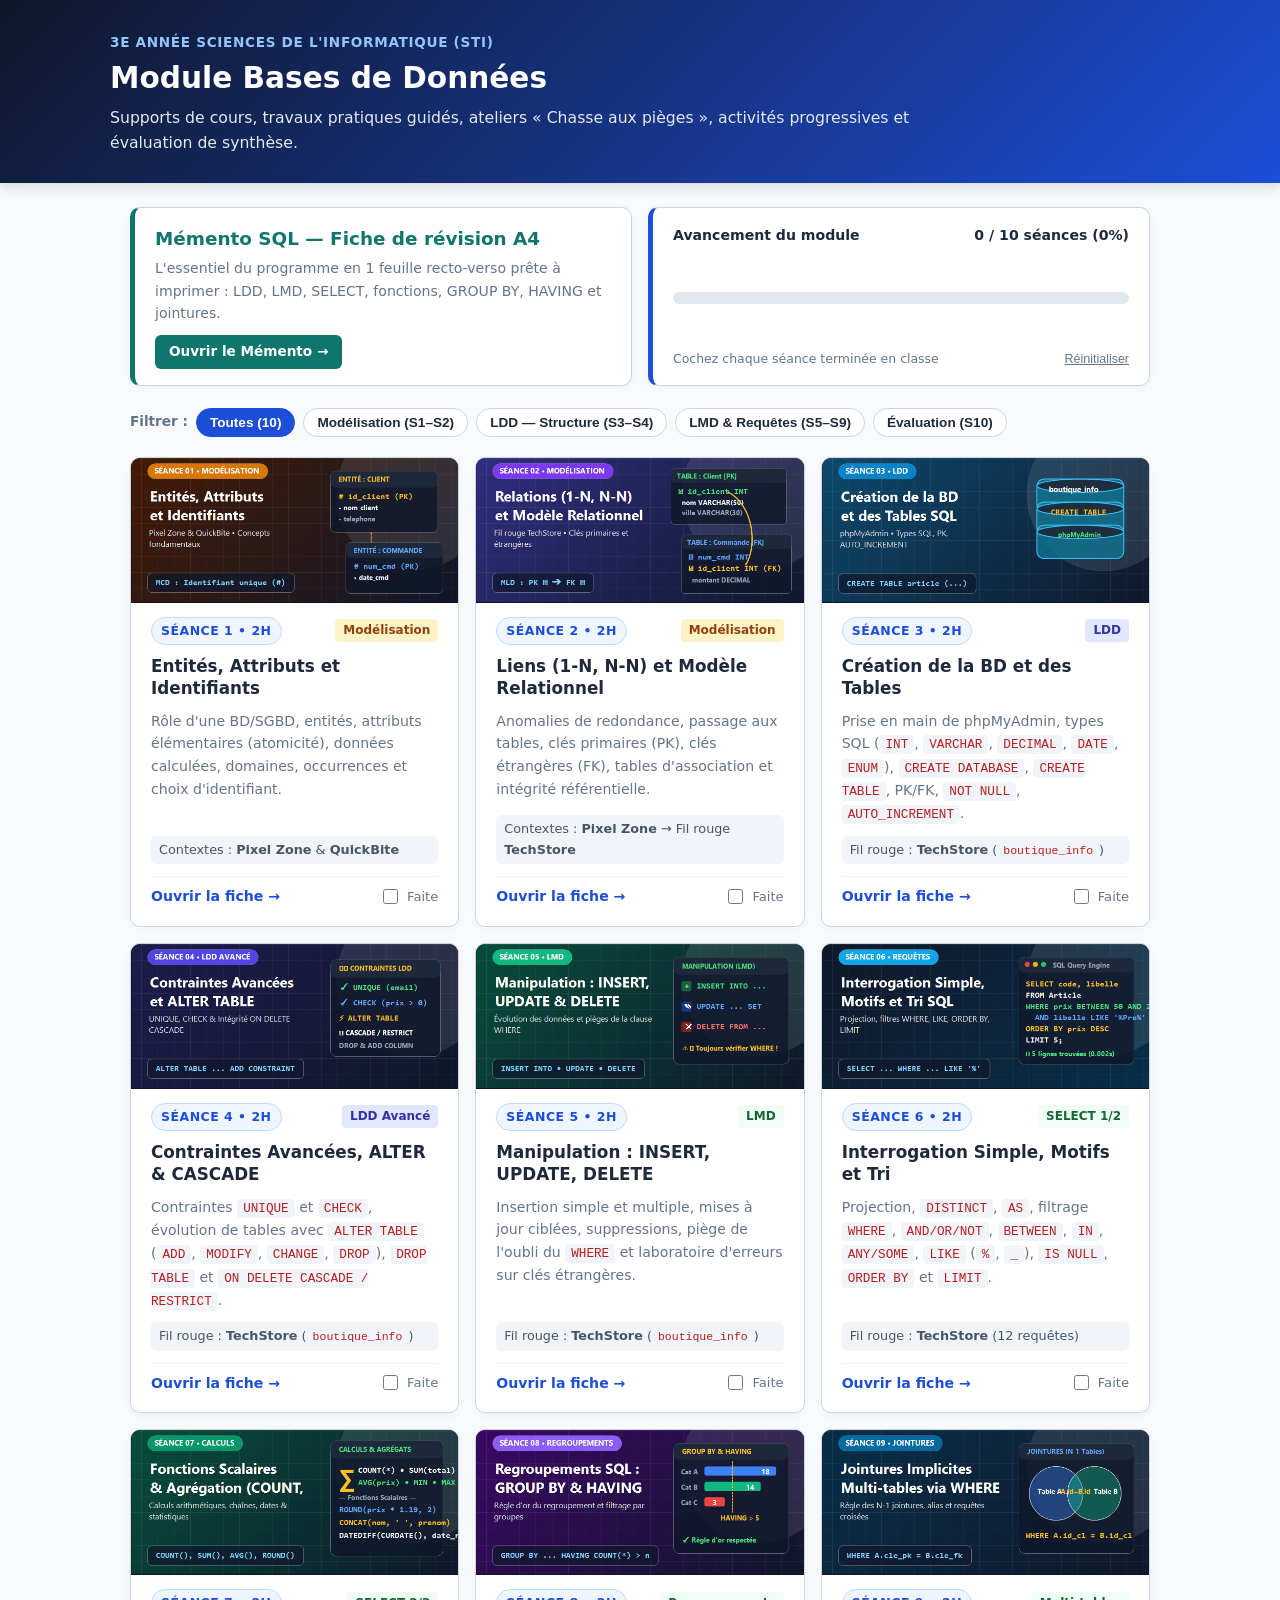
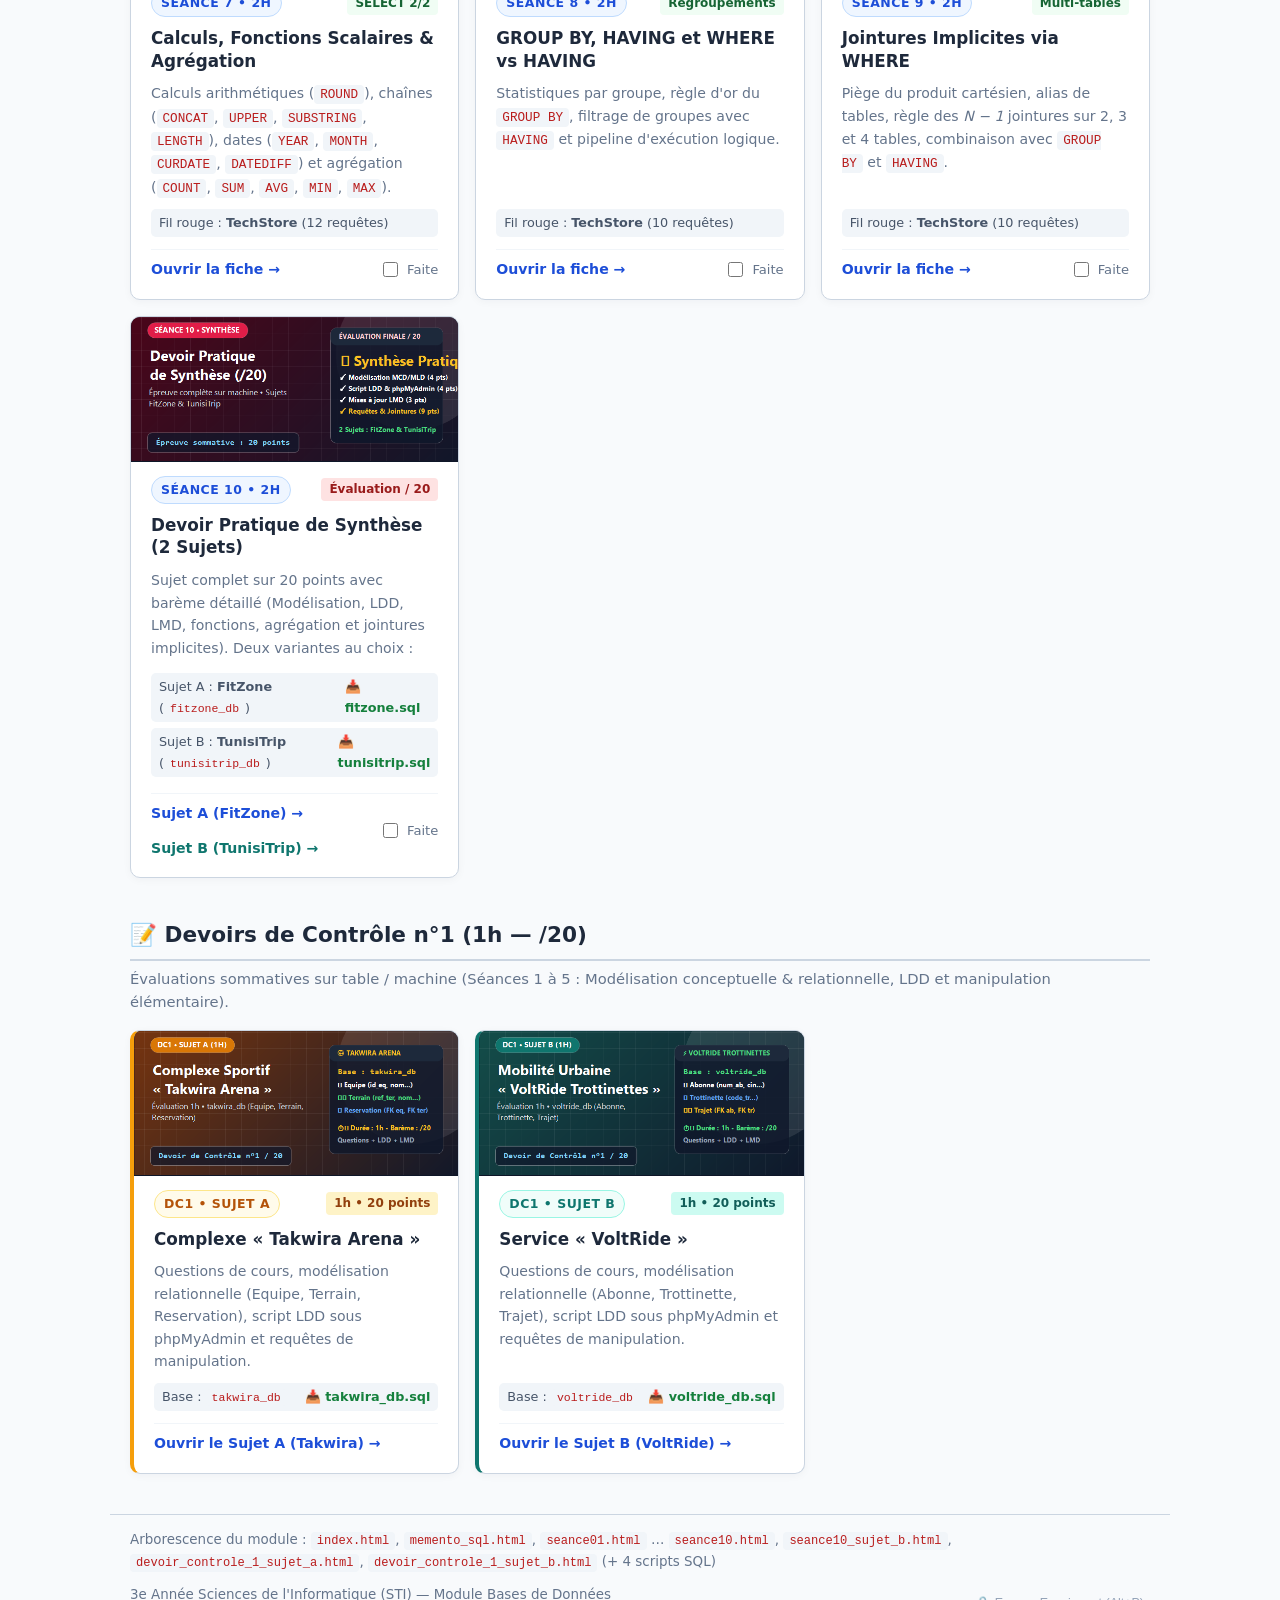
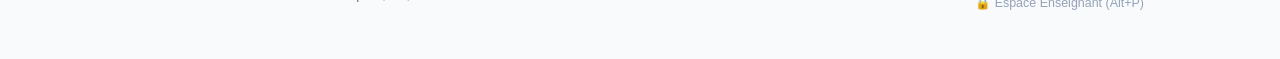
<file: index.html>
<!DOCTYPE html>
<html lang="fr">

<head>
  <meta charset="UTF-8">
  <meta name="viewport" content="width=device-width, initial-scale=1.0">
  <title>Module Bases de Données — Sommaire des 10 Séances (3e Info STI)</title>
  <link rel="stylesheet" href="assets/style.css">
</head>

<body>

  <header class="hero">
    <div class="hero-inner">
      <div class="hero-meta">3e Année Sciences de l'Informatique (STI)</div>
      <h1>Module Bases de Données</h1>
      <p>Supports de cours, travaux pratiques guidés, ateliers « Chasse aux pièges », activités progressives et
        évaluation de synthèse.</p>
      <div id="teacherBannerIndex" class="teacher-banner-index">
        <span>🎓 <strong>Mode Enseignant actif</strong> — Les corrigés et découpages horaires sont déverrouillés sur l'ensemble du module.</span>
        <button id="btnIndexLogout" class="btn-teacher-logout" type="button">🔒 Verrouiller (Mode Élève)</button>
      </div>
    </div>
  </header>

  <main class="index-container">

    <!-- Panneaux supérieurs : Mémento + Suivi -->
    <section class="top-panels">
      <div class="panel panel-memento">
        <div>
          <h2>Mémento SQL — Fiche de révision A4</h2>
          <p>L'essentiel du programme en 1 feuille recto-verso prête à imprimer : LDD, LMD, SELECT, fonctions, GROUP BY,
            HAVING et jointures.</p>
        </div>
        <a class="btn-link" href="memento_sql.html">Ouvrir le Mémento →</a>
      </div>

      <div class="panel panel-progress">
        <div class="progress-header">
          <span>Avancement du module</span>
          <span id="progressText">0 / 10 séances (0%)</span>
        </div>
        <div class="progress-bar-bg">
          <div id="progressFill" class="progress-bar-fill"></div>
        </div>
        <div class="progress-footer">
          <span>Cochez chaque séance terminée en classe</span>
          <button id="btnReset" class="btn-reset" type="button">Réinitialiser</button>
        </div>
      </div>
    </section>

    <!-- Filtres par partie -->
    <nav class="filter-bar" aria-label="Filtrer les séances par thème">
      <span class="filter-label">Filtrer :</span>
      <button class="filter-btn active" data-filter="all" type="button">Toutes (10)</button>
      <button class="filter-btn" data-filter="model" type="button">Modélisation (S1–S2)</button>
      <button class="filter-btn" data-filter="ldd" type="button">LDD — Structure (S3–S4)</button>
      <button class="filter-btn" data-filter="lmd" type="button">LMD &amp; Requêtes (S5–S9)</button>
      <button class="filter-btn" data-filter="eval" type="button">Évaluation (S10)</button>
    </nav>

    <!-- Grille des 10 séances -->
    <section class="sessions-grid" id="sessionsGrid">

      <!-- Séance 1 -->
      <article class="card" data-cat="model" data-id="s01">
        <div class="card-thumb">
          <img src="assets/images/seance01.png" alt="Illustration Séance 1 — Entités, Attributs et Identifiants" loading="lazy">
        </div>
        <div class="card-top">
          <span class="session-num">Séance 1 • 2h</span>
          <span class="tag-cat tag-model">Modélisation</span>
        </div>
        <h3>Entités, Attributs et Identifiants</h3>
        <p>Rôle d'une BD/SGBD, entités, attributs élémentaires (atomicité), données calculées, domaines, occurrences et
          choix d'identifiant.</p>
        <div class="card-context">Contextes : <strong>Pixel Zone</strong> &amp; <strong>QuickBite</strong></div>
        <div class="card-actions">
          <a class="open-link" href="seance01.html">Ouvrir la fiche →</a>
          <label class="check-label"><input type="checkbox" class="session-check"> Faite</label>
        </div>
      </article>

      <!-- Séance 2 -->
      <article class="card" data-cat="model" data-id="s02">
        <div class="card-thumb">
          <img src="assets/images/seance02.png" alt="Illustration Séance 2 — Relations et Modèle Relationnel" loading="lazy">
        </div>
        <div class="card-top">
          <span class="session-num">Séance 2 • 2h</span>
          <span class="tag-cat tag-model">Modélisation</span>
        </div>
        <h3>Liens (1-N, N-N) et Modèle Relationnel</h3>
        <p>Anomalies de redondance, passage aux tables, clés primaires (PK), clés étrangères (FK), tables d'association
          et intégrité référentielle.</p>
        <div class="card-context">Contextes : <strong>Pixel Zone</strong> → Fil rouge <strong>TechStore</strong></div>
        <div class="card-actions">
          <a class="open-link" href="seance02.html">Ouvrir la fiche →</a>
          <label class="check-label"><input type="checkbox" class="session-check"> Faite</label>
        </div>
      </article>

      <!-- Séance 3 -->
      <article class="card" data-cat="ldd" data-id="s03">
        <div class="card-thumb">
          <img src="assets/images/seance03.png" alt="Illustration Séance 3 — Création de la BD et des Tables SQL" loading="lazy">
        </div>
        <div class="card-top">
          <span class="session-num">Séance 3 • 2h</span>
          <span class="tag-cat tag-ldd">LDD</span>
        </div>
        <h3>Création de la BD et des Tables</h3>
        <p>Prise en main de phpMyAdmin, types SQL (<code>INT</code>, <code>VARCHAR</code>, <code>DECIMAL</code>,
          <code>DATE</code>, <code>ENUM</code>), <code>CREATE DATABASE</code>, <code>CREATE TABLE</code>, PK/FK,
          <code>NOT NULL</code>, <code>AUTO_INCREMENT</code>.</p>
        <div class="card-context">Fil rouge : <strong>TechStore</strong> (<code>boutique_info</code>)</div>
        <div class="card-actions">
          <a class="open-link" href="seance03.html">Ouvrir la fiche →</a>
          <label class="check-label"><input type="checkbox" class="session-check"> Faite</label>
        </div>
      </article>

      <!-- Séance 4 -->
      <article class="card" data-cat="ldd" data-id="s04">
        <div class="card-thumb">
          <img src="assets/images/seance04.png" alt="Illustration Séance 4 — Contraintes Avancées, ALTER et CASCADE" loading="lazy">
        </div>
        <div class="card-top">
          <span class="session-num">Séance 4 • 2h</span>
          <span class="tag-cat tag-ldd">LDD Avancé</span>
        </div>
        <h3>Contraintes Avancées, ALTER &amp; CASCADE</h3>
        <p>Contraintes <code>UNIQUE</code> et <code>CHECK</code>, évolution de tables avec <code>ALTER TABLE</code>
          (<code>ADD</code>, <code>MODIFY</code>, <code>CHANGE</code>, <code>DROP</code>), <code>DROP TABLE</code> et
          <code>ON DELETE CASCADE / RESTRICT</code>.</p>
        <div class="card-context">Fil rouge : <strong>TechStore</strong> (<code>boutique_info</code>)</div>
        <div class="card-actions">
          <a class="open-link" href="seance04.html">Ouvrir la fiche →</a>
          <label class="check-label"><input type="checkbox" class="session-check"> Faite</label>
        </div>
      </article>

      <!-- Séance 5 -->
      <article class="card" data-cat="lmd" data-id="s05">
        <div class="card-thumb">
          <img src="assets/images/seance05.png" alt="Illustration Séance 5 — Manipulation INSERT, UPDATE, DELETE" loading="lazy">
        </div>
        <div class="card-top">
          <span class="session-num">Séance 5 • 2h</span>
          <span class="tag-cat tag-lmd">LMD</span>
        </div>
        <h3>Manipulation : INSERT, UPDATE, DELETE</h3>
        <p>Insertion simple et multiple, mises à jour ciblées, suppressions, piège de l'oubli du <code>WHERE</code> et
          laboratoire d'erreurs sur clés étrangères.</p>
        <div class="card-context">Fil rouge : <strong>TechStore</strong> (<code>boutique_info</code>)</div>
        <div class="card-actions">
          <a class="open-link" href="seance05.html">Ouvrir la fiche →</a>
          <label class="check-label"><input type="checkbox" class="session-check"> Faite</label>
        </div>
      </article>

      <!-- Séance 6 -->
      <article class="card" data-cat="lmd" data-id="s06">
        <div class="card-thumb">
          <img src="assets/images/seance06.png" alt="Illustration Séance 6 — Interrogation Simple, Motifs et Tri" loading="lazy">
        </div>
        <div class="card-top">
          <span class="session-num">Séance 6 • 2h</span>
          <span class="tag-cat tag-lmd">SELECT 1/2</span>
        </div>
        <h3>Interrogation Simple, Motifs et Tri</h3>
        <p>Projection, <code>DISTINCT</code>, <code>AS</code>, filtrage <code>WHERE</code>, <code>AND/OR/NOT</code>,
          <code>BETWEEN</code>, <code>IN</code>, <code>ANY/SOME</code>, <code>LIKE</code> (<code>%</code>,
          <code>_</code>), <code>IS NULL</code>, <code>ORDER BY</code> et <code>LIMIT</code>.</p>
        <div class="card-context">Fil rouge : <strong>TechStore</strong> (12 requêtes)</div>
        <div class="card-actions">
          <a class="open-link" href="seance06.html">Ouvrir la fiche →</a>
          <label class="check-label"><input type="checkbox" class="session-check"> Faite</label>
        </div>
      </article>

      <!-- Séance 7 -->
      <article class="card" data-cat="lmd" data-id="s07">
        <div class="card-thumb">
          <img src="assets/images/seance07.png" alt="Illustration Séance 7 — Fonctions Scalaires et Agrégation" loading="lazy">
        </div>
        <div class="card-top">
          <span class="session-num">Séance 7 • 2h</span>
          <span class="tag-cat tag-lmd">SELECT 2/2</span>
        </div>
        <h3>Calculs, Fonctions Scalaires &amp; Agrégation</h3>
        <p>Calculs arithmétiques (<code>ROUND</code>), chaînes (<code>CONCAT</code>, <code>UPPER</code>,
          <code>SUBSTRING</code>, <code>LENGTH</code>), dates (<code>YEAR</code>, <code>MONTH</code>,
          <code>CURDATE</code>, <code>DATEDIFF</code>) et agrégation (<code>COUNT</code>, <code>SUM</code>,
          <code>AVG</code>, <code>MIN</code>, <code>MAX</code>).</p>
        <div class="card-context">Fil rouge : <strong>TechStore</strong> (12 requêtes)</div>
        <div class="card-actions">
          <a class="open-link" href="seance07.html">Ouvrir la fiche →</a>
          <label class="check-label"><input type="checkbox" class="session-check"> Faite</label>
        </div>
      </article>

      <!-- Séance 8 -->
      <article class="card" data-cat="lmd" data-id="s08">
        <div class="card-thumb">
          <img src="assets/images/seance08.png" alt="Illustration Séance 8 — GROUP BY et HAVING" loading="lazy">
        </div>
        <div class="card-top">
          <span class="session-num">Séance 8 • 2h</span>
          <span class="tag-cat tag-lmd">Regroupements</span>
        </div>
        <h3>GROUP BY, HAVING et WHERE vs HAVING</h3>
        <p>Statistiques par groupe, règle d'or du <code>GROUP BY</code>, filtrage de groupes avec <code>HAVING</code> et
          pipeline d'exécution logique.</p>
        <div class="card-context">Fil rouge : <strong>TechStore</strong> (10 requêtes)</div>
        <div class="card-actions">
          <a class="open-link" href="seance08.html">Ouvrir la fiche →</a>
          <label class="check-label"><input type="checkbox" class="session-check"> Faite</label>
        </div>
      </article>

      <!-- Séance 9 -->
      <article class="card" data-cat="lmd" data-id="s09">
        <div class="card-thumb">
          <img src="assets/images/seance09.png" alt="Illustration Séance 9 — Jointures Implicites via WHERE" loading="lazy">
        </div>
        <div class="card-top">
          <span class="session-num">Séance 9 • 2h</span>
          <span class="tag-cat tag-lmd">Multi-tables</span>
        </div>
        <h3>Jointures Implicites via WHERE</h3>
        <p>Piège du produit cartésien, alias de tables, règle des <em>N − 1</em> jointures sur 2, 3 et 4 tables,
          combinaison avec <code>GROUP BY</code> et <code>HAVING</code>.</p>
        <div class="card-context">Fil rouge : <strong>TechStore</strong> (10 requêtes)</div>
        <div class="card-actions">
          <a class="open-link" href="seance09.html">Ouvrir la fiche →</a>
          <label class="check-label"><input type="checkbox" class="session-check"> Faite</label>
        </div>
      </article>

      <!-- Séance 10 -->
      <article class="card" data-cat="eval" data-id="s10">
        <div class="card-thumb">
          <img src="assets/images/seance10.png" alt="Illustration Séance 10 — Devoir Pratique de Synthèse" loading="lazy">
        </div>
        <div class="card-top">
          <span class="session-num">Séance 10 • 2h</span>
          <span class="tag-cat tag-eval">Évaluation / 20</span>
        </div>
        <h3>Devoir Pratique de Synthèse (2 Sujets)</h3>
        <p>Sujet complet sur 20 points avec barème détaillé (Modélisation, LDD, LMD, fonctions, agrégation et
          jointures implicites). Deux variantes au choix :</p>
        <div style="display:flex; flex-direction:column; gap:6px; margin: 4px 0;">
          <div class="card-context" style="display:flex; justify-content:space-between; align-items:center;">
            <span>Sujet A : <strong>FitZone</strong> (<code>fitzone_db</code>)</span>
            <a class="open-link" href="seance10_sujet_a_fitzone.sql" download
              style="font-size:0.8rem; color:var(--corr); text-decoration:none;">📥 fitzone.sql</a>
          </div>
          <div class="card-context" style="display:flex; justify-content:space-between; align-items:center;">
            <span>Sujet B : <strong>TunisiTrip</strong> (<code>tunisitrip_db</code>)</span>
            <a class="open-link" href="seance10_sujet_b_tunisitrip.sql" download
              style="font-size:0.8rem; color:var(--corr); text-decoration:none;">📥 tunisitrip.sql</a>
          </div>
        </div>
        <div class="card-actions">
          <div style="display:flex; gap:12px; align-items:center; flex-wrap:wrap;">
            <a class="open-link" href="seance10.html">Sujet A (FitZone) →</a>
            <a class="open-link" href="seance10_sujet_b.html" style="color:var(--accent);">Sujet B (TunisiTrip) →</a>
          </div>
          <label class="check-label"><input type="checkbox" class="session-check"> Faite</label>
        </div>
      </article>

    </section>

    <!-- Section Devoirs de Contrôle (1h) -->
    <section class="dc-section" style="margin-top: 40px;">
      <div style="margin-bottom: 16px;">
        <h2 style="font-size: 1.35rem; margin: 0 0 6px; color: var(--text);">📝 Devoirs de Contrôle n°1 (1h — /20)</h2>
        <p style="margin: 0; font-size: 0.92rem; color: var(--muted);">Évaluations sommatives sur table / machine
          (Séances 1 à 5 : Modélisation conceptuelle &amp; relationnelle, LDD et manipulation élémentaire).</p>
      </div>
      <div class="sessions-grid">
        <!-- DC1 Sujet A -->
        <article class="card dc-card" style="border-left: 4px solid #f59e0b;">
          <div class="card-thumb">
            <img src="assets/images/dc1_sujet_a.png" alt="Illustration DC1 Sujet A — Takwira Arena" loading="lazy">
          </div>
          <div class="card-top">
            <span class="session-num" style="background:#fffbeb; color:#b45309; border-color:#fde68a;">DC1 • Sujet
              A</span>
            <span class="tag-cat" style="background:#fef3c7; color:#92400e;">1h • 20 points</span>
          </div>
          <h3>Complexe « Takwira Arena »</h3>
          <p>Questions de cours, modélisation relationnelle (Equipe, Terrain, Reservation), script LDD sous phpMyAdmin
            et requêtes de manipulation.</p>
          <div class="card-context" style="display:flex; justify-content:space-between; align-items:center;">
            <span>Base : <code>takwira_db</code></span>
            <a class="open-link" href="devoir_controle_1_sujet_a_takwira.sql" download
              style="font-size:0.8rem; color:var(--corr); text-decoration:none;">📥 takwira_db.sql</a>
          </div>
          <div class="card-actions">
            <a class="open-link" href="devoir_controle_1_sujet_a.html">Ouvrir le Sujet A (Takwira) →</a>
          </div>
        </article>

        <!-- DC1 Sujet B -->
        <article class="card dc-card" style="border-left: 4px solid #0f766e;">
          <div class="card-thumb">
            <img src="assets/images/dc1_sujet_b.png" alt="Illustration DC1 Sujet B — VoltRide" loading="lazy">
          </div>
          <div class="card-top">
            <span class="session-num" style="background:#f0fdfa; color:#0f766e; border-color:#99f6e4;">DC1 • Sujet
              B</span>
            <span class="tag-cat" style="background:#ccfbf1; color:#115e59;">1h • 20 points</span>
          </div>
          <h3>Service « VoltRide »</h3>
          <p>Questions de cours, modélisation relationnelle (Abonne, Trottinette, Trajet), script LDD sous phpMyAdmin et
            requêtes de manipulation.</p>
          <div class="card-context" style="display:flex; justify-content:space-between; align-items:center;">
            <span>Base : <code>voltride_db</code></span>
            <a class="open-link" href="devoir_controle_1_sujet_b_voltride.sql" download
              style="font-size:0.8rem; color:var(--corr); text-decoration:none;">📥 voltride_db.sql</a>
          </div>
          <div class="card-actions">
            <a class="open-link" href="devoir_controle_1_sujet_b.html">Ouvrir le Sujet B (VoltRide) →</a>
          </div>
        </article>
      </div>
    </section>

  </main>

  <footer class="site-footer">
    <div>Arborescence du module : <code>index.html</code>, <code>memento_sql.html</code>, <code>seance01.html</code> …
      <code>seance10.html</code>, <code>seance10_sujet_b.html</code>, <code>devoir_controle_1_sujet_a.html</code>,
      <code>devoir_controle_1_sujet_b.html</code> (+ 4 scripts SQL)</div>
    <div>3e Année Sciences de l'Informatique (STI) — Module Bases de Données</div>
    <div style="margin-top: 8px;">
      <button id="btnFooterTeacher" type="button" style="border:none; background:transparent; color:#94a3b8; font-size:0.78rem; cursor:pointer;" title="Accès Enseignant (Raccourci Alt+P)">🔒 Espace Enseignant (Alt+P)</button>
    </div>
  </footer>

  <script src="assets/script.js"></script>
  <script>
    const STORAGE_KEY = "bd_3info_progress_v1";
    const cards = Array.from(document.querySelectorAll("#sessionsGrid .card"));
    const filterBtns = document.querySelectorAll(".filter-btn");
    const progressText = document.getElementById("progressText");
    const progressFill = document.getElementById("progressFill");
    const btnReset = document.getElementById("btnReset");

    // Charger l'état sauvegardé
    function loadProgress() {
      let saved = {};
      try {
        saved = JSON.parse(localStorage.getItem(STORAGE_KEY) || "{}");
      } catch (e) {
        saved = {};
      }
      cards.forEach((card) => {
        const id = card.dataset.id;
        const cb = card.querySelector(".session-check");
        const isDone = Boolean(saved[id]);
        cb.checked = isDone;
        card.classList.toggle("done", isDone);
      });
      updateBar();
    }

    // Sauvegarder et actualiser la barre
    function saveProgress() {
      const data = {};
      cards.forEach((card) => {
        const cb = card.querySelector(".session-check");
        data[card.dataset.id] = cb.checked;
        card.classList.toggle("done", cb.checked);
      });
      localStorage.setItem(STORAGE_KEY, JSON.stringify(data));
      updateBar();
    }

    function updateBar() {
      const total = cards.length;
      const done = cards.filter((c) => c.querySelector(".session-check").checked).length;
      const pct = Math.round((done / total) * 100);
      progressText.textContent = `${done} / ${total} séances (${pct}%)`;
      progressFill.style.width = `${pct}%`;
    }

    cards.forEach((card) => {
      card.querySelector(".session-check").addEventListener("change", saveProgress);
    });

    btnReset.addEventListener("click", () => {
      localStorage.removeItem(STORAGE_KEY);
      loadProgress();
    });

    // Filtrage par catégorie
    filterBtns.forEach((btn) => {
      btn.addEventListener("click", () => {
        filterBtns.forEach((b) => b.classList.remove("active"));
        btn.classList.add("active");
        const filter = btn.dataset.filter;
        cards.forEach((card) => {
          const match = filter === "all" || card.dataset.cat === filter;
          card.classList.toggle("hidden", !match);
        });
      });
    });

    loadProgress();
  </script>
</body>

</html>
</file>
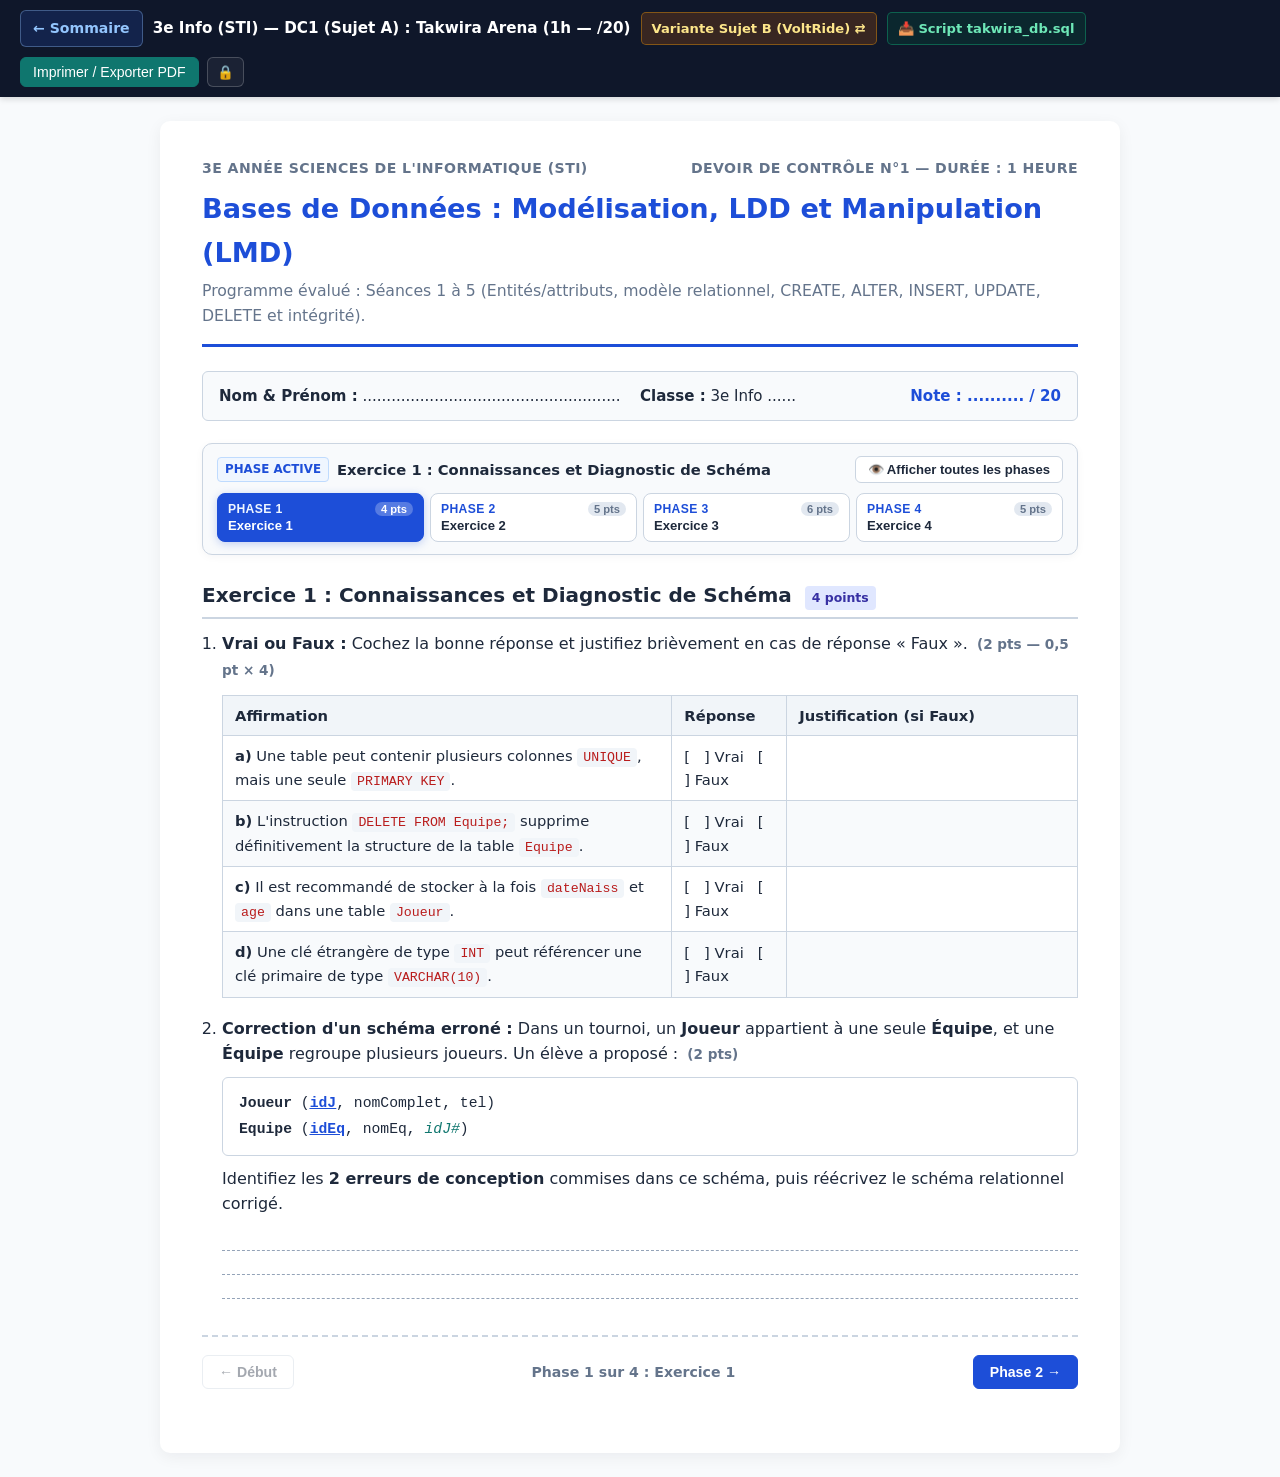
<file: devoir_controle_1_sujet_a.html>
<!DOCTYPE html>
<html lang="fr">
<head>
  <meta charset="UTF-8">
  <meta name="viewport" content="width=device-width, initial-scale=1.0">
  <title>Devoir de Contrôle n°1 — Bases de Données : Séances 1 à 5 (3e Info)</title>
  <link rel="stylesheet" href="assets/style.css">
</head>
<body>

  <!-- Barre d'outils enseignant -->
  <div class="toolbar">
    <div class="toolbar-left">
      <a class="btn-back" href="index.html">← Sommaire</a>
      <span class="toolbar-title">3e Info (STI) — DC1 (Sujet A) : Takwira Arena (1h — /20)</span>
      <a class="btn-variant" href="devoir_controle_1_sujet_b.html">Variante Sujet B (VoltRide) ⇄</a>
      <a class="btn-sql" href="devoir_controle_1_sujet_a_takwira.sql" download>📥 Script takwira_db.sql</a>
    </div>
    <div class="toolbar-actions">
      <button id="btnPlan" class="btn" type="button">Afficher le barème &amp; minutage</button>
      <button id="btnSolutions" class="btn" type="button">Afficher le corrigé</button>
      <button id="btnPrint" class="btn btn-print" type="button">Imprimer / Exporter PDF</button>
    </div>
  </div>

  <main class="container">

    <!-- En-tête -->
    <header class="sheet-header">
      <div class="meta-row">
        <span>3e Année Sciences de l'Informatique (STI)</span>
        <span>Devoir de Contrôle n°1 — Durée : 1 heure</span>
      </div>
      <h1>Bases de Données : Modélisation, LDD et Manipulation (LMD)</h1>
      <p class="subtitle">Programme évalué : Séances 1 à 5 (Entités/attributs, modèle relationnel, CREATE, ALTER, INSERT, UPDATE, DELETE et intégrité).</p>
    </header>

    <!-- Cartouche élève -->
    <div class="student-box">
      <div><strong>Nom &amp; Prénom :</strong> ......................................................</div>
      <div><strong>Classe :</strong> 3e Info ......</div>
      <div class="note-box">Note : .......... / 20</div>
    </div>

    <!-- Barème détaillé (prof) -->
    <section class="teacher-plan">
      <h3 style="margin-top:0;">Barème détaillé (20 points) et minutage conseillé (60 min)</h3>
      <table>
        <thead>
          <tr>
            <th>Exercice</th>
            <th>Durée</th>
            <th>Détail du barème</th>
            <th>Total</th>
          </tr>
        </thead>
        <tbody>
          <tr>
            <td><strong>Exercice 1 — Connaissances &amp; Diagnostic</strong></td>
            <td>10 min</td>
            <td>Q1 : Vrai/Faux justifié (2 pts) + Q2 : Correction schéma (2 pts)</td>
            <td><strong>4 pts</strong></td>
          </tr>
          <tr>
            <td><strong>Exercice 2 — Modélisation (Takwira Arena)</strong></td>
            <td>15 min</td>
            <td>Q1 (1 pt) + Q2 (2,5 pts) + Q3 (1 pt) + Q4 (0,5 pt)</td>
            <td><strong>5 pts</strong></td>
          </tr>
          <tr>
            <td><strong>Exercice 3 — LDD SQL (CREATE / ALTER)</strong></td>
            <td>20 min</td>
            <td>Q1 (1,5 pt) + Q2 (2,5 pts) + Q3 (2 pts)</td>
            <td><strong>6 pts</strong></td>
          </tr>
          <tr>
            <td><strong>Exercice 4 — LMD SQL &amp; Intégrité</strong></td>
            <td>15 min</td>
            <td>Q1 (1,5 pt) + Q2 (1 pt) + Q3 (1 pt) + Q4 (0,5 pt) + Q5 (1 pt)</td>
            <td><strong>5 pts</strong></td>
          </tr>
          <tr>
            <td colspan="3" style="text-align:right;"><strong>TOTAL GÉNÉRAL</strong></td>
            <td><strong>20 pts</strong></td>
          </tr>
        </tbody>
      </table>
    </section>

    <!-- EXERCICE 1 -->
    <section class="phase">
      <h2>
        <span>Exercice 1 : Connaissances et Diagnostic de Schéma</span>
        <span class="badge-pts">4 points</span>
      </h2>

      <ol class="questions">
        <li>
          <strong>Vrai ou Faux :</strong> Cochez la bonne réponse et justifiez brièvement en cas de réponse « Faux ». <span class="q-pts">(2 pts — 0,5 pt × 4)</span>
          <table>
            <thead>
              <tr>
                <th>Affirmation</th>
                <th style="width: 115px;">Réponse</th>
                <th style="width: 34%;">Justification (si Faux)</th>
              </tr>
            </thead>
            <tbody>
              <tr>
                <td><strong>a)</strong> Une table peut contenir plusieurs colonnes <code>UNIQUE</code>, mais une seule <code>PRIMARY KEY</code>.</td>
                <td>[ &nbsp; ] Vrai &nbsp; [ &nbsp; ] Faux</td>
                <td></td>
              </tr>
              <tr>
                <td><strong>b)</strong> L'instruction <code>DELETE FROM Equipe;</code> supprime définitivement la structure de la table <code>Equipe</code>.</td>
                <td>[ &nbsp; ] Vrai &nbsp; [ &nbsp; ] Faux</td>
                <td></td>
              </tr>
              <tr>
                <td><strong>c)</strong> Il est recommandé de stocker à la fois <code>dateNaiss</code> et <code>age</code> dans une table <code>Joueur</code>.</td>
                <td>[ &nbsp; ] Vrai &nbsp; [ &nbsp; ] Faux</td>
                <td></td>
              </tr>
              <tr>
                <td><strong>d)</strong> Une clé étrangère de type <code>INT</code> peut référencer une clé primaire de type <code>VARCHAR(10)</code>.</td>
                <td>[ &nbsp; ] Vrai &nbsp; [ &nbsp; ] Faux</td>
                <td></td>
              </tr>
            </tbody>
          </table>
        </li>

        <li>
          <strong>Correction d'un schéma erroné :</strong> Dans un tournoi, un <strong>Joueur</strong> appartient à une seule <strong>Équipe</strong>, et une <strong>Équipe</strong> regroupe plusieurs joueurs. Un élève a proposé : <span class="q-pts">(2 pts)</span>
          <div class="schema-list">
            <strong>Joueur</strong> (<span class="pk"><u>idJ</u></span>, nomComplet, tel)<br>
            <strong>Equipe</strong> (<span class="pk"><u>idEq</u></span>, nomEq, <span class="fk">idJ#</span>)
          </div>
          Identifiez les <strong>2 erreurs de conception</strong> commises dans ce schéma, puis réécrivez le schéma relationnel corrigé.
          <div class="answer-lines"><div class="answer-line"></div><div class="answer-line"></div><div class="answer-line"></div></div>
        </li>
      </ol>

      <div class="solution">
        <span class="solution-label">Corrigé — Exercice 1 (4 pts)</span>
        <p><strong>1. Vrai / Faux (2 pts) :</strong><br>
          • <strong>a) Vrai</strong> (0,5 pt).<br>
          • <strong>b) Faux</strong> — <code>DELETE</code> vide uniquement les enregistrements (lignes) ; c'est <code>DROP TABLE Equipe;</code> qui détruit la structure (0,5 pt).<br>
          • <strong>c) Faux</strong> — <code>age</code> est un attribut calculé (dérivé de <code>dateNaiss</code>) qui deviendrait obsolète (0,5 pt).<br>
          • <strong>d) Faux</strong> — La clé étrangère et la clé primaire référencée doivent avoir exactement le même type de données (0,5 pt).
        </p>
        <p style="margin-bottom:0;"><strong>2. Diagnostic et correction (2 pts) :</strong><br>
          • <strong>Erreur 1 (Atomicité — 0,5 pt) :</strong> <code>nomComplet</code> est un attribut composé → à éclater en <code>nom</code> et <code>prenom</code>.<br>
          • <strong>Erreur 2 (Sens de la FK — 0,5 pt) :</strong> Dans un lien <code>1-N</code> (<code>Equipe</code> → <code>Joueur</code>), la clé étrangère doit migrer côté <code>N</code> (dans <code>Joueur</code>, pas dans <code>Equipe</code>).<br>
          • <strong>Schéma corrigé (1 pt) :</strong> <code>Equipe(<u>idEq</u>, nomEq)</code> et <code>Joueur(<u>idJ</u>, nom, prenom, tel, idEq#)</code>.
        </p>
      </div>
    </section>

    <!-- EXERCICE 2 -->
    <section class="phase">
      <h2>
        <span>Exercice 2 : Modélisation — Complexe « Takwira Arena »</span>
        <span class="badge-pts">5 points</span>
      </h2>

      <div class="context-box">
        <div class="diagram-wrap">
  <svg viewBox="0 0 820 185" width="100%" height="185" xmlns="http://www.w3.org/2000/svg" role="img" aria-label="Schéma Relationnel complet de takwira_db">
    <defs>
      <marker id="arr-dc1a-b" viewBox="0 0 10 10" refX="9" refY="5" markerWidth="6" markerHeight="6" orient="auto">
        <path d="M 0 1.5 L 9 5 L 0 8.5 z" fill="#1d4ed8"/>
      </marker>
      <marker id="arr-dc1a-p" viewBox="0 0 10 10" refX="9" refY="5" markerWidth="6" markerHeight="6" orient="auto">
        <path d="M 0 1.5 L 9 5 L 0 8.5 z" fill="#7c3aed"/>
      </marker>
    </defs>

    <!-- Table Terrain -->
    <g transform="translate(25, 15)">
      <rect x="0" y="0" width="195" height="130" rx="7" fill="#ffffff" stroke="#1d4ed8" stroke-width="1.8"/>
      <rect x="0" y="0" width="195" height="28" rx="7" fill="#eff6ff"/>
      <text x="97" y="19" text-anchor="middle" font-size="12" font-weight="700" fill="#1d4ed8">Terrain</text>
      <text x="12" y="49" font-size="9.5" font-weight="700" fill="#1d4ed8" text-decoration="underline">codeTer (VARCHAR 5)</text>
      <text x="12" y="70" font-size="9" fill="#334155">nomTer (VARCHAR 30)</text>
      <text x="12" y="90" font-size="9" fill="#334155">typeGazon (CHECK Synt./Hyb.)</text>
      <text x="12" y="110" font-size="9" fill="#334155">tarifH (DECIMAL 5,2 > 0)</text>
    </g>

    <!-- Table Reservation -->
    <g transform="translate(305, 15)">
      <rect x="0" y="0" width="210" height="130" rx="7" fill="#ffffff" stroke="#0f766e" stroke-width="1.8"/>
      <rect x="0" y="0" width="210" height="28" rx="7" fill="#f0fdfa"/>
      <text x="105" y="19" text-anchor="middle" font-size="12" font-weight="700" fill="#0f766e">Reservation</text>
      <text x="12" y="49" font-size="9.5" font-weight="700" fill="#0f766e" text-decoration="underline">numRes (INT AUTO)</text>
      <text x="12" y="69" font-size="9" fill="#334155">dateRes (DATE), heureDeb</text>
      <text x="12" y="87" font-size="9" fill="#334155">dureeH (CHECK BETWEEN 1 AND 3)</text>
      <text x="12" y="106" font-size="9.5" font-weight="700" fill="#1d4ed8">codeTer# (FK)</text>
      <text x="12" y="123" font-size="9.5" font-weight="700" fill="#7c3aed">idEq# (FK)</text>
    </g>

    <!-- Table Equipe -->
    <g transform="translate(600, 15)">
      <rect x="0" y="0" width="195" height="130" rx="7" fill="#ffffff" stroke="#7c3aed" stroke-width="1.8"/>
      <rect x="0" y="0" width="195" height="28" rx="7" fill="#f5f3ff"/>
      <text x="97" y="19" text-anchor="middle" font-size="12" font-weight="700" fill="#7c3aed">Equipe</text>
      <text x="12" y="49" font-size="9.5" font-weight="700" fill="#7c3aed" text-decoration="underline">idEq (INT AUTO)</text>
      <text x="12" y="70" font-size="9" fill="#334155">nomEq (VARCHAR 30 UNIQUE)</text>
      <text x="12" y="90" font-size="9" fill="#334155">telCap (VARCHAR 15)</text>
      <text x="12" y="110" font-size="9" fill="#334155">ville (VARCHAR 30)</text>
    </g>

    <!-- Connecteurs d'intégrité référentielle (Point FK • ➔ Clé Primaire PK) -->
    <!-- 1. Reservation.codeTer# -> Terrain.codeTer -->
    <circle cx="305" cy="121" r="3.5" fill="#1d4ed8"/>
    <path d="M 305 121 C 260 121, 265 64, 220 64" fill="none" stroke="#1d4ed8" stroke-width="1.8" marker-end="url(#arr-dc1a-b)"/>

    <!-- 2. Reservation.idEq# -> Equipe.idEq -->
    <circle cx="515" cy="138" r="3.5" fill="#7c3aed"/>
    <path d="M 515 138 C 560 138, 555 64, 600 64" fill="none" stroke="#7c3aed" stroke-width="1.8" marker-end="url(#arr-dc1a-p)"/>

    <text x="410" y="170" text-anchor="middle" font-size="9.5" font-weight="600" fill="#475569">Légende : Le point • part de la Clé Étrangère (FK #) et la flèche ➔ pointe vers la Clé Primaire (PK soulignée) correspondante.</text>
  </svg>
  <div class="diagram-caption">Figure DC1A.1 — Schéma Relationnel de la base Takwira Arena (Terrain, Reservation, Equipe).</div>
</div>
Le complexe de terrains de mini-foot <strong>Takwira Arena</strong> souhaite créer une base de données nommée <code>takwira_db</code> pour gérer ses réservations :
        <ul style="margin:6px 0 0; padding-left:20px;">
          <li>Chaque <strong>Terrain</strong> est identifié par un code (<code>codeTer</code>, ex. <code>T01</code>), possède un nom (<code>nomTer</code>), un type de gazon (<code>typeGazon</code> : <em>Synthétique</em> ou <em>Hybride</em>) et un tarif horaire en dinars (<code>tarifH</code>).</li>
          <li>Chaque <strong>Équipe</strong> possède un numéro auto-incrémenté (<code>idEq</code>), un nom (<code>nomEq</code>), le téléphone de son capitaine (<code>telCap</code>) et sa ville (<code>ville</code>).</li>
          <li>Chaque <strong>Réservation</strong> est identifiée par un numéro auto-incrémenté (<code>numRes</code>), possède une date (<code>dateRes</code>), une heure de début entière (<code>heureDeb</code>, ex. <code>18</code>) et une durée en heures (<code>dureeH</code>). Un terrain accueille <em>plusieurs</em> réservations, mais chaque réservation concerne <em>un seul</em> terrain. Une équipe effectue <em>plusieurs</em> réservations, mais chaque réservation appartient à <em>une seule</em> équipe.</li>
        </ul>
      </div>

      <ol class="questions">
        <li>Précisez le type de lien (<code>1-N</code> ou <code>N-N</code>) entre <strong>Terrain</strong> et <strong>Réservation</strong>, puis entre <strong>Équipe</strong> et <strong>Réservation</strong>. <span class="q-pts">(1 pt)</span>
          <div class="answer-lines"><div class="answer-line"></div></div>
        </li>
        <li>Écrivez la <strong>représentation textuelle complète</strong> des <strong>3 tables</strong> (<code>Terrain</code>, <code>Equipe</code>, <code>Reservation</code>) en soulignant les clés primaires (<code><u>pk</u></code>) et en faisant suivre les clés étrangères du symbole <code>#</code> (<code>fk#</code>). <span class="q-pts">(2,5 pts)</span>
          <div class="answer-lines"><div class="answer-line"></div><div class="answer-line"></div><div class="answer-line"></div></div>
        </li>
        <li>Indiquez dans quel ordre il faut <strong>créer</strong> ces 3 tables en SQL, puis dans quel ordre il faudrait les <strong>supprimer</strong> avec <code>DROP TABLE</code>. <span class="q-pts">(1 pt)</span>
          <div class="answer-lines"><div class="answer-line"></div></div>
        </li>
        <li>Pourquoi choisit-on le type <code>VARCHAR</code> plutôt que <code>INT</code> pour la colonne <code>telCap</code> ? <span class="q-pts">(0,5 pt)</span>
          <div class="answer-lines"><div class="answer-line"></div></div>
        </li>
      </ol>

      <div class="solution">
        <span class="solution-label">Corrigé — Exercice 2 (5 pts)</span>
        <p><strong>1. Types de liens (1 pt) :</strong> <code>Terrain</code> — <code>Reservation</code> : <strong>1-N</strong> (0,5 pt) | <code>Equipe</code> — <code>Reservation</code> : <strong>1-N</strong> (0,5 pt).</p>
        <p><strong>2. Modèle relationnel (2,5 pts) :</strong></p>
        <div class="schema-list">
          <strong>Terrain</strong> (<span class="pk"><u>codeTer</u></span>, nomTer, typeGazon, tarifH)<br>
          <strong>Equipe</strong> (<span class="pk"><u>idEq</u></span>, nomEq, telCap, ville)<br>
          <strong>Reservation</strong> (<span class="pk"><u>numRes</u></span>, dateRes, heureDeb, dureeH, <span class="fk">codeTer#</span>, <span class="fk">idEq#</span>)
        </div>
        <p><strong>3. Ordre (1 pt) :</strong> Création : <code>Terrain</code> et <code>Equipe</code> d'abord, puis <code>Reservation</code> (0,5 pt). Suppression : <code>Reservation</code> d'abord, puis <code>Terrain</code> et <code>Equipe</code> (0,5 pt).</p>
        <p style="margin-bottom:0;"><strong>4. Type de <code>telCap</code> (0,5 pt) :</strong> On ne fait pas de calculs arithmétiques sur un numéro de téléphone, et <code>INT</code> supprimerait les zéros initiaux ou interdirait le préfixe <code>+216</code>.</p>
      </div>
    </section>

    <!-- EXERCICE 3 -->
    <section class="phase page-break">
      <h2>
        <span>Exercice 3 : Langage de Définition de Données (LDD)</span>
        <span class="badge-pts">6 points</span>
      </h2>

      <p>On suppose que la base <code>takwira_db</code> et la table <code>Equipe(idEq INT AUTO_INCREMENT PRIMARY KEY, nomEq VARCHAR(40) NOT NULL, telCap VARCHAR(15) NOT NULL, ville VARCHAR(30) NOT NULL)</code> sont déjà créées.</p>

      <ol class="questions">
        <li>
          Écrivez la requête SQL de création de la table <code>Terrain</code> respectant les règles suivantes : <span class="q-pts">(1,5 pt)</span>
          <ul>
            <li><code>codeTer</code> : chaîne de 5 caractères max, clé primaire ;</li>
            <li><code>nomTer</code> : chaîne de 40 caractères max, obligatoire ;</li>
            <li><code>typeGazon</code> : liste fermée parmi <code>'Synthétique'</code> et <code>'Hybride'</code>, obligatoire ;</li>
            <li><code>tarifH</code> : nombre décimal (7 chiffres dont 3 après la virgule), obligatoire et <strong>strictement positif</strong>.</li>
          </ul>
          <div class="answer-lines"><div class="answer-line"></div><div class="answer-line"></div><div class="answer-line"></div><div class="answer-line"></div></div>
        </li>

        <li>
          Écrivez la requête SQL de création de la table <code>Reservation</code> : <span class="q-pts">(2,5 pts)</span>
          <ul>
            <li><code>numRes</code> : entier auto-incrémenté, clé primaire ;</li>
            <li><code>dateRes</code> : date obligatoire ; <code>heureDeb</code> : entier obligatoire ;</li>
            <li><code>dureeH</code> : entier obligatoire, valeur par défaut <code>1</code>, compris entre <code>1</code> et <code>3</code> inclus ;</li>
            <li><code>codeTer</code> : clé étrangère vers <code>Terrain(codeTer)</code> avec <code>ON DELETE RESTRICT</code> ;</li>
            <li><code>idEq</code> : clé étrangère vers <code>Equipe(idEq)</code> avec <code>ON DELETE CASCADE</code>.</li>
          </ul>
          <div class="answer-lines"><div class="answer-line"></div><div class="answer-line"></div><div class="answer-line"></div><div class="answer-line"></div><div class="answer-line"></div></div>
        </li>

        <li>
          Écrivez les <strong>3 requêtes <code>ALTER TABLE</code></strong> permettant d'effectuer les évolutions suivantes : <span class="q-pts">(2 pts)</span>
          <ul>
            <li><strong>a)</strong> Ajouter à la table <code>Equipe</code> une colonne <code>emailCap</code> de type <code>VARCHAR(80)</code>, facultative et <strong>unique</strong>. <span class="q-pts">(1 pt)</span></li>
            <li><strong>b)</strong> Agrandir la colonne <code>nomTer</code> de la table <code>Terrain</code> à <code>VARCHAR(60)</code> (toujours obligatoire). <span class="q-pts">(0,5 pt)</span></li>
            <li><strong>c)</strong> Renommer la colonne <code>telCap</code> de la table <code>Equipe</code> en <code>telephone</code> (<code>VARCHAR(20) NOT NULL</code>). <span class="q-pts">(0,5 pt)</span></li>
          </ul>
          <div class="answer-lines"><div class="answer-line"></div><div class="answer-line"></div><div class="answer-line"></div></div>
        </li>
      </ol>

      <div class="solution">
        <span class="solution-label">Corrigé — Exercice 3 : LDD (6 pts)</span>
        <pre class="sql-block"><span class="cm">-- 1. Création de Terrain (1,5 pt)</span>
<span class="kw">CREATE TABLE</span> Terrain (
    codeTer   <span class="ty">VARCHAR(5)</span>,
    nomTer    <span class="ty">VARCHAR(40)</span> <span class="kw">NOT NULL</span>,
    typeGazon <span class="ty">ENUM('Synthétique', 'Hybride')</span> <span class="kw">NOT NULL</span>,
    tarifH    <span class="ty">DECIMAL(7,3)</span> <span class="kw">NOT NULL</span>,
    <span class="kw">CONSTRAINT</span> pk_terrain <span class="kw">PRIMARY KEY</span> (codeTer),
    <span class="kw">CONSTRAINT</span> chk_tarif  <span class="kw">CHECK</span> (tarifH &gt; 0)
);

<span class="cm">-- 2. Création de Reservation (2,5 pts)</span>
<span class="kw">CREATE TABLE</span> Reservation (
    numRes   <span class="ty">INT</span> <span class="kw">AUTO_INCREMENT</span>,
    dateRes  <span class="ty">DATE</span> <span class="kw">NOT NULL</span>,
    heureDeb <span class="ty">INT</span>  <span class="kw">NOT NULL</span>,
    dureeH   <span class="ty">INT</span>  <span class="kw">NOT NULL DEFAULT</span> 1,
    codeTer  <span class="ty">VARCHAR(5)</span> <span class="kw">NOT NULL</span>,
    idEq     <span class="ty">INT</span>        <span class="kw">NOT NULL</span>,
    <span class="kw">CONSTRAINT</span> pk_reservation <span class="kw">PRIMARY KEY</span> (numRes),
    <span class="kw">CONSTRAINT</span> chk_duree      <span class="kw">CHECK</span> (dureeH <span class="kw">BETWEEN</span> 1 <span class="kw">AND</span> 3),
    <span class="kw">CONSTRAINT</span> fk_res_terrain <span class="kw">FOREIGN KEY</span> (codeTer)
        <span class="kw">REFERENCES</span> Terrain(codeTer) <span class="kw">ON DELETE RESTRICT</span>,
    <span class="kw">CONSTRAINT</span> fk_res_equipe  <span class="kw">FOREIGN KEY</span> (idEq)
        <span class="kw">REFERENCES</span> Equipe(idEq) <span class="kw">ON DELETE CASCADE</span>
);

<span class="cm">-- 3. Évolutions ALTER TABLE (2 pts)</span>
<span class="kw">ALTER TABLE</span> Equipe  <span class="kw">ADD</span> emailCap <span class="ty">VARCHAR(80)</span> <span class="kw">NULL UNIQUE</span>;
<span class="kw">ALTER TABLE</span> Terrain <span class="kw">MODIFY</span> nomTer <span class="ty">VARCHAR(60)</span> <span class="kw">NOT NULL</span>;
<span class="kw">ALTER TABLE</span> Equipe  <span class="kw">CHANGE</span> telCap telephone <span class="ty">VARCHAR(20)</span> <span class="kw">NOT NULL</span>;</pre>
      </div>
    </section>

    <!-- EXERCICE 4 -->
    <section class="phase">
      <h2>
        <span>Exercice 4 : Manipulation des Données (LMD) et Intégrité</span>
        <span class="badge-pts">5 points</span>
      </h2>

      <ol class="questions">
        <li>
          <strong>Insertion multiple :</strong> Insérez en <strong>une seule requête</strong> les deux terrains suivants dans la table <code>Terrain</code> : <span class="q-pts">(1,5 pt)</span>
          <ul>
            <li><code>T01</code>, <code>Terrain Carthage</code>, <code>Synthétique</code>, <code>60.000 DT</code></li>
            <li><code>T02</code>, <code>Terrain Hannibal</code>, <code>Hybride</code>, <code>80.000 DT</code></li>
          </ul>
          <div class="answer-lines"><div class="answer-line"></div><div class="answer-line"></div></div>
        </li>

        <li>
          <strong>Insertion simple :</strong> Insérez dans la table <code>Equipe</code> l'équipe <code>'Aigles Sousse'</code>, téléphone <code>'22334455'</code>, ville <code>'Sousse'</code>, sans adresse e-mail (<code>emailCap</code> non renseigné). <span class="q-pts">(1 pt)</span>
          <div class="answer-lines"><div class="answer-line"></div></div>
        </li>

        <li>
          <strong>Mise à jour :</strong> Augmentez de <code>10.000 DT</code> le tarif horaire (<code>tarifH</code>) de tous les terrains dont le type de gazon est <code>'Hybride'</code>. <span class="q-pts">(1 pt)</span>
          <div class="answer-lines"><div class="answer-line"></div></div>
        </li>

        <li>
          <strong>Suppression ciblée :</strong> Supprimez de la table <code>Reservation</code> la réservation portant le numéro <code>15</code>. <span class="q-pts">(0,5 pt)</span>
          <div class="answer-lines"><div class="answer-line"></div></div>
        </li>

        <li>
          <strong>Analyse d'intégrité :</strong> Expliquez précisément la réaction du SGBDR pour chacune des deux commandes ci-dessous : <span class="q-pts">(1 pt — 0,5 pt × 2)</span>
          <ul>
            <li><strong>a)</strong> <code>DELETE FROM Equipe WHERE idEq = 1;</code> (sachant que l'équipe n°1 possède 3 réservations enregistrées).</li>
            <li><strong>b)</strong> <code>INSERT INTO Reservation (dateRes, heureDeb, dureeH, codeTer, idEq) VALUES ('2026-12-01', 19, 2, 'T99', 1);</code> (sachant que le terrain <code>'T99'</code> n'existe pas dans <code>Terrain</code>).</li>
          </ul>
          <div class="answer-lines"><div class="answer-line"></div><div class="answer-line"></div></div>
        </li>
      </ol>

      <div class="solution">
        <span class="solution-label">Corrigé — Exercice 4 : LMD et Intégrité (5 pts)</span>
        <pre class="sql-block"><span class="cm">-- 1. Insertion multiple dans Terrain (1,5 pt)</span>
<span class="kw">INSERT INTO</span> Terrain (codeTer, nomTer, typeGazon, tarifH) <span class="kw">VALUES</span>
(<span class="str">'T01'</span>, <span class="str">'Terrain Carthage'</span>, <span class="str">'Synthétique'</span>, 60.000),
(<span class="str">'T02'</span>, <span class="str">'Terrain Hannibal'</span>, <span class="str">'Hybride'</span>,     80.000);

<span class="cm">-- 2. Insertion simple dans Equipe (1 pt)</span>
<span class="kw">INSERT INTO</span> Equipe (nomEq, telephone, ville, emailCap)
<span class="kw">VALUES</span> (<span class="str">'Aigles Sousse'</span>, <span class="str">'22334455'</span>, <span class="str">'Sousse'</span>, <span class="kw">NULL</span>);

<span class="cm">-- 3. Mise à jour conditionnelle (1 pt)</span>
<span class="kw">UPDATE</span> Terrain
<span class="kw">SET</span> tarifH = tarifH + 10
<span class="kw">WHERE</span> typeGazon = <span class="str">'Hybride'</span>;

<span class="cm">-- 4. Suppression ciblée (0,5 pt)</span>
<span class="kw">DELETE FROM</span> Reservation
<span class="kw">WHERE</span> numRes = 15;</pre>
        <p style="margin-bottom:0;"><strong>5. Analyse d'intégrité (1 pt) :</strong><br>
          • <strong>a)</strong> L'équipe n°1 est supprimée <strong>ainsi que automatiquement ses 3 réservations</strong> dans <code>Reservation</code>, grâce à la clause <code>ON DELETE CASCADE</code> définie sur <code>fk_res_equipe</code> (0,5 pt).<br>
          • <strong>b)</strong> L'insertion est <strong>refusée</strong> pour violation d'<strong>intégrité référentielle</strong> : la clé étrangère <code>codeTer = 'T99'</code> ne correspond à aucune clé primaire existante dans la table mère <code>Terrain</code> (0,5 pt).
        </p>
      </div>
    </section>

  </main>

  <script src="assets/script.js"></script>
</body>
</html>
</file>
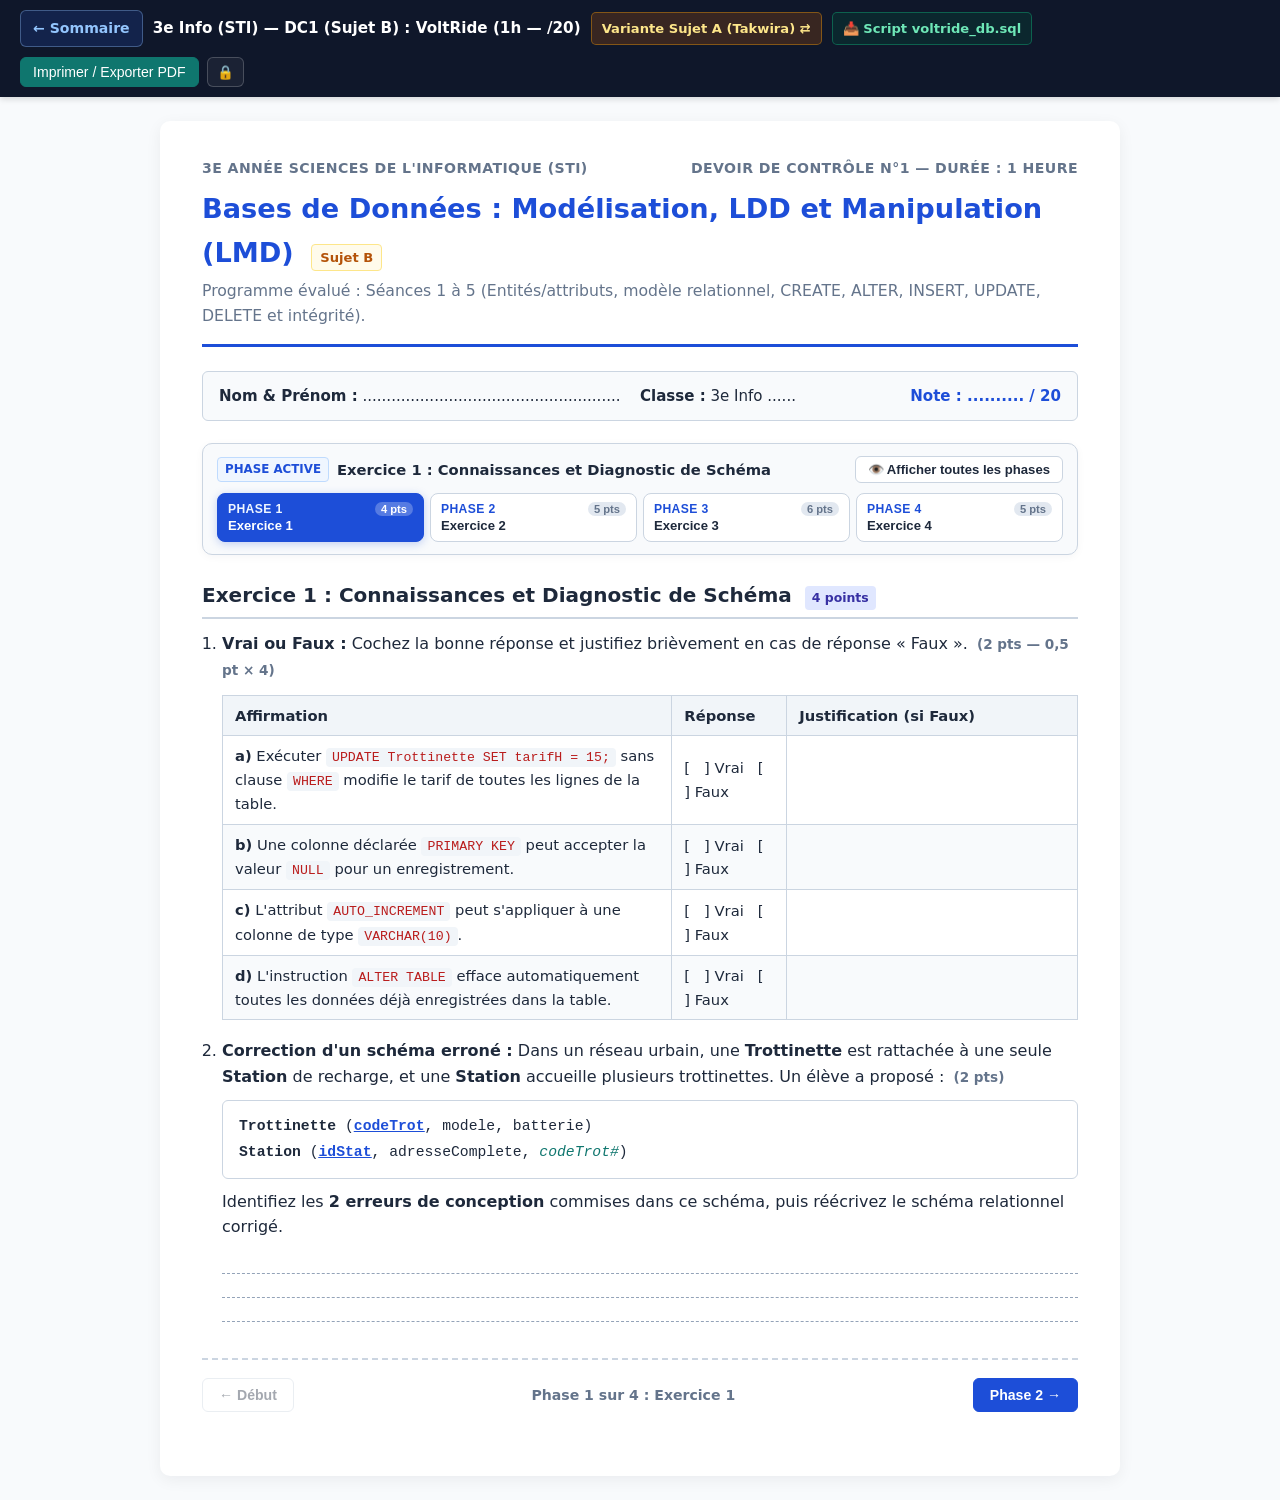
<file: devoir_controle_1_sujet_b.html>
<!DOCTYPE html>
<html lang="fr">
<head>
  <meta charset="UTF-8">
  <meta name="viewport" content="width=device-width, initial-scale=1.0">
  <title>Devoir de Contrôle n°1 (Sujet B) — Bases de Données : Séances 1 à 5 (3e Info)</title>
  <link rel="stylesheet" href="assets/style.css">
</head>
<body>

  <!-- Barre d'outils enseignant -->
  <div class="toolbar">
    <div class="toolbar-left">
      <a class="btn-back" href="index.html">← Sommaire</a>
      <span class="toolbar-title">3e Info (STI) — DC1 (Sujet B) : VoltRide (1h — /20)</span>
      <a class="btn-variant" href="devoir_controle_1_sujet_a.html">Variante Sujet A (Takwira) ⇄</a>
      <a class="btn-sql" href="devoir_controle_1_sujet_b_voltride.sql" download>📥 Script voltride_db.sql</a>
    </div>
    <div class="toolbar-actions">
      <button id="btnPlan" class="btn" type="button">Afficher le barème &amp; minutage</button>
      <button id="btnSolutions" class="btn" type="button">Afficher le corrigé</button>
      <button id="btnPrint" class="btn btn-print" type="button">Imprimer / Exporter PDF</button>
    </div>
  </div>

  <main class="container">

    <!-- En-tête -->
    <header class="sheet-header">
      <div class="meta-row">
        <span>3e Année Sciences de l'Informatique (STI)</span>
        <span>Devoir de Contrôle n°1 — Durée : 1 heure</span>
      </div>
      <h1>
        <span>Bases de Données : Modélisation, LDD et Manipulation (LMD)</span>
        <span class="badge-variant">Sujet B</span>
      </h1>
      <p class="subtitle">Programme évalué : Séances 1 à 5 (Entités/attributs, modèle relationnel, CREATE, ALTER, INSERT, UPDATE, DELETE et intégrité).</p>
    </header>

    <!-- Cartouche élève -->
    <div class="student-box">
      <div><strong>Nom &amp; Prénom :</strong> ......................................................</div>
      <div><strong>Classe :</strong> 3e Info ......</div>
      <div class="note-box">Note : .......... / 20</div>
    </div>

    <!-- Barème détaillé (prof) -->
    <section class="teacher-plan">
      <h3 style="margin-top:0;">Barème détaillé (20 points) et minutage conseillé (60 min) — Parallèle au Sujet A</h3>
      <table>
        <thead>
          <tr>
            <th>Exercice</th>
            <th>Durée</th>
            <th>Détail du barème</th>
            <th>Total</th>
          </tr>
        </thead>
        <tbody>
          <tr>
            <td><strong>Exercice 1 — Connaissances &amp; Diagnostic</strong></td>
            <td>10 min</td>
            <td>Q1 : Vrai/Faux justifié (2 pts) + Q2 : Correction schéma (2 pts)</td>
            <td><strong>4 pts</strong></td>
          </tr>
          <tr>
            <td><strong>Exercice 2 — Modélisation (VoltRide)</strong></td>
            <td>15 min</td>
            <td>Q1 (1 pt) + Q2 (2,5 pts) + Q3 (1 pt) + Q4 (0,5 pt)</td>
            <td><strong>5 pts</strong></td>
          </tr>
          <tr>
            <td><strong>Exercice 3 — LDD SQL (CREATE / ALTER)</strong></td>
            <td>20 min</td>
            <td>Q1 (1,5 pt) + Q2 (2,5 pts) + Q3 (2 pts)</td>
            <td><strong>6 pts</strong></td>
          </tr>
          <tr>
            <td><strong>Exercice 4 — LMD SQL &amp; Intégrité</strong></td>
            <td>15 min</td>
            <td>Q1 (1,5 pt) + Q2 (1 pt) + Q3 (1 pt) + Q4 (0,5 pt) + Q5 (1 pt)</td>
            <td><strong>5 pts</strong></td>
          </tr>
          <tr>
            <td colspan="3" style="text-align:right;"><strong>TOTAL GÉNÉRAL</strong></td>
            <td><strong>20 pts</strong></td>
          </tr>
        </tbody>
      </table>
    </section>

    <!-- EXERCICE 1 -->
    <section class="phase">
      <h2>
        <span>Exercice 1 : Connaissances et Diagnostic de Schéma</span>
        <span class="badge-pts">4 points</span>
      </h2>

      <ol class="questions">
        <li>
          <strong>Vrai ou Faux :</strong> Cochez la bonne réponse et justifiez brièvement en cas de réponse « Faux ». <span class="q-pts">(2 pts — 0,5 pt × 4)</span>
          <table>
            <thead>
              <tr>
                <th>Affirmation</th>
                <th style="width: 115px;">Réponse</th>
                <th style="width: 34%;">Justification (si Faux)</th>
              </tr>
            </thead>
            <tbody>
              <tr>
                <td><strong>a)</strong> Exécuter <code>UPDATE Trottinette SET tarifH = 15;</code> sans clause <code>WHERE</code> modifie le tarif de toutes les lignes de la table.</td>
                <td>[ &nbsp; ] Vrai &nbsp; [ &nbsp; ] Faux</td>
                <td></td>
              </tr>
              <tr>
                <td><strong>b)</strong> Une colonne déclarée <code>PRIMARY KEY</code> peut accepter la valeur <code>NULL</code> pour un enregistrement.</td>
                <td>[ &nbsp; ] Vrai &nbsp; [ &nbsp; ] Faux</td>
                <td></td>
              </tr>
              <tr>
                <td><strong>c)</strong> L'attribut <code>AUTO_INCREMENT</code> peut s'appliquer à une colonne de type <code>VARCHAR(10)</code>.</td>
                <td>[ &nbsp; ] Vrai &nbsp; [ &nbsp; ] Faux</td>
                <td></td>
              </tr>
              <tr>
                <td><strong>d)</strong> L'instruction <code>ALTER TABLE</code> efface automatiquement toutes les données déjà enregistrées dans la table.</td>
                <td>[ &nbsp; ] Vrai &nbsp; [ &nbsp; ] Faux</td>
                <td></td>
              </tr>
            </tbody>
          </table>
        </li>

        <li>
          <strong>Correction d'un schéma erroné :</strong> Dans un réseau urbain, une <strong>Trottinette</strong> est rattachée à une seule <strong>Station</strong> de recharge, et une <strong>Station</strong> accueille plusieurs trottinettes. Un élève a proposé : <span class="q-pts">(2 pts)</span>
          <div class="schema-list">
            <strong>Trottinette</strong> (<span class="pk"><u>codeTrot</u></span>, modele, batterie)<br>
            <strong>Station</strong> (<span class="pk"><u>idStat</u></span>, adresseComplete, <span class="fk">codeTrot#</span>)
          </div>
          Identifiez les <strong>2 erreurs de conception</strong> commises dans ce schéma, puis réécrivez le schéma relationnel corrigé.
          <div class="answer-lines"><div class="answer-line"></div><div class="answer-line"></div><div class="answer-line"></div></div>
        </li>
      </ol>

      <div class="solution">
        <span class="solution-label">Corrigé — Exercice 1 (4 pts)</span>
        <p><strong>1. Vrai / Faux (2 pts) :</strong><br>
          • <strong>a) Vrai</strong> (0,5 pt).<br>
          • <strong>b) Faux</strong> — Une clé primaire est obligatoirement unique et <code>NOT NULL</code> (intégrité d'entité) (0,5 pt).<br>
          • <strong>c) Faux</strong> — <code>AUTO_INCREMENT</code> est réservé à un type numérique entier (<code>INT</code>) (0,5 pt).<br>
          • <strong>d) Faux</strong> — <code>ALTER TABLE</code> modifie la structure tout en conservant les données existantes (sauf si l'on supprime une colonne avec <code>DROP COLUMN</code>) (0,5 pt).
        </p>
        <p style="margin-bottom:0;"><strong>2. Diagnostic et correction (2 pts) :</strong><br>
          • <strong>Erreur 1 (Atomicité — 0,5 pt) :</strong> <code>adresseComplete</code> est un attribut composé → à éclater (ex. <code>rue</code>, <code>codePostal</code>, <code>ville</code>).<br>
          • <strong>Erreur 2 (Sens de la FK — 0,5 pt) :</strong> Dans un lien <code>1-N</code> (<code>Station</code> → <code>Trottinette</code>), la clé étrangère doit migrer côté <code>N</code> (dans <code>Trottinette</code>, pas dans <code>Station</code>).<br>
          • <strong>Schéma corrigé (1 pt) :</strong> <code>Station(<u>idStat</u>, rue, codePostal, ville)</code> et <code>Trottinette(<u>codeTrot</u>, modele, batterie, idStat#)</code>.
        </p>
      </div>
    </section>

    <!-- EXERCICE 2 -->
    <section class="phase">
      <h2>
        <span>Exercice 2 : Modélisation — Service « VoltRide »</span>
        <span class="badge-pts">5 points</span>
      </h2>

      <div class="context-box">
        <div class="diagram-wrap">
  <svg viewBox="0 0 820 185" width="100%" height="185" xmlns="http://www.w3.org/2000/svg" role="img" aria-label="Schéma Relationnel complet de voltride_db">
    <defs>
      <marker id="arr-dc1b-b" viewBox="0 0 10 10" refX="9" refY="5" markerWidth="6" markerHeight="6" orient="auto">
        <path d="M 0 1.5 L 9 5 L 0 8.5 z" fill="#1d4ed8"/>
      </marker>
      <marker id="arr-dc1b-p" viewBox="0 0 10 10" refX="9" refY="5" markerWidth="6" markerHeight="6" orient="auto">
        <path d="M 0 1.5 L 9 5 L 0 8.5 z" fill="#7c3aed"/>
      </marker>
    </defs>

    <!-- Table Trottinette -->
    <g transform="translate(25, 15)">
      <rect x="0" y="0" width="195" height="130" rx="7" fill="#ffffff" stroke="#1d4ed8" stroke-width="1.8"/>
      <rect x="0" y="0" width="195" height="28" rx="7" fill="#eff6ff"/>
      <text x="97" y="19" text-anchor="middle" font-size="12" font-weight="700" fill="#1d4ed8">Trottinette</text>
      <text x="12" y="49" font-size="9.5" font-weight="700" fill="#1d4ed8" text-decoration="underline">codeTrot (VARCHAR 5)</text>
      <text x="12" y="70" font-size="9" fill="#334155">modele (VARCHAR 30)</text>
      <text x="12" y="90" font-size="9" fill="#334155">categorie (CHECK Urb./Tout-t.)</text>
      <text x="12" y="110" font-size="9" fill="#334155">tarifH (DECIMAL 5,2 > 0)</text>
    </g>

    <!-- Table Location -->
    <g transform="translate(305, 15)">
      <rect x="0" y="0" width="210" height="130" rx="7" fill="#ffffff" stroke="#0f766e" stroke-width="1.8"/>
      <rect x="0" y="0" width="210" height="28" rx="7" fill="#f0fdfa"/>
      <text x="105" y="19" text-anchor="middle" font-size="12" font-weight="700" fill="#0f766e">Location</text>
      <text x="12" y="49" font-size="9.5" font-weight="700" fill="#0f766e" text-decoration="underline">numLoc (INT AUTO)</text>
      <text x="12" y="69" font-size="9" fill="#334155">dateLoc (DATE), heureDeb</text>
      <text x="12" y="87" font-size="9" fill="#334155">dureeH (CHECK BETWEEN 1 AND 5)</text>
      <text x="12" y="106" font-size="9.5" font-weight="700" fill="#1d4ed8">codeTrot# (FK)</text>
      <text x="12" y="123" font-size="9.5" font-weight="700" fill="#7c3aed">idAb# (FK)</text>
    </g>

    <!-- Table Abonne -->
    <g transform="translate(600, 15)">
      <rect x="0" y="0" width="195" height="130" rx="7" fill="#ffffff" stroke="#7c3aed" stroke-width="1.8"/>
      <rect x="0" y="0" width="195" height="28" rx="7" fill="#f5f3ff"/>
      <text x="97" y="19" text-anchor="middle" font-size="12" font-weight="700" fill="#7c3aed">Abonne</text>
      <text x="12" y="49" font-size="9.5" font-weight="700" fill="#7c3aed" text-decoration="underline">idAb (INT AUTO)</text>
      <text x="12" y="70" font-size="9" fill="#334155">nomAb (VARCHAR 30)</text>
      <text x="12" y="90" font-size="9" fill="#334155">telAb (VARCHAR 15 UNIQUE)</text>
      <text x="12" y="110" font-size="9" fill="#334155">ville (VARCHAR 30)</text>
    </g>

    <!-- Connecteurs d'intégrité référentielle (Point FK • ➔ Clé Primaire PK) -->
    <!-- 1. Location.codeTrot# -> Trottinette.codeTrot -->
    <circle cx="305" cy="121" r="3.5" fill="#1d4ed8"/>
    <path d="M 305 121 C 260 121, 265 64, 220 64" fill="none" stroke="#1d4ed8" stroke-width="1.8" marker-end="url(#arr-dc1b-b)"/>

    <!-- 2. Location.idAb# -> Abonne.idAb -->
    <circle cx="515" cy="138" r="3.5" fill="#7c3aed"/>
    <path d="M 515 138 C 560 138, 555 64, 600 64" fill="none" stroke="#7c3aed" stroke-width="1.8" marker-end="url(#arr-dc1b-p)"/>

    <text x="410" y="170" text-anchor="middle" font-size="9.5" font-weight="600" fill="#475569">Légende : Le point • part de la Clé Étrangère (FK #) et la flèche ➔ pointe vers la Clé Primaire (PK soulignée) correspondante.</text>
  </svg>
  <div class="diagram-caption">Figure DC1B.1 — Schéma Relationnel de la base VoltRide (Trottinette, Location, Abonne).</div>
</div>
La start-up de location de trottinettes électriques <strong>VoltRide</strong> souhaite créer une base de données nommée <code>voltride_db</code> pour gérer son activité :
        <ul style="margin:6px 0 0; padding-left:20px;">
          <li>Chaque <strong>Trottinette</strong> est identifiée par un code (<code>codeTrot</code>, ex. <code>TR01</code>), possède un modèle (<code>modele</code>), une catégorie (<code>categorie</code> : <em>Urbaine</em> ou <em>Tout-terrain</em>) et un tarif horaire en dinars (<code>tarifH</code>).</li>
          <li>Chaque <strong>Abonné</strong> possède un numéro auto-incrémenté (<code>idAb</code>), un nom (<code>nomAb</code>), un téléphone (<code>telAb</code>) et sa ville (<code>ville</code>).</li>
          <li>Chaque <strong>Location</strong> est identifiée par un numéro auto-incrémenté (<code>numLoc</code>), possède une date (<code>dateLoc</code>), une heure de début entière (<code>heureDeb</code>, ex. <code>14</code>) et une durée en heures (<code>dureeH</code>). Une trottinette fait l'objet de <em>plusieurs</em> locations, mais chaque location concerne <em>une seule</em> trottinette. Un abonné effectue <em>plusieurs</em> locations, mais chaque location appartient à <em>un seul</em> abonné.</li>
        </ul>
      </div>

      <ol class="questions">
        <li>Précisez le type de lien (<code>1-N</code> ou <code>N-N</code>) entre <strong>Trottinette</strong> et <strong>Location</strong>, puis entre <strong>Abonné</strong> et <strong>Location</strong>. <span class="q-pts">(1 pt)</span>
          <div class="answer-lines"><div class="answer-line"></div></div>
        </li>
        <li>Écrivez la <strong>représentation textuelle complète</strong> des <strong>3 tables</strong> (<code>Trottinette</code>, <code>Abonne</code>, <code>Location</code>) en soulignant les clés primaires (<code><u>pk</u></code>) et en faisant suivre les clés étrangères du symbole <code>#</code> (<code>fk#</code>). <span class="q-pts">(2,5 pts)</span>
          <div class="answer-lines"><div class="answer-line"></div><div class="answer-line"></div><div class="answer-line"></div></div>
        </li>
        <li>Indiquez dans quel ordre il faut <strong>insérer</strong> les données dans ces 3 tables, puis dans quel ordre il faudrait les <strong>supprimer</strong> avec <code>DROP TABLE</code>. <span class="q-pts">(1 pt)</span>
          <div class="answer-lines"><div class="answer-line"></div></div>
        </li>
        <li>Pourquoi ne peut-on pas choisir <code>nomAb</code> comme clé primaire de la table <code>Abonne</code> ? <span class="q-pts">(0,5 pt)</span>
          <div class="answer-lines"><div class="answer-line"></div></div>
        </li>
      </ol>

      <div class="solution">
        <span class="solution-label">Corrigé — Exercice 2 (5 pts)</span>
        <p><strong>1. Types de liens (1 pt) :</strong> <code>Trottinette</code> — <code>Location</code> : <strong>1-N</strong> (0,5 pt) | <code>Abonne</code> — <code>Location</code> : <strong>1-N</strong> (0,5 pt).</p>
        <p><strong>2. Modèle relationnel (2,5 pts) :</strong></p>
        <div class="schema-list">
          <strong>Trottinette</strong> (<span class="pk"><u>codeTrot</u></span>, modele, categorie, tarifH)<br>
          <strong>Abonne</strong> (<span class="pk"><u>idAb</u></span>, nomAb, telAb, ville)<br>
          <strong>Location</strong> (<span class="pk"><u>numLoc</u></span>, dateLoc, heureDeb, dureeH, <span class="fk">codeTrot#</span>, <span class="fk">idAb#</span>)
        </div>
        <p><strong>3. Ordre (1 pt) :</strong> Insertion : <code>Trottinette</code> et <code>Abonne</code> d'abord, puis <code>Location</code> (0,5 pt). Suppression : <code>Location</code> d'abord, puis <code>Trottinette</code> et <code>Abonne</code> (0,5 pt).</p>
        <p style="margin-bottom:0;"><strong>4. Choix de clé primaire (0,5 pt) :</strong> Deux abonnés peuvent porter le même nom (risque d'homonymes), ce qui violerait la règle d'unicité de la clé primaire.</p>
      </div>
    </section>

    <!-- EXERCICE 3 -->
    <section class="phase page-break">
      <h2>
        <span>Exercice 3 : Langage de Définition de Données (LDD)</span>
        <span class="badge-pts">6 points</span>
      </h2>

      <p>On suppose que la base <code>voltride_db</code> et la table <code>Abonne(idAb INT AUTO_INCREMENT PRIMARY KEY, nomAb VARCHAR(40) NOT NULL, telAb VARCHAR(15) NOT NULL, ville VARCHAR(30) NOT NULL)</code> sont déjà créées.</p>

      <ol class="questions">
        <li>
          Écrivez la requête SQL de création de la table <code>Trottinette</code> respectant les règles suivantes : <span class="q-pts">(1,5 pt)</span>
          <ul>
            <li><code>codeTrot</code> : chaîne de 6 caractères max, clé primaire ;</li>
            <li><code>modele</code> : chaîne de 40 caractères max, obligatoire ;</li>
            <li><code>categorie</code> : liste fermée parmi <code>'Urbaine'</code> et <code>'Tout-terrain'</code>, obligatoire ;</li>
            <li><code>tarifH</code> : nombre décimal (7 chiffres dont 3 après la virgule), obligatoire et <strong>strictement positif</strong>.</li>
          </ul>
          <div class="answer-lines"><div class="answer-line"></div><div class="answer-line"></div><div class="answer-line"></div><div class="answer-line"></div></div>
        </li>

        <li>
          Écrivez la requête SQL de création de la table <code>Location</code> : <span class="q-pts">(2,5 pts)</span>
          <ul>
            <li><code>numLoc</code> : entier auto-incrémenté, clé primaire ;</li>
            <li><code>dateLoc</code> : date obligatoire ; <code>heureDeb</code> : entier obligatoire ;</li>
            <li><code>dureeH</code> : entier obligatoire, valeur par défaut <code>1</code>, compris entre <code>1</code> et <code>4</code> inclus ;</li>
            <li><code>codeTrot</code> : clé étrangère vers <code>Trottinette(codeTrot)</code> avec <code>ON DELETE RESTRICT</code> ;</li>
            <li><code>idAb</code> : clé étrangère vers <code>Abonne(idAb)</code> avec <code>ON DELETE CASCADE</code>.</li>
          </ul>
          <div class="answer-lines"><div class="answer-line"></div><div class="answer-line"></div><div class="answer-line"></div><div class="answer-line"></div><div class="answer-line"></div></div>
        </li>

        <li>
          Écrivez les <strong>3 requêtes <code>ALTER TABLE</code></strong> permettant d'effectuer les évolutions suivantes : <span class="q-pts">(2 pts)</span>
          <ul>
            <li><strong>a)</strong> Ajouter à la table <code>Abonne</code> une colonne <code>cinAb</code> de type <code>VARCHAR(8)</code>, facultative et <strong>unique</strong>. <span class="q-pts">(1 pt)</span></li>
            <li><strong>b)</strong> Agrandir la colonne <code>modele</code> de la table <code>Trottinette</code> à <code>VARCHAR(60)</code> (toujours obligatoire). <span class="q-pts">(0,5 pt)</span></li>
            <li><strong>c)</strong> Renommer la colonne <code>telAb</code> de la table <code>Abonne</code> en <code>numTel</code> (<code>VARCHAR(20) NOT NULL</code>). <span class="q-pts">(0,5 pt)</span></li>
          </ul>
          <div class="answer-lines"><div class="answer-line"></div><div class="answer-line"></div><div class="answer-line"></div></div>
        </li>
      </ol>

      <div class="solution">
        <span class="solution-label">Corrigé — Exercice 3 : LDD (6 pts)</span>
        <pre class="sql-block"><span class="cm">-- 1. Création de Trottinette (1,5 pt)</span>
<span class="kw">CREATE TABLE</span> Trottinette (
    codeTrot  <span class="ty">VARCHAR(6)</span>,
    modele    <span class="ty">VARCHAR(40)</span> <span class="kw">NOT NULL</span>,
    categorie <span class="ty">ENUM('Urbaine', 'Tout-terrain')</span> <span class="kw">NOT NULL</span>,
    tarifH    <span class="ty">DECIMAL(7,3)</span> <span class="kw">NOT NULL</span>,
    <span class="kw">CONSTRAINT</span> pk_trottinette <span class="kw">PRIMARY KEY</span> (codeTrot),
    <span class="kw">CONSTRAINT</span> chk_tarif_trot <span class="kw">CHECK</span> (tarifH &gt; 0)
);

<span class="cm">-- 2. Création de Location (2,5 pts)</span>
<span class="kw">CREATE TABLE</span> Location (
    numLoc   <span class="ty">INT</span> <span class="kw">AUTO_INCREMENT</span>,
    dateLoc  <span class="ty">DATE</span> <span class="kw">NOT NULL</span>,
    heureDeb <span class="ty">INT</span>  <span class="kw">NOT NULL</span>,
    dureeH   <span class="ty">INT</span>  <span class="kw">NOT NULL DEFAULT</span> 1,
    codeTrot <span class="ty">VARCHAR(6)</span> <span class="kw">NOT NULL</span>,
    idAb     <span class="ty">INT</span>        <span class="kw">NOT NULL</span>,
    <span class="kw">CONSTRAINT</span> pk_location   <span class="kw">PRIMARY KEY</span> (numLoc),
    <span class="kw">CONSTRAINT</span> chk_duree_loc <span class="kw">CHECK</span> (dureeH <span class="kw">BETWEEN</span> 1 <span class="kw">AND</span> 4),
    <span class="kw">CONSTRAINT</span> fk_loc_trot   <span class="kw">FOREIGN KEY</span> (codeTrot)
        <span class="kw">REFERENCES</span> Trottinette(codeTrot) <span class="kw">ON DELETE RESTRICT</span>,
    <span class="kw">CONSTRAINT</span> fk_loc_ab     <span class="kw">FOREIGN KEY</span> (idAb)
        <span class="kw">REFERENCES</span> Abonne(idAb) <span class="kw">ON DELETE CASCADE</span>
);

<span class="cm">-- 3. Évolutions ALTER TABLE (2 pts)</span>
<span class="kw">ALTER TABLE</span> Abonne      <span class="kw">ADD</span> cinAb <span class="ty">VARCHAR(8)</span> <span class="kw">NULL UNIQUE</span>;
<span class="kw">ALTER TABLE</span> Trottinette <span class="kw">MODIFY</span> modele <span class="ty">VARCHAR(60)</span> <span class="kw">NOT NULL</span>;
<span class="kw">ALTER TABLE</span> Abonne      <span class="kw">CHANGE</span> telAb numTel <span class="ty">VARCHAR(20)</span> <span class="kw">NOT NULL</span>;</pre>
      </div>
    </section>

    <!-- EXERCICE 4 -->
    <section class="phase">
      <h2>
        <span>Exercice 4 : Manipulation des Données (LMD) et Intégrité</span>
        <span class="badge-pts">5 points</span>
      </h2>

      <ol class="questions">
        <li>
          <strong>Insertion multiple :</strong> Insérez en <strong>une seule requête</strong> les deux trottinettes suivantes dans la table <code>Trottinette</code> : <span class="q-pts">(1,5 pt)</span>
          <ul>
            <li><code>TR01</code>, <code>Xiaomi Pro 2</code>, <code>Urbaine</code>, <code>12.000 DT</code></li>
            <li><code>TR02</code>, <code>Dualtron Mini</code>, <code>Tout-terrain</code>, <code>18.500 DT</code></li>
          </ul>
          <div class="answer-lines"><div class="answer-line"></div><div class="answer-line"></div></div>
        </li>

        <li>
          <strong>Insertion simple :</strong> Insérez dans la table <code>Abonne</code> l'abonné <code>'Sami Khelil'</code>, téléphone <code>'55443322'</code>, ville <code>'Sousse'</code>, sans numéro de CIN (<code>cinAb</code> non renseigné). <span class="q-pts">(1 pt)</span>
          <div class="answer-lines"><div class="answer-line"></div></div>
        </li>

        <li>
          <strong>Mise à jour :</strong> Réduisez de <code>2.000 DT</code> le tarif horaire (<code>tarifH</code>) de toutes les trottinettes de catégorie <code>'Tout-terrain'</code>. <span class="q-pts">(1 pt)</span>
          <div class="answer-lines"><div class="answer-line"></div></div>
        </li>

        <li>
          <strong>Suppression ciblée :</strong> Supprimez de la table <code>Location</code> la location portant le numéro <code>24</code>. <span class="q-pts">(0,5 pt)</span>
          <div class="answer-lines"><div class="answer-line"></div></div>
        </li>

        <li>
          <strong>Analyse d'intégrité :</strong> Expliquez précisément la réaction du SGBDR pour chacune des deux commandes ci-dessous : <span class="q-pts">(1 pt — 0,5 pt × 2)</span>
          <ul>
            <li><strong>a)</strong> <code>DELETE FROM Trottinette WHERE codeTrot = 'TR01';</code> (sachant que la trottinette <code>'TR01'</code> possède 4 locations enregistrées).</li>
            <li><strong>b)</strong> <code>INSERT INTO Location (dateLoc, heureDeb, dureeH, codeTrot, idAb) VALUES ('2026-12-05', 14, 6, 'TR01', 1);</code></li>
          </ul>
          <div class="answer-lines"><div class="answer-line"></div><div class="answer-line"></div></div>
        </li>
      </ol>

      <div class="solution">
        <span class="solution-label">Corrigé — Exercice 4 : LMD et Intégrité (5 pts)</span>
        <pre class="sql-block"><span class="cm">-- 1. Insertion multiple dans Trottinette (1,5 pt)</span>
<span class="kw">INSERT INTO</span> Trottinette (codeTrot, modele, categorie, tarifH) <span class="kw">VALUES</span>
(<span class="str">'TR01'</span>, <span class="str">'Xiaomi Pro 2'</span>,  <span class="str">'Urbaine'</span>,      12.000),
(<span class="str">'TR02'</span>, <span class="str">'Dualtron Mini'</span>, <span class="str">'Tout-terrain'</span>, 18.500);

<span class="cm">-- 2. Insertion simple dans Abonne (1 pt)</span>
<span class="kw">INSERT INTO</span> Abonne (nomAb, numTel, ville, cinAb)
<span class="kw">VALUES</span> (<span class="str">'Sami Khelil'</span>, <span class="str">'55443322'</span>, <span class="str">'Sousse'</span>, <span class="kw">NULL</span>);

<span class="cm">-- 3. Mise à jour conditionnelle (1 pt)</span>
<span class="kw">UPDATE</span> Trottinette
<span class="kw">SET</span> tarifH = tarifH - 2
<span class="kw">WHERE</span> categorie = <span class="str">'Tout-terrain'</span>;

<span class="cm">-- 4. Suppression ciblée (0,5 pt)</span>
<span class="kw">DELETE FROM</span> Location
<span class="kw">WHERE</span> numLoc = 24;</pre>
        <p style="margin-bottom:0;"><strong>5. Analyse d'intégrité (1 pt) :</strong><br>
          • <strong>a)</strong> La suppression est <strong>bloquée (refusée)</strong> grâce à la clause <code>ON DELETE RESTRICT</code> définie sur <code>fk_loc_trot</code>, car la trottinette <code>'TR01'</code> est encore référencée par 4 lignes dans la table fille <code>Location</code> (0,5 pt).<br>
          • <strong>b)</strong> L'insertion est <strong>refusée</strong> pour violation de la contrainte de domaine <code>CHECK (dureeH BETWEEN 1 AND 4)</code> : la durée saisie (<code>6</code> heures) dépasse la borne maximale autorisée (0,5 pt).
        </p>
      </div>
    </section>

  </main>

  <script src="assets/script.js"></script>
</body>
</html>
</file>
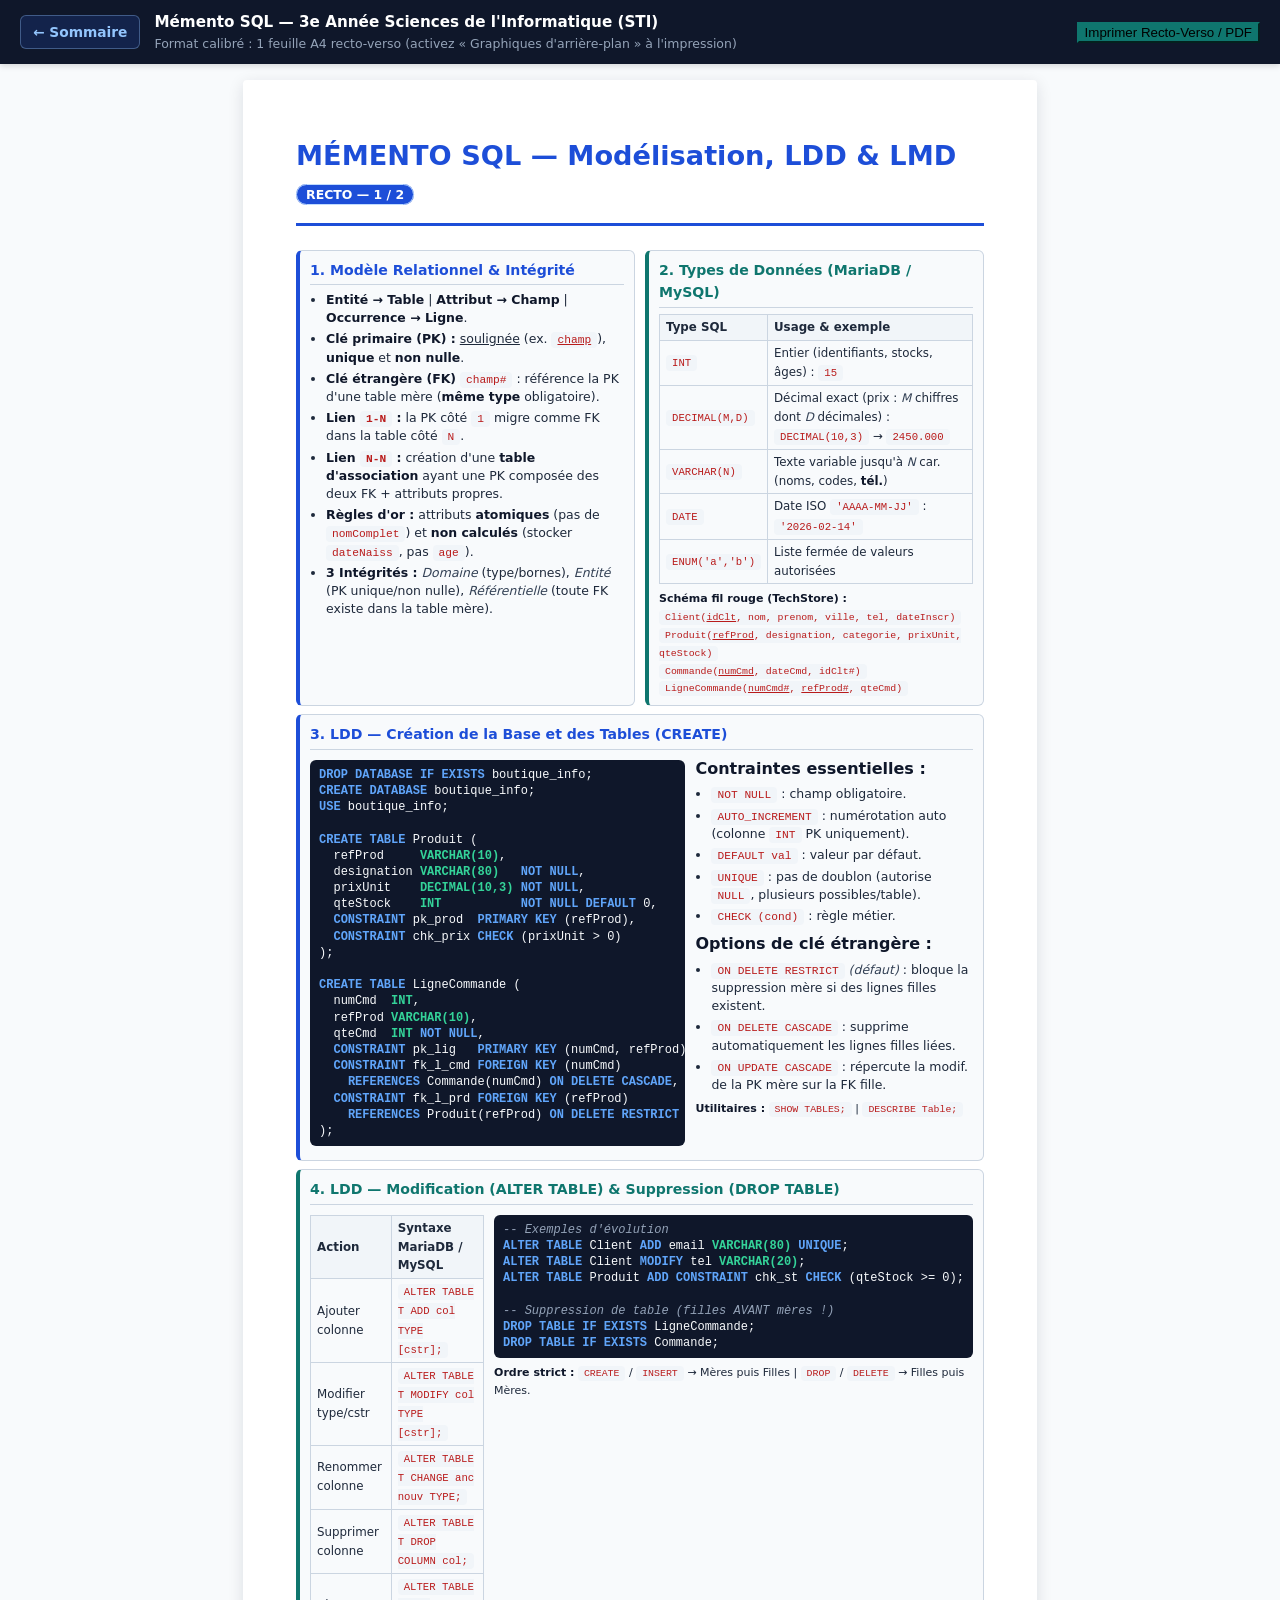
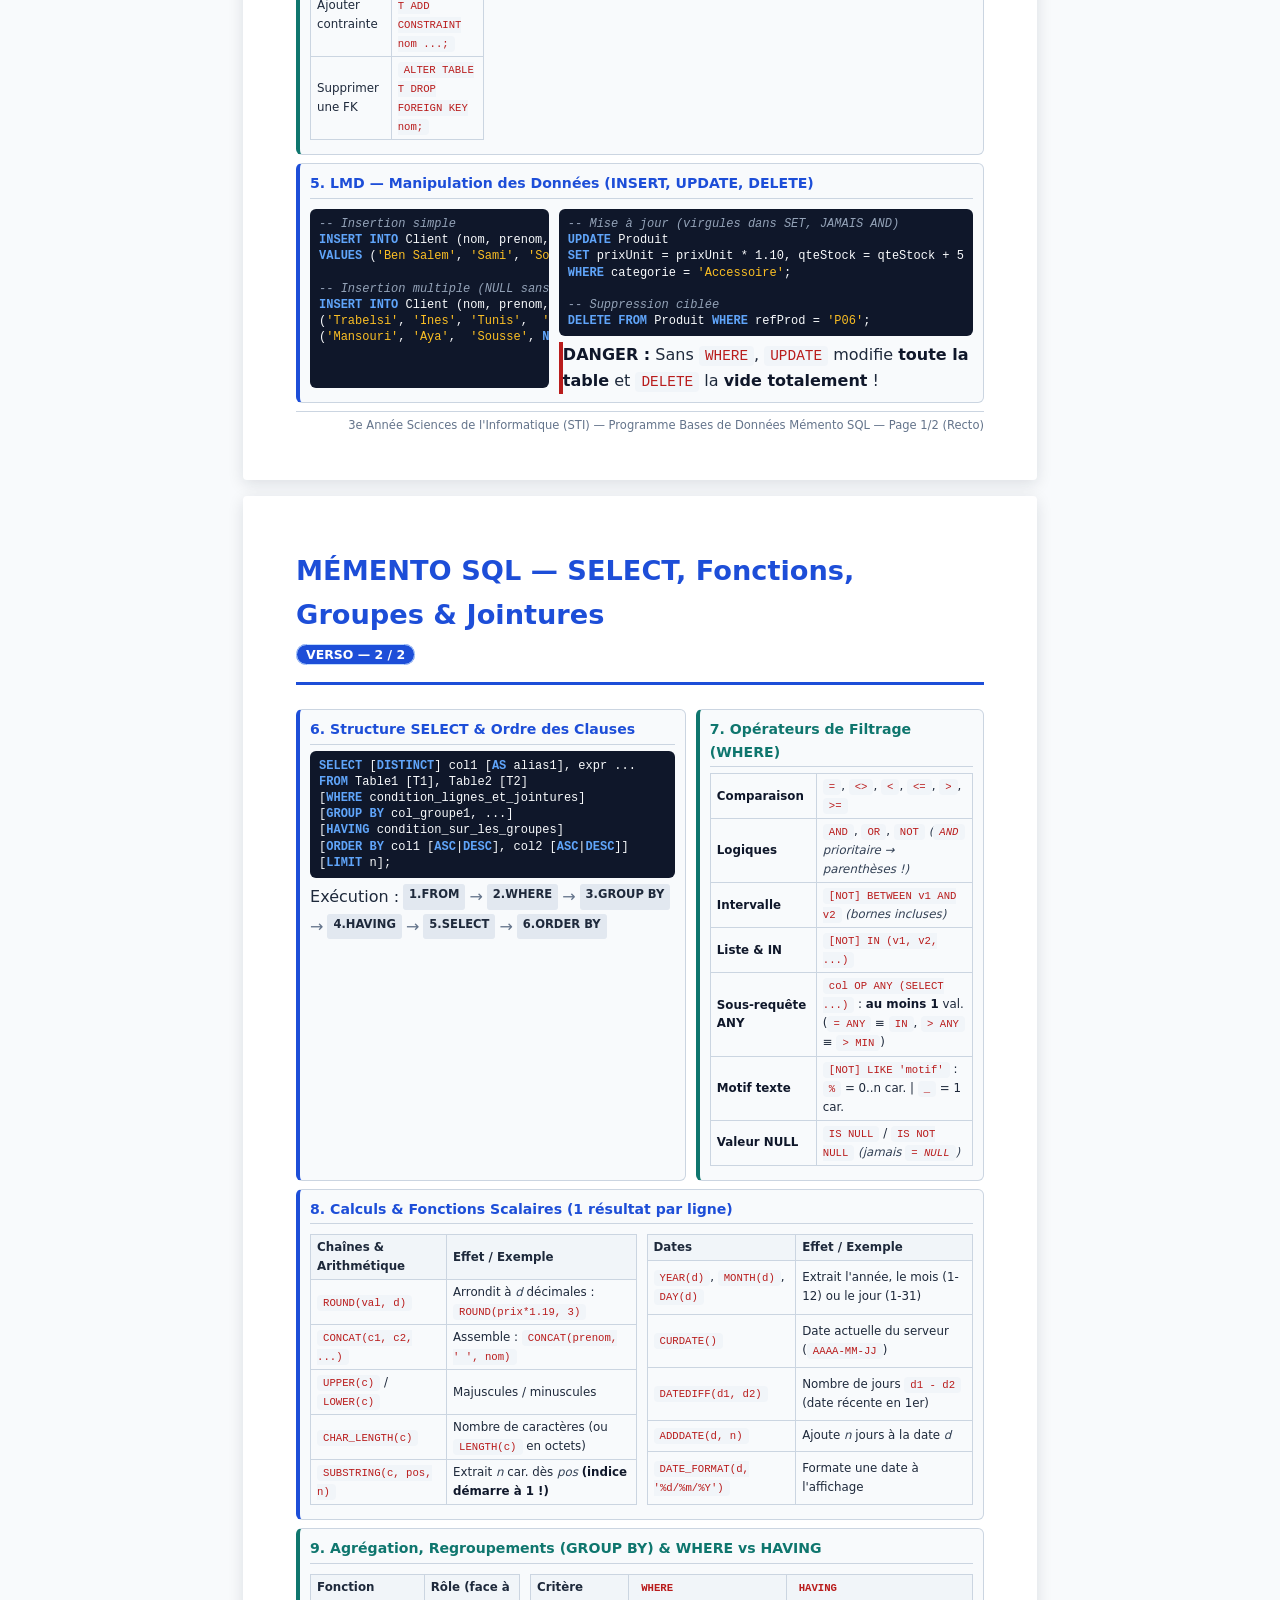
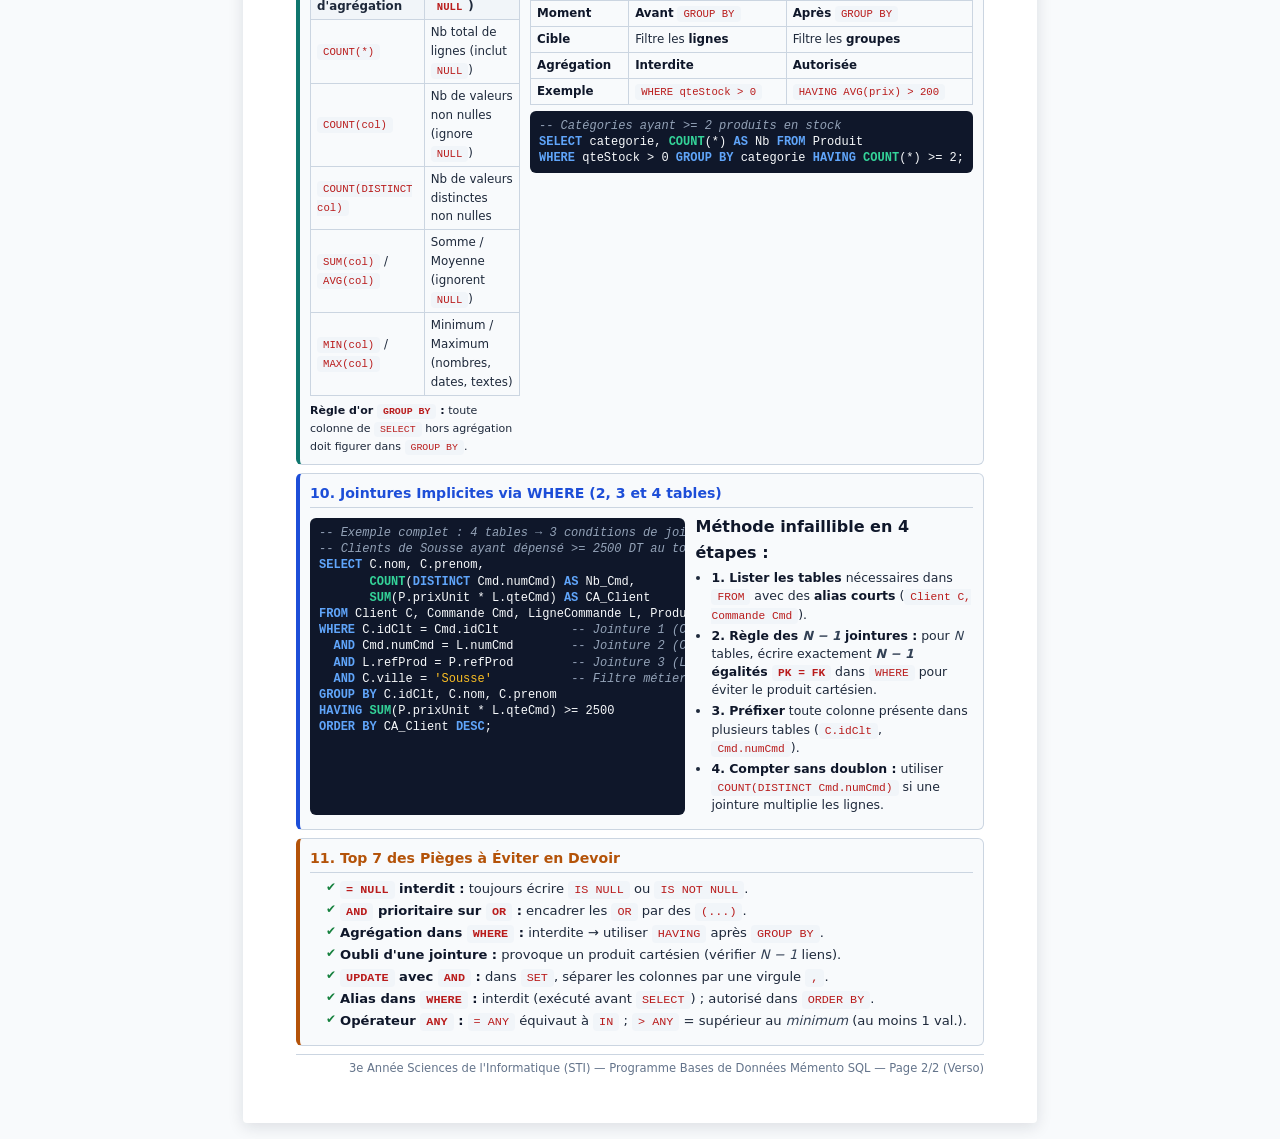
<file: memento_sql.html>
<!DOCTYPE html>
<html lang="fr">
<head>
  <meta charset="UTF-8">
  <meta name="viewport" content="width=device-width, initial-scale=1.0">
  <title>Mémento SQL — Fiche de révision 3e Info (Recto-Verso A4)</title>
  <link rel="stylesheet" href="assets/style.css">
</head>
<body>

  <!-- Barre d'outils écran -->
  <div class="toolbar">
    <div style="display: flex; align-items: center; gap: 14px; flex-wrap: wrap;">
      <a href="index.html" style="color: #93c5fd; text-decoration: none; font-size: 0.86rem; font-weight: 600; padding: 5px 12px; border-radius: 6px; border: 1px solid rgba(147, 197, 253, 0.35); background: rgba(30, 58, 138, 0.35); display: inline-flex; align-items: center; gap: 5px;">← Sommaire</a>
      <div>
        <div class="toolbar-title">Mémento SQL — 3e Année Sciences de l'Informatique (STI)</div>
        <div class="toolbar-hint">Format calibré : 1 feuille A4 recto-verso (activez « Graphiques d'arrière-plan » à l'impression)</div>
      </div>
    </div>
    <button class="btn-print" type="button" onclick="window.print()">Imprimer Recto-Verso / PDF</button>
  </div>

  <!-- ==================== PAGE 1 : RECTO ==================== -->
  <section class="sheet sheet-recto">
    <header class="sheet-header">
      <h1>MÉMENTO SQL — Modélisation, LDD &amp; LMD</h1>
      <span class="face-tag">Recto — 1 / 2</span>
    </header>

    <!-- Bloc 1 & 2 : Modélisation + Types -->
    <div class="grid-2">
      <div class="box box-primary">
        <h2>1. Modèle Relationnel &amp; Intégrité</h2>
        <ul>
          <li><strong>Entité → Table</strong> | <strong>Attribut → Champ</strong> | <strong>Occurrence → Ligne</strong>.</li>
          <li><strong>Clé primaire (PK) :</strong> <u>soulignée</u> (ex. <code><u>champ</u></code>), <strong>unique</strong> et <strong>non nulle</strong>.</li>
          <li><strong>Clé étrangère (FK)</strong> <code>champ#</code> : référence la PK d'une table mère (<strong>même type</strong> obligatoire).</li>
          <li><strong>Lien <code>1-N</code> :</strong> la PK côté <code>1</code> migre comme FK dans la table côté <code>N</code>.</li>
          <li><strong>Lien <code>N-N</code> :</strong> création d'une <strong>table d'association</strong> ayant une PK composée des deux FK + attributs propres.</li>
          <li><strong>Règles d'or :</strong> attributs <strong>atomiques</strong> (pas de <code>nomComplet</code>) et <strong>non calculés</strong> (stocker <code>dateNaiss</code>, pas <code>age</code>).</li>
          <li><strong>3 Intégrités :</strong> <em>Domaine</em> (type/bornes), <em>Entité</em> (PK unique/non nulle), <em>Référentielle</em> (toute FK existe dans la table mère).</li>
        </ul>
      </div>

      <div class="box box-accent">
        <h2>2. Types de Données (MariaDB / MySQL)</h2>
        <table>
          <thead>
            <tr><th>Type SQL</th><th>Usage &amp; exemple</th></tr>
          </thead>
          <tbody>
            <tr><td><code>INT</code></td><td>Entier (identifiants, stocks, âges) : <code>15</code></td></tr>
            <tr><td><code>DECIMAL(M,D)</code></td><td>Décimal exact (prix : <em>M</em> chiffres dont <em>D</em> décimales) : <code>DECIMAL(10,3)</code> → <code>2450.000</code></td></tr>
            <tr><td><code>VARCHAR(N)</code></td><td>Texte variable jusqu'à <em>N</em> car. (noms, codes, <strong>tél.</strong>)</td></tr>
            <tr><td><code>DATE</code></td><td>Date ISO <code>'AAAA-MM-JJ'</code> : <code>'2026-02-14'</code></td></tr>
            <tr><td><code>ENUM('a','b')</code></td><td>Liste fermée de valeurs autorisées</td></tr>
          </tbody>
        </table>
        <div style="font-size:11px; color:#475569; margin-top:4px;">
          <strong>Schéma fil rouge (TechStore) :</strong><br>
          <code>Client(<u>idClt</u>, nom, prenom, ville, tel, dateInscr)</code><br>
          <code>Produit(<u>refProd</u>, designation, categorie, prixUnit, qteStock)</code><br>
          <code>Commande(<u>numCmd</u>, dateCmd, idClt#)</code><br>
          <code>LigneCommande(<u>numCmd#</u>, <u>refProd#</u>, qteCmd)</code>
        </div>
      </div>
    </div>

    <!-- Bloc 3 : LDD Création -->
    <div class="box box-primary">
      <h2>3. LDD — Création de la Base et des Tables (CREATE)</h2>
      <div class="grid-2-wide">
        <pre><span class="kw">DROP DATABASE IF EXISTS</span> boutique_info;
<span class="kw">CREATE DATABASE</span> boutique_info;
<span class="kw">USE</span> boutique_info;

<span class="kw">CREATE TABLE</span> Produit (
  refProd     <span class="ty">VARCHAR(10)</span>,
  designation <span class="ty">VARCHAR(80)</span>   <span class="kw">NOT NULL</span>,
  prixUnit    <span class="ty">DECIMAL(10,3)</span> <span class="kw">NOT NULL</span>,
  qteStock    <span class="ty">INT</span>           <span class="kw">NOT NULL DEFAULT</span> 0,
  <span class="kw">CONSTRAINT</span> pk_prod  <span class="kw">PRIMARY KEY</span> (refProd),
  <span class="kw">CONSTRAINT</span> chk_prix <span class="kw">CHECK</span> (prixUnit &gt; 0)
);

<span class="kw">CREATE TABLE</span> LigneCommande (
  numCmd  <span class="ty">INT</span>,
  refProd <span class="ty">VARCHAR(10)</span>,
  qteCmd  <span class="ty">INT</span> <span class="kw">NOT NULL</span>,
  <span class="kw">CONSTRAINT</span> pk_lig   <span class="kw">PRIMARY KEY</span> (numCmd, refProd),
  <span class="kw">CONSTRAINT</span> fk_l_cmd <span class="kw">FOREIGN KEY</span> (numCmd)
    <span class="kw">REFERENCES</span> Commande(numCmd) <span class="kw">ON DELETE CASCADE</span>,
  <span class="kw">CONSTRAINT</span> fk_l_prd <span class="kw">FOREIGN KEY</span> (refProd)
    <span class="kw">REFERENCES</span> Produit(refProd) <span class="kw">ON DELETE RESTRICT</span>
);</pre>
        <div>
          <strong>Contraintes essentielles :</strong>
          <ul>
            <li><code>NOT NULL</code> : champ obligatoire.</li>
            <li><code>AUTO_INCREMENT</code> : numérotation auto (colonne <code>INT</code> PK uniquement).</li>
            <li><code>DEFAULT val</code> : valeur par défaut.</li>
            <li><code>UNIQUE</code> : pas de doublon (autorise <code>NULL</code>, plusieurs possibles/table).</li>
            <li><code>CHECK (cond)</code> : règle métier.</li>
          </ul>
          <strong>Options de clé étrangère :</strong>
          <ul>
            <li><code>ON DELETE RESTRICT</code> <em>(défaut)</em> : bloque la suppression mère si des lignes filles existent.</li>
            <li><code>ON DELETE CASCADE</code> : supprime automatiquement les lignes filles liées.</li>
            <li><code>ON UPDATE CASCADE</code> : répercute la modif. de la PK mère sur la FK fille.</li>
          </ul>
          <div style="font-size:11px; margin-top:4px;"><strong>Utilitaires :</strong> <code>SHOW TABLES;</code> | <code>DESCRIBE Table;</code></div>
        </div>
      </div>
    </div>

    <!-- Bloc 4 : LDD Modification & Suppression -->
    <div class="box box-accent">
      <h2>4. LDD — Modification (ALTER TABLE) &amp; Suppression (DROP TABLE)</h2>
      <div class="grid-2">
        <table>
          <thead>
            <tr><th>Action</th><th>Syntaxe MariaDB / MySQL</th></tr>
          </thead>
          <tbody>
            <tr><td>Ajouter colonne</td><td><code>ALTER TABLE T ADD col TYPE [cstr];</code></td></tr>
            <tr><td>Modifier type/cstr</td><td><code>ALTER TABLE T MODIFY col TYPE [cstr];</code></td></tr>
            <tr><td>Renommer colonne</td><td><code>ALTER TABLE T CHANGE anc nouv TYPE;</code></td></tr>
            <tr><td>Supprimer colonne</td><td><code>ALTER TABLE T DROP COLUMN col;</code></td></tr>
            <tr><td>Ajouter contrainte</td><td><code>ALTER TABLE T ADD CONSTRAINT nom ...;</code></td></tr>
            <tr><td>Supprimer une FK</td><td><code>ALTER TABLE T DROP FOREIGN KEY nom;</code></td></tr>
          </tbody>
        </table>
        <div>
          <pre><span class="cm">-- Exemples d'évolution</span>
<span class="kw">ALTER TABLE</span> Client <span class="kw">ADD</span> email <span class="ty">VARCHAR(80)</span> <span class="kw">UNIQUE</span>;
<span class="kw">ALTER TABLE</span> Client <span class="kw">MODIFY</span> tel <span class="ty">VARCHAR(20)</span>;
<span class="kw">ALTER TABLE</span> Produit <span class="kw">ADD CONSTRAINT</span> chk_st <span class="kw">CHECK</span> (qteStock &gt;= 0);

<span class="cm">-- Suppression de table (filles AVANT mères !)</span>
<span class="kw">DROP TABLE IF EXISTS</span> LigneCommande;
<span class="kw">DROP TABLE IF EXISTS</span> Commande;</pre>
          <div style="font-size:11px;"><strong>Ordre strict :</strong> <code>CREATE</code> / <code>INSERT</code> → Mères puis Filles | <code>DROP</code> / <code>DELETE</code> → Filles puis Mères.</div>
        </div>
      </div>
    </div>

    <!-- Bloc 5 : LMD Manipulation -->
    <div class="box box-primary">
      <h2>5. LMD — Manipulation des Données (INSERT, UPDATE, DELETE)</h2>
      <div class="grid-2">
        <pre><span class="cm">-- Insertion simple</span>
<span class="kw">INSERT INTO</span> Client (nom, prenom, ville, tel, dateInscr)
<span class="kw">VALUES</span> (<span class="str">'Ben Salem'</span>, <span class="str">'Sami'</span>, <span class="str">'Sousse'</span>, <span class="str">'22451200'</span>, <span class="str">'2025-09-12'</span>);

<span class="cm">-- Insertion multiple (NULL sans apostrophes)</span>
<span class="kw">INSERT INTO</span> Client (nom, prenom, ville, tel, dateInscr) <span class="kw">VALUES</span>
(<span class="str">'Trabelsi'</span>, <span class="str">'Ines'</span>, <span class="str">'Tunis'</span>,  <span class="str">'55890123'</span>, <span class="str">'2025-10-03'</span>),
(<span class="str">'Mansouri'</span>, <span class="str">'Aya'</span>,  <span class="str">'Sousse'</span>, <span class="kw">NULL</span>,       <span class="str">'2026-01-15'</span>);</pre>
        <div>
          <pre><span class="cm">-- Mise à jour (virgules dans SET, JAMAIS AND)</span>
<span class="kw">UPDATE</span> Produit
<span class="kw">SET</span> prixUnit = prixUnit * 1.10, qteStock = qteStock + 5
<span class="kw">WHERE</span> categorie = <span class="str">'Accessoire'</span>;

<span class="cm">-- Suppression ciblée</span>
<span class="kw">DELETE FROM</span> Produit <span class="kw">WHERE</span> refProd = <span class="str">'P06'</span>;</pre>
          <div class="box-danger">
            <strong>DANGER :</strong> Sans <code>WHERE</code>, <code>UPDATE</code> modifie <strong>toute la table</strong> et <code>DELETE</code> la <strong>vide totalement</strong> !
          </div>
        </div>
      </div>
    </div>

    <div class="footer-note">
      <span>3e Année Sciences de l'Informatique (STI) — Programme Bases de Données</span>
      <span>Mémento SQL — Page 1/2 (Recto)</span>
    </div>
  </section>

  <!-- ==================== PAGE 2 : VERSO ==================== -->
  <section class="sheet sheet-verso">
    <header class="sheet-header">
      <h1>MÉMENTO SQL — SELECT, Fonctions, Groupes &amp; Jointures</h1>
      <span class="face-tag">Verso — 2 / 2</span>
    </header>

    <!-- Bloc 6 : Structure SELECT & Opérateurs WHERE -->
    <div class="grid-2-wide">
      <div class="box box-primary">
        <h2>6. Structure SELECT &amp; Ordre des Clauses</h2>
        <pre><span class="kw">SELECT</span> [<span class="kw">DISTINCT</span>] col1 [<span class="kw">AS</span> alias1], expr ...
<span class="kw">FROM</span> Table1 [T1], Table2 [T2]
[<span class="kw">WHERE</span> condition_lignes_et_jointures]
[<span class="kw">GROUP BY</span> col_groupe1, ...]
[<span class="kw">HAVING</span> condition_sur_les_groupes]
[<span class="kw">ORDER BY</span> col1 [<span class="kw">ASC</span>|<span class="kw">DESC</span>], col2 [<span class="kw">ASC</span>|<span class="kw">DESC</span>]]
[<span class="kw">LIMIT</span> n];</pre>
        <div class="pill-row">
          <span>Exécution :</span>
          <span class="pill">1.FROM</span><span class="arrow">→</span>
          <span class="pill">2.WHERE</span><span class="arrow">→</span>
          <span class="pill">3.GROUP BY</span><span class="arrow">→</span>
          <span class="pill">4.HAVING</span><span class="arrow">→</span>
          <span class="pill">5.SELECT</span><span class="arrow">→</span>
          <span class="pill">6.ORDER BY</span>
        </div>
      </div>

      <div class="box box-accent">
        <h2>7. Opérateurs de Filtrage (WHERE)</h2>
        <table>
          <tbody>
            <tr><td><strong>Comparaison</strong></td><td><code>=</code>, <code>&lt;&gt;</code>, <code>&lt;</code>, <code>&lt;=</code>, <code>&gt;</code>, <code>&gt;=</code></td></tr>
            <tr><td><strong>Logiques</strong></td><td><code>AND</code>, <code>OR</code>, <code>NOT</code> <em>(<code>AND</code> prioritaire → parenthèses !)</em></td></tr>
            <tr><td><strong>Intervalle</strong></td><td><code>[NOT] BETWEEN v1 AND v2</code> <em>(bornes incluses)</em></td></tr>
            <tr><td><strong>Liste &amp; IN</strong></td><td><code>[NOT] IN (v1, v2, ...)</code></td></tr>
            <tr><td><strong>Sous-requête ANY</strong></td><td><code>col OP ANY (SELECT ...)</code> : <strong>au moins 1</strong> val. (<code>= ANY</code> ≡ <code>IN</code>, <code>&gt; ANY</code> ≡ <code>&gt; MIN</code>)</td></tr>
            <tr><td><strong>Motif texte</strong></td><td><code>[NOT] LIKE 'motif'</code> : <code>%</code> = 0..n car. | <code>_</code> = 1 car.</td></tr>
            <tr><td><strong>Valeur NULL</strong></td><td><code>IS NULL</code> / <code>IS NOT NULL</code> <em>(jamais <code>= NULL</code>)</em></td></tr>
          </tbody>
        </table>
      </div>
    </div>

    <!-- Bloc 8 : Fonctions scalaires -->
    <div class="box box-primary">
      <h2>8. Calculs &amp; Fonctions Scalaires (1 résultat par ligne)</h2>
      <div class="grid-2">
        <table>
          <thead><tr><th>Chaînes &amp; Arithmétique</th><th>Effet / Exemple</th></tr></thead>
          <tbody>
            <tr><td><code>ROUND(val, d)</code></td><td>Arrondit à <em>d</em> décimales : <code>ROUND(prix*1.19, 3)</code></td></tr>
            <tr><td><code>CONCAT(c1, c2, ...)</code></td><td>Assemble : <code>CONCAT(prenom, ' ', nom)</code></td></tr>
            <tr><td><code>UPPER(c)</code> / <code>LOWER(c)</code></td><td>Majuscules / minuscules</td></tr>
            <tr><td><code>CHAR_LENGTH(c)</code></td><td>Nombre de caractères (ou <code>LENGTH(c)</code> en octets)</td></tr>
            <tr><td><code>SUBSTRING(c, pos, n)</code></td><td>Extrait <em>n</em> car. dès <em>pos</em> <strong>(indice démarre à 1 !)</strong></td></tr>
          </tbody>
        </table>
        <table>
          <thead><tr><th>Dates</th><th>Effet / Exemple</th></tr></thead>
          <tbody>
            <tr><td><code>YEAR(d)</code>, <code>MONTH(d)</code>, <code>DAY(d)</code></td><td>Extrait l'année, le mois (1-12) ou le jour (1-31)</td></tr>
            <tr><td><code>CURDATE()</code></td><td>Date actuelle du serveur (<code>AAAA-MM-JJ</code>)</td></tr>
            <tr><td><code>DATEDIFF(d1, d2)</code></td><td>Nombre de jours <code>d1 - d2</code> (date récente en 1er)</td></tr>
            <tr><td><code>ADDDATE(d, n)</code></td><td>Ajoute <em>n</em> jours à la date <em>d</em></td></tr>
            <tr><td><code>DATE_FORMAT(d, '%d/%m/%Y')</code></td><td>Formate une date à l'affichage</td></tr>
          </tbody>
        </table>
      </div>
    </div>

    <!-- Bloc 9 : Agrégation + GROUP BY / HAVING -->
    <div class="box box-accent">
      <h2>9. Agrégation, Regroupements (GROUP BY) &amp; WHERE vs HAVING</h2>
      <div class="grid-2">
        <div>
          <table>
            <thead><tr><th>Fonction d'agrégation</th><th>Rôle (face à <code>NULL</code>)</th></tr></thead>
            <tbody>
              <tr><td><code>COUNT(*)</code></td><td>Nb total de lignes (inclut <code>NULL</code>)</td></tr>
              <tr><td><code>COUNT(col)</code></td><td>Nb de valeurs non nulles (ignore <code>NULL</code>)</td></tr>
              <tr><td><code>COUNT(DISTINCT col)</code></td><td>Nb de valeurs distinctes non nulles</td></tr>
              <tr><td><code>SUM(col)</code> / <code>AVG(col)</code></td><td>Somme / Moyenne (ignorent <code>NULL</code>)</td></tr>
              <tr><td><code>MIN(col)</code> / <code>MAX(col)</code></td><td>Minimum / Maximum (nombres, dates, textes)</td></tr>
            </tbody>
          </table>
          <div style="font-size:11px; margin-top:3px;"><strong>Règle d'or <code>GROUP BY</code> :</strong> toute colonne de <code>SELECT</code> hors agrégation doit figurer dans <code>GROUP BY</code>.</div>
        </div>
        <div>
          <table>
            <thead><tr><th>Critère</th><th><code>WHERE</code></th><th><code>HAVING</code></th></tr></thead>
            <tbody>
              <tr><td><strong>Moment</strong></td><td><strong>Avant</strong> <code>GROUP BY</code></td><td><strong>Après</strong> <code>GROUP BY</code></td></tr>
              <tr><td><strong>Cible</strong></td><td>Filtre les <strong>lignes</strong></td><td>Filtre les <strong>groupes</strong></td></tr>
              <tr><td><strong>Agrégation</strong></td><td><strong>Interdite</strong></td><td><strong>Autorisée</strong></td></tr>
              <tr><td><strong>Exemple</strong></td><td><code>WHERE qteStock &gt; 0</code></td><td><code>HAVING AVG(prix) &gt; 200</code></td></tr>
            </tbody>
          </table>
          <pre><span class="cm">-- Catégories ayant >= 2 produits en stock</span>
<span class="kw">SELECT</span> categorie, <span class="fn">COUNT</span>(*) <span class="kw">AS</span> Nb <span class="kw">FROM</span> Produit
<span class="kw">WHERE</span> qteStock &gt; 0 <span class="kw">GROUP BY</span> categorie <span class="kw">HAVING</span> <span class="fn">COUNT</span>(*) &gt;= 2;</pre>
        </div>
      </div>
    </div>

    <!-- Bloc 10 : Jointures implicites via WHERE -->
    <div class="box box-primary">
      <h2>10. Jointures Implicites via WHERE (2, 3 et 4 tables)</h2>
      <div class="grid-2-wide">
        <pre><span class="cm">-- Exemple complet : 4 tables → 3 conditions de jointure + WHERE + GROUP BY + HAVING</span>
<span class="cm">-- Clients de Sousse ayant dépensé >= 2500 DT au total</span>
<span class="kw">SELECT</span> C.nom, C.prenom,
       <span class="fn">COUNT</span>(<span class="kw">DISTINCT</span> Cmd.numCmd) <span class="kw">AS</span> Nb_Cmd,
       <span class="fn">SUM</span>(P.prixUnit * L.qteCmd) <span class="kw">AS</span> CA_Client
<span class="kw">FROM</span> Client C, Commande Cmd, LigneCommande L, Produit P
<span class="kw">WHERE</span> C.idClt = Cmd.idClt          <span class="cm">-- Jointure 1 (Client ↔ Commande)</span>
  <span class="kw">AND</span> Cmd.numCmd = L.numCmd        <span class="cm">-- Jointure 2 (Commande ↔ LigneCommande)</span>
  <span class="kw">AND</span> L.refProd = P.refProd        <span class="cm">-- Jointure 3 (LigneCommande ↔ Produit)</span>
  <span class="kw">AND</span> C.ville = <span class="str">'Sousse'</span>           <span class="cm">-- Filtre métier</span>
<span class="kw">GROUP BY</span> C.idClt, C.nom, C.prenom
<span class="kw">HAVING</span> <span class="fn">SUM</span>(P.prixUnit * L.qteCmd) &gt;= 2500
<span class="kw">ORDER BY</span> CA_Client <span class="kw">DESC</span>;</pre>
        <div>
          <strong>Méthode infaillible en 4 étapes :</strong>
          <ul>
            <li><strong>1. Lister les tables</strong> nécessaires dans <code>FROM</code> avec des <strong>alias courts</strong> (<code>Client C, Commande Cmd</code>).</li>
            <li><strong>2. Règle des <em>N − 1</em> jointures :</strong> pour <em>N</em> tables, écrire exactement <strong><em>N − 1</em> égalités <code>PK = FK</code></strong> dans <code>WHERE</code> pour éviter le produit cartésien.</li>
            <li><strong>3. Préfixer</strong> toute colonne présente dans plusieurs tables (<code>C.idClt</code>, <code>Cmd.numCmd</code>).</li>
            <li><strong>4. Compter sans doublon :</strong> utiliser <code>COUNT(DISTINCT Cmd.numCmd)</code> si une jointure multiplie les lignes.</li>
          </ul>
        </div>
      </div>
    </div>

    <!-- Bloc 11 : Pièges d'examen -->
    <div class="box box-warn">
      <h2>11. Top 7 des Pièges à Éviter en Devoir</h2>
      <ul class="checklist">
        <li><strong><code>= NULL</code> interdit :</strong> toujours écrire <code>IS NULL</code> ou <code>IS NOT NULL</code>.</li>
        <li><strong><code>AND</code> prioritaire sur <code>OR</code> :</strong> encadrer les <code>OR</code> par des <code>(...)</code>.</li>
        <li><strong>Agrégation dans <code>WHERE</code> :</strong> interdite → utiliser <code>HAVING</code> après <code>GROUP BY</code>.</li>
        <li><strong>Oubli d'une jointure :</strong> provoque un produit cartésien (vérifier <em>N − 1</em> liens).</li>
        <li><strong><code>UPDATE</code> avec <code>AND</code> :</strong> dans <code>SET</code>, séparer les colonnes par une virgule <code>,</code>.</li>
        <li><strong>Alias dans <code>WHERE</code> :</strong> interdit (exécuté avant <code>SELECT</code>) ; autorisé dans <code>ORDER BY</code>.</li>
        <li><strong>Opérateur <code>ANY</code> :</strong> <code>= ANY</code> équivaut à <code>IN</code> ; <code>&gt; ANY</code> = supérieur au <em>minimum</em> (au moins 1 val.).</li>
      </ul>
    </div>

    <div class="footer-note">
      <span>3e Année Sciences de l'Informatique (STI) — Programme Bases de Données</span>
      <span>Mémento SQL — Page 2/2 (Verso)</span>
    </div>
  </section>

</body>
</html>
</file>
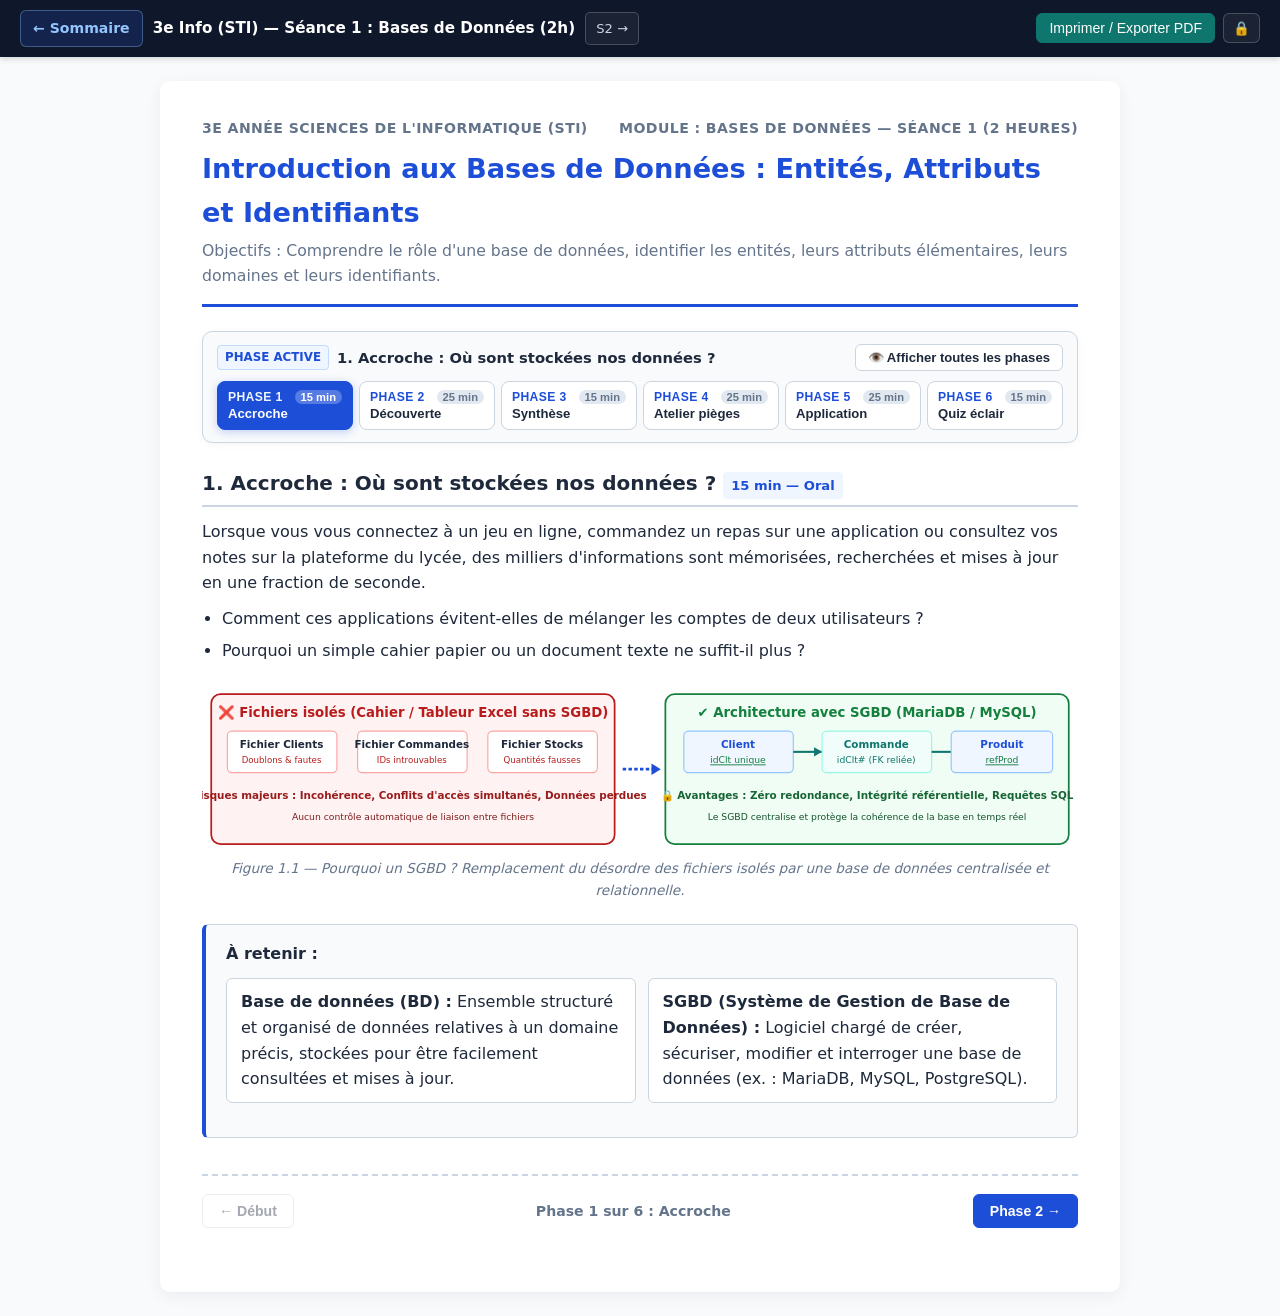
<file: seance01.html>
<!DOCTYPE html>
<html lang="fr">
<head>
  <meta charset="UTF-8">
  <meta name="viewport" content="width=device-width, initial-scale=1.0">
  <title>Séance 1 — Bases de Données : Entités, Attributs et Identifiants (3e Info)</title>
  <link rel="stylesheet" href="assets/style.css">
</head>
<body>

  <!-- Barre d'outils enseignant -->
  <div class="toolbar">
    <div class="toolbar-left">
        <a class="btn-back" href="index.html">← Sommaire</a>
        <div class="toolbar-title">3e Info (STI) — Séance 1 : Bases de Données (2h)</div>
        <a class="btn-nav" href="seance02.html">S2 →</a>
      </div>
    <div class="toolbar-actions">
      <button id="btnPlan" class="btn" type="button">Afficher le découpage horaire</button>
      <button id="btnSolutions" class="btn" type="button">Afficher les corrigés</button>
      <button id="btnPrint" class="btn btn-print" type="button">Imprimer / Exporter PDF</button>
    </div>
  </div>

  <main class="container">

    <!-- En-tête -->
    <header class="sheet-header">
      <div class="meta-row">
        <span>3e Année Sciences de l'Informatique (STI)</span>
        <span>Module : Bases de Données — Séance 1 (2 heures)</span>
      </div>
      <h1>Introduction aux Bases de Données : Entités, Attributs et Identifiants</h1>
      <p class="subtitle">Objectifs : Comprendre le rôle d'une base de données, identifier les entités, leurs attributs élémentaires, leurs domaines et leurs identifiants.</p>
    </header>

    <!-- Découpage horaire (visible si activé) -->
    <section class="teacher-plan">
      <h3 style="margin-top:0;">Scénario pédagogique calibré (120 minutes)</h3>
      <table>
        <thead>
          <tr>
            <th>Horaire</th>
            <th>Durée</th>
            <th>Phase</th>
            <th>Objectif</th>
          </tr>
        </thead>
        <tbody>
          <tr>
            <td>0h00 – 0h15</td>
            <td>15 min</td>
            <td><strong>1. Accroche (Oral)</strong></td>
            <td>Partir du quotidien des élèves pour définir <em>donnée</em>, <em>BD</em> et <em>SGBD</em>.</td>
          </tr>
          <tr>
            <td>0h15 – 0h40</td>
            <td>25 min</td>
            <td><strong>2. Découverte (<em>Pixel Zone</em>)</strong></td>
            <td>Dégager entités, attributs, domaines, identifiants et occurrences.</td>
          </tr>
          <tr>
            <td>0h40 – 0h55</td>
            <td>15 min</td>
            <td><strong>3. Trace écrite</strong></td>
            <td>Formalisation des 5 définitions fondamentales.</td>
          </tr>
          <tr>
            <td>0h55 – 1h20</td>
            <td>25 min</td>
            <td><strong>4. Chasse aux pièges</strong></td>
            <td>Atomicité, attributs calculés et choix d'un bon identifiant.</td>
          </tr>
          <tr>
            <td>1h20 – 1h45</td>
            <td>25 min</td>
            <td><strong>5. Application autonome</strong></td>
            <td>Étude de cas <em>QuickBite</em> en binôme + correction collective.</td>
          </tr>
          <tr>
            <td>1h45 – 2h00</td>
            <td>15 min</td>
            <td><strong>6. Quiz éclair</strong></td>
            <td>Vérification rapide des acquis avant la fin de séance.</td>
          </tr>
        </tbody>
      </table>
    </section>

    <!-- PHASE 1 -->
    <section class="phase">
      <h2>
        <span>1. Accroche : Où sont stockées nos données ?</span>
        <span class="badge-time">15 min — Oral</span>
      </h2>
      <p>
        Lorsque vous vous connectez à un jeu en ligne, commandez un repas sur une application ou consultez vos notes sur la plateforme du lycée, des milliers d'informations sont mémorisées, recherchées et mises à jour en une fraction de seconde.
      </p>
      <ul>
        <li>Comment ces applications évitent-elles de mélanger les comptes de deux utilisateurs ?</li>
        <li>Pourquoi un simple cahier papier ou un document texte ne suffit-il plus ?</li>
      </ul>
<div class="diagram-wrap">
  <svg viewBox="0 0 760 145" width="100%" height="145" xmlns="http://www.w3.org/2000/svg" role="img" aria-label="Comparaison Fichiers isolés vs SGBD centralisé">
    <!-- Côté Gauche : Fichiers isolés -->
    <rect x="8" y="8" width="350" height="130" rx="8" fill="#fef2f2" stroke="#b91c1c" stroke-width="1.5"/>
    <text x="183" y="28" text-anchor="middle" font-size="11.5" font-weight="700" fill="#b91c1c">❌ Fichiers isolés (Cahier / Tableur Excel sans SGBD)</text>
    
    <rect x="22" y="40" width="95" height="36" rx="4" fill="#ffffff" stroke="#fca5a5"/>
    <text x="69" y="55" text-anchor="middle" font-size="9" font-weight="700" fill="#1e293b">Fichier Clients</text>
    <text x="69" y="68" text-anchor="middle" font-size="7.5" fill="#b91c1c">Doublons &amp; fautes</text>

    <rect x="135" y="40" width="95" height="36" rx="4" fill="#ffffff" stroke="#fca5a5"/>
    <text x="182" y="55" text-anchor="middle" font-size="9" font-weight="700" fill="#1e293b">Fichier Commandes</text>
    <text x="182" y="68" text-anchor="middle" font-size="7.5" fill="#b91c1c">IDs introuvables</text>

    <rect x="248" y="40" width="95" height="36" rx="4" fill="#ffffff" stroke="#fca5a5"/>
    <text x="295" y="55" text-anchor="middle" font-size="9" font-weight="700" fill="#1e293b">Fichier Stocks</text>
    <text x="295" y="68" text-anchor="middle" font-size="7.5" fill="#b91c1c">Quantités fausses</text>

    <text x="183" y="99" text-anchor="middle" font-size="9" font-weight="600" fill="#991b1b">⚠️ Risques majeurs : Incohérence, Conflits d'accès simultanés, Données perdues</text>
    <text x="183" y="117" text-anchor="middle" font-size="8" fill="#7f1d1d">Aucun contrôle automatique de liaison entre fichiers</text>

    <!-- Flèche centrale -->
    <line x1="365" y1="73" x2="393" y2="73" stroke="#1d4ed8" stroke-width="2.5" stroke-dasharray="3,2"/>
    <polygon points="398,73 390,68 390,78" fill="#1d4ed8"/>

    <!-- Côté Droit : SGBD Centralisé -->
    <rect x="402" y="8" width="350" height="130" rx="8" fill="#f0fdf4" stroke="#15803d" stroke-width="1.5"/>
    <text x="577" y="28" text-anchor="middle" font-size="11.5" font-weight="700" fill="#15803d">✔ Architecture avec SGBD (MariaDB / MySQL)</text>

    <rect x="418" y="40" width="95" height="36" rx="4" fill="#eff6ff" stroke="#93c5fd"/>
    <text x="465" y="55" text-anchor="middle" font-size="9" font-weight="700" fill="#1d4ed8">Client</text>
    <text x="465" y="68" text-anchor="middle" font-size="8" fill="#15803d" text-decoration="underline">idClt unique</text>

    <line x1="513" y1="58" x2="538" y2="58" stroke="#0f766e" stroke-width="1.8"/>
    <polygon points="538,58 531,54 531,62" fill="#0f766e"/>

    <rect x="538" y="40" width="95" height="36" rx="4" fill="#f0fdfa" stroke="#99f6e4"/>
    <text x="585" y="55" text-anchor="middle" font-size="9" font-weight="700" fill="#0f766e">Commande</text>
    <text x="585" y="68" text-anchor="middle" font-size="8" fill="#0f766e">idClt# (FK reliée)</text>

    <line x1="633" y1="58" x2="650" y2="58" stroke="#0f766e" stroke-width="1.8"/>

    <rect x="650" y="40" width="88" height="36" rx="4" fill="#eff6ff" stroke="#93c5fd"/>
    <text x="694" y="55" text-anchor="middle" font-size="9" font-weight="700" fill="#1d4ed8">Produit</text>
    <text x="694" y="68" text-anchor="middle" font-size="8" fill="#15803d" text-decoration="underline">refProd</text>

    <text x="577" y="99" text-anchor="middle" font-size="9" font-weight="600" fill="#166534">🔒 Avantages : Zéro redondance, Intégrité référentielle, Requêtes SQL</text>
    <text x="577" y="117" text-anchor="middle" font-size="8" fill="#14532d">Le SGBD centralise et protège la cohérence de la base en temps réel</text>
  </svg>
  <div class="diagram-caption">Figure 1.1 — Pourquoi un SGBD ? Remplacement du désordre des fichiers isolés par une base de données centralisée et relationnelle.</div>
</div>


      <div class="course-box">
        <strong>À retenir :</strong>
        <ul class="vocab-list">
          <li><strong>Base de données (BD) :</strong> Ensemble structuré et organisé de données relatives à un domaine précis, stockées pour être facilement consultées et mises à jour.</li>
          <li><strong>SGBD (Système de Gestion de Base de Données) :</strong> Logiciel chargé de créer, sécuriser, modifier et interroger une base de données (ex. : MariaDB, MySQL, PostgreSQL).</li>
        </ul>
      </div>
    <div class="solution">
        <span class="solution-label">Guide Enseignant — Réponses attendues &amp; Synthèse orale</span>
        <ul style="margin:0; padding-left:18px;">
          <li><strong>Unicité des comptes :</strong> Grâce à un <strong>identifiant unique</strong> (numéro de compte, adresse e-mail ou pseudo unique) qui distingue infailliblement deux personnes, même si elles portent le même nom et prénom.</li>
          <li><strong>Limites du papier et du texte brut :</strong>
            <ul>
              <li><em>Accès concurrent :</em> Plusieurs milliers d'utilisateurs doivent lire et écrire en même temps (impossible sur un fichier texte ou un cahier).</li>
              <li><em>Volume &amp; Rapidité :</em> Rechercher un utilisateur parmi des millions prendrait des heures sans indexation.</li>
              <li><em>Sécurité &amp; Intégrité :</em> Risque de perte, falsification, doublons ou erreurs de frappe sans contrôle automatique.</li>
            </ul>
          </li>
          <li><strong>Notion clé à faire émerger :</strong> La nécessité d'un système structuré, sécurisé et multi-utilisateurs : la <strong>Base de Données</strong> pilotée par un <strong>SGBD</strong>.</li>
        </ul>
      </div>
    </section>

    <!-- PHASE 2 -->
    <section class="phase">
      <h2>
        <span>2. Activité de découverte : La salle de jeux « Pixel Zone »</span>
        <span class="badge-time">25 min</span>
      </h2>

      <div class="context-box">
        « Je veux enregistrer mes <strong>joueurs</strong> habituels en gardant pour chacun un numéro d'inscription, son pseudo, sa date de naissance et son numéro de téléphone. Je veux aussi suivre mes <strong>postes de jeu</strong> : chacun porte un code (ex. <code>P01</code>), un type (<em>PC Gamer</em>, <em>PS5</em>, <em>Casque VR</em>), un tarif horaire en dinars et son état (<em>Disponible</em> ou <em>En panne</em>). Enfin, je veux tenir la liste des <strong>jeux vidéo</strong> disponibles dans la salle, avec pour chacun un code jeu, son titre, son genre (<em>Sport</em>, <em>FPS</em>, <em>Course</em>...) et l'âge minimum recommandé (PEGI). »
      </div>

      <!-- Illustration pédagogique d'aide au repérage des entités et attributs (Générée avec Gemini) -->
      <div class="diagram-wrap" style="margin: 18px 0 24px;">
        <img src="assets/images/pixel_zone_activite.jpg" alt="Illustration de l'activité Pixel Zone : les 3 entités (Joueur, Poste, Jeu), leurs attributs et leurs identifiants" style="max-width: 100%; height: auto; border-radius: 10px; box-shadow: 0 6px 20px rgba(15, 23, 42, 0.15); display: block; margin: 0 auto; border: 1px solid var(--border);">
        <div class="diagram-caption">Figure 1.2 — Vue de la salle de jeux « Pixel Zone » : repérez les 3 entités (Joueur, Poste, Jeu) et les attributs visibles sur leurs cartes et étiquettes techniques.</div>
      </div>

      <ol class="questions">
        <li>
          <strong>Identifier les entités :</strong> Quels sont les <strong>3 sujets (objets du monde réel)</strong> distincts sur lesquels le gérant veut stocker des informations ?
          <div class="answer-lines"><div class="answer-line"></div></div>
        </li>
        <li>
          <strong>Lister les attributs :</strong> Pour chaque entité trouvée, relevez toutes les informations (propriétés) qui la décrivent dans le texte.
          <div class="answer-lines"><div class="answer-line"></div><div class="answer-line"></div><div class="answer-line"></div></div>
        </li>
        <li>
          <strong>Préciser les domaines :</strong> Pour chaque attribut, indiquez le type de valeurs qu'il peut prendre (chaîne de caractères, entier, décimal, date, liste de valeurs).
          <div class="answer-lines"><div class="answer-line"></div><div class="answer-line"></div></div>
        </li>
        <li>
          <strong>Choisir l'identifiant :</strong> Pour l'entité <strong>Joueur</strong>, peut-on utiliser la <em>date de naissance</em> pour reconnaître un joueur de façon unique ? Et le <em>pseudo</em> ? Quel attribut garantit l'unicité ? Indiquez l'identifiant retenu pour chacune des 3 entités.
          <div class="answer-lines"><div class="answer-line"></div><div class="answer-line"></div></div>
        </li>
        <li>
          <strong>Donner des occurrences :</strong> Proposez <strong>2 exemples concrets</strong> (occurrences) pour l'entité <strong>Poste</strong> et <strong>2 exemples</strong> pour l'entité <strong>Jeu</strong>.
          <div class="answer-lines"><div class="answer-line"></div><div class="answer-line"></div></div>
        </li>
      </ol>

      <div class="solution">
        <span class="solution-label">Corrigé — Étude de cas Pixel Zone</span>
        <table>
          <thead>
            <tr>
              <th>Entité</th>
              <th>Attributs</th>
              <th>Domaine de valeurs</th>
              <th>Identifiant</th>
            </tr>
          </thead>
          <tbody>
            <tr>
              <td><strong>Joueur</strong></td>
              <td><code>numInscr</code>, <code>pseudo</code>, <code>dateNaiss</code>, <code>tel</code></td>
              <td>Entier, Chaîne, Date, Chaîne (8 chiffres)</td>
              <td><code>numInscr</code></td>
            </tr>
            <tr>
              <td><strong>Poste</strong></td>
              <td><code>codePoste</code>, <code>typePoste</code>, <code>tarifH</code>, <code>etat</code></td>
              <td>Chaîne, Chaîne, Décimal positif, <code>{Disponible, En panne}</code></td>
              <td><code>codePoste</code></td>
            </tr>
            <tr>
              <td><strong>Jeu</strong></td>
              <td><code>codeJeu</code>, <code>titre</code>, <code>genre</code>, <code>ageMin</code></td>
              <td>Chaîne, Chaîne, Chaîne, Entier positif</td>
              <td><code>codeJeu</code></td>
            </tr>
          </tbody>
        </table>
        <p><strong>Justification (Q4) :</strong> Deux joueurs peuvent avoir la même date de naissance, et un joueur peut vouloir changer de pseudo. Un numéro d'inscription dédié (<code>numInscr</code>) garantit l'unicité et la stabilité.</p>
        <p style="margin-bottom:0;"><strong>Exemples d'occurrences (Q5) :</strong><br>
          • <strong>Poste :</strong> <code>(P01, "PC Gamer RTX", 8.000, "Disponible")</code> ; <code>(P02, "PlayStation 5", 10.000, "En panne")</code><br>
          • <strong>Jeu :</strong> <code>(J01, "FC 26", "Sport", 3)</code> ; <code>(J02, "Valorant", "FPS", 16)</code>
        </p>
      </div>
    </section>

    <!-- PHASE 3 -->
    <section class="phase">
      <h2>
        <span>3. Synthèse : Vocabulaire fondamental</span>
        <span class="badge-time">15 min — Trace écrite</span>
      </h2>
      <div class="course-box">
        <ul class="vocab-list">
          <li><strong>Entité :</strong> Objet concret ou abstrait du monde réel (personne, matériel, événement) présentant un intérêt pour l'application et possédant une existence propre (ex. : <em>Joueur</em>, <em>Poste</em>, <em>Jeu</em>).</li>
          <li><strong>Attribut (ou propriété) :</strong> Caractéristique élémentaire décrivant une entité (ex. : <code>pseudo</code>, <code>tarifH</code>). Un attribut ne doit contenir qu'une seule information indivisible.</li>
          <li><strong>Domaine :</strong> Ensemble des valeurs autorisées pour un attribut donné (ex. : <code>tarifH</code> est un nombre décimal strictement positif).</li>
          <li><strong>Occurrence :</strong> Réalisation particulière (exemplaire concret) d'une entité, définie par une valeur pour chacun de ses attributs.</li>
          <li><strong>Identifiant :</strong> Attribut (ou groupe d'attributs) dont la valeur est <strong>unique</strong> et <strong>obligatoire</strong> pour chaque occurrence d'une entité, permettant de la distinguer sans ambiguïté.</li>
        </ul>
      </div>
<div class="diagram-wrap">
  <svg viewBox="0 0 760 155" width="100%" height="155" xmlns="http://www.w3.org/2000/svg" role="img" aria-label="Concept d'Entité et ses Occurrences concrètes">
    <!-- Boîte Entité Abstraite -->
    <rect x="15" y="12" width="225" height="130" rx="8" fill="#eff6ff" stroke="#1d4ed8" stroke-width="1.8"/>
    <rect x="15" y="12" width="225" height="30" rx="8" fill="#1d4ed8"/>
    <text x="127" y="32" text-anchor="middle" font-size="12" font-weight="700" fill="#ffffff">ENTITÉ : Joueur</text>
    <text x="30" y="60" font-size="10.5" font-weight="700" fill="#1d4ed8" text-decoration="underline">idJoueur (Identifiant unique)</text>
    <text x="30" y="78" font-size="10" fill="#334155">• pseudo</text>
    <text x="30" y="95" font-size="10" fill="#334155">• email</text>
    <text x="30" y="112" font-size="10" fill="#334155">• ville</text>
    <text x="30" y="129" font-size="10" fill="#334155">• soldeHeures</text>

    <!-- Flèche transition -->
    <path d="M 245 77 L 285 77" stroke="#0f766e" stroke-width="2"/>
    <polygon points="288,77 280,72 280,82" fill="#0f766e"/>
    <text x="265" y="70" text-anchor="middle" font-size="8" font-weight="700" fill="#0f766e">devient</text>

    <!-- Tableau Occurrences -->
    <g transform="translate(295, 12)">
      <rect x="0" y="0" width="450" height="130" rx="6" fill="#ffffff" stroke="#cbd5e1" stroke-width="1.5"/>
      <rect x="0" y="0" width="450" height="26" rx="6" fill="#f8fafc" stroke="#cbd5e1"/>
      <text x="225" y="17" text-anchor="middle" font-size="10.5" font-weight="700" fill="#0f766e">OCCURRENCES RÉELLES (Lignes dans la table MariaDB)</text>
      
      <!-- En-têtes -->
      <line x1="0" y1="48" x2="450" y2="48" stroke="#e2e8f0"/>
      <text x="40" y="40" text-anchor="middle" font-size="9" font-weight="700" fill="#1d4ed8" text-decoration="underline">idJoueur</text>
      <text x="120" y="40" text-anchor="middle" font-size="9" font-weight="700" fill="#334155">pseudo</text>
      <text x="225" y="40" text-anchor="middle" font-size="9" font-weight="700" fill="#334155">email</text>
      <text x="325" y="40" text-anchor="middle" font-size="9" font-weight="700" fill="#334155">ville</text>
      <text x="405" y="40" text-anchor="middle" font-size="9" font-weight="700" fill="#334155">soldeHeures</text>

      <!-- Ligne 1 -->
      <line x1="0" y1="73" x2="450" y2="73" stroke="#f1f5f9"/>
      <text x="40" y="65" text-anchor="middle" font-size="9" font-weight="700" fill="#1d4ed8">1</text>
      <text x="120" y="65" text-anchor="middle" font-size="9" fill="#334155">PixelMaster</text>
      <text x="225" y="65" text-anchor="middle" font-size="8.5" fill="#334155">sami@mail.tn</text>
      <text x="325" y="65" text-anchor="middle" font-size="9" fill="#334155">Tunis</text>
      <text x="405" y="65" text-anchor="middle" font-size="9" fill="#334155">12.5</text>

      <!-- Ligne 2 -->
      <line x1="0" y1="98" x2="450" y2="98" stroke="#f1f5f9"/>
      <text x="40" y="90" text-anchor="middle" font-size="9" font-weight="700" fill="#1d4ed8">2</text>
      <text x="120" y="90" text-anchor="middle" font-size="9" fill="#334155">ShadowGamer</text>
      <text x="225" y="90" text-anchor="middle" font-size="8.5" fill="#334155">leila@mail.tn</text>
      <text x="325" y="90" text-anchor="middle" font-size="9" fill="#334155">Sousse</text>
      <text x="405" y="90" text-anchor="middle" font-size="9" fill="#334155">5.0</text>

      <!-- Ligne 3 -->
      <text x="40" y="116" text-anchor="middle" font-size="9" font-weight="700" fill="#1d4ed8">3</text>
      <text x="120" y="116" text-anchor="middle" font-size="9" fill="#334155">CyberFox</text>
      <text x="225" y="116" text-anchor="middle" font-size="8.5" fill="#334155">yassine@mail.tn</text>
      <text x="325" y="116" text-anchor="middle" font-size="9" fill="#334155">Sfax</text>
      <text x="405" y="116" text-anchor="middle" font-size="9" fill="#334155">20.0</text>
    </g>
  </svg>
  <div class="diagram-caption">Figure 1.3 — Modélisation conceptuelle : l'Entité abstraite (attributs) et ses occurrences matérielles sous forme de lignes dans la table.</div>
</div>

    </section>

    <!-- PHASE 4 -->
    <section class="phase page-break">
      <h2>
        <span>4. Atelier « Chasse aux pièges » : Les 3 règles d'or</span>
        <span class="badge-time">25 min</span>
      </h2>

      <div class="trap-card">
        <h3>Piège 1 — Les attributs composés (Règle d'atomicité)</h3>
        <p>Dans la base, on a stocké pour un joueur : <code>nomComplet = "Ben Ali Youssef"</code> et <code>adresse = "14 Rue de la Liberté, 4000 Sousse"</code>.</p>
        <p><strong>Question :</strong> Si le gérant veut trier les joueurs par nom de famille ou afficher uniquement ceux qui habitent à Sousse, quel problème rencontre-t-il ?</p>
        <div class="answer-lines"><div class="answer-line"></div></div>
        <div class="solution">
          <span class="solution-label">Règle à retenir</span>
          Un attribut doit être <strong>atomique</strong> (indivisible). On éclate <code>nomComplet</code> en <code>nom</code> et <code>prenom</code>, et <code>adresse</code> en <code>rue</code>, <code>codePostal</code> et <code>ville</code>.
        </div>
      </div>

      <div class="trap-card">
        <h3>Piège 2 — Les attributs calculés (dérivés)</h3>
        <p>Pour l'entité <strong>Joueur</strong>, un élève propose d'enregistrer à la fois <code>dateNaiss</code> et <code>age</code>. Dans une facture, il propose <code>prixUnit</code>, <code>qte</code> et <code>montantTotal</code>.</p>
        <p><strong>Question :</strong> Que se passe-t-il l'année prochaine pour la valeur stockée dans <code>age</code> ?</p>
        <div class="answer-lines"><div class="answer-line"></div></div>
        <div class="solution">
          <span class="solution-label">Règle à retenir</span>
          On ne stocke pas une donnée <strong>calculable</strong> à partir d'autres attributs : l'âge deviendrait vite faux et nécessiterait des mises à jour constantes. On stocke <code>dateNaiss</code> et on calcule l'âge au moment de l'affichage.
        </div>
      </div>

      <div class="trap-card">
        <h3>Piège 3 — Bon ou mauvais identifiant ?</h3>
        <p>Pour l'entité <strong>Élève</strong> d'un lycée, cochez si l'attribut candidat est un bon identifiant et justifiez :</p>
        <table>
          <thead>
            <tr>
              <th>Attribut candidat</th>
              <th style="width: 110px;">Valide ?</th>
              <th>Justification</th>
            </tr>
          </thead>
          <tbody>
            <tr>
              <td><code>nom</code></td>
              <td>[ &nbsp; ] Oui &nbsp; [ &nbsp; ] Non</td>
              <td></td>
            </tr>
            <tr>
              <td><code>numTel</code></td>
              <td>[ &nbsp; ] Oui &nbsp; [ &nbsp; ] Non</td>
              <td></td>
            </tr>
            <tr>
              <td><code>numCIN</code></td>
              <td>[ &nbsp; ] Oui &nbsp; [ &nbsp; ] Non</td>
              <td></td>
            </tr>
            <tr>
              <td><code>numInscription</code></td>
              <td>[ &nbsp; ] Oui &nbsp; [ &nbsp; ] Non</td>
              <td></td>
            </tr>
          </tbody>
        </table>
        <div class="solution">
          <span class="solution-label">Corrigé — Choix de l'identifiant</span>
          <ul style="margin:0; padding-left:18px;">
            <li><code>nom</code> : <strong>Non</strong> — Risque élevé d'homonymes.</li>
            <li><code>numTel</code> : <strong>Non</strong> — Peut être absent, partagé avec un parent ou changé.</li>
            <li><code>numCIN</code> : <strong>Non</strong> — Les élèves de 3e n'ont pas encore tous de CIN (valeur manquante).</li>
            <li><code>numInscription</code> : <strong>Oui</strong> — Unique, obligatoire et attribué à chaque élève dès son entrée.</li>
          </ul>
        </div>
      </div>
    </section>

    <!-- PHASE 5 -->
    <section class="phase">
      <h2>
        <span>5. Application en autonomie : Livraison « QuickBite »</span>
        <span class="badge-time">25 min (15 min binôme + 10 min correction)</span>
      </h2>

      <div class="context-box">
        Une application locale de livraison de repas souhaite gérer ses <strong>restaurants partenaires</strong> (nom du restaurant, adresse complète, spécialité, numéro de téléphone), ses <strong>plats</strong> (nom du plat, prix unitaire en DT, catégorie, temps de préparation en minutes) et ses <strong>livreurs</strong> (numéro CIN, nom et prénom, âge, type de véhicule : <em>Moto</em>, <em>Voiture</em> ou <em>Vélo</em>, téléphone).
      </div>

      <ol class="questions">
        <li>Relevez les <strong>3 entités</strong> du système.</li>
        <li>Pour chaque entité, proposez la liste des <strong>attributs élémentaires</strong> en corrigeant les erreurs volontairement glissées dans l'énoncé (données composées ou calculées).</li>
        <li>Proposez un <strong>identifiant</strong> pertinent pour chaque entité (ajoutez un code artificiel si aucun identifiant naturel n'existe dans le texte).</li>
        <li>Précisez le <strong>domaine de valeurs</strong> de <code>prixUnit</code>, <code>typeVehicule</code> et <code>dateNaiss</code>.</li>
      </ol>

      <div class="answer-lines">
        <div class="answer-line"></div>
        <div class="answer-line"></div>
        <div class="answer-line"></div>
        <div class="answer-line"></div>
        <div class="answer-line"></div>
      </div>

      <div class="solution">
        <span class="solution-label">Corrigé — Étude de cas QuickBite</span>
        <p><strong>Pièges corrigés :</strong> <code>adresse complète</code> éclatée (<code>rue</code>, <code>codePostal</code>, <code>ville</code>) ; <code>nom et prénom</code> éclaté (<code>nom</code>, <code>prenom</code>) ; <code>âge</code> remplacé par <code>dateNaiss</code> ; ajout des identifiants <code>idResto</code> et <code>codePlat</code>.</p>
        <table>
          <thead>
            <tr>
              <th>Entité</th>
              <th>Identifiant</th>
              <th>Autres attributs élémentaires</th>
            </tr>
          </thead>
          <tbody>
            <tr>
              <td><strong>Restaurant</strong></td>
              <td><code>idResto</code></td>
              <td><code>nomResto</code>, <code>rue</code>, <code>codePostal</code>, <code>ville</code>, <code>specialite</code>, <code>telResto</code></td>
            </tr>
            <tr>
              <td><strong>Plat</strong></td>
              <td><code>codePlat</code></td>
              <td><code>nomPlat</code>, <code>prixUnit</code>, <code>categorie</code>, <code>tempsPrep</code></td>
            </tr>
            <tr>
              <td><strong>Livreur</strong></td>
              <td><code>numCIN</code> (ou <code>idLivreur</code>)</td>
              <td><code>nom</code>, <code>prenom</code>, <code>dateNaiss</code>, <code>typeVehicule</code>, <code>telLivreur</code></td>
            </tr>
          </tbody>
        </table>
        <p style="margin-bottom:0;"><strong>Domaines demandés (Q4) :</strong>
          <code>prixUnit</code> : Décimal strictement positif |
          <code>typeVehicule</code> : <code>{Moto, Voiture, Vélo}</code> |
          <code>dateNaiss</code> : Date valide.
        </p>
      </div>
    </section>

    <!-- PHASE 6 -->
    <section class="phase">
      <h2>
        <span>6. Quiz éclair de clôture</span>
        <span class="badge-time">15 min</span>
      </h2>

      <div class="quiz-item">
        <strong>1. Vrai ou Faux :</strong> « Une occurrence est une colonne d'une entité. »
        <div class="quiz-answer">Réponse : Faux — C'est un exemplaire concret (une ligne). Une colonne correspond à un attribut.</div>
      </div>

      <div class="quiz-item">
        <strong>2. Vrai ou Faux :</strong> « Deux occurrences d'une même entité peuvent avoir la même valeur d'identifiant si leurs autres attributs sont différents. »
        <div class="quiz-answer">Réponse : Faux — L'identifiant est strictement unique pour chaque occurrence.</div>
      </div>

      <div class="quiz-item">
        <strong>3. Trouvez l'intrus</strong> parmi ces candidats pour l'entité <strong>Voiture</strong> : <code>matricule</code>, <code>marque</code>, <code>puissance</code>, <code>Client</code>, <code>couleur</code>.
        <div class="quiz-answer">Réponse : Client — C'est une autre entité, pas un attribut de la voiture.</div>
      </div>

      <div class="quiz-item">
        <strong>4. Réflexion :</strong> Dans un lycée, faut-il stocker la <code>moyenneGenerale</code> comme attribut de base ou la calculer à partir des notes ?
        <div class="quiz-answer">Réponse : La calculer — C'est une donnée dérivée qui changerait à chaque nouvelle note.</div>
      </div>

      <div class="quiz-item">
        <strong>5. Exemple :</strong> Donnez un exemple d'attribut dont le domaine est une liste fermée de valeurs.
        <div class="quiz-answer">Réponse : Exemples valides : etatPoste {Disponible, En panne}, typeVehicule {Moto, Voiture, Vélo}, sexe {M, F}, mention.</div>
      </div>
    </section>

  </main>

  <script src="assets/script.js"></script>
</body>
</html>
</file>
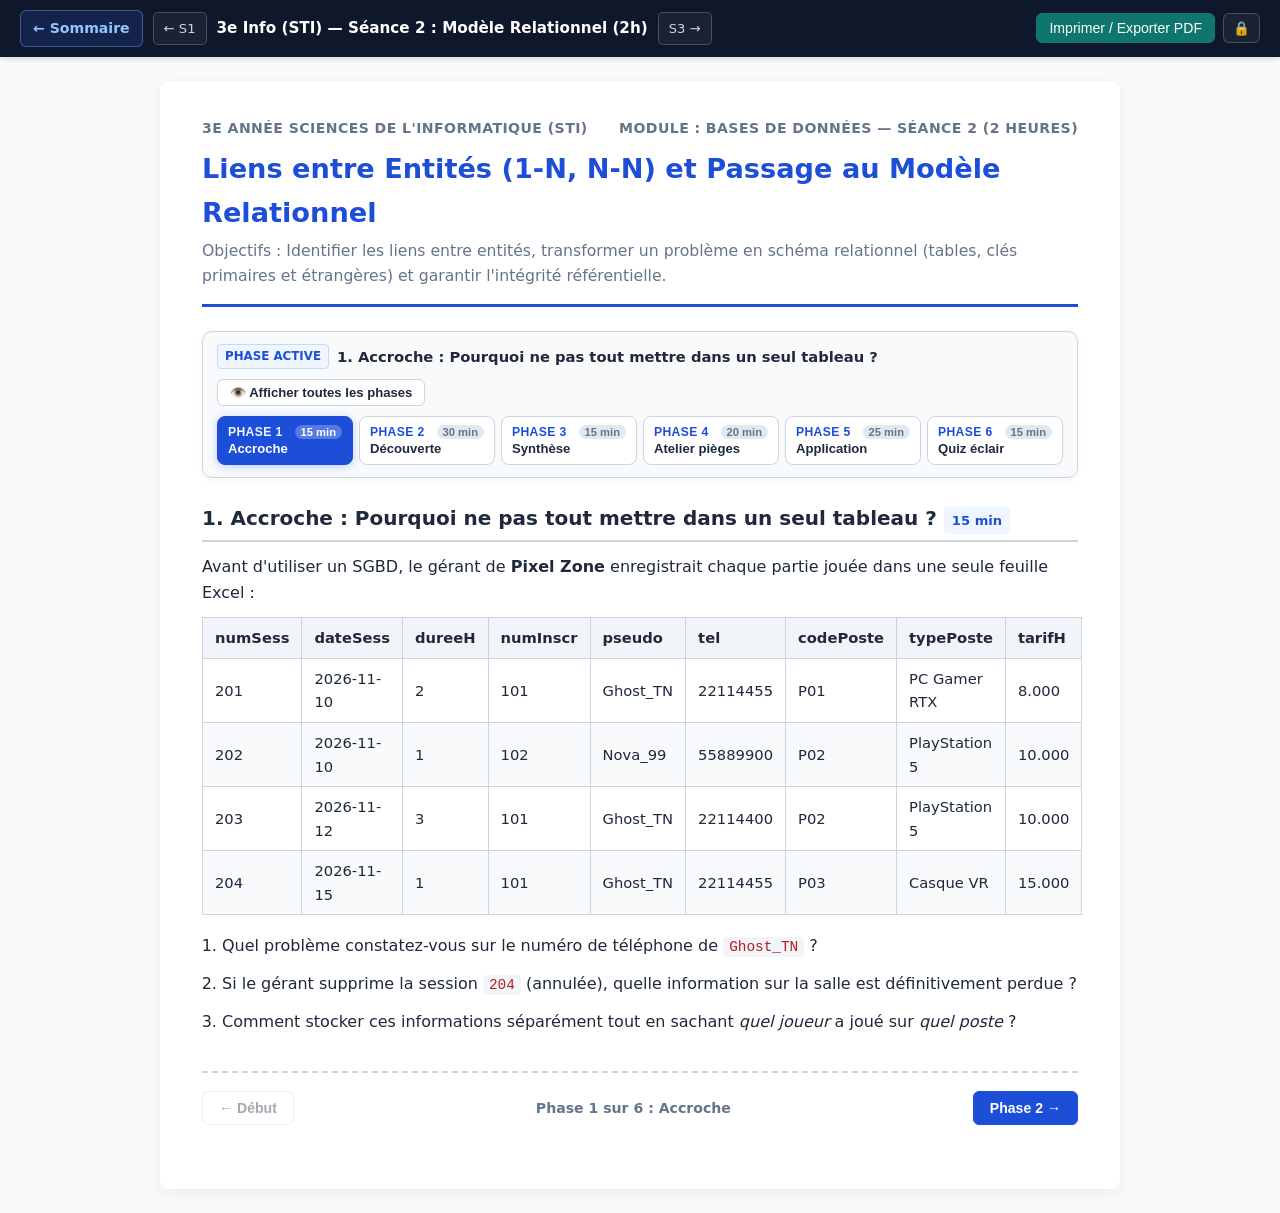
<file: seance02.html>
<!DOCTYPE html>
<html lang="fr">
<head>
  <meta charset="UTF-8">
  <meta name="viewport" content="width=device-width, initial-scale=1.0">
  <title>Séance 2 — Modèle Relationnel : Liens 1-N, N-N, Clés PK et FK (3e Info)</title>
  <link rel="stylesheet" href="assets/style.css">
</head>
<body>

  <!-- Barre d'outils enseignant -->
  <div class="toolbar">
    <div class="toolbar-left">
        <a class="btn-back" href="index.html">← Sommaire</a>
        <a class="btn-nav" href="seance01.html">← S1</a>
        <div class="toolbar-title">3e Info (STI) — Séance 2 : Modèle Relationnel (2h)</div>
        <a class="btn-nav" href="seance03.html">S3 →</a>
      </div>
    <div class="toolbar-actions">
      <button id="btnPlan" class="btn" type="button">Afficher le découpage horaire</button>
      <button id="btnSolutions" class="btn" type="button">Afficher les corrigés</button>
      <button id="btnPrint" class="btn btn-print" type="button">Imprimer / Exporter PDF</button>
    </div>
  </div>

  <main class="container">

    <!-- En-tête -->
    <header class="sheet-header">
      <div class="meta-row">
        <span>3e Année Sciences de l'Informatique (STI)</span>
        <span>Module : Bases de Données — Séance 2 (2 heures)</span>
      </div>
      <h1>Liens entre Entités (1-N, N-N) et Passage au Modèle Relationnel</h1>
      <p class="subtitle">Objectifs : Identifier les liens entre entités, transformer un problème en schéma relationnel (tables, clés primaires et étrangères) et garantir l'intégrité référentielle.</p>
    </header>

    <!-- Découpage horaire (visible si activé) -->
    <section class="teacher-plan">
      <h3 style="margin-top:0;">Scénario pédagogique calibré (120 minutes)</h3>
      <table>
        <thead>
          <tr>
            <th>Horaire</th>
            <th>Durée</th>
            <th>Phase</th>
            <th>Objectif</th>
          </tr>
        </thead>
        <tbody>
          <tr>
            <td>0h00 – 0h15</td>
            <td>15 min</td>
            <td><strong>1. Accroche (Anomalies)</strong></td>
            <td>Montrer les limites d'un tableau unique redondant sur <em>Pixel Zone</em> pour justifier l'éclatement en tables reliées.</td>
          </tr>
          <tr>
            <td>0h15 – 0h45</td>
            <td>30 min</td>
            <td><strong>2. Découverte (<em>Pixel Zone</em>)</strong></td>
            <td>Identifier les liens <code>1-N</code> et <code>N-N</code> entre <code>Joueur</code>, <code>Poste</code>, <code>Session</code> et <code>Jeu</code>, puis écrire les tables.</td>
          </tr>
          <tr>
            <td>0h45 – 1h00</td>
            <td>15 min</td>
            <td><strong>3. Trace écrite</strong></td>
            <td>Vocabulaire du modèle relationnel (PK, FK, table d'association) et règles de passage.</td>
          </tr>
          <tr>
            <td>1h00 – 1h20</td>
            <td>20 min</td>
            <td><strong>4. Chasse aux erreurs</strong></td>
            <td>Corriger des clés étrangères mal placées, une relation N-N non décomposée et une violation d'intégrité référentielle.</td>
          </tr>
          <tr>
            <td>1h20 – 1h45</td>
            <td>25 min</td>
            <td><strong>5. Application (Fil Rouge)</strong></td>
            <td>Concevoir en autonomie le schéma complet de <em>TechStore</em> (<code>boutique_info</code>) utilisé dès la séance 3.</td>
          </tr>
          <tr>
            <td>1h45 – 2h00</td>
            <td>15 min</td>
            <td><strong>6. Quiz éclair</strong></td>
            <td>Vérifier la maîtrise des clés et des liens avant la fin de séance.</td>
          </tr>
        </tbody>
      </table>
    </section>

    <!-- PHASE 1 -->
    <section class="phase">
      <h2>
        <span>1. Accroche : Pourquoi ne pas tout mettre dans un seul tableau ?</span>
        <span class="badge-time">15 min</span>
      </h2>
      <p>
        Avant d'utiliser un SGBD, le gérant de <strong>Pixel Zone</strong> enregistrait chaque partie jouée dans une seule feuille Excel :
      </p>

      <table>
        <thead>
          <tr>
            <th>numSess</th>
            <th>dateSess</th>
            <th>dureeH</th>
            <th>numInscr</th>
            <th>pseudo</th>
            <th>tel</th>
            <th>codePoste</th>
            <th>typePoste</th>
            <th>tarifH</th>
          </tr>
        </thead>
        <tbody>
          <tr>
            <td>201</td>
            <td>2026-11-10</td>
            <td>2</td>
            <td>101</td>
            <td>Ghost_TN</td>
            <td>22114455</td>
            <td>P01</td>
            <td>PC Gamer RTX</td>
            <td>8.000</td>
          </tr>
          <tr>
            <td>202</td>
            <td>2026-11-10</td>
            <td>1</td>
            <td>102</td>
            <td>Nova_99</td>
            <td>55889900</td>
            <td>P02</td>
            <td>PlayStation 5</td>
            <td>10.000</td>
          </tr>
          <tr>
            <td>203</td>
            <td>2026-11-12</td>
            <td>3</td>
            <td>101</td>
            <td>Ghost_TN</td>
            <td>22114400</td>
            <td>P02</td>
            <td>PlayStation 5</td>
            <td>10.000</td>
          </tr>
          <tr>
            <td>204</td>
            <td>2026-11-15</td>
            <td>1</td>
            <td>101</td>
            <td>Ghost_TN</td>
            <td>22114455</td>
            <td>P03</td>
            <td>Casque VR</td>
            <td>15.000</td>
          </tr>
        </tbody>
      </table>

      <ol class="questions">
        <li>Quel problème constatez-vous sur le numéro de téléphone de <code>Ghost_TN</code> ?</li>
        <li>Si le gérant supprime la session <code>204</code> (annulée), quelle information sur la salle est définitivement perdue ?</li>
        <li>Comment stocker ces informations séparément tout en sachant <em>quel joueur</em> a joué sur <em>quel poste</em> ?</li>
      </ol>

      <div class="solution">
        <span class="solution-label">Corrigé — Limites du tableau unique</span>
        <ul style="margin:0; padding-left:18px;">
          <li><strong>Redondance &amp; incohérence :</strong> Les infos de <code>Ghost_TN</code> sont répétées 3 fois avec deux téléphones différents (<code>22114455</code> et <code>22114400</code>).</li>
          <li><strong>Anomalie de suppression :</strong> Effacer la session <code>204</code> fait disparaître l'unique trace du poste <code>P03</code> (Casque VR) et de son tarif.</li>
          <li><strong>Solution relationnelle :</strong> Séparer les données en plusieurs <strong>tables</strong> distinctes et les <strong>relier grâce à leurs identifiants</strong> (clés primaires et clés étrangères).</li>
        </ul>
      </div>
    </section>

    <!-- PHASE 2 -->
    <section class="phase">
      <h2>
        <span>2. Activité de découverte : Relier les entités de « Pixel Zone »</span>
        <span class="badge-time">30 min</span>
      </h2>

      <p>En séance 1, nous avons identifié trois entités : <strong>Joueur</strong> (<code>numInscr</code>), <strong>Poste</strong> (<code>codePoste</code>) et <strong>Jeu</strong> (<code>codeJeu</code>). Le gérant ajoute maintenant les règles de gestion suivantes :</p>

      <div class="context-box">
        <ul style="margin:0; padding-left:20px;">
          <li><strong>Règle 1 (Sessions) :</strong> Une <strong>Session</strong> de jeu est identifiée par un numéro (<code>numSess</code>), possède une date (<code>dateSess</code>) et une durée en heures (<code>dureeH</code>). Un <strong>Joueur</strong> peut effectuer <em>plusieurs</em> sessions, mais chaque session est réservée par <em>un seul</em> joueur.</li>
          <li><strong>Règle 2 (Affectation) :</strong> Un <strong>Poste</strong> accueille <em>plusieurs</em> sessions au fil du temps, mais chaque session se déroule sur <em>un seul</em> poste.</li>
          <li><strong>Règle 3 (Jeux installés) :</strong> Un <strong>Poste</strong> peut contenir <em>plusieurs</em> jeux installés, et un même <strong>Jeu</strong> peut être installé sur <em>plusieurs</em> postes. Pour chaque installation, le gérant veut mémoriser la date d'installation (<code>dateInstall</code>).</li>
        </ul>
      </div>

      <ol class="questions">
        <li>
          <strong>Analyser les liens :</strong> Indiquez le type de lien (<code>1-N</code> ou <code>N-N</code>) pour chacune des trois relations :
          <ul>
            <li>Entre <strong>Joueur</strong> et <strong>Session</strong> : __________________</li>
            <li>Entre <strong>Poste</strong> et <strong>Session</strong> : __________________</li>
            <li>Entre <strong>Poste</strong> et <strong>Jeu</strong> : __________________</li>
          </ul>
        </li>
        <li>
          <strong>Placer les clés étrangères (liens 1-N) :</strong> Pour savoir quel joueur a fait la session <code>201</code>, faut-il ajouter <code>numSess</code> dans la table <strong>Joueur</strong>, ou <code>numInscr</code> dans la table <strong>Session</strong> ? Justifiez. Faites de même pour le lien entre <strong>Poste</strong> et <strong>Session</strong>.
          <div class="answer-lines"><div class="answer-line"></div><div class="answer-line"></div></div>
        </li>
        <li>
          <strong>Gérer le lien N-N :</strong> Peut-on simplement ajouter une colonne <code>codeJeu</code> dans la table <strong>Poste</strong> si un PC contient 15 jeux ? Quelle solution permet de stocker toutes les installations et leur <code>dateInstall</code> ?
          <div class="answer-lines"><div class="answer-line"></div><div class="answer-line"></div></div>
        </li>
        <li>
          <strong>Écrire le schéma relationnel :</strong> Donnez la représentation textuelle complète des <strong>5 tables</strong> de la base <em>Pixel Zone</em> en soulignant les clés primaires (<code><u>clé</u></code>) et en faisant suivre les clés étrangères du symbole <code>#</code> (<code>clé#</code>).
          <div class="answer-lines"><div class="answer-line"></div><div class="answer-line"></div><div class="answer-line"></div></div>
        </li>
      </ol>

      <div class="solution">
        <span class="solution-label">Corrigé — Modèle relationnel Pixel Zone</span>
        <p><strong>1. Types de liens :</strong> Joueur–Session (<code>1-N</code>) ; Poste–Session (<code>1-N</code>) ; Poste–Jeu (<code>N-N</code>).</p>
        <p><strong>2. Placement des clés étrangères (1-N) :</strong> On place toujours la clé du côté <code>1</code> dans la table du côté <code>N</code>. Un joueur pouvant avoir des dizaines de sessions, on ne peut pas mettre <code>numSess</code> dans <code>Joueur</code> (sinon on violerait l'atomicité). On ajoute donc <code>numInscr#</code> et <code>codePoste#</code> dans <code>Session</code>.</p>
        <p><strong>3. Décomposition du lien N-N :</strong> Impossible de mettre 15 codes de jeux dans une seule cellule de <code>Poste</code>. On crée une <strong>table d'association</strong> <code>Installation</code> contenant les deux clés étrangères (formant ensemble la clé primaire composée) ainsi que l'attribut porté <code>dateInstall</code>.</p>
        <p><strong>4. Représentation textuelle des 5 tables :</strong></p>
        <div class="schema-list">
          <strong>Joueur</strong> (<span class="pk"><u>numInscr</u></span>, pseudo, dateNaiss, tel)<br>
          <strong>Poste</strong> (<span class="pk"><u>codePoste</u></span>, typePoste, tarifH, etat)<br>
          <strong>Jeu</strong> (<span class="pk"><u>codeJeu</u></span>, titre, genre, ageMin)<br>
          <strong>Session</strong> (<span class="pk"><u>numSess</u></span>, dateSess, dureeH, <span class="fk">numInscr#</span>, <span class="fk">codePoste#</span>)<br>
          <strong>Installation</strong> (<span class="pk"><u>codePoste#</u></span>, <span class="pk"><u>codeJeu#</u></span>, dateInstall)
        </div>
      </div>
    </section>

    <!-- PHASE 3 -->
    <section class="phase page-break">
      <h2>
        <span>3. Synthèse : Le Modèle Relationnel et ses Règles</span>
        <span class="badge-time">15 min — Trace écrite</span>
      </h2>

      <div class="course-box">
        <h3 style="margin-top:0;">A. Correspondance du vocabulaire</h3>
        <table>
          <thead>
            <tr>
              <th>Niveau conceptuel (Séance 1)</th>
              <th>Niveau relationnel (Tables SQL)</th>
              <th>Exemple (Pixel Zone)</th>
            </tr>
          </thead>
          <tbody>
            <tr>
              <td>Entité</td>
              <td><strong>Table</strong> (ou Relation)</td>
              <td><code>Joueur</code>, <code>Poste</code></td>
            </tr>
            <tr>
              <td>Attribut</td>
              <td><strong>Champ</strong> (ou Colonne)</td>
              <td><code>pseudo</code>, <code>tarifH</code></td>
            </tr>
            <tr>
              <td>Occurrence</td>
              <td><strong>Enregistrement</strong> (Ligne / Tuple)</td>
              <td><code>(101, 'Ghost_TN', '2009-04-12', '22114455')</code></td>
            </tr>
            <tr>
              <td>Identifiant</td>
              <td><strong>Clé primaire (PK)</strong> — <u>soulignée</u></td>
              <td><code><u>numInscr</u></code>, <code><u>codePoste</u></code></td>
            </tr>
            <tr>
              <td>Lien vers une autre table</td>
              <td><strong>Clé étrangère (FK)</strong> — notée <code>champ#</code></td>
              <td><code>numInscr#</code> dans <code>Session</code></td>
            </tr>
          </tbody>
        </table>

        <h3>B. Les deux règles d'or de passage au modèle relationnel</h3>
<div class="diagram-wrap">
  <svg viewBox="0 0 760 165" width="100%" height="165" xmlns="http://www.w3.org/2000/svg" role="img" aria-label="Règles de passage Entité-Association vers Modèle Relationnel">
    <!-- Panneau Règle 1 : Cardinalité 1-N -->
    <rect x="10" y="8" width="360" height="150" rx="8" fill="#eff6ff" stroke="#1d4ed8" stroke-width="1.5"/>
    <text x="190" y="27" text-anchor="middle" font-size="11" font-weight="700" fill="#1d4ed8">RÈGLE 1 : Cardinalité (1,1) — (1,N) ➔ Migration de Clé</text>
    <text x="190" y="42" text-anchor="middle" font-size="8.5" fill="#475569">La clé primaire de la table mère migre comme clé étrangère (#) côté (1,1)</text>
    
    <!-- Schéma E/A 1-N -->
    <rect x="22" y="54" width="75" height="34" rx="4" fill="#ffffff" stroke="#1d4ed8"/>
    <text x="59" y="71" text-anchor="middle" font-size="9" font-weight="700" fill="#1d4ed8">Client</text>
    <text x="59" y="82" text-anchor="middle" font-size="7.5" fill="#1d4ed8" text-decoration="underline">idClt</text>

    <line x1="97" y1="71" x2="135" y2="71" stroke="#64748b" stroke-width="1.5"/>
    <text x="116" y="66" text-anchor="middle" font-size="8" font-weight="700" fill="#b45309">1,N</text>

    <ellipse cx="160" cy="71" rx="25" ry="16" fill="#fffbeb" stroke="#b45309"/>
    <text x="160" y="74" text-anchor="middle" font-size="8" font-weight="600" fill="#b45309">Passer</text>

    <line x1="185" y1="71" x2="223" y2="71" stroke="#64748b" stroke-width="1.5"/>
    <text x="204" y="66" text-anchor="middle" font-size="8" font-weight="700" fill="#b45309">1,1</text>

    <rect x="223" y="54" width="85" height="34" rx="4" fill="#ffffff" stroke="#1d4ed8"/>
    <text x="265" y="71" text-anchor="middle" font-size="9" font-weight="700" fill="#1d4ed8">Commande</text>
    <text x="265" y="82" text-anchor="middle" font-size="7.5" fill="#1d4ed8" text-decoration="underline">numCmd</text>

    <!-- Résultat Relationnel 1-N -->
    <rect x="22" y="98" width="336" height="46" rx="5" fill="#ffffff" stroke="#cbd5e1"/>
    <text x="32" y="117" font-size="9.5" font-weight="700" fill="#1e293b">Commande ( <tspan text-decoration="underline" fill="#1d4ed8">numCmd</tspan>, dateCmd, <tspan fill="#0f766e" font-weight="700">idClt#</tspan> )</text>
    <text x="32" y="133" font-size="8" fill="#0f766e">↳ idClt# est la Clé Étrangère pointant vers Client(idClt)</text>

    <!-- Panneau Règle 2 : Cardinalité N-N -->
    <rect x="390" y="8" width="360" height="150" rx="8" fill="#f0fdfa" stroke="#0f766e" stroke-width="1.5"/>
    <text x="570" y="27" text-anchor="middle" font-size="11" font-weight="700" fill="#0f766e">RÈGLE 2 : Cardinalité (1,N) — (1,N) ➔ Table d'Association</text>
    <text x="570" y="42" text-anchor="middle" font-size="8.5" fill="#475569">L'association devient une NOUVELLE TABLE avec clé composite soulignée (clé1#, clé2#)</text>

    <!-- Schéma E/A N-N -->
    <rect x="402" y="54" width="80" height="34" rx="4" fill="#ffffff" stroke="#0f766e"/>
    <text x="442" y="71" text-anchor="middle" font-size="8.5" font-weight="700" fill="#0f766e">Commande</text>
    <text x="442" y="82" text-anchor="middle" font-size="7.5" fill="#0f766e" text-decoration="underline">numCmd</text>

    <line x1="482" y1="71" x2="515" y2="71" stroke="#64748b" stroke-width="1.5"/>
    <text x="498" y="66" text-anchor="middle" font-size="8" font-weight="700" fill="#b45309">1,N</text>

    <ellipse cx="540" cy="71" rx="25" ry="16" fill="#fffbeb" stroke="#b45309"/>
    <text x="540" y="74" text-anchor="middle" font-size="8" font-weight="600" fill="#b45309">Contenir</text>

    <line x1="565" y1="71" x2="598" y2="71" stroke="#64748b" stroke-width="1.5"/>
    <text x="581" y="66" text-anchor="middle" font-size="8" font-weight="700" fill="#b45309">1,N</text>

    <rect x="598" y="54" width="75" height="34" rx="4" fill="#ffffff" stroke="#0f766e"/>
    <text x="635" y="71" text-anchor="middle" font-size="8.5" font-weight="700" fill="#0f766e">Produit</text>
    <text x="635" y="82" text-anchor="middle" font-size="7.5" fill="#0f766e" text-decoration="underline">refProd</text>

    <!-- Résultat Relationnel N-N -->
    <rect x="402" y="98" width="336" height="46" rx="5" fill="#ffffff" stroke="#cbd5e1"/>
    <text x="412" y="117" font-size="9.5" font-weight="700" fill="#1e293b">LigneCommande ( <tspan text-decoration="underline" fill="#b91c1c">numCmd#, refProd#</tspan>, qteCmd )</text>
    <text x="412" y="133" font-size="8" fill="#b45309">↳ Clé Primaire Composite composée des 2 Clés Étrangères</text>
  </svg>
  <div class="diagram-caption">Figure 2.1 — Les 2 règles d'or de transformation du modèle Entité-Association en Schéma Relationnel.</div>
</div>

        <ul class="vocab-list">
          <li><strong>Lien <code>1-N</code> (Un-à-Plusieurs) :</strong> La clé primaire de la table côté <strong>1</strong> (table <em>mère</em>) migre comme <strong>clé étrangère</strong> dans la table côté <strong>N</strong> (table <em>fille</em>).</li>
          <li><strong>Lien <code>N-N</code> (Plusieurs-à-Plusieurs) :</strong> On crée une nouvelle <strong>table d'association</strong> dont la clé primaire est <strong>composée</strong> des clés primaires des deux tables reliées (qui sont aussi clés étrangères), accompagnée des éventuels attributs propres au lien.</li>
        </ul>

        <div class="diagram-wrap">
          <svg viewBox="0 0 760 170" width="100%" height="170" xmlns="http://www.w3.org/2000/svg" role="img" aria-label="Schéma des règles de passage 1-N et N-N">
            <!-- Bloc 1-N -->
            <text x="175" y="20" text-anchor="middle" font-size="13" font-weight="700" fill="#1d4ed8">Règle 1-N : Migration de la clé (1 → N)</text>
            <rect x="20" y="38" width="130" height="58" rx="6" fill="#eff6ff" stroke="#1d4ed8" stroke-width="1.5"/>
            <text x="85" y="57" text-anchor="middle" font-size="12" font-weight="700" fill="#1e293b">Joueur (Mère)</text>
            <line x1="20" y1="65" x2="150" y2="65" stroke="#bfdbfe"/>
            <text x="85" y="83" text-anchor="middle" font-size="11" font-family="Consolas, monospace" fill="#1d4ed8" text-decoration="underline">numInscr</text>

            <line x1="150" y1="67" x2="215" y2="67" stroke="#0f766e" stroke-width="2"/>
            <polygon points="215,67 207,62 207,72" fill="#0f766e"/>
            <text x="160" y="58" font-size="11" font-weight="700" fill="#0f766e">1</text>
            <text x="195" y="58" font-size="11" font-weight="700" fill="#0f766e">N</text>

            <rect x="218" y="38" width="142" height="72" rx="6" fill="#f0fdfa" stroke="#0f766e" stroke-width="1.5"/>
            <text x="289" y="57" text-anchor="middle" font-size="12" font-weight="700" fill="#1e293b">Session (Fille)</text>
            <line x1="218" y1="65" x2="360" y2="65" stroke="#99f6e4"/>
            <text x="289" y="82" text-anchor="middle" font-size="11" font-family="Consolas, monospace" fill="#1d4ed8" text-decoration="underline">numSess</text>
            <text x="289" y="99" text-anchor="middle" font-size="11" font-family="Consolas, monospace" font-weight="700" fill="#0f766e">numInscr#</text>

            <!-- Séparateur -->
            <line x1="385" y1="15" x2="385" y2="155" stroke="#cbd5e1" stroke-dasharray="4,4"/>

            <!-- Bloc N-N -->
            <text x="575" y="20" text-anchor="middle" font-size="13" font-weight="700" fill="#1d4ed8">Règle N-N : Table d'association</text>
            <rect x="405" y="38" width="95" height="54" rx="6" fill="#eff6ff" stroke="#1d4ed8" stroke-width="1.5"/>
            <text x="452" y="57" text-anchor="middle" font-size="12" font-weight="700" fill="#1e293b">Poste</text>
            <line x1="405" y1="64" x2="500" y2="64" stroke="#bfdbfe"/>
            <text x="452" y="81" text-anchor="middle" font-size="11" font-family="Consolas, monospace" fill="#1d4ed8" text-decoration="underline">codePoste</text>

            <rect x="650" y="38" width="95" height="54" rx="6" fill="#eff6ff" stroke="#1d4ed8" stroke-width="1.5"/>
            <text x="697" y="57" text-anchor="middle" font-size="12" font-weight="700" fill="#1e293b">Jeu</text>
            <line x1="650" y1="64" x2="745" y2="64" stroke="#bfdbfe"/>
            <text x="697" y="81" text-anchor="middle" font-size="11" font-family="Consolas, monospace" fill="#1d4ed8" text-decoration="underline">codeJeu</text>

            <line x1="500" y1="65" x2="528" y2="112" stroke="#0f766e" stroke-width="1.8"/>
            <line x1="650" y1="65" x2="622" y2="112" stroke="#0f766e" stroke-width="1.8"/>

            <rect x="502" y="92" width="146" height="68" rx="6" fill="#f0fdfa" stroke="#0f766e" stroke-width="1.5"/>
            <text x="575" y="110" text-anchor="middle" font-size="11.5" font-weight="700" fill="#1e293b">Installation</text>
            <line x1="502" y1="116" x2="648" y2="116" stroke="#99f6e4"/>
            <text x="575" y="132" text-anchor="middle" font-size="10.5" font-family="Consolas, monospace" font-weight="700" fill="#1d4ed8" text-decoration="underline">codePoste#, codeJeu#</text>
            <text x="575" y="149" text-anchor="middle" font-size="10.5" font-family="Consolas, monospace" fill="#334155">dateInstall</text>
          </svg>
        </div>

        <h3>C. Les 3 contraintes d'intégrité</h3>
        <ul class="vocab-list">
          <li><strong>Intégrité de domaine :</strong> Chaque valeur saisie doit respecter le type et les bornes autorisées (ex. : <code>dureeH &gt; 0</code>).</li>
          <li><strong>Intégrité d'entité :</strong> Toute table possède une clé primaire <strong>unique</strong> et <strong>non nulle</strong>.</li>
          <li><strong>Intégrité référentielle :</strong> Toute valeur d'une clé étrangère doit obligatoirement exister dans la clé primaire de la table mère (impossible d'enregistrer une session pour un joueur <code>999</code> qui n'existe pas dans <code>Joueur</code>).</li>
        </ul>
      </div>
    </section>

    <!-- PHASE 4 -->
    <section class="phase">
      <h2>
        <span>4. Atelier « Chasse aux erreurs » : Diagnostiquer un schéma</span>
        <span class="badge-time">20 min</span>
      </h2>

      <div class="trap-card">
        <h3>Erreur 1 — Sens de la clé étrangère inversé</h3>
        <p>Dans un lycée, un <strong>Élève</strong> appartient à une seule <strong>Classe</strong>, et une <strong>Classe</strong> contient plusieurs élèves. Un étudiant propose :</p>
        <div class="schema-list">
          <strong>Classe</strong> (<span class="pk"><u>codeCl</u></span>, niveau, <span class="fk">numEleve#</span>)<br>
          <strong>Eleve</strong> (<span class="pk"><u>numEleve</u></span>, nom, prenom)
        </div>
        <p><strong>Question :</strong> Pourquoi cette conception bloque-t-elle dès le deuxième élève d'une classe ? Proposez la correction.</p>
        <div class="answer-lines"><div class="answer-line"></div></div>
        <div class="solution">
          <span class="solution-label">Corrigé — Erreur 1</span>
          La clé étrangère a été placée du mauvais côté (côté <code>1</code> au lieu du côté <code>N</code>). Une ligne de <code>Classe</code> ne peut stocker qu'un seul <code>numEleve</code>. Correction :<br>
          <code>Classe(<u>codeCl</u>, niveau)</code> et <code>Eleve(<u>numEleve</u>, nom, prenom, codeCl#)</code>.
        </div>
      </div>

      <div class="trap-card">
        <h3>Erreur 2 — Violation d'intégrité référentielle</h3>
        <p>On dispose de la table mère <code>Joueur</code> contenant uniquement les numéros <code>101</code>, <code>102</code> et <code>103</code>, et de la table fille <code>Session</code> ci-dessous. Repérez les <strong>2 anomalies</strong> d'intégrité :</p>
        <table>
          <thead>
            <tr>
              <th><u>numSess</u></th>
              <th>dateSess</th>
              <th>dureeH</th>
              <th>numInscr#</th>
              <th>codePoste#</th>
            </tr>
          </thead>
          <tbody>
            <tr>
              <td>301</td>
              <td>2026-11-18</td>
              <td>2</td>
              <td>101</td>
              <td>P01</td>
            </tr>
            <tr>
              <td>302</td>
              <td>2026-11-18</td>
              <td>1</td>
              <td>109</td>
              <td>P02</td>
            </tr>
            <tr>
              <td>301</td>
              <td>2026-11-19</td>
              <td>3</td>
              <td>102</td>
              <td>P01</td>
            </tr>
          </tbody>
        </table>
        <div class="answer-lines"><div class="answer-line"></div></div>
        <div class="solution">
          <span class="solution-label">Corrigé — Erreur 2</span>
          <ul style="margin:0; padding-left:18px;">
            <li><strong>Ligne 2 (<code>numInscr = 109</code>) :</strong> Violation d'<strong>intégrité référentielle</strong> (le joueur <code>109</code> n'existe pas dans la table mère <code>Joueur</code>).</li>
            <li><strong>Ligne 3 (<code>numSess = 301</code>) :</strong> Violation d'<strong>intégrité d'entité</strong> (doublon sur la clé primaire <code>301</code> déjà utilisée en ligne 1).</li>
          </ul>
        </div>
      </div>

      <div class="trap-card">
        <h3>Erreur 3 — Oubli de table d'association</h3>
        <p>Dans une clinique, un <strong>Médecin</strong> soigne plusieurs <strong>Patients</strong> et un <strong>Patient</strong> peut consulter plusieurs <strong>Médecins</strong> à différentes dates. Peut-on relier directement ces deux tables sans créer de troisième table ?</p>
        <div class="answer-lines"><div class="answer-line"></div></div>
        <div class="solution">
          <span class="solution-label">Corrigé — Erreur 3</span>
          <strong>Non.</strong> C'est une relation <code>N-N</code>. Il faut créer une table d'association, par exemple : <code>Consultation(<u>idMed#</u>, <u>idPat#</u>, <u>dateCons</u>, diagnostic)</code> (ou avec un clé primaire propre <code><u>numCons</u></code> si un patient peut voir le même médecin plusieurs fois).
        </div>
      </div>
    </section>

    <!-- PHASE 5 -->
    <section class="phase page-break">
      <h2>
        <span>5. Application en autonomie : Conception du Fil Rouge « TechStore »</span>
        <span class="badge-time">25 min (15 min binôme + 10 min correction)</span>
      </h2>

      <p><em>Note : Cette base de données servira de fil rouge pour tous nos travaux pratiques SQL des séances 3 à 9.</em></p>

      <div class="context-box">
        La boutique de matériel informatique <strong>TechStore</strong> souhaite informatiser la gestion de ses ventes selon les règles suivantes :
        <ul style="margin:6px 0 0; padding-left:20px;">
          <li>Chaque <strong>Client</strong> est identifié par un numéro (<code>idClt</code>) et possède un nom, un prénom, une ville, un téléphone (facultatif) et une date d'inscription (<code>dateInscr</code>).</li>
          <li>Chaque <strong>Produit</strong> possède une référence unique (<code>refProd</code>), une désignation, une catégorie, un prix unitaire (<code>prixUnit</code>) et une quantité en stock (<code>qteStock</code>).</li>
          <li>Une <strong>Commande</strong> est identifiée par un numéro (<code>numCmd</code>) et comporte une date (<code>dateCmd</code>). Un client peut passer <em>plusieurs</em> commandes, mais chaque commande appartient à <em>un seul</em> client.</li>
          <li>Une <strong>Commande</strong> peut porter sur <em>plusieurs</em> produits, et un même <strong>Produit</strong> peut figurer dans <em>plusieurs</em> commandes. Pour chaque produit commandé dans une commande, on doit enregistrer la quantité commandée (<code>qteCmd</code>).</li>
        </ul>
      </div>

      <ol class="questions">
        <li>Identifiez les <strong>3 entités</strong> de base et leurs identifiants.</li>
        <li>Précisez le type de lien (<code>1-N</code> ou <code>N-N</code>) entre <strong>Client</strong> et <strong>Commande</strong>, puis entre <strong>Commande</strong> et <strong>Produit</strong>.</li>
        <li>Écrivez la <strong>représentation textuelle complète</strong> des <strong>4 tables</strong> du modèle relationnel (en nommant la table d'association <code>LigneCommande</code>).</li>
        <li>Dans quel ordre faudra-t-il créer ces tables en SQL à la séance 3 pour respecter l'intégrité référentielle ?</li>
      </ol>

      <div class="answer-lines">
        <div class="answer-line"></div>
        <div class="answer-line"></div>
        <div class="answer-line"></div>
        <div class="answer-line"></div>
        <div class="answer-line"></div>
      </div>

      <div class="solution">
        <span class="solution-label">Corrigé — Schéma du Fil Rouge TechStore (boutique_info)</span>
        <p><strong>1. Entités de base :</strong> <code>Client</code> (<code>idClt</code>), <code>Produit</code> (<code>refProd</code>), <code>Commande</code> (<code>numCmd</code>).</p>
        <p><strong>2. Liens :</strong> <code>Client</code> — <code>Commande</code> : <strong>1-N</strong> | <code>Commande</code> — <code>Produit</code> : <strong>N-N</strong> (avec attribut porté <code>qteCmd</code>).</p>
        <p><strong>3. Modèle relationnel (4 tables) :</strong></p>
        <div class="schema-list">
          <strong>Client</strong> (<span class="pk"><u>idClt</u></span>, nom, prenom, ville, tel, dateInscr)<br>
          <strong>Produit</strong> (<span class="pk"><u>refProd</u></span>, designation, categorie, prixUnit, qteStock)<br>
          <strong>Commande</strong> (<span class="pk"><u>numCmd</u></span>, dateCmd, <span class="fk">idClt#</span>)<br>
          <strong>LigneCommande</strong> (<span class="pk"><u>numCmd#</u></span>, <span class="pk"><u>refProd#</u></span>, qteCmd)
        </div>
        <p style="margin-bottom:0;"><strong>4. Ordre de création / peuplement :</strong> D'abord les tables mères indépendantes (<code>Client</code> et <code>Produit</code>), puis <code>Commande</code> (qui référence <code>Client</code>), et enfin <code>LigneCommande</code> (qui référence <code>Commande</code> et <code>Produit</code>).</p>
      </div>
    </section>

    <!-- PHASE 6 -->
    <section class="phase">
      <h2>
        <span>6. Quiz éclair de clôture</span>
        <span class="badge-time">15 min</span>
      </h2>

      <div class="quiz-item">
        <strong>1. Vrai ou Faux :</strong> « Dans une relation 1-N, la clé étrangère est toujours placée dans la table du côté 1. »
        <div class="quiz-answer">Réponse : Faux — Elle migre toujours du côté 1 vers la table du côté N (table fille).</div>
      </div>

      <div class="quiz-item">
        <strong>2. Vrai ou Faux :</strong> « Une clé étrangère peut apparaître plusieurs fois avec la même valeur dans une table fille. »
        <div class="quiz-answer">Réponse : Vrai — Par exemple, un même client (idClt = 1) peut apparaître dans plusieurs lignes de la table Commande.</div>
      </div>

      <div class="quiz-item">
        <strong>3. Structure :</strong> Dans la table <code>LigneCommande(<u>numCmd#</u>, <u>refProd#</u>, qteCmd)</code>, pourquoi la clé primaire est-elle composée de deux champs ?
        <div class="quiz-answer">Réponse : Parce qu'une même commande contient plusieurs produits différents, et un même produit apparaît dans plusieurs commandes. Seul le couple (numCmd, refProd) identifie une ligne de manière unique.</div>
      </div>

      <div class="quiz-item">
        <strong>4. Intégrité :</strong> Peut-on supprimer un <code>Client</code> de la base s'il possède encore des commandes enregistrées dans la table <code>Commande</code> ?
        <div class="quiz-answer">Réponse : Non (par défaut en mode RESTRICT), car cela laisserait des commandes « orphelines » pointant vers un client inexistant (violation de l'intégrité référentielle).</div>
      </div>

      <div class="quiz-item">
        <strong>5. Vocabulaire :</strong> Quel terme du modèle relationnel correspond à une « ligne » d'une table ?
        <div class="quiz-answer">Réponse : Un enregistrement (ou tuple).</div>
      </div>
    </section>

  </main>

  <script src="assets/script.js"></script>
</body>
</html>
</file>
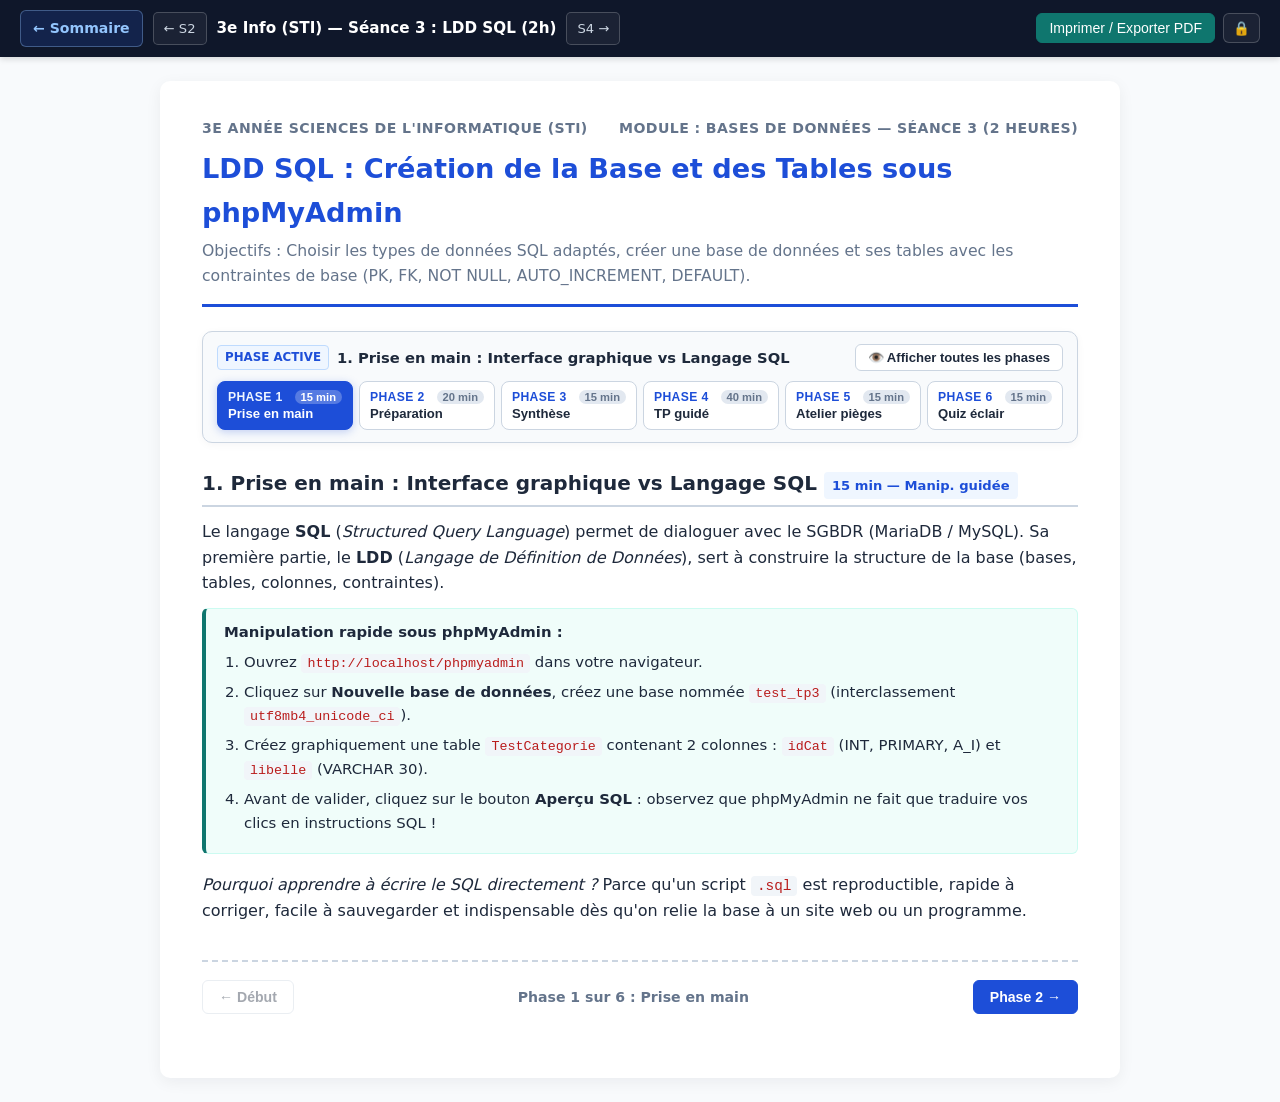
<file: seance03.html>
<!DOCTYPE html>
<html lang="fr">
<head>
  <meta charset="UTF-8">
  <meta name="viewport" content="width=device-width, initial-scale=1.0">
  <title>Séance 3 — LDD SQL : CREATE DATABASE, CREATE TABLE et Contraintes (3e Info)</title>
  <link rel="stylesheet" href="assets/style.css">
</head>
<body>

  <!-- Barre d'outils enseignant -->
  <div class="toolbar">
    <div class="toolbar-left">
        <a class="btn-back" href="index.html">← Sommaire</a>
        <a class="btn-nav" href="seance02.html">← S2</a>
        <div class="toolbar-title">3e Info (STI) — Séance 3 : LDD SQL (2h)</div>
        <a class="btn-nav" href="seance04.html">S4 →</a>
      </div>
    <div class="toolbar-actions">
      <button id="btnPlan" class="btn" type="button">Afficher le découpage horaire</button>
      <button id="btnSolutions" class="btn" type="button">Afficher les corrigés</button>
      <button id="btnPrint" class="btn btn-print" type="button">Imprimer / Exporter PDF</button>
    </div>
  </div>

  <main class="container">

    <!-- En-tête -->
    <header class="sheet-header">
      <div class="meta-row">
        <span>3e Année Sciences de l'Informatique (STI)</span>
        <span>Module : Bases de Données — Séance 3 (2 heures)</span>
      </div>
      <h1>LDD SQL : Création de la Base et des Tables sous phpMyAdmin</h1>
      <p class="subtitle">Objectifs : Choisir les types de données SQL adaptés, créer une base de données et ses tables avec les contraintes de base (PK, FK, NOT NULL, AUTO_INCREMENT, DEFAULT).</p>
    </header>

    <!-- Découpage horaire (visible si activé) -->
    <section class="teacher-plan">
      <h3 style="margin-top:0;">Scénario pédagogique calibré (120 minutes)</h3>
      <table>
        <thead>
          <tr>
            <th>Horaire</th>
            <th>Durée</th>
            <th>Phase</th>
            <th>Objectif</th>
          </tr>
        </thead>
        <tbody>
          <tr>
            <td>0h00 – 0h15</td>
            <td>15 min</td>
            <td><strong>1. Prise en main phpMyAdmin</strong></td>
            <td>Découvrir l'interface, créer une BD test graphiquement puis observer le code SQL généré par l'outil.</td>
          </tr>
          <tr>
            <td>0h15 – 0h35</td>
            <td>20 min</td>
            <td><strong>2. Dictionnaire des données</strong></td>
            <td>Traduire les champs du fil rouge <em>TechStore</em> en types SQL (<code>INT</code>, <code>VARCHAR</code>, <code>DECIMAL</code>, <code>DATE</code>, <code>ENUM</code>) et contraintes.</td>
          </tr>
          <tr>
            <td>0h35 – 0h50</td>
            <td>15 min</td>
            <td><strong>3. Synthèse LDD</strong></td>
            <td>Formaliser la syntaxe de <code>CREATE DATABASE</code>, <code>USE</code> et <code>CREATE TABLE</code> (PK, FK, <code>NOT NULL</code>, <code>AUTO_INCREMENT</code>, <code>DEFAULT</code>).</td>
          </tr>
          <tr>
            <td>0h50 – 1h30</td>
            <td>40 min</td>
            <td><strong>4. TP guidé : Script TechStore</strong></td>
            <td>Écrire et exécuter le script SQL complet de <code>boutique_info</code> (4 tables), puis vérifier le résultat dans le <em>Concepteur</em> phpMyAdmin.</td>
          </tr>
          <tr>
            <td>1h30 – 1h45</td>
            <td>15 min</td>
            <td><strong>5. Chasse aux bugs LDD</strong></td>
            <td>Diagnostiquer 3 erreurs classiques d'exécution SQL (ordre des tables, types incompatibles sur FK, syntaxe).</td>
          </tr>
          <tr>
            <td>1h45 – 2h00</td>
            <td>15 min</td>
            <td><strong>6. Quiz éclair</strong></td>
            <td>Valider les types SQL et les contraintes avant la fin de séance.</td>
          </tr>
        </tbody>
      </table>
    </section>

    <!-- PHASE 1 -->
    <section class="phase">
      <h2>
        <span>1. Prise en main : Interface graphique vs Langage SQL</span>
        <span class="badge-time">15 min — Manip. guidée</span>
      </h2>
      <p>
        Le langage <strong>SQL</strong> (<em>Structured Query Language</em>) permet de dialoguer avec le SGBDR (MariaDB / MySQL). Sa première partie, le <strong>LDD</strong> (<em>Langage de Définition de Données</em>), sert à construire la structure de la base (bases, tables, colonnes, contraintes).
      </p>
      <div class="context-box">
        <strong>Manipulation rapide sous phpMyAdmin :</strong>
        <ol style="margin:6px 0 0; padding-left:20px;">
          <li>Ouvrez <code>http://localhost/phpmyadmin</code> dans votre navigateur.</li>
          <li>Cliquez sur <strong>Nouvelle base de données</strong>, créez une base nommée <code>test_tp3</code> (interclassement <code>utf8mb4_unicode_ci</code>).</li>
          <li>Créez graphiquement une table <code>TestCategorie</code> contenant 2 colonnes : <code>idCat</code> (INT, PRIMARY, A_I) et <code>libelle</code> (VARCHAR 30).</li>
          <li>Avant de valider, cliquez sur le bouton <strong>Aperçu SQL</strong> : observez que phpMyAdmin ne fait que traduire vos clics en instructions SQL !</li>
        </ol>
      </div>
      <p><em>Pourquoi apprendre à écrire le SQL directement ?</em> Parce qu'un script <code>.sql</code> est reproductible, rapide à corriger, facile à sauvegarder et indispensable dès qu'on relie la base à un site web ou un programme.</p>
    <div class="solution">
        <span class="solution-label">Guide Enseignant — Analyse comparative &amp; Synthèse orale</span>
        <ul style="margin:0; padding-left:18px;">
          <li><strong>Limites du mode graphique (clic-bouton) :</strong>
            <ul>
              <li><em>Lenteur et répétition :</em> Recréer 10 tables avec 50 colonnes à la main prend un temps considérable et favorise les oublis de contraintes.</li>
              <li><em>Non reproductible :</em> Impossible de rejouer les clics automatiquement sur un autre serveur ou chez un hébergeur.</li>
              <li><em>Pas d'automatisation :</em> Les applications web (PHP, Python, Java) ne peuvent pas « cliquer » sur phpMyAdmin ; elles doivent impérativement envoyer des requêtes SQL textuelles.</li>
            </ul>
          </li>
          <li><strong>Avantages d'un script <code>.sql</code> :</strong>
            <ul>
              <li><em>Vitesse &amp; Versioning :</em> Un script de 500 lignes s'exécute en quelques millisecondes et se sauvegarde dans un fichier texte léger.</li>
              <li><em>Portabilité :</em> Le même script s'importe indifféremment sous MariaDB, MySQL, en ligne de commande ou via phpMyAdmin.</li>
            </ul>
          </li>
          <li><strong>Bilan à dicter :</strong> phpMyAdmin n'est qu'un <em>traducteur visuel</em>. Le véritable langage compris par le moteur de base de données est le <strong>SQL</strong>.</li>
        </ul>
      </div>
    </section>

    <!-- PHASE 2 -->
    <section class="phase">
      <h2>
        <span>2. Préparation : Dictionnaire des données de « TechStore »</span>
        <span class="badge-time">20 min</span>
      </h2>

      <p>Rappel du schéma relationnel conçu à la séance 2 pour notre boutique informatique <strong>TechStore</strong> (base <code>boutique_info</code>) :</p>
<div class="diagram-wrap">
  <svg viewBox="0 0 910 200" width="100%" height="200" xmlns="http://www.w3.org/2000/svg" role="img" aria-label="Schéma Relationnel complet de boutique_info">
    <defs>
      <marker id="arr-s3-b" viewBox="0 0 10 10" refX="9" refY="5" markerWidth="6" markerHeight="6" orient="auto">
        <path d="M 0 1.5 L 9 5 L 0 8.5 z" fill="#1d4ed8"/>
      </marker>
      <marker id="arr-s3-t" viewBox="0 0 10 10" refX="9" refY="5" markerWidth="6" markerHeight="6" orient="auto">
        <path d="M 0 1.5 L 9 5 L 0 8.5 z" fill="#0f766e"/>
      </marker>
      <marker id="arr-s3-p" viewBox="0 0 10 10" refX="9" refY="5" markerWidth="6" markerHeight="6" orient="auto">
        <path d="M 0 1.5 L 9 5 L 0 8.5 z" fill="#7c3aed"/>
      </marker>
    </defs>

    <!-- Table Client -->
    <g transform="translate(20, 15)">
      <rect x="0" y="0" width="175" height="145" rx="7" fill="#ffffff" stroke="#1d4ed8" stroke-width="1.8"/>
      <rect x="0" y="0" width="175" height="28" rx="7" fill="#eff6ff"/>
      <text x="87" y="19" text-anchor="middle" font-size="12" font-weight="700" fill="#1d4ed8">Client</text>
      <text x="12" y="49" font-size="9.5" font-weight="700" fill="#1d4ed8" text-decoration="underline">idClt (INT AUTO)</text>
      <text x="12" y="70" font-size="9" fill="#334155">nomClt (VARCHAR 30)</text>
      <text x="12" y="90" font-size="9" fill="#334155">prenomClt (VARCHAR 30)</text>
      <text x="12" y="110" font-size="9" fill="#334155">villeClt (VARCHAR 30)</text>
      <text x="12" y="130" font-size="9" fill="#334155">telClt (VARCHAR 15)</text>
    </g>

    <!-- Table Commande -->
    <g transform="translate(250, 15)">
      <rect x="0" y="0" width="175" height="145" rx="7" fill="#ffffff" stroke="#0f766e" stroke-width="1.8"/>
      <rect x="0" y="0" width="175" height="28" rx="7" fill="#f0fdfa"/>
      <text x="87" y="19" text-anchor="middle" font-size="12" font-weight="700" fill="#0f766e">Commande</text>
      <text x="12" y="49" font-size="9.5" font-weight="700" fill="#0f766e" text-decoration="underline">numCmd (INT)</text>
      <text x="12" y="73" font-size="9" fill="#334155">dateCmd (DATE)</text>
      <text x="12" y="97" font-size="9.5" font-weight="700" fill="#1d4ed8">idClt# (FK)</text>
    </g>

    <!-- Table LigneCommande -->
    <g transform="translate(480, 15)">
      <rect x="0" y="0" width="180" height="145" rx="7" fill="#ffffff" stroke="#b45309" stroke-width="1.8"/>
      <rect x="0" y="0" width="180" height="28" rx="7" fill="#fffbeb"/>
      <text x="90" y="19" text-anchor="middle" font-size="12" font-weight="700" fill="#b45309">LigneCommande</text>
      <text x="12" y="49" font-size="9.5" font-weight="700" fill="#0f766e" text-decoration="underline">numCmd# (FK)</text>
      <text x="12" y="73" font-size="9.5" font-weight="700" fill="#7c3aed" text-decoration="underline">refProd# (FK)</text>
      <text x="12" y="97" font-size="9" fill="#334155">qteCmd (INT)</text>
    </g>

    <!-- Table Produit -->
    <g transform="translate(715, 15)">
      <rect x="0" y="0" width="175" height="145" rx="7" fill="#ffffff" stroke="#7c3aed" stroke-width="1.8"/>
      <rect x="0" y="0" width="175" height="28" rx="7" fill="#f5f3ff"/>
      <text x="87" y="19" text-anchor="middle" font-size="12" font-weight="700" fill="#7c3aed">Produit</text>
      <text x="12" y="49" font-size="9.5" font-weight="700" fill="#7c3aed" text-decoration="underline">refProd (VARCHAR 10)</text>
      <text x="12" y="70" font-size="9" fill="#334155">designation (VARCHAR 50)</text>
      <text x="12" y="90" font-size="9" fill="#334155">prixUnitaire (DECIMAL 7,2)</text>
      <text x="12" y="110" font-size="9" fill="#334155">qteStock (INT)</text>
      <text x="12" y="130" font-size="9" fill="#334155">categorie (VARCHAR 30)</text>
    </g>

    <!-- Connecteurs d'intégrité référentielle (Point FK • ➔ Clé Primaire PK) -->
    <!-- 1. Commande.idClt# -> Client.idClt -->
    <circle cx="250" cy="112" r="3.5" fill="#1d4ed8"/>
    <path d="M 250 112 C 220 112, 225 64, 195 64" fill="none" stroke="#1d4ed8" stroke-width="1.8" marker-end="url(#arr-s3-b)"/>

    <!-- 2. LigneCommande.numCmd# -> Commande.numCmd -->
    <circle cx="480" cy="64" r="3.5" fill="#0f766e"/>
    <path d="M 480 64 L 425 64" fill="none" stroke="#0f766e" stroke-width="1.8" marker-end="url(#arr-s3-t)"/>

    <!-- 3. LigneCommande.refProd# -> Produit.refProd -->
    <circle cx="660" cy="88" r="3.5" fill="#7c3aed"/>
    <path d="M 660 88 C 685 88, 690 64, 715 64" fill="none" stroke="#7c3aed" stroke-width="1.8" marker-end="url(#arr-s3-p)"/>

    <text x="455" y="182" text-anchor="middle" font-size="9.5" font-weight="600" fill="#475569">Légende : Le point • part de la Clé Étrangère (FK #) et la flèche ➔ pointe vers la Clé Primaire (PK soulignée) correspondante.</text>
  </svg>
  <div class="diagram-caption">Figure 3.1 — Schéma Relationnel complet de la base boutique_info avec ses 4 tables et contraintes référentielles.</div>
</div>

      <div class="schema-list">
        <strong>Client</strong> (<span class="pk"><u>idClt</u></span>, nom, prenom, ville, tel, dateInscr)<br>
        <strong>Produit</strong> (<span class="pk"><u>refProd</u></span>, designation, categorie, prixUnit, qteStock)<br>
        <strong>Commande</strong> (<span class="pk"><u>numCmd</u></span>, dateCmd, <span class="fk">idClt#</span>)<br>
        <strong>LigneCommande</strong> (<span class="pk"><u>numCmd#</u></span>, <span class="pk"><u>refProd#</u></span>, qteCmd)
      </div>

      <p><strong>Travail demandé :</strong> Complétez le tableau ci-dessous en choisissant pour chaque champ le type SQL le plus adapté et les contraintes nécessaires (<code>PK</code>, <code>FK</code>, <code>NOT NULL</code>, <code>NULL</code>, <code>AUTO_INCREMENT</code>, <code>DEFAULT</code>) :</p>

      <table>
        <thead>
          <tr>
            <th>Table</th>
            <th>Champ</th>
            <th>Exigence métier</th>
            <th style="width: 170px;">Type SQL choisi</th>
            <th style="width: 210px;">Contraintes</th>
          </tr>
        </thead>
        <tbody>
          <tr>
            <td rowspan="3"><strong>Client</strong></td>
            <td><code>idClt</code></td>
            <td>Numéro entier généré automatiquement (1, 2, 3...)</td>
            <td></td>
            <td></td>
          </tr>
          <tr>
            <td><code>nom</code></td>
            <td>Texte jusqu'à 40 caractères, obligatoire</td>
            <td></td>
            <td></td>
          </tr>
          <tr>
            <td><code>tel</code></td>
            <td>Chaîne de 15 car. max, facultatif (peut être vide)</td>
            <td></td>
            <td></td>
          </tr>
          <tr>
            <td rowspan="4"><strong>Produit</strong></td>
            <td><code>refProd</code></td>
            <td>Code alphanumérique ex. <code>P01</code> (max 10 car.)</td>
            <td></td>
            <td></td>
          </tr>
          <tr>
            <td><code>categorie</code></td>
            <td>Parmi : Ordinateur, Accessoire, Stockage, Périphérique</td>
            <td></td>
            <td></td>
          </tr>
          <tr>
            <td><code>prixUnit</code></td>
            <td>Montant en DT avec 3 chiffres après la virgule (ex. 2450.000)</td>
            <td></td>
            <td></td>
          </tr>
          <tr>
            <td><code>qteStock</code></td>
            <td>Entier, vaut <code>0</code> par défaut si non précisé</td>
            <td></td>
            <td></td>
          </tr>
          <tr>
            <td><strong>Commande</strong></td>
            <td><code>dateCmd</code></td>
            <td>Date au format <code>AAAA-MM-JJ</code>, obligatoire</td>
            <td></td>
            <td></td>
          </tr>
        </tbody>
      </table>

      <div class="solution">
        <span class="solution-label">Corrigé — Dictionnaire des données</span>
        <table>
          <thead>
            <tr>
              <th>Table</th>
              <th>Champ</th>
              <th>Type SQL</th>
              <th>Contraintes</th>
            </tr>
          </thead>
          <tbody>
            <tr>
              <td>Client</td>
              <td><code>idClt</code></td>
              <td><code>INT</code></td>
              <td><code>PRIMARY KEY</code>, <code>AUTO_INCREMENT</code></td>
            </tr>
            <tr>
              <td>Client</td>
              <td><code>nom</code></td>
              <td><code>VARCHAR(40)</code></td>
              <td><code>NOT NULL</code></td>
            </tr>
            <tr>
              <td>Client</td>
              <td><code>tel</code></td>
              <td><code>VARCHAR(15)</code></td>
              <td><code>NULL</code> (facultatif — jamais <code>INT</code> pour un téléphone afin de conserver un éventuel <code>0</code> ou <code>+216</code>)</td>
            </tr>
            <tr>
              <td>Produit</td>
              <td><code>refProd</code></td>
              <td><code>VARCHAR(10)</code></td>
              <td><code>PRIMARY KEY</code></td>
            </tr>
            <tr>
              <td>Produit</td>
              <td><code>categorie</code></td>
              <td><code>ENUM('Ordinateur','Accessoire','Stockage','Périphérique')</code> (ou <code>VARCHAR(30)</code>)</td>
              <td><code>NOT NULL</code></td>
            </tr>
            <tr>
              <td>Produit</td>
              <td><code>prixUnit</code></td>
              <td><code>DECIMAL(10,3)</code></td>
              <td><code>NOT NULL</code> (10 chiffres au total dont 3 décimales pour les millimes)</td>
            </tr>
            <tr>
              <td>Produit</td>
              <td><code>qteStock</code></td>
              <td><code>INT</code></td>
              <td><code>NOT NULL DEFAULT 0</code></td>
            </tr>
            <tr>
              <td>Commande</td>
              <td><code>dateCmd</code></td>
              <td><code>DATE</code></td>
              <td><code>NOT NULL</code></td>
            </tr>
          </tbody>
        </table>
      </div>
    </section>

    <!-- PHASE 3 -->
    <section class="phase page-break">
      <h2>
        <span>3. Synthèse : Types SQL et Syntaxe du LDD</span>
        <span class="badge-time">15 min — Trace écrite</span>
      </h2>

      <div class="course-box">
        <h3 style="margin-top:0;">A. Principaux types de données MariaDB / MySQL</h3>
        <table>
          <thead>
            <tr>
              <th>Type SQL</th>
              <th>Usage</th>
              <th>Exemple de valeur</th>
            </tr>
          </thead>
          <tbody>
            <tr>
              <td><code>INT</code></td>
              <td>Nombre entier (identifiants, quantités, âges)</td>
              <td><code>1</code>, <code>35</code>, <code>2026</code></td>
            </tr>
            <tr>
              <td><code>DECIMAL(M, D)</code></td>
              <td>Nombre décimal exact (prix, montants) : <em>M</em> chiffres max dont <em>D</em> après la virgule</td>
              <td><code>DECIMAL(10,3)</code> → <code>2450.000</code></td>
            </tr>
            <tr>
              <td><code>VARCHAR(N)</code></td>
              <td>Chaîne de caractères de longueur variable (jusqu'à <em>N</em> caractères)</td>
              <td><code>'Sousse'</code>, <code>'P01'</code></td>
            </tr>
            <tr>
              <td><code>DATE</code></td>
              <td>Date calendrier au format standard ISO <code>AAAA-MM-JJ</code></td>
              <td><code>'2026-11-21'</code></td>
            </tr>
            <tr>
              <td><code>ENUM('v1','v2',...)</code></td>
              <td>Liste fermée de valeurs prédéfinies</td>
              <td><code>ENUM('Disponible','En panne')</code></td>
            </tr>
          </tbody>
        </table>

        <h3>B. Syntaxe de création de base et de table</h3>
        <pre class="sql-block"><span class="cm">-- 1. Créer et sélectionner la base de données</span>
<span class="kw">CREATE DATABASE</span> nom_base;
<span class="kw">USE</span> nom_base;

<span class="cm">-- 2. Créer une table avec ses colonnes et contraintes</span>
<span class="kw">CREATE TABLE</span> NomTable (
    colonne1 <span class="ty">INT</span> <span class="kw">AUTO_INCREMENT</span>,
    colonne2 <span class="ty">VARCHAR(50)</span> <span class="kw">NOT NULL</span>,
    colonne3 <span class="ty">INT</span> <span class="kw">NOT NULL DEFAULT</span> 0,
    col_fk   <span class="ty">INT</span> <span class="kw">NOT NULL</span>,
    <span class="kw">CONSTRAINT</span> pk_nom <span class="kw">PRIMARY KEY</span> (colonne1),
    <span class="kw">CONSTRAINT</span> fk_nom <span class="kw">FOREIGN KEY</span> (col_fk) <span class="kw">REFERENCES</span> TableMere(cle_mere)
);</pre>

        <h3>C. Rôle des contraintes de base</h3>
        <ul class="vocab-list">
          <li><code>NOT NULL</code> : Interdit de laisser le champ vide lors de l'insertion.</li>
          <li><code>AUTO_INCREMENT</code> : Numérotation automatique (réservée à une colonne entière qui est clé primaire).</li>
          <li><code>DEFAULT valeur</code> : Attribue automatiquement une valeur par défaut si rien n'est saisi.</li>
          <li><code>PRIMARY KEY (col1, ...)</code> : Définit la clé primaire (simple ou composée).</li>
          <li><code>FOREIGN KEY (col) REFERENCES TableMere(pk)</code> : Relie la table fille à la table mère. <strong>Condition stricte :</strong> la colonne clé étrangère doit avoir exactement le <strong>même type</strong> que la clé primaire référencée.</li>
        </ul>
      </div>
    </section>

    <!-- PHASE 4 -->
    <section class="phase">
      <h2>
        <span>4. TP guidé : Création de la base « boutique_info »</span>
        <span class="badge-time">40 min — Sur machine</span>
      </h2>

      <p>Ouvrez l'onglet <strong>SQL</strong> de phpMyAdmin (ou créez un fichier <code>techstore_ldd.sql</code> dans votre éditeur de code puis importez-le) et réalisez les étapes suivantes dans l'ordre :</p>

      <ol class="questions">
        <li>
          <strong>Étape 1 — Base de données :</strong> Écrivez les instructions permettant de créer la base <code>boutique_info</code> (en supprimant d'abord une éventuelle ancienne version avec <code>DROP DATABASE IF EXISTS</code>) puis de la sélectionner.
        </li>
        <li>
          <strong>Étape 2 — Tables mères :</strong> Créez les tables <code>Client</code> et <code>Produit</code> :
          <ul>
            <li><code>Client</code> : <code>idClt</code> (entier auto-incrémenté, PK), <code>nom</code> (VARCHAR 40, obligatoire), <code>prenom</code> (VARCHAR 40, obligatoire), <code>ville</code> (VARCHAR 30, obligatoire), <code>tel</code> (VARCHAR 15, facultatif), <code>dateInscr</code> (DATE, obligatoire).</li>
            <li><code>Produit</code> : <code>refProd</code> (VARCHAR 10, PK), <code>designation</code> (VARCHAR 80, obligatoire), <code>categorie</code> (VARCHAR 30, obligatoire), <code>prixUnit</code> (DECIMAL(10,3), obligatoire), <code>qteStock</code> (INT, obligatoire, valeur par défaut <code>0</code>).</li>
          </ul>
        </li>
        <li>
          <strong>Étape 3 — Table fille <code>Commande</code> :</strong> Créez <code>Commande</code> avec <code>numCmd</code> (entier auto-incrémenté, PK), <code>dateCmd</code> (DATE, obligatoire) et <code>idClt</code> (clé étrangère référençant <code>Client(idClt)</code>).
        </li>
        <li>
          <strong>Étape 4 — Table d'association <code>LigneCommande</code> :</strong> Créez <code>LigneCommande</code> avec <code>numCmd</code>, <code>refProd</code> et <code>qteCmd</code> (INT, obligatoire). Déclarez la <strong>clé primaire composée</strong> <code>(numCmd, refProd)</code> ainsi que les <strong>deux clés étrangères</strong> vers <code>Commande</code> et <code>Produit</code>.
        </li>
        <li>
          <strong>Étape 5 — Vérification visuelle :</strong> Exécutez <code>SHOW TABLES;</code> puis <code>DESCRIBE Commande;</code>. Enfin, dans phpMyAdmin, cliquez sur la base <code>boutique_info</code> puis sur l'onglet <strong>Concepteur</strong> (<em>Designer</em>) : vérifiez que les 3 flèches de relations apparaissent bien entre les 4 tables.
        </li>
      </ol>

      <div class="solution">
        <span class="solution-label">Corrigé — Script LDD complet (boutique_info)</span>
        <pre class="sql-block"><span class="cm">-- Étape 1 : Création et sélection de la base</span>
<span class="kw">DROP DATABASE IF EXISTS</span> boutique_info;
<span class="kw">CREATE DATABASE</span> boutique_info
  <span class="kw">CHARACTER SET</span> utf8mb4
  <span class="kw">COLLATE</span> utf8mb4_unicode_ci;

<span class="kw">USE</span> boutique_info;

<span class="cm">-- Étape 2 : Tables mères (indépendantes)</span>
<span class="kw">CREATE TABLE</span> Client (
    idClt     <span class="ty">INT</span> <span class="kw">AUTO_INCREMENT</span>,
    nom       <span class="ty">VARCHAR(40)</span> <span class="kw">NOT NULL</span>,
    prenom    <span class="ty">VARCHAR(40)</span> <span class="kw">NOT NULL</span>,
    ville     <span class="ty">VARCHAR(30)</span> <span class="kw">NOT NULL</span>,
    tel       <span class="ty">VARCHAR(15)</span> <span class="kw">NULL</span>,
    dateInscr <span class="ty">DATE</span>        <span class="kw">NOT NULL</span>,
    <span class="kw">CONSTRAINT</span> pk_client <span class="kw">PRIMARY KEY</span> (idClt)
);

<span class="kw">CREATE TABLE</span> Produit (
    refProd     <span class="ty">VARCHAR(10)</span>,
    designation <span class="ty">VARCHAR(80)</span>   <span class="kw">NOT NULL</span>,
    categorie   <span class="ty">VARCHAR(30)</span>   <span class="kw">NOT NULL</span>,
    prixUnit    <span class="ty">DECIMAL(10,3)</span> <span class="kw">NOT NULL</span>,
    qteStock    <span class="ty">INT</span>           <span class="kw">NOT NULL DEFAULT</span> 0,
    <span class="kw">CONSTRAINT</span> pk_produit <span class="kw">PRIMARY KEY</span> (refProd)
);

<span class="cm">-- Étape 3 : Table fille Commande (référence Client)</span>
<span class="kw">CREATE TABLE</span> Commande (
    numCmd  <span class="ty">INT</span> <span class="kw">AUTO_INCREMENT</span>,
    dateCmd <span class="ty">DATE</span> <span class="kw">NOT NULL</span>,
    idClt   <span class="ty">INT</span>  <span class="kw">NOT NULL</span>,
    <span class="kw">CONSTRAINT</span> pk_commande   <span class="kw">PRIMARY KEY</span> (numCmd),
    <span class="kw">CONSTRAINT</span> fk_cmd_client <span class="kw">FOREIGN KEY</span> (idClt) <span class="kw">REFERENCES</span> Client(idClt)
);

<span class="cm">-- Étape 4 : Table d'association LigneCommande (PK composée + 2 FK)</span>
<span class="kw">CREATE TABLE</span> LigneCommande (
    numCmd  <span class="ty">INT</span>,
    refProd <span class="ty">VARCHAR(10)</span>,
    qteCmd  <span class="ty">INT</span> <span class="kw">NOT NULL</span>,
    <span class="kw">CONSTRAINT</span> pk_ligne    <span class="kw">PRIMARY KEY</span> (numCmd, refProd),
    <span class="kw">CONSTRAINT</span> fk_lig_cmd  <span class="kw">FOREIGN KEY</span> (numCmd)  <span class="kw">REFERENCES</span> Commande(numCmd),
    <span class="kw">CONSTRAINT</span> fk_lig_prod <span class="kw">FOREIGN KEY</span> (refProd) <span class="kw">REFERENCES</span> Produit(refProd)
);</pre>
      </div>
    </section>

    <!-- PHASE 5 -->
    <section class="phase page-break">
      <h2>
        <span>5. Atelier « Chasse aux bugs SQL »</span>
        <span class="badge-time">15 min</span>
      </h2>

      <p>Chaque extrait SQL ci-dessous provoque une erreur lors de son exécution dans MariaDB / phpMyAdmin. Identifiez l'erreur et expliquez comment la corriger.</p>

      <div class="trap-card">
        <h3>Bug 1 — Création d'une table fille trop tôt</h3>
        <pre class="sql-block"><span class="kw">CREATE TABLE</span> Commande (
    numCmd <span class="ty">INT</span> <span class="kw">PRIMARY KEY</span>,
    idClt  <span class="ty">INT</span>,
    <span class="kw">FOREIGN KEY</span> (idClt) <span class="kw">REFERENCES</span> Client(idClt)
);
<span class="kw">CREATE TABLE</span> Client (
    idClt <span class="ty">INT</span> <span class="kw">PRIMARY KEY</span>,
    nom   <span class="ty">VARCHAR(40)</span>
);</pre>
        <div class="answer-lines"><div class="answer-line"></div></div>
        <div class="solution">
          <span class="solution-label">Corrigé — Bug 1</span>
          <strong>Erreur d'ordre :</strong> <code>Commande</code> référence <code>Client</code> avant que la table <code>Client</code> n'existe. Il faut toujours exécuter <code>CREATE TABLE Client</code> <strong>avant</strong> <code>CREATE TABLE Commande</code>.
        </div>
      </div>

      <div class="trap-card">
        <h3>Bug 2 — Clé étrangère incompatible</h3>
        <pre class="sql-block"><span class="cm">-- Sachant que Produit.refProd est déclaré en VARCHAR(10)</span>
<span class="kw">CREATE TABLE</span> LigneCommande (
    numCmd  <span class="ty">INT</span>,
    refProd <span class="ty">INT</span>,
    qteCmd  <span class="ty">INT</span> <span class="kw">NOT NULL</span>,
    <span class="kw">PRIMARY KEY</span> (numCmd, refProd),
    <span class="kw">FOREIGN KEY</span> (refProd) <span class="kw">REFERENCES</span> Produit(refProd)
);</pre>
        <div class="answer-lines"><div class="answer-line"></div></div>
        <div class="solution">
          <span class="solution-label">Corrigé — Bug 2</span>
          <strong>Incompatibilité de type :</strong> Dans <code>LigneCommande</code>, <code>refProd</code> est déclaré en <code>INT</code> alors que <code>Produit.refProd</code> est un <code>VARCHAR(10)</code>. Les deux colonnes doivent avoir exactement le même type (<code>VARCHAR(10)</code>).
        </div>
      </div>

      <div class="trap-card">
        <h3>Bug 3 — Double erreur de syntaxe</h3>
        <pre class="sql-block"><span class="kw">CREATE TABLE</span> Produit (
    refProd  <span class="ty">VARCHAR(10)</span> <span class="kw">AUTO_INCREMENT PRIMARY KEY</span>,
    prixUnit <span class="ty">DECIMAL(10,3)</span> <span class="kw">NOT NULL</span>,
);</pre>
        <div class="answer-lines"><div class="answer-line"></div></div>
        <div class="solution">
          <span class="solution-label">Corrigé — Bug 3</span>
          <strong>1)</strong> <code>AUTO_INCREMENT</code> ne s'applique qu'à un type entier (<code>INT</code>), jamais à un <code>VARCHAR</code>.<br>
          <strong>2)</strong> Il y a une <strong>virgule en trop</strong> après <code>NOT NULL</code> juste avant la parenthèse fermante <code>);</code>.
        </div>
      </div>
    </section>

    <!-- PHASE 6 -->
    <section class="phase">
      <h2>
        <span>6. Quiz éclair de clôture</span>
        <span class="badge-time">15 min</span>
      </h2>

      <div class="quiz-item">
        <strong>1. Choix de type :</strong> Pourquoi stocke-t-on un numéro de téléphone ou un code postal en <code>VARCHAR</code> plutôt qu'en <code>INT</code> ?
        <div class="quiz-answer">Réponse : Parce qu'on n'effectue pas de calculs arithmétiques dessus, et un type INT supprimerait les zéros initiaux (ex. 07... deviendrait 7...) ou empêcherait des caractères comme « +216 ».</div>
      </div>

      <div class="quiz-item">
        <strong>2. Précision :</strong> Quelle est la valeur maximale stockable dans un champ de type <code>DECIMAL(5,2)</code> ?
        <div class="quiz-answer">Réponse : 999.99 (5 chiffres au total : 3 avant la virgule et 2 après).</div>
      </div>

      <div class="quiz-item">
        <strong>3. Vrai ou Faux :</strong> « On peut mettre deux colonnes <code>AUTO_INCREMENT</code> dans une même table. »
        <div class="quiz-answer">Réponse : Faux — Une table ne peut contenir qu'une seule colonne AUTO_INCREMENT, qui doit être une clé (en pratique la clé primaire).</div>
      </div>

      <div class="quiz-item">
        <strong>4. Contrainte :</strong> Que fait SQL si l'on insère un nouveau produit sans préciser de valeur pour <code>qteStock</code> (déclaré <code>INT NOT NULL DEFAULT 0</code>) ?
        <div class="quiz-answer">Réponse : Il accepte l'insertion et attribue automatiquement la valeur 0 à qteStock.</div>
      </div>

      <div class="quiz-item">
        <strong>5. Commande utile :</strong> Quelle commande SQL permet d'afficher la structure (colonnes, types, clés) d'une table déjà créée ?
        <div class="quiz-answer">Réponse : DESCRIBE NomTable; (ou DESC NomTable;).</div>
      </div>
    </section>

  </main>

  <script src="assets/script.js"></script>
</body>
</html>
</file>
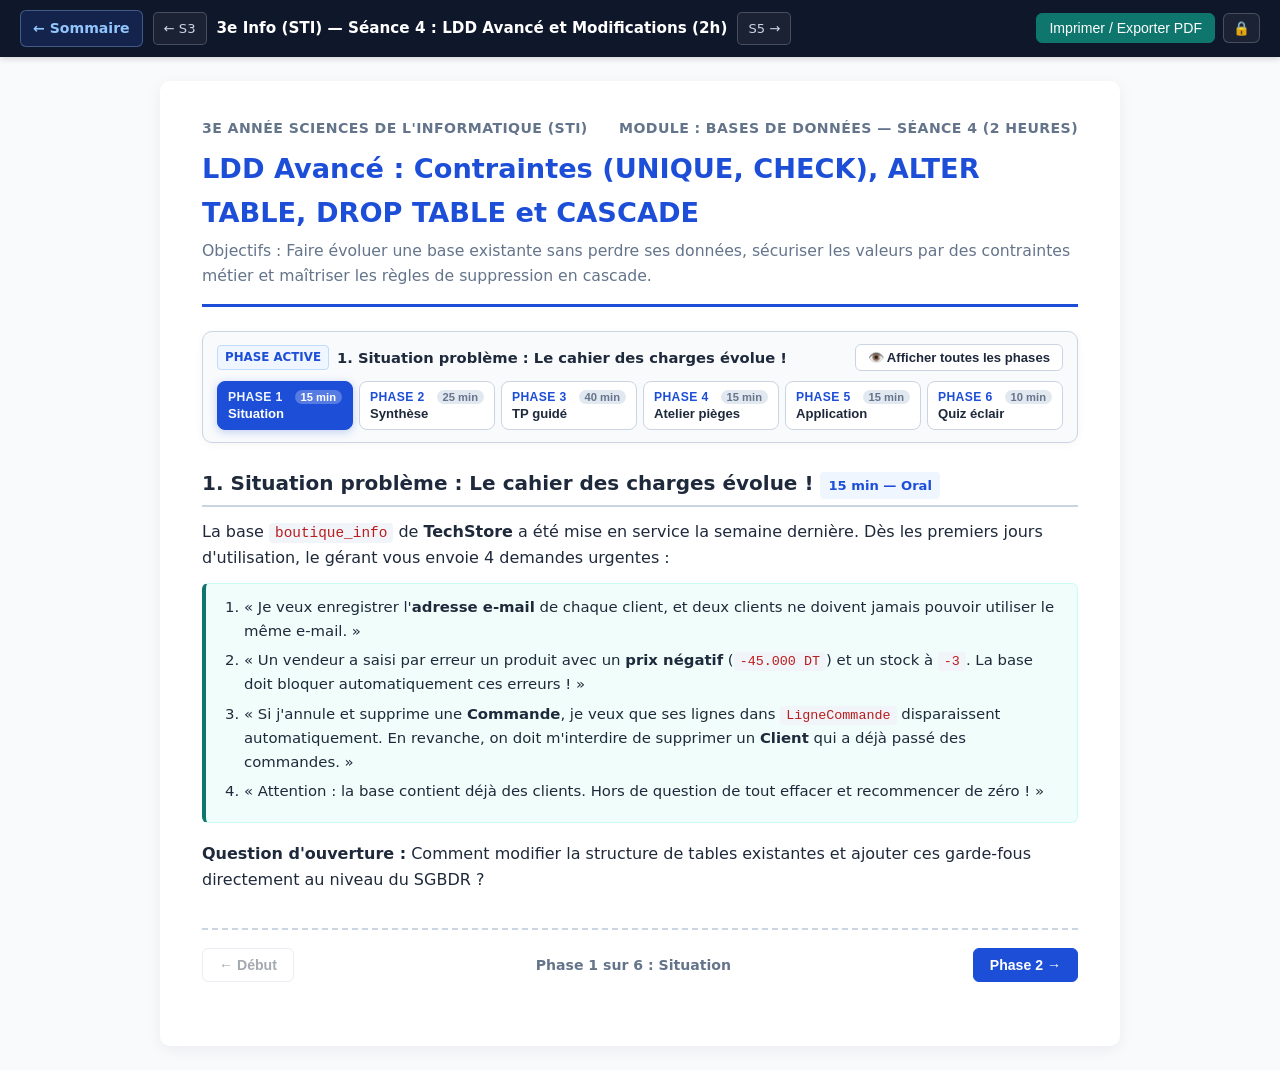
<file: seance04.html>
<!DOCTYPE html>
<html lang="fr">
<head>
  <meta charset="UTF-8">
  <meta name="viewport" content="width=device-width, initial-scale=1.0">
  <title>Séance 4 — LDD Avancé : UNIQUE, CHECK, ALTER TABLE, DROP TABLE et CASCADE (3e Info)</title>
  <link rel="stylesheet" href="assets/style.css">
</head>
<body>

  <!-- Barre d'outils enseignant -->
  <div class="toolbar">
    <div class="toolbar-left">
        <a class="btn-back" href="index.html">← Sommaire</a>
        <a class="btn-nav" href="seance03.html">← S3</a>
        <div class="toolbar-title">3e Info (STI) — Séance 4 : LDD Avancé et Modifications (2h)</div>
        <a class="btn-nav" href="seance05.html">S5 →</a>
      </div>
    <div class="toolbar-actions">
      <button id="btnPlan" class="btn" type="button">Afficher le découpage horaire</button>
      <button id="btnSolutions" class="btn" type="button">Afficher les corrigés</button>
      <button id="btnPrint" class="btn btn-print" type="button">Imprimer / Exporter PDF</button>
    </div>
  </div>

  <main class="container">

    <!-- En-tête -->
    <header class="sheet-header">
      <div class="meta-row">
        <span>3e Année Sciences de l'Informatique (STI)</span>
        <span>Module : Bases de Données — Séance 4 (2 heures)</span>
      </div>
      <h1>LDD Avancé : Contraintes (UNIQUE, CHECK), ALTER TABLE, DROP TABLE et CASCADE</h1>
      <p class="subtitle">Objectifs : Faire évoluer une base existante sans perdre ses données, sécuriser les valeurs par des contraintes métier et maîtriser les règles de suppression en cascade.</p>
    </header>

    <!-- Découpage horaire (visible si activé) -->
    <section class="teacher-plan">
      <h3 style="margin-top:0;">Scénario pédagogique calibré (120 minutes)</h3>
      <table>
        <thead>
          <tr>
            <th>Horaire</th>
            <th>Durée</th>
            <th>Phase</th>
            <th>Objectif</th>
          </tr>
        </thead>
        <tbody>
          <tr>
            <td>0h00 – 0h15</td>
            <td>15 min</td>
            <td><strong>1. Situation problème</strong></td>
            <td>Faire émerger le besoin de modifier une table sans la détruire et d'empêcher les valeurs absurdes (prix négatif, doublon d'e-mail).</td>
          </tr>
          <tr>
            <td>0h15 – 0h40</td>
            <td>25 min</td>
            <td><strong>2. Synthèse de cours</strong></td>
            <td>Formaliser <code>UNIQUE</code>, <code>CHECK</code>, <code>ALTER TABLE</code> (<code>ADD</code>, <code>MODIFY</code>, <code>CHANGE</code>, <code>DROP</code>), <code>DROP TABLE</code> et <code>ON DELETE CASCADE / RESTRICT</code>.</td>
          </tr>
          <tr>
            <td>0h40 – 1h20</td>
            <td>40 min</td>
            <td><strong>3. TP guidé sur TechStore</strong></td>
            <td>Appliquer le scénario d'évolution sur <code>boutique_info</code>, mettre à jour les règles <code>ON DELETE</code> et tester <code>DROP TABLE</code> sur une table brouillon.</td>
          </tr>
          <tr>
            <td>1h20 – 1h35</td>
            <td>15 min</td>
            <td><strong>4. Chasse aux bugs LDD</strong></td>
            <td>Diagnostiquer 3 erreurs classiques : <code>DROP TABLE</code> dans le mauvais ordre, confusion <code>MODIFY</code>/<code>CHANGE</code>, <code>UNIQUE</code> vs <code>PRIMARY KEY</code>.</td>
          </tr>
          <tr>
            <td>1h35 – 1h50</td>
            <td>15 min</td>
            <td><strong>5. Exercice autonome</strong></td>
            <td>Écrire 4 requêtes <code>ALTER TABLE</code> sur une nouvelle table <code>Fournisseur</code> (sans machine ou vérification rapide).</td>
          </tr>
          <tr>
            <td>1h50 – 2h00</td>
            <td>10 min</td>
            <td><strong>6. Quiz éclair</strong></td>
            <td>Valider les acquis clés avant le passage au LMD (séance 5).</td>
          </tr>
        </tbody>
      </table>
    </section>

    <!-- PHASE 1 -->
    <section class="phase">
      <h2>
        <span>1. Situation problème : Le cahier des charges évolue !</span>
        <span class="badge-time">15 min — Oral</span>
      </h2>
      <p>
        La base <code>boutique_info</code> de <strong>TechStore</strong> a été mise en service la semaine dernière. Dès les premiers jours d'utilisation, le gérant vous envoie 4 demandes urgentes :
      </p>
      <div class="context-box">
        <ol style="margin:0; padding-left:20px;">
          <li>« Je veux enregistrer l'<strong>adresse e-mail</strong> de chaque client, et deux clients ne doivent jamais pouvoir utiliser le même e-mail. »</li>
          <li>« Un vendeur a saisi par erreur un produit avec un <strong>prix négatif</strong> (<code>-45.000 DT</code>) et un stock à <code>-3</code>. La base doit bloquer automatiquement ces erreurs ! »</li>
          <li>« Si j'annule et supprime une <strong>Commande</strong>, je veux que ses lignes dans <code>LigneCommande</code> disparaissent automatiquement. En revanche, on doit m'interdire de supprimer un <strong>Client</strong> qui a déjà passé des commandes. »</li>
          <li>« Attention : la base contient déjà des clients. Hors de question de tout effacer et recommencer de zéro ! »</li>
        </ol>
      </div>
      <p><strong>Question d'ouverture :</strong> Comment modifier la structure de tables existantes et ajouter ces garde-fous directement au niveau du SGBDR ?</p>
    <div class="solution">
        <span class="solution-label">Guide Enseignant — Solutions techniques attendues</span>
        <ul style="margin:0; padding-left:18px;">
          <li><strong>Demande 1 (Email unique) :</strong> Ajouter la colonne puis lui associer une contrainte <code>UNIQUE</code> (ex. : <code>uq_client_email</code>) pour rejeter les doublons à l'insertion.</li>
          <li><strong>Demande 2 (Prix et stock positifs) :</strong> Définir des contraintes <code>CHECK (prixUnit &gt; 0)</code> et <code>CHECK (qteStock &gt;= 0)</code> afin que le SGBD bloque matériellement toute saisie invalide.</li>
          <li><strong>Demande 3 (Gestion des suppressions) :</strong>
            <ul>
              <li>Sur la clé étrangère <code>numCmd</code> de <code>LigneCommande</code> : appliquer <code>ON DELETE CASCADE</code> (supprimer la commande entraîne ses lignes).</li>
              <li>Sur la clé étrangère <code>idClt</code> de <code>Commande</code> : appliquer <code>ON DELETE RESTRICT</code> (bloque la suppression d'un client s'il possède des commandes actives).</li>
            </ul>
          </li>
          <li><strong>Demande 4 (Ne rien perdre) :</strong> Utiliser l'instruction <strong><code>ALTER TABLE</code></strong> (et non pas <code>DROP TABLE</code> + recréation) pour faire évoluer le schéma en place sans toucher aux données déjà saisies.</li>
        </ul>
      </div>
    </section>

    <!-- PHASE 2 -->
    <section class="phase">
      <h2>
        <span>2. Synthèse : Contraintes avancées, ALTER TABLE, DROP TABLE et CASCADE</span>
        <span class="badge-time">25 min — Trace écrite</span>
      </h2>

      <div class="course-box">
        <h3 style="margin-top:0;">A. Contraintes avancées (UNIQUE et CHECK)</h3>
        <ul class="vocab-list">
          <li><code>UNIQUE</code> : Garantit que toutes les valeurs d'une colonne sont distinctes (pas de doublon), mais contrairement à <code>PRIMARY KEY</code>, une colonne <code>UNIQUE</code> peut accepter des valeurs <code>NULL</code> et une table peut en posséder plusieurs.</li>
          <li><code>CHECK (condition)</code> : Vérifie qu'une valeur respecte une règle métier avant d'accepter l'insertion ou la modification (ex. : <code>CHECK (prixUnit &gt; 0)</code>, <code>CHECK (qteStock &gt;= 0)</code>).</li>
        </ul>

        <h3>B. Modifier la structure d'une table : ALTER TABLE</h3>
        <table>
          <thead>
            <tr>
              <th>Action souhaitée</th>
              <th>Syntaxe MariaDB / MySQL</th>
            </tr>
          </thead>
          <tbody>
            <tr>
              <td>Ajouter une colonne</td>
              <td><code>ALTER TABLE Table ADD nomCol TYPE [contraintes];</code></td>
            </tr>
            <tr>
              <td>Modifier le type ou les contraintes d'une colonne (même nom)</td>
              <td><code>ALTER TABLE Table MODIFY nomCol NOUVEAU_TYPE [contraintes];</code></td>
            </tr>
            <tr>
              <td>Renommer une colonne (et préciser son type)</td>
              <td><code>ALTER TABLE Table CHANGE ancienNom nouveauNom TYPE [contraintes];</code></td>
            </tr>
            <tr>
              <td>Supprimer une colonne</td>
              <td><code>ALTER TABLE Table DROP COLUMN nomCol;</code></td>
            </tr>
            <tr>
              <td>Ajouter une contrainte nommée (<code>UNIQUE</code>, <code>CHECK</code>, <code>FK</code>)</td>
              <td><code>ALTER TABLE Table ADD CONSTRAINT nom_cstr ... ;</code></td>
            </tr>
            <tr>
              <td>Supprimer une clé étrangère</td>
              <td><code>ALTER TABLE Table DROP FOREIGN KEY nom_fk;</code></td>
            </tr>
          </tbody>
        </table>

        <h3>C. Supprimer une table : DROP TABLE</h3>
        <pre class="sql-block"><span class="kw">DROP TABLE</span> NomTable;
<span class="kw">DROP TABLE IF EXISTS</span> NomTable; <span class="cm">-- Évite une erreur si la table n'existe pas</span></pre>
        <p style="margin:0 0 12px;"><strong>Règle d'ordre :</strong> À cause de l'intégrité référentielle, on supprime toujours les <strong>tables filles avant les tables mères</strong> (ex. : <code>LigneCommande</code> → <code>Commande</code> → <code>Client</code> et <code>Produit</code>).</p>

        <h3>D. Gestion des suppressions et modifications liées (Clé étrangère)</h3>
<div class="diagram-wrap">
  <svg viewBox="0 0 760 145" width="100%" height="145" xmlns="http://www.w3.org/2000/svg" role="img" aria-label="Comparaison ON DELETE RESTRICT vs ON DELETE CASCADE">
    <!-- Panneau Gauche : RESTRICT -->
    <rect x="15" y="10" width="350" height="125" rx="8" fill="#fffbeb" stroke="#b45309" stroke-width="1.5"/>
    <text x="190" y="28" text-anchor="middle" font-size="11" font-weight="700" fill="#b45309">🛡️ ON DELETE RESTRICT (Par défaut)</text>
    
    <g transform="translate(30, 40)">
      <rect x="0" y="0" width="125" height="40" rx="4" fill="#ffffff" stroke="#b45309"/>
      <text x="62" y="16" text-anchor="middle" font-size="9" font-weight="700" fill="#1e293b">Client #1</text>
      <text x="62" y="30" text-anchor="middle" font-size="7.5" fill="#b91c1c">DELETE Client #1...</text>
      
      <circle cx="150" cy="20" r="12" fill="#fee2e2" stroke="#dc2626" stroke-width="1.5"/>
      <text x="150" y="25" text-anchor="middle" font-size="13" font-weight="700" fill="#dc2626">⛔</text>

      <rect x="175" y="0" width="135" height="40" rx="4" fill="#ffffff" stroke="#64748b"/>
      <text x="242" y="16" text-anchor="middle" font-size="9" font-weight="700" fill="#1e293b">Commandes liées</text>
      <text x="242" y="30" text-anchor="middle" font-size="7.5" fill="#475569">Existent encore (idClt=1)</text>
    </g>

    <text x="190" y="100" text-anchor="middle" font-size="9" font-weight="700" fill="#b91c1c">Action bloquée : Erreur 1451 (Cannot delete or update)</text>
    <text x="190" y="116" text-anchor="middle" font-size="8" fill="#475569">Sécurité maximale : protège contre la perte accidentelle d'historique de commandes</text>

    <!-- Panneau Droit : CASCADE -->
    <rect x="395" y="10" width="350" height="125" rx="8" fill="#f0fdf4" stroke="#15803d" stroke-width="1.5"/>
    <text x="570" y="28" text-anchor="middle" font-size="11" font-weight="700" fill="#15803d">⚡ ON DELETE CASCADE</text>

    <g transform="translate(410, 40)">
      <rect x="0" y="0" width="125" height="40" rx="4" fill="#ffffff" stroke="#15803d"/>
      <text x="62" y="16" text-anchor="middle" font-size="9" font-weight="700" fill="#1e293b">Client #1</text>
      <text x="62" y="30" text-anchor="middle" font-size="7.5" fill="#b91c1c">Supprimé !</text>

      <path d="M 130 20 L 165 20" stroke="#15803d" stroke-width="2" stroke-dasharray="3,2"/>
      <polygon points="170,20 162,16 162,24" fill="#15803d"/>

      <rect x="175" y="0" width="135" height="40" rx="4" fill="#fef2f2" stroke="#f87171"/>
      <text x="242" y="16" text-anchor="middle" font-size="9" font-weight="700" fill="#b91c1c">Commandes liées</text>
      <text x="242" y="30" text-anchor="middle" font-size="7.5" fill="#b91c1c">Purge automatique !</text>
    </g>

    <text x="570" y="100" text-anchor="middle" font-size="9" font-weight="700" fill="#15803d">Propagation automatique exécutée silencieusement par le SGBD</text>
    <text x="570" y="116" text-anchor="middle" font-size="8" fill="#475569">Pratique mais irréversible : à réserver aux tables composantes (ex. lignes d'une commande)</text>
  </svg>
  <div class="diagram-caption">Figure 4.1 — Actions référentielles : sécurité RESTRICT (bouclier anti-suppression) vs propagation CASCADE (suppression liée).</div>
</div>

        <p style="margin-top:0;">Lorsqu'on supprime (<code>ON DELETE</code>) ou modifie (<code>ON UPDATE</code>) une ligne de la <strong>table mère</strong>, le SGBDR applique la règle définie sur la clé étrangère de la <strong>table fille</strong> :</p>
        <table>
          <thead>
            <tr>
              <th>Option</th>
              <th>Comportement sur la table fille</th>
              <th>Cas d'usage dans TechStore</th>
            </tr>
          </thead>
          <tbody>
            <tr>
              <td><code>ON DELETE RESTRICT</code> <em>(défaut)</em></td>
              <td><strong>Bloque</strong> la suppression dans la table mère tant qu'il existe au moins une ligne liée dans la table fille.</td>
              <td>Empêcher de supprimer un <code>Client</code> qui a des <code>Commande</code>s, ou un <code>Produit</code> déjà commandé.</td>
            </tr>
            <tr>
              <td><code>ON DELETE CASCADE</code></td>
              <td><strong>Supprime automatiquement</strong> toutes les lignes liées dans la table fille.</td>
              <td>Supprimer une <code>Commande</code> efface automatiquement ses lignes dans <code>LigneCommande</code>.</td>
            </tr>
            <tr>
              <td><code>ON UPDATE CASCADE</code></td>
              <td>Si la clé primaire mère est modifiée, la clé étrangère fille est <strong>mise à jour automatiquement</strong>.</td>
              <td>Si <code>refProd</code> passe de <code>P01</code> à <code>PC01</code>, <code>LigneCommande</code> suit automatiquement.</td>
            </tr>
          </tbody>
        </table>
      </div>
    </section>

    <!-- PHASE 3 -->
    <section class="phase page-break">
      <h2>
        <span>3. TP guidé : Scénario d'évolution sur « boutique_info »</span>
        <span class="badge-time">40 min — Sur machine</span>
      </h2>

      <p>Ouvrez phpMyAdmin, sélectionnez votre base <code>boutique_info</code> (créée en séance 3), puis réalisez chaque étape dans l'onglet <strong>SQL</strong> en vérifiant le résultat avec <code>DESCRIBE</code> ou <code>SHOW CREATE TABLE</code>.</p>

      <ol class="questions">
        <li>
          <strong>Ajouter une colonne et une contrainte <code>UNIQUE</code> :</strong>
          <ul>
            <li>Ajoutez à la table <code>Client</code> une colonne <code>email</code> de type <code>VARCHAR(80)</code> (facultative).</li>
            <li>Ajoutez ensuite une contrainte nommée <code>uq_client_email</code> imposant l'unicité de <code>email</code>.</li>
          </ul>
        </li>
        <li>
          <strong>Modifier et renommer des colonnes :</strong>
          <ul>
            <li>Agrandissez la colonne <code>tel</code> de <code>Client</code> pour passer de <code>VARCHAR(15)</code> à <code>VARCHAR(20)</code> (toujours facultative).</li>
            <li>Ajoutez une colonne temporaire <code>remarque VARCHAR(100)</code> dans <code>Client</code>, renommez-la en <code>notes</code> (<code>VARCHAR(150)</code>) avec <code>CHANGE</code>, puis supprimez-la avec <code>DROP COLUMN</code>.</li>
          </ul>
        </li>
        <li>
          <strong>Ajouter des contraintes <code>CHECK</code> :</strong>
          <ul>
            <li>Sur <code>Produit</code> : ajoutez <code>chk_prix</code> (<code>prixUnit &gt; 0</code>) et <code>chk_stock</code> (<code>qteStock &gt;= 0</code>).</li>
            <li>Sur <code>LigneCommande</code> : ajoutez <code>chk_qte_cmd</code> (<code>qteCmd &gt; 0</code>).</li>
          </ul>
        </li>
        <li>
          <strong>Activer <code>ON DELETE CASCADE</code> sur <code>LigneCommande</code> :</strong>
          <ul>
            <li>Supprimez la clé étrangère existante <code>fk_lig_cmd</code> de <code>LigneCommande</code>.</li>
            <li>Recréez-la avec <code>ON DELETE CASCADE</code> et <code>ON UPDATE CASCADE</code>.</li>
            <li>Faites de même sur <code>fk_cmd_client</code> (table <code>Commande</code>) et <code>fk_lig_prod</code> (table <code>LigneCommande</code>) avec <code>ON DELETE RESTRICT</code> et <code>ON UPDATE CASCADE</code>.</li>
          </ul>
        </li>
        <li>
          <strong>Tester <code>DROP TABLE</code> et l'ordre de suppression :</strong>
          <ul>
            <li>Créez une petite table brouillon <code>Promotion(idPromo INT PRIMARY KEY, refProd VARCHAR(10), taux INT, FOREIGN KEY (refProd) REFERENCES Produit(refProd))</code>.</li>
            <li>Essayez d'exécuter <code>DROP TABLE Produit;</code> — observez le message d'erreur du SGBDR.</li>
            <li>Supprimez proprement la table brouillon <code>Promotion</code> avec <code>DROP TABLE IF EXISTS Promotion;</code>.</li>
          </ul>
        </li>
      </ol>

      <div class="solution">
        <span class="solution-label">Corrigé — Script complet d'évolution LDD (boutique_info)</span>
        <pre class="sql-block"><span class="kw">USE</span> boutique_info;

<span class="cm">-- 1. Ajout de email + contrainte UNIQUE</span>
<span class="kw">ALTER TABLE</span> Client <span class="kw">ADD</span> email <span class="ty">VARCHAR(80)</span> <span class="kw">NULL</span>;
<span class="kw">ALTER TABLE</span> Client <span class="kw">ADD CONSTRAINT</span> uq_client_email <span class="kw">UNIQUE</span> (email);

<span class="cm">-- 2. MODIFY, CHANGE et DROP COLUMN</span>
<span class="kw">ALTER TABLE</span> Client <span class="kw">MODIFY</span> tel <span class="ty">VARCHAR(20)</span> <span class="kw">NULL</span>;
<span class="kw">ALTER TABLE</span> Client <span class="kw">ADD</span> remarque <span class="ty">VARCHAR(100)</span>;
<span class="kw">ALTER TABLE</span> Client <span class="kw">CHANGE</span> remarque notes <span class="ty">VARCHAR(150)</span>;
<span class="kw">ALTER TABLE</span> Client <span class="kw">DROP COLUMN</span> notes;

<span class="cm">-- 3. Ajout des contraintes CHECK</span>
<span class="kw">ALTER TABLE</span> Produit       <span class="kw">ADD CONSTRAINT</span> chk_prix    <span class="kw">CHECK</span> (prixUnit &gt; 0);
<span class="kw">ALTER TABLE</span> Produit       <span class="kw">ADD CONSTRAINT</span> chk_stock   <span class="kw">CHECK</span> (qteStock &gt;= 0);
<span class="kw">ALTER TABLE</span> LigneCommande <span class="kw">ADD CONSTRAINT</span> chk_qte_cmd <span class="kw">CHECK</span> (qteCmd &gt; 0);

<span class="cm">-- 4. Mise à jour des clés étrangères (CASCADE / RESTRICT)</span>
<span class="kw">ALTER TABLE</span> LigneCommande <span class="kw">DROP FOREIGN KEY</span> fk_lig_cmd;
<span class="kw">ALTER TABLE</span> LigneCommande
  <span class="kw">ADD CONSTRAINT</span> fk_lig_cmd <span class="kw">FOREIGN KEY</span> (numCmd)
  <span class="kw">REFERENCES</span> Commande(numCmd)
  <span class="kw">ON DELETE CASCADE ON UPDATE CASCADE</span>;

<span class="kw">ALTER TABLE</span> Commande <span class="kw">DROP FOREIGN KEY</span> fk_cmd_client;
<span class="kw">ALTER TABLE</span> Commande
  <span class="kw">ADD CONSTRAINT</span> fk_cmd_client <span class="kw">FOREIGN KEY</span> (idClt)
  <span class="kw">REFERENCES</span> Client(idClt)
  <span class="kw">ON DELETE RESTRICT ON UPDATE CASCADE</span>;

<span class="kw">ALTER TABLE</span> LigneCommande <span class="kw">DROP FOREIGN KEY</span> fk_lig_prod;
<span class="kw">ALTER TABLE</span> LigneCommande
  <span class="kw">ADD CONSTRAINT</span> fk_lig_prod <span class="kw">FOREIGN KEY</span> (refProd)
  <span class="kw">REFERENCES</span> Produit(refProd)
  <span class="kw">ON DELETE RESTRICT ON UPDATE CASCADE</span>;

<span class="cm">-- 5. Test DROP TABLE (table brouillon)</span>
<span class="kw">CREATE TABLE</span> Promotion (
    idPromo <span class="ty">INT</span> <span class="kw">PRIMARY KEY</span>,
    refProd <span class="ty">VARCHAR(10)</span>,
    taux    <span class="ty">INT</span>,
    <span class="kw">CONSTRAINT</span> fk_promo_prod <span class="kw">FOREIGN KEY</span> (refProd) <span class="kw">REFERENCES</span> Produit(refProd)
);

<span class="cm">-- DROP TABLE Produit;  -- Échoue : référencée par Promotion et LigneCommande !</span>
<span class="kw">DROP TABLE IF EXISTS</span> Promotion; <span class="cm">-- Réussit : table fille supprimée proprement</span></pre>
      </div>
    </section>

    <!-- PHASE 4 -->
    <section class="phase page-break">
      <h2>
        <span>4. Atelier « Chasse aux bugs LDD »</span>
        <span class="badge-time">15 min</span>
      </h2>

      <div class="trap-card">
        <h3>Bug 1 — Suppression impossible d'une table</h3>
        <pre class="sql-block"><span class="kw">DROP TABLE</span> Client;
<span class="kw">DROP TABLE</span> Commande;
<span class="kw">DROP TABLE</span> LigneCommande;</pre>
        <p><strong>Question :</strong> Pourquoi la première ligne renvoie-t-elle une erreur <code>Cannot delete or update a parent row</code> ? Dans quel ordre faut-il exécuter ces 3 commandes ?</p>
        <div class="answer-lines"><div class="answer-line"></div></div>
        <div class="solution">
          <span class="solution-label">Corrigé — Bug 1</span>
          <code>Client</code> est référencée par <code>Commande</code>, qui est elle-même référencée par <code>LigneCommande</code>. Il faut supprimer de la fille vers la mère :<br>
          <code>DROP TABLE LigneCommande;</code> → <code>DROP TABLE Commande;</code> → <code>DROP TABLE Client;</code>
        </div>
      </div>

      <div class="trap-card">
        <h3>Bug 2 — Confusion entre MODIFY et CHANGE</h3>
        <pre class="sql-block"><span class="cm">-- L'élève veut renommer la colonne "ville" en "gouvernorat"</span>
<span class="kw">ALTER TABLE</span> Client <span class="kw">MODIFY</span> ville gouvernorat <span class="ty">VARCHAR(30)</span>;</pre>
        <div class="answer-lines"><div class="answer-line"></div></div>
        <div class="solution">
          <span class="solution-label">Corrigé — Bug 2</span>
          <code>MODIFY</code> ne sert qu'à changer le type ou les contraintes en gardant le même nom. Pour <strong>renommer</strong> une colonne, il faut utiliser <code>CHANGE</code> :<br>
          <code>ALTER TABLE Client CHANGE ville gouvernorat VARCHAR(30) NOT NULL;</code>
        </div>
      </div>

      <div class="trap-card">
        <h3>Bug 3 — Risque caché de ON DELETE CASCADE</h3>
        <p>Un développeur débutant met <code>ON DELETE CASCADE</code> sur la clé étrangère <code>Commande(idClt) → Client(idClt)</code>. Que se passe-t-il si un employé supprime par erreur un client qui a passé 25 commandes sur l'année ?</p>
        <div class="answer-lines"><div class="answer-line"></div></div>
        <div class="solution">
          <span class="solution-label">Corrigé — Bug 3</span>
          Les <strong>25 commandes</strong> (et toutes leurs lignes dans <code>LigneCommande</code> !) seraient <strong>détruites automatiquement</strong>, faussant toute la comptabilité de la boutique. C'est pourquoi on privilégie <code>ON DELETE RESTRICT</code> sur les entités métier critiques.
        </div>
      </div>
    </section>

    <!-- PHASE 5 -->
    <section class="phase">
      <h2>
        <span>5. Application en autonomie : Évolution de la table « Fournisseur »</span>
        <span class="badge-time">15 min</span>
      </h2>

      <p>On suppose que TechStore ajoute la table suivante à sa base :</p>
      <pre class="sql-block"><span class="kw">CREATE TABLE</span> Fournisseur (
    idFourn <span class="ty">INT</span> <span class="kw">PRIMARY KEY</span>,
    nom     <span class="ty">VARCHAR(30)</span> <span class="kw">NOT NULL</span>,
    tel     <span class="ty">VARCHAR(15)</span>
);</pre>

      <p>Écrivez les <strong>4 requêtes SQL</strong> permettant d'effectuer les modifications suivantes :</p>
      <ol class="questions">
        <li>Ajouter une colonne <code>matriculeFisc</code> de type <code>VARCHAR(20)</code> obligatoire et <strong>unique</strong>.</li>
        <li>Agrandir la taille de la colonne <code>nom</code> à <code>60</code> caractères (en gardant <code>NOT NULL</code>).</li>
        <li>Ajouter une colonne <code>delaiLivraison</code> (entier, valeur par défaut <code>3</code>) avec une contrainte vérifiant qu'il est compris entre <code>1</code> et <code>30</code> jours.</li>
        <li>Renommer la colonne <code>tel</code> en <code>telephone</code> (<code>VARCHAR(20)</code>).</li>
      </ol>

      <div class="answer-lines">
        <div class="answer-line"></div>
        <div class="answer-line"></div>
        <div class="answer-line"></div>
        <div class="answer-line"></div>
      </div>

      <div class="solution">
        <span class="solution-label">Corrigé — Requêtes ALTER TABLE sur Fournisseur</span>
        <pre class="sql-block"><span class="cm">-- 1. Ajouter matriculeFisc obligatoire et unique</span>
<span class="kw">ALTER TABLE</span> Fournisseur <span class="kw">ADD</span> matriculeFisc <span class="ty">VARCHAR(20)</span> <span class="kw">NOT NULL UNIQUE</span>;

<span class="cm">-- 2. Agrandir nom à 60 caractères</span>
<span class="kw">ALTER TABLE</span> Fournisseur <span class="kw">MODIFY</span> nom <span class="ty">VARCHAR(60)</span> <span class="kw">NOT NULL</span>;

<span class="cm">-- 3. Ajouter delaiLivraison avec DEFAULT et CHECK</span>
<span class="kw">ALTER TABLE</span> Fournisseur <span class="kw">ADD</span> delaiLivraison <span class="ty">INT</span> <span class="kw">DEFAULT</span> 3;
<span class="kw">ALTER TABLE</span> Fournisseur <span class="kw">ADD CONSTRAINT</span> chk_delai <span class="kw">CHECK</span> (delaiLivraison &gt;= 1 <span class="kw">AND</span> delaiLivraison &lt;= 30);

<span class="cm">-- 4. Renommer tel en telephone</span>
<span class="kw">ALTER TABLE</span> Fournisseur <span class="kw">CHANGE</span> tel telephone <span class="ty">VARCHAR(20)</span>;</pre>
      </div>
    </section>

    <!-- PHASE 6 -->
    <section class="phase">
      <h2>
        <span>6. Quiz éclair de clôture</span>
        <span class="badge-time">10 min</span>
      </h2>

      <div class="quiz-item">
        <strong>1. Différence clé :</strong> Citez deux différences entre une contrainte <code>PRIMARY KEY</code> et une contrainte <code>UNIQUE</code>.
        <div class="quiz-answer">Réponse : 1) Une table ne peut avoir qu'une seule PRIMARY KEY, mais plusieurs colonnes UNIQUE. 2) PRIMARY KEY interdit NULL, alors que UNIQUE autorise NULL (sauf si on ajoute NOT NULL).</div>
      </div>

      <div class="quiz-item">
        <strong>2. Vrai ou Faux :</strong> « L'instruction <code>ALTER TABLE</code> efface les données déjà enregistrées dans la table. »
        <div class="quiz-answer">Réponse : Faux — ALTER TABLE modifie uniquement la structure tout en conservant les données existantes (sauf si on utilise DROP COLUMN sur une colonne remplie).</div>
      </div>

      <div class="quiz-item">
        <strong>3. Syntaxe :</strong> Quelle clause de <code>ALTER TABLE</code> utilise-t-on pour renommer une colonne : <code>MODIFY</code> ou <code>CHANGE</code> ?
        <div class="quiz-answer">Réponse : CHANGE (en précisant l'ancien nom, le nouveau nom et le type).</div>
      </div>

      <div class="quiz-item">
        <strong>4. Cascade :</strong> Que fait <code>ON DELETE CASCADE</code> sur la table <code>LigneCommande</code> lorsqu'on supprime la commande n°5 dans <code>Commande</code> ?
        <div class="quiz-answer">Réponse : Le SGBDR supprime automatiquement toutes les lignes de LigneCommande dont numCmd vaut 5.</div>
      </div>

      <div class="quiz-item">
        <strong>5. Sécurité :</strong> Quelle précaution simple évite qu'un script contenant <code>DROP TABLE Promotion;</code> ne plante si la table a déjà été supprimée ?
        <div class="quiz-answer">Réponse : Écrire DROP TABLE IF EXISTS Promotion;.</div>
      </div>
    </section>

  </main>

  <script src="assets/script.js"></script>
</body>
</html>
</file>
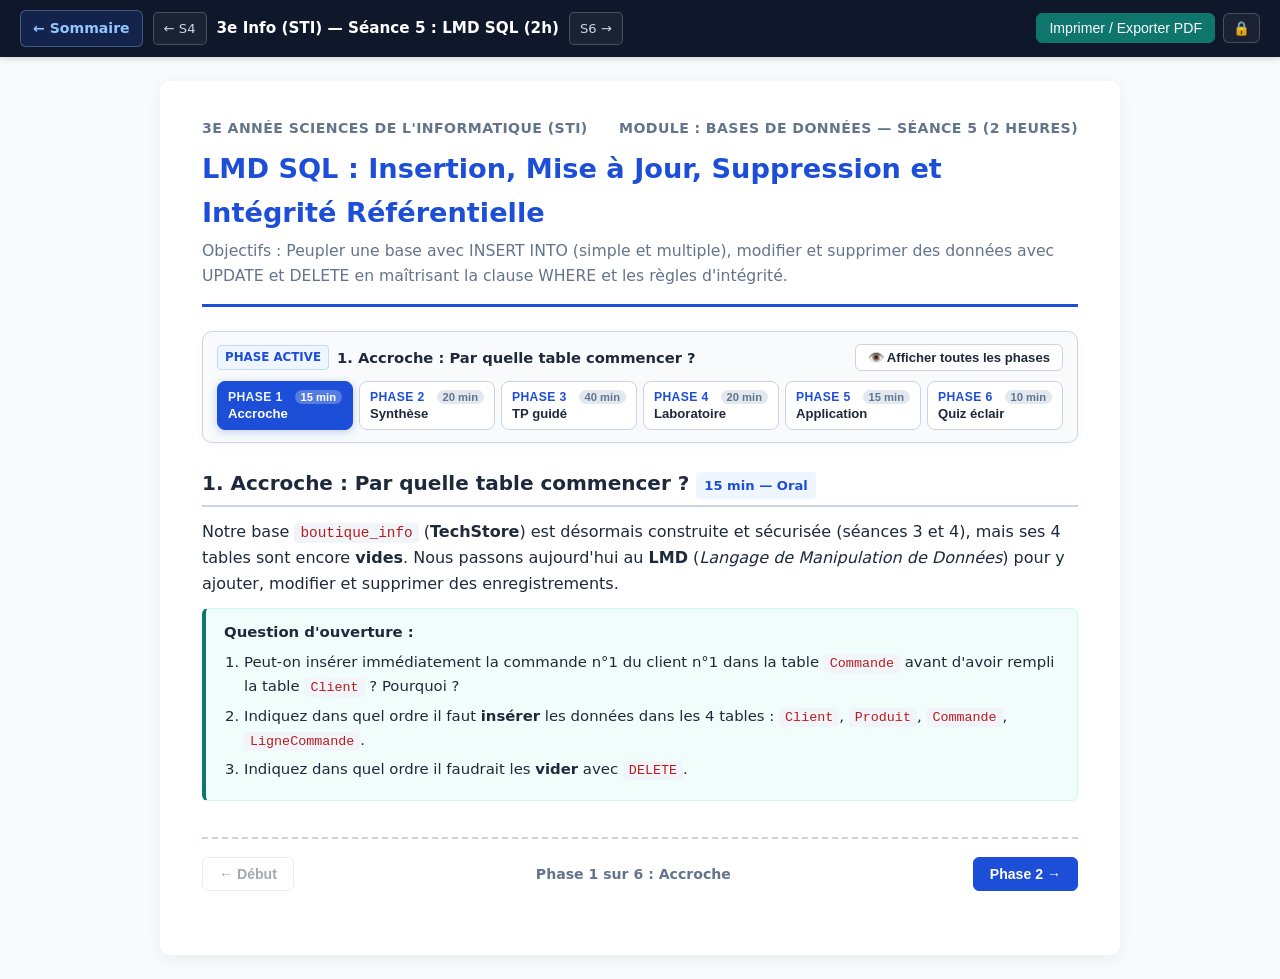
<file: seance05.html>
<!DOCTYPE html>
<html lang="fr">
<head>
  <meta charset="UTF-8">
  <meta name="viewport" content="width=device-width, initial-scale=1.0">
  <title>Séance 5 — LMD SQL : INSERT, UPDATE, DELETE et Intégrité (3e Info)</title>
  <link rel="stylesheet" href="assets/style.css">
</head>
<body>

  <!-- Barre d'outils enseignant -->
  <div class="toolbar">
    <div class="toolbar-left">
        <a class="btn-back" href="index.html">← Sommaire</a>
        <a class="btn-nav" href="seance04.html">← S4</a>
        <div class="toolbar-title">3e Info (STI) — Séance 5 : LMD SQL (2h)</div>
        <a class="btn-nav" href="seance06.html">S6 →</a>
      </div>
    <div class="toolbar-actions">
      <button id="btnPlan" class="btn" type="button">Afficher le découpage horaire</button>
      <button id="btnSolutions" class="btn" type="button">Afficher les corrigés</button>
      <button id="btnPrint" class="btn btn-print" type="button">Imprimer / Exporter PDF</button>
    </div>
  </div>

  <main class="container">

    <!-- En-tête -->
    <header class="sheet-header">
      <div class="meta-row">
        <span>3e Année Sciences de l'Informatique (STI)</span>
        <span>Module : Bases de Données — Séance 5 (2 heures)</span>
      </div>
      <h1>LMD SQL : Insertion, Mise à Jour, Suppression et Intégrité Référentielle</h1>
      <p class="subtitle">Objectifs : Peupler une base avec INSERT INTO (simple et multiple), modifier et supprimer des données avec UPDATE et DELETE en maîtrisant la clause WHERE et les règles d'intégrité.</p>
    </header>

    <!-- Découpage horaire (visible si activé) -->
    <section class="teacher-plan">
      <h3 style="margin-top:0;">Scénario pédagogique calibré (120 minutes)</h3>
      <table>
        <thead>
          <tr>
            <th>Horaire</th>
            <th>Durée</th>
            <th>Phase</th>
            <th>Objectif</th>
          </tr>
        </thead>
        <tbody>
          <tr>
            <td>0h00 – 0h15</td>
            <td>15 min</td>
            <td><strong>1. Accroche (Ordre logique)</strong></td>
            <td>Faire trouver l'ordre d'insertion et de suppression entre les 4 tables de <em>TechStore</em>.</td>
          </tr>
          <tr>
            <td>0h15 – 0h35</td>
            <td>20 min</td>
            <td><strong>2. Synthèse LMD</strong></td>
            <td>Formaliser <code>INSERT INTO</code> (simple/multiple), <code>UPDATE ... SET ... WHERE</code>, <code>DELETE FROM ... WHERE</code> et le danger d'omettre <code>WHERE</code>.</td>
          </tr>
          <tr>
            <td>0h35 – 1h15</td>
            <td>40 min</td>
            <td><strong>3. TP guidé sur TechStore</strong></td>
            <td>Peupler entièrement <code>boutique_info</code>, réaliser des mises à jour ciblées (tarifs, stocks, e-mails) et tester l'oubli du <code>WHERE</code> sur une table brouillon.</td>
          </tr>
          <tr>
            <td>1h15 – 1h35</td>
            <td>20 min</td>
            <td><strong>4. Labo d'erreurs volontaires</strong></td>
            <td>Provoquer et analyser 4 erreurs d'intégrité (FK inexistante, <code>CHECK</code>, <code>ON DELETE RESTRICT</code> et <code>ON DELETE CASCADE</code>).</td>
          </tr>
          <tr>
            <td>1h35 – 1h50</td>
            <td>15 min</td>
            <td><strong>5. Exercice autonome</strong></td>
            <td>Rédiger 5 requêtes LMD sur un scénario de gestion de stock.</td>
          </tr>
          <tr>
            <td>1h50 – 2h00</td>
            <td>10 min</td>
            <td><strong>6. Quiz éclair</strong></td>
            <td>Ancrer les réflexes de sécurité (<code>WHERE</code>, ordre d'insertion, chaînes et dates entre apostrophes).</td>
          </tr>
        </tbody>
      </table>
    </section>

    <!-- PHASE 1 -->
    <section class="phase">
      <h2>
        <span>1. Accroche : Par quelle table commencer ?</span>
        <span class="badge-time">15 min — Oral</span>
      </h2>
      <p>
        Notre base <code>boutique_info</code> (<strong>TechStore</strong>) est désormais construite et sécurisée (séances 3 et 4), mais ses 4 tables sont encore <strong>vides</strong>. Nous passons aujourd'hui au <strong>LMD</strong> (<em>Langage de Manipulation de Données</em>) pour y ajouter, modifier et supprimer des enregistrements.
      </p>
      <div class="context-box">
        <strong>Question d'ouverture :</strong>
        <ol style="margin:6px 0 0; padding-left:20px;">
          <li>Peut-on insérer immédiatement la commande n°1 du client n°1 dans la table <code>Commande</code> avant d'avoir rempli la table <code>Client</code> ? Pourquoi ?</li>
          <li>Indiquez dans quel ordre il faut <strong>insérer</strong> les données dans les 4 tables : <code>Client</code>, <code>Produit</code>, <code>Commande</code>, <code>LigneCommande</code>.</li>
          <li>Indiquez dans quel ordre il faudrait les <strong>vider</strong> avec <code>DELETE</code>.</li>
        </ol>
      </div>
      <div class="solution">
        <span class="solution-label">Corrigé — Règle d'ordre (Mères ↔ Filles)</span>
        <ul style="margin:0; padding-left:18px;">
          <li><strong>Insertion :</strong> Toujours les <strong>tables mères avant les tables filles</strong> → <code>Client</code> et <code>Produit</code> d'abord, puis <code>Commande</code>, et enfin <code>LigneCommande</code>.</li>
          <li><strong>Suppression :</strong> Exactement l'<strong>ordre inverse</strong> (filles avant mères) → <code>LigneCommande</code> → <code>Commande</code> → <code>Client</code> et <code>Produit</code>.</li>
        </ul>
      </div>
    </section>

    <!-- PHASE 2 -->
    <section class="phase">
      <h2>
        <span>2. Synthèse : Les 3 instructions de manipulation (LMD)</span>
        <span class="badge-time">20 min — Trace écrite</span>
      </h2>

      <div class="course-box">
        <div class="diagram-wrap">
  <svg viewBox="0 0 760 155" width="100%" height="155" xmlns="http://www.w3.org/2000/svg" role="img" aria-label="Ordre d'insertion et de suppression LMD">
    <!-- Panneau Gauche : INSERT -->
    <rect x="15" y="10" width="350" height="135" rx="8" fill="#eff6ff" stroke="#1d4ed8" stroke-width="1.5"/>
    <text x="190" y="28" text-anchor="middle" font-size="11" font-weight="700" fill="#1d4ed8">📥 Ordre d'INSERTION (Mères ➔ Filles)</text>
    
    <g transform="translate(30, 38)">
      <!-- Niveau 1 -->
      <rect x="10" y="0" width="115" height="24" rx="4" fill="#ffffff" stroke="#1d4ed8"/>
      <text x="67" y="16" text-anchor="middle" font-size="9" font-weight="700" fill="#1d4ed8">1. Client / Produit</text>
      <text x="140" y="16" font-size="8" fill="#475569">(Tables mères sans FK)</text>

      <line x1="67" y1="26" x2="67" y2="36" stroke="#1d4ed8" stroke-width="1.5"/>
      <polygon points="67,38 64,32 70,32" fill="#1d4ed8"/>

      <!-- Niveau 2 -->
      <rect x="10" y="38" width="115" height="24" rx="4" fill="#ffffff" stroke="#0f766e"/>
      <text x="67" y="54" text-anchor="middle" font-size="9" font-weight="700" fill="#0f766e">2. Commande</text>
      <text x="140" y="54" font-size="8" fill="#475569">(Nécessite idClt existant)</text>

      <line x1="67" y1="64" x2="67" y2="74" stroke="#0f766e" stroke-width="1.5"/>
      <polygon points="67,76 64,70 70,70" fill="#0f766e"/>

      <!-- Niveau 3 -->
      <rect x="10" y="76" width="115" height="24" rx="4" fill="#ffffff" stroke="#b45309"/>
      <text x="67" y="92" text-anchor="middle" font-size="9" font-weight="700" fill="#b45309">3. LigneCommande</text>
      <text x="140" y="92" font-size="8" fill="#475569">(Nécessite numCmd + refProd)</text>
    </g>

    <!-- Panneau Droit : DELETE -->
    <rect x="395" y="10" width="350" height="135" rx="8" fill="#fef2f2" stroke="#b91c1c" stroke-width="1.5"/>
    <text x="570" y="28" text-anchor="middle" font-size="11" font-weight="700" fill="#b91c1c">🗑️ Ordre de SUPPRESSION (Filles ➔ Mères)</text>

    <g transform="translate(410, 38)">
      <!-- Niveau 1 -->
      <rect x="10" y="0" width="115" height="24" rx="4" fill="#ffffff" stroke="#b45309"/>
      <text x="67" y="16" text-anchor="middle" font-size="9" font-weight="700" fill="#b45309">1. LigneCommande</text>
      <text x="140" y="16" font-size="8" fill="#475569">(Dégager les lignes filles d'abord)</text>

      <line x1="67" y1="26" x2="67" y2="36" stroke="#b91c1c" stroke-width="1.5"/>
      <polygon points="67,38 64,32 70,32" fill="#b91c1c"/>

      <!-- Niveau 2 -->
      <rect x="10" y="38" width="115" height="24" rx="4" fill="#ffffff" stroke="#0f766e"/>
      <text x="67" y="54" text-anchor="middle" font-size="9" font-weight="700" fill="#0f766e">2. Commande</text>
      <text x="140" y="54" font-size="8" fill="#475569">(Puis supprimer la commande)</text>

      <line x1="67" y1="64" x2="67" y2="74" stroke="#b91c1c" stroke-width="1.5"/>
      <polygon points="67,76 64,70 70,70" fill="#b91c1c"/>

      <!-- Niveau 3 -->
      <rect x="10" y="76" width="115" height="24" rx="4" fill="#ffffff" stroke="#1d4ed8"/>
      <text x="67" y="92" text-anchor="middle" font-size="9" font-weight="700" fill="#1d4ed8">3. Client / Produit</text>
      <text x="140" y="92" font-size="8" fill="#475569">(Mères libérées de toute référence)</text>
    </g>
  </svg>
  <div class="diagram-caption">Figure 5.1 — Ordre d'intégrité LMD : insertion descendante (mères d'abord) et suppression ascendante (filles d'abord).</div>
</div>
<h3 style="margin-top:0;">A. Insérer des enregistrements : INSERT INTO</h3>
        <pre class="sql-block"><span class="cm">-- 1. Insertion simple (recommandé : préciser la liste des colonnes)</span>
<span class="kw">INSERT INTO</span> Client (nom, prenom, ville, tel, dateInscr)
<span class="kw">VALUES</span> (<span class="str">'Ben Salem'</span>, <span class="str">'Sami'</span>, <span class="str">'Sousse'</span>, <span class="str">'22451200'</span>, <span class="str">'2025-09-12'</span>);

<span class="cm">-- 2. Insertion multiple (plusieurs lignes en une seule requête)</span>
<span class="kw">INSERT INTO</span> Produit (refProd, designation, categorie, prixUnit, qteStock)
<span class="kw">VALUES</span>
  (<span class="str">'P01'</span>, <span class="str">'PC Portable Lenovo ThinkPad E15'</span>, <span class="str">'Ordinateur'</span>, 2450.000, 8),
  (<span class="str">'P02'</span>, <span class="str">'PC Portable Dell Inspiron 15'</span>,    <span class="str">'Ordinateur'</span>, 1890.000, 5);</pre>
        <ul class="vocab-list">
          <li>Les chaînes de caractères et les dates (format <code>'AAAA-MM-JJ'</code>) s'écrivent entre <strong>apostrophes simples</strong> <code>'...'</code>. Les nombres s'écrivent <strong>sans apostrophes</strong> (avec un point décimal <code>.</code>).</li>
          <li>On peut omettre une colonne <code>AUTO_INCREMENT</code> (elle se remplit seule), une colonne avec <code>DEFAULT</code>, ou une colonne facultative (ou lui passer explicitement <code>NULL</code> sans apostrophes).</li>
        </ul>

        <h3>B. Modifier des enregistrements : UPDATE</h3>
        <pre class="sql-block"><span class="kw">UPDATE</span> NomTable
<span class="kw">SET</span> col1 = nouvelle_valeur1, col2 = nouvelle_valeur2
<span class="kw">WHERE</span> condition;</pre>

        <h3>C. Supprimer des enregistrements : DELETE</h3>
        <pre class="sql-block"><span class="kw">DELETE FROM</span> NomTable
<span class="kw">WHERE</span> condition;</pre>

        <div class="danger-box">
          <strong>PIÈGE CRITIQUE — L'oubli de la clause WHERE :</strong><br>
          • Un <code>UPDATE Produit SET prixUnit = 100;</code> sans <code>WHERE</code> écrase le prix de <strong>TOUS les produits</strong> de la table !<br>
          • Un <code>DELETE FROM Client;</code> sans <code>WHERE</code> <strong>vide intégralement la table</strong> !<br>
          <em>Réflexe professionnel :</em> Toujours vérifier la condition avec un <code>SELECT * FROM Table WHERE ...;</code> avant d'exécuter un <code>UPDATE</code> ou un <code>DELETE</code>.
        </div>
      </div>
    </section>

    <!-- PHASE 3 -->
    <section class="phase page-break">
      <h2>
        <span>3. TP guidé : Peuplement et mises à jour de « boutique_info »</span>
        <span class="badge-time">40 min — Sur machine</span>
      </h2>

      <p>Dans phpMyAdmin (base <code>boutique_info</code>), exécutez les étapes ci-dessous. <em>Ce jeu de données sera conservé pour les séances 6 à 9.</em></p>

      <ol class="questions">
        <li>
          <strong>Peupler la table <code>Client</code> (insertion simple puis multiple) :</strong>
          <ul>
            <li>Insérez d'abord le premier client par une insertion simple : <code>Ben Salem</code>, <code>Sami</code>, <code>Sousse</code>, <code>22451200</code>, <code>2025-09-12</code>.</li>
            <li>Insérez ensuite les 5 autres clients en une seule requête d'<strong>insertion multiple</strong> :
              <table>
                <thead>
                  <tr><th>nom</th><th>prenom</th><th>ville</th><th>tel</th><th>dateInscr</th></tr>
                </thead>
                <tbody>
                  <tr><td>Trabelsi</td><td>Ines</td><td>Tunis</td><td>55890123</td><td>2025-10-03</td></tr>
                  <tr><td>Khelifi</td><td>Mehdi</td><td>Sfax</td><td>98741258</td><td>2025-11-20</td></tr>
                  <tr><td>Mansouri</td><td>Aya</td><td>Sousse</td><td><em>NULL</em></td><td>2026-01-15</td></tr>
                  <tr><td>Jaziri</td><td>Yassine</td><td>Monastir</td><td>29654321</td><td>2026-02-08</td></tr>
                  <tr><td>Bouazizi</td><td>Nour</td><td>Tunis</td><td>50112233</td><td>2026-03-10</td></tr>
                </tbody>
              </table>
            </li>
          </ul>
        </li>
        <li>
          <strong>Peupler la table <code>Produit</code> (insertion multiple des 8 articles) :</strong>
          <table>
            <thead>
              <tr><th>refProd</th><th>designation</th><th>categorie</th><th>prixUnit</th><th>qteStock</th></tr>
            </thead>
            <tbody>
              <tr><td>P01</td><td>PC Portable Lenovo ThinkPad E15</td><td>Ordinateur</td><td>2450.000</td><td>8</td></tr>
              <tr><td>P02</td><td>PC Portable Dell Inspiron 15</td><td>Ordinateur</td><td>1890.000</td><td>5</td></tr>
              <tr><td>P03</td><td>Souris sans fil Logitech M185</td><td>Accessoire</td><td>45.500</td><td>35</td></tr>
              <tr><td>P04</td><td>Clavier mécanique RGB</td><td>Accessoire</td><td>165.000</td><td>14</td></tr>
              <tr><td>P05</td><td>Disque SSD NVMe 1 To</td><td>Stockage</td><td>230.000</td><td>20</td></tr>
              <tr><td>P06</td><td>Clé USB 3.2 128 Go</td><td>Stockage</td><td>38.000</td><td>0</td></tr>
              <tr><td>P07</td><td>Écran 24 pouces Full HD IPS</td><td>Périphérique</td><td>480.000</td><td>10</td></tr>
              <tr><td>P08</td><td>Imprimante Jet d encre Wi-Fi</td><td>Périphérique</td><td>520.000</td><td>4</td></tr>
            </tbody>
          </table>
        </li>
        <li>
          <strong>Peupler les tables filles <code>Commande</code> et <code>LigneCommande</code> :</strong>
          <ul>
            <li>6 commandes <code>(dateCmd, idClt)</code> : <code>('2026-01-20', 1)</code>, <code>('2026-02-05', 2)</code>, <code>('2026-02-14', 1)</code>, <code>('2026-03-02', 3)</code>, <code>('2026-03-18', 4)</code>, <code>('2026-04-04', 5)</code>.</li>
            <li>13 lignes <code>(numCmd, refProd, qteCmd)</code> : <code>(1,'P01',1)</code>, <code>(1,'P03',2)</code>, <code>(2,'P02',1)</code>, <code>(2,'P05',1)</code>, <code>(2,'P07',2)</code>, <code>(3,'P04',1)</code>, <code>(3,'P05',2)</code>, <code>(4,'P08',1)</code>, <code>(4,'P03',3)</code>, <code>(5,'P01',1)</code>, <code>(5,'P07',1)</code>, <code>(6,'P04',2)</code>, <code>(6,'P03',1)</code>.</li>
          </ul>
        </li>
        <li>
          <strong>Mises à jour ciblées (<code>UPDATE</code>) :</strong>
          <ul>
            <li>Renseignez l'e-mail de <code>Sami Ben Salem</code> (<code>idClt = 1</code>) : <code>sami.bensalem@mail.tn</code>.</li>
            <li>Réapprovisionnez le produit <code>P06</code> de <code>25</code> unités, puis remettez-le à <code>0</code> après vérification (pour garder un produit en rupture pour la séance 6).</li>
            <li>Simulez une augmentation de <code>10%</code> sur tous les produits de la catégorie <code>'Accessoire'</code>, observez les nouveaux prix, puis revenez aux prix initiaux (<code>45.500</code> pour <code>P03</code> et <code>165.000</code> pour <code>P04</code>).</li>
          </ul>
        </li>
        <li>
          <strong>Expérience sans risque sur l'oubli du <code>WHERE</code> :</strong>
          <ul>
            <li>Créez une copie de secours de la table <code>Produit</code> : <code>CREATE TABLE Produit_Test AS SELECT * FROM Produit;</code></li>
            <li>Exécutez <code>UPDATE Produit_Test SET prixUnit = 99.000;</code> (sans <code>WHERE</code>) puis affichez son contenu : que constatez-vous ?</li>
            <li>Exécutez <code>DELETE FROM Produit_Test;</code> (sans <code>WHERE</code>) puis vérifiez le nombre de lignes. Supprimez enfin la table brouillon : <code>DROP TABLE Produit_Test;</code>.</li>
          </ul>
        </li>
      </ol>

      <div class="solution">
        <span class="solution-label">Corrigé — Script LMD complet (boutique_info)</span>
        <pre class="sql-block"><span class="kw">USE</span> boutique_info;

<span class="cm">-- 1. Peuplement de Client (simple puis multiple)</span>
<span class="kw">INSERT INTO</span> Client (nom, prenom, ville, tel, dateInscr)
<span class="kw">VALUES</span> (<span class="str">'Ben Salem'</span>, <span class="str">'Sami'</span>, <span class="str">'Sousse'</span>, <span class="str">'22451200'</span>, <span class="str">'2025-09-12'</span>);

<span class="kw">INSERT INTO</span> Client (nom, prenom, ville, tel, dateInscr) <span class="kw">VALUES</span>
(<span class="str">'Trabelsi'</span>, <span class="str">'Ines'</span>,    <span class="str">'Tunis'</span>,    <span class="str">'55890123'</span>, <span class="str">'2025-10-03'</span>),
(<span class="str">'Khelifi'</span>,  <span class="str">'Mehdi'</span>,   <span class="str">'Sfax'</span>,     <span class="str">'98741258'</span>, <span class="str">'2025-11-20'</span>),
(<span class="str">'Mansouri'</span>, <span class="str">'Aya'</span>,     <span class="str">'Sousse'</span>,   <span class="kw">NULL</span>,       <span class="str">'2026-01-15'</span>),
(<span class="str">'Jaziri'</span>,   <span class="str">'Yassine'</span>, <span class="str">'Monastir'</span>, <span class="str">'29654321'</span>, <span class="str">'2026-02-08'</span>),
(<span class="str">'Bouazizi'</span>, <span class="str">'Nour'</span>,    <span class="str">'Tunis'</span>,    <span class="str">'50112233'</span>, <span class="str">'2026-03-10'</span>);

<span class="cm">-- 2. Peuplement de Produit</span>
<span class="kw">INSERT INTO</span> Produit (refProd, designation, categorie, prixUnit, qteStock) <span class="kw">VALUES</span>
(<span class="str">'P01'</span>, <span class="str">'PC Portable Lenovo ThinkPad E15'</span>, <span class="str">'Ordinateur'</span>,   2450.000,  8),
(<span class="str">'P02'</span>, <span class="str">'PC Portable Dell Inspiron 15'</span>,    <span class="str">'Ordinateur'</span>,   1890.000,  5),
(<span class="str">'P03'</span>, <span class="str">'Souris sans fil Logitech M185'</span>,   <span class="str">'Accessoire'</span>,     45.500, 35),
(<span class="str">'P04'</span>, <span class="str">'Clavier mécanique RGB'</span>,           <span class="str">'Accessoire'</span>,    165.000, 14),
(<span class="str">'P05'</span>, <span class="str">'Disque SSD NVMe 1 To'</span>,            <span class="str">'Stockage'</span>,      230.000, 20),
(<span class="str">'P06'</span>, <span class="str">'Clé USB 3.2 128 Go'</span>,              <span class="str">'Stockage'</span>,       38.000,  0),
(<span class="str">'P07'</span>, <span class="str">'Écran 24 pouces Full HD IPS'</span>,     <span class="str">'Périphérique'</span>,  480.000, 10),
(<span class="str">'P08'</span>, <span class="str">'Imprimante Jet d encre Wi-Fi'</span>,    <span class="str">'Périphérique'</span>,  520.000,  4);

<span class="cm">-- 3. Peuplement de Commande puis LigneCommande</span>
<span class="kw">INSERT INTO</span> Commande (dateCmd, idClt) <span class="kw">VALUES</span>
(<span class="str">'2026-01-20'</span>, 1), (<span class="str">'2026-02-05'</span>, 2), (<span class="str">'2026-02-14'</span>, 1),
(<span class="str">'2026-03-02'</span>, 3), (<span class="str">'2026-03-18'</span>, 4), (<span class="str">'2026-04-04'</span>, 5);

<span class="kw">INSERT INTO</span> LigneCommande (numCmd, refProd, qteCmd) <span class="kw">VALUES</span>
(1, <span class="str">'P01'</span>, 1), (1, <span class="str">'P03'</span>, 2), (2, <span class="str">'P02'</span>, 1), (2, <span class="str">'P05'</span>, 1), (2, <span class="str">'P07'</span>, 2),
(3, <span class="str">'P04'</span>, 1), (3, <span class="str">'P05'</span>, 2), (4, <span class="str">'P08'</span>, 1), (4, <span class="str">'P03'</span>, 3), (5, <span class="str">'P01'</span>, 1),
(5, <span class="str">'P07'</span>, 1), (6, <span class="str">'P04'</span>, 2), (6, <span class="str">'P03'</span>, 1);

<span class="cm">-- 4. Mises à jour ciblées</span>
<span class="kw">UPDATE</span> Client  <span class="kw">SET</span> email = <span class="str">'sami.bensalem@mail.tn'</span> <span class="kw">WHERE</span> idClt = 1;
<span class="kw">UPDATE</span> Produit <span class="kw">SET</span> qteStock = qteStock + 25 <span class="kw">WHERE</span> refProd = <span class="str">'P06'</span>;
<span class="kw">UPDATE</span> Produit <span class="kw">SET</span> qteStock = 0 <span class="kw">WHERE</span> refProd = <span class="str">'P06'</span>;

<span class="kw">UPDATE</span> Produit <span class="kw">SET</span> prixUnit = prixUnit * 1.10 <span class="kw">WHERE</span> categorie = <span class="str">'Accessoire'</span>;
<span class="kw">UPDATE</span> Produit <span class="kw">SET</span> prixUnit = 45.500  <span class="kw">WHERE</span> refProd = <span class="str">'P03'</span>;
<span class="kw">UPDATE</span> Produit <span class="kw">SET</span> prixUnit = 165.000 <span class="kw">WHERE</span> refProd = <span class="str">'P04'</span>;

<span class="cm">-- 5. Test sans risque de l'oubli du WHERE</span>
<span class="kw">CREATE TABLE</span> Produit_Test <span class="kw">AS SELECT</span> * <span class="kw">FROM</span> Produit;
<span class="kw">UPDATE</span> Produit_Test <span class="kw">SET</span> prixUnit = 99.000; <span class="cm">-- Tous les 8 produits passent à 99 DT !</span>
<span class="kw">DELETE FROM</span> Produit_Test;                  <span class="cm">-- Toutes les lignes disparaissent !</span>
<span class="kw">DROP TABLE</span> Produit_Test;</pre>
      </div>
    </section>

    <!-- PHASE 4 -->
    <section class="phase page-break">
      <h2>
        <span>4. Laboratoire : Provoquer et comprendre les erreurs d'intégrité</span>
        <span class="badge-time">20 min — Sur machine</span>
      </h2>

      <p>Testez volontairement chacune des 4 requêtes suivantes dans phpMyAdmin, notez la réaction du SGBDR et expliquez quelle contrainte a protégé la base :</p>

      <div class="trap-card">
        <h3>Test 1 — Clé étrangère inexistante à l'insertion</h3>
        <pre class="sql-block"><span class="kw">INSERT INTO</span> Commande (dateCmd, idClt) <span class="kw">VALUES</span> (<span class="str">'2026-05-01'</span>, 99);</pre>
        <div class="answer-lines"><div class="answer-line"></div></div>
        <div class="solution">
          <span class="solution-label">Explication — Test 1</span>
          <strong>Refusé (Erreur FK) :</strong> Le client <code>idClt = 99</code> n'existe pas dans la table mère <code>Client</code>. La contrainte <code>fk_cmd_client</code> bloque l'insertion.
        </div>
      </div>

      <div class="trap-card">
        <h3>Test 2 — Violation d'une contrainte CHECK</h3>
        <pre class="sql-block"><span class="kw">INSERT INTO</span> Produit (refProd, designation, categorie, prixUnit, qteStock)
<span class="kw">VALUES</span> (<span class="str">'P99'</span>, <span class="str">'Câble HDMI'</span>, <span class="str">'Accessoire'</span>, -15.000, 10);</pre>
        <div class="answer-lines"><div class="answer-line"></div></div>
        <div class="solution">
          <span class="solution-label">Explication — Test 2</span>
          <strong>Refusé (Erreur CHECK) :</strong> La contrainte <code>chk_prix</code> impose <code>prixUnit &gt; 0</code>. Une valeur négative (<code>-15.000</code>) est immédiatement rejetée.
        </div>
      </div>

      <div class="trap-card">
        <h3>Test 3 — Suppression bloquée (ON DELETE RESTRICT)</h3>
        <pre class="sql-block"><span class="kw">DELETE FROM</span> Client <span class="kw">WHERE</span> idClt = 1;</pre>
        <div class="answer-lines"><div class="answer-line"></div></div>
        <div class="solution">
          <span class="solution-label">Explication — Test 3</span>
          <strong>Refusé (RESTRICT) :</strong> Le client <code>1</code> (Sami) possède les commandes <code>1</code> et <code>3</code> dans <code>Commande</code>. Grâce à <code>ON DELETE RESTRICT</code>, sa suppression est interdite. <em>(En revanche, supprimer le client <code>6</code> — Nour — qui n'a aucune commande, fonctionnerait.)</em>
        </div>
      </div>

      <div class="trap-card">
        <h3>Test 4 — Suppression automatique (ON DELETE CASCADE)</h3>
        <pre class="sql-block"><span class="cm">-- On crée une commande test n°7 avec 1 ligne, puis on la supprime</span>
<span class="kw">INSERT INTO</span> Commande (numCmd, dateCmd, idClt) <span class="kw">VALUES</span> (7, <span class="str">'2026-05-10'</span>, 6);
<span class="kw">INSERT INTO</span> LigneCommande (numCmd, refProd, qteCmd) <span class="kw">VALUES</span> (7, <span class="str">'P03'</span>, 2);

<span class="kw">DELETE FROM</span> Commande <span class="kw">WHERE</span> numCmd = 7;
<span class="kw">SELECT</span> * <span class="kw">FROM</span> LigneCommande <span class="kw">WHERE</span> numCmd = 7;</pre>
        <div class="answer-lines"><div class="answer-line"></div></div>
        <div class="solution">
          <span class="solution-label">Explication — Test 4</span>
          <strong>Accepté + Cascade :</strong> La suppression de la commande <code>7</code> réussit et le <code>SELECT</code> renvoie <strong>0 ligne</strong> : la ligne <code>(7, 'P03', 2)</code> dans <code>LigneCommande</code> a été effacée automatiquement grâce à <code>ON DELETE CASCADE</code>.
        </div>
      </div>
    </section>

    <!-- PHASE 5 -->
    <section class="phase">
      <h2>
        <span>5. Application en autonomie : Scénario de gestion quotidienne</span>
        <span class="badge-time">15 min</span>
      </h2>

      <p>Écrivez les <strong>5 requêtes SQL</strong> correspondant aux opérations suivantes sur <code>boutique_info</code> (sur feuille, sans modifier votre jeu de données final) :</p>
      <ol class="questions">
        <li>Ajouter un nouveau client : <code>Karim Mansour</code>, habitant à <code>Nabeul</code>, sans numéro de téléphone, inscrit le <code>2026-05-12</code>.</li>
        <li>Mettre à jour la ville et le téléphone de la cliente <code>Aya Mansouri</code> (<code>idClt = 4</code>) : nouvelle ville <code>'Monastir'</code> et nouveau téléphone <code>'52102030'</code>.</li>
        <li>Appliquer une remise de <code>50.000 DT</code> sur le prix de tous les produits de la catégorie <code>'Ordinateur'</code> dont le prix dépasse <code>2000.000 DT</code>.</li>
        <li>Supprimer de la table <code>Produit</code> tous les articles de catégorie <code>'Stockage'</code> qui sont en rupture de stock (<code>qteStock = 0</code>) et n'ont jamais été commandés.</li>
        <li>Enregistrer une commande pour le client <code>6</code> à la date du <code>2026-05-15</code> (en supposant qu'elle reçoit le numéro <code>8</code>), puis y ajouter <code>3</code> exemplaires du produit <code>'P05'</code>.</li>
      </ol>

      <div class="answer-lines">
        <div class="answer-line"></div>
        <div class="answer-line"></div>
        <div class="answer-line"></div>
        <div class="answer-line"></div>
        <div class="answer-line"></div>
      </div>

      <div class="solution">
        <span class="solution-label">Corrigé — Requêtes LMD en autonomie</span>
        <pre class="sql-block"><span class="cm">-- 1. Nouveau client sans téléphone</span>
<span class="kw">INSERT INTO</span> Client (nom, prenom, ville, tel, dateInscr)
<span class="kw">VALUES</span> (<span class="str">'Mansour'</span>, <span class="str">'Karim'</span>, <span class="str">'Nabeul'</span>, <span class="kw">NULL</span>, <span class="str">'2026-05-12'</span>);

<span class="cm">-- 2. Mise à jour de 2 colonnes en une seule requête</span>
<span class="kw">UPDATE</span> Client
<span class="kw">SET</span> ville = <span class="str">'Monastir'</span>, tel = <span class="str">'52102030'</span>
<span class="kw">WHERE</span> idClt = 4;

<span class="cm">-- 3. Remise conditionnelle (double critère dans WHERE)</span>
<span class="kw">UPDATE</span> Produit
<span class="kw">SET</span> prixUnit = prixUnit - 50
<span class="kw">WHERE</span> categorie = <span class="str">'Ordinateur'</span> <span class="kw">AND</span> prixUnit &gt; 2000;

<span class="cm">-- 4. Suppression ciblée</span>
<span class="kw">DELETE FROM</span> Produit
<span class="kw">WHERE</span> categorie = <span class="str">'Stockage'</span> <span class="kw">AND</span> qteStock = 0;

<span class="cm">-- 5. Insertion dans Commande puis dans LigneCommande</span>
<span class="kw">INSERT INTO</span> Commande (numCmd, dateCmd, idClt) <span class="kw">VALUES</span> (8, <span class="str">'2026-05-15'</span>, 6);
<span class="kw">INSERT INTO</span> LigneCommande (numCmd, refProd, qteCmd) <span class="kw">VALUES</span> (8, <span class="str">'P05'</span>, 3);</pre>
      </div>
    </section>

    <!-- PHASE 6 -->
    <section class="phase">
      <h2>
        <span>6. Quiz éclair de clôture</span>
        <span class="badge-time">10 min</span>
      </h2>

      <div class="quiz-item">
        <strong>1. Danger :</strong> Que se passe-t-il si l'on exécute <code>DELETE FROM Produit;</code> sans clause <code>WHERE</code> ?
        <div class="quiz-answer">Réponse : Le SGBDR tente de supprimer TOUS les enregistrements de la table Produit (ici bloqué uniquement si des lignes sont référencées par LigneCommande avec RESTRICT).</div>
      </div>

      <div class="quiz-item">
        <strong>2. Syntaxe :</strong> Quelle est l'erreur dans la requête <code>INSERT INTO Client (nom, tel) VALUES ('Ali', 'NULL');</code> ?
        <div class="quiz-answer">Réponse : 'NULL' entre apostrophes insère le texte littéral "NULL" (4 lettres) au lieu d'une valeur absente. Il faut écrire NULL sans apostrophes.</div>
      </div>

      <div class="quiz-item">
        <strong>3. Différence LDD / LMD :</strong> Quelle est la différence entre <code>DELETE FROM Produit;</code> et <code>DROP TABLE Produit;</code> ?
        <div class="quiz-answer">Réponse : DELETE (LMD) supprime uniquement les lignes (la structure de la table reste vide et utilisable). DROP TABLE (LDD) détruit définitivement la table et sa structure.</div>
      </div>

      <div class="quiz-item">
        <strong>4. Syntaxe UPDATE :</strong> Dans <code>UPDATE Client SET ville = 'Sfax' AND tel = '20112233' WHERE idClt = 2;</code>, quel symbole est faux ?
        <div class="quiz-answer">Réponse : Dans la clause SET, on sépare les colonnes par une virgule (,) et jamais par AND : SET ville = 'Sfax', tel = '20112233'.</div>
      </div>

      <div class="quiz-item">
        <strong>5. Format de date :</strong> Comment écrit-on le 5 février 2026 dans une requête <code>INSERT INTO</code> sous MariaDB / MySQL ?
        <div class="quiz-answer">Réponse : '2026-02-05' (format ISO AAAA-MM-JJ entre apostrophes simples).</div>
      </div>
    </section>

  </main>

  <script src="assets/script.js"></script>
</body>
</html>
</file>
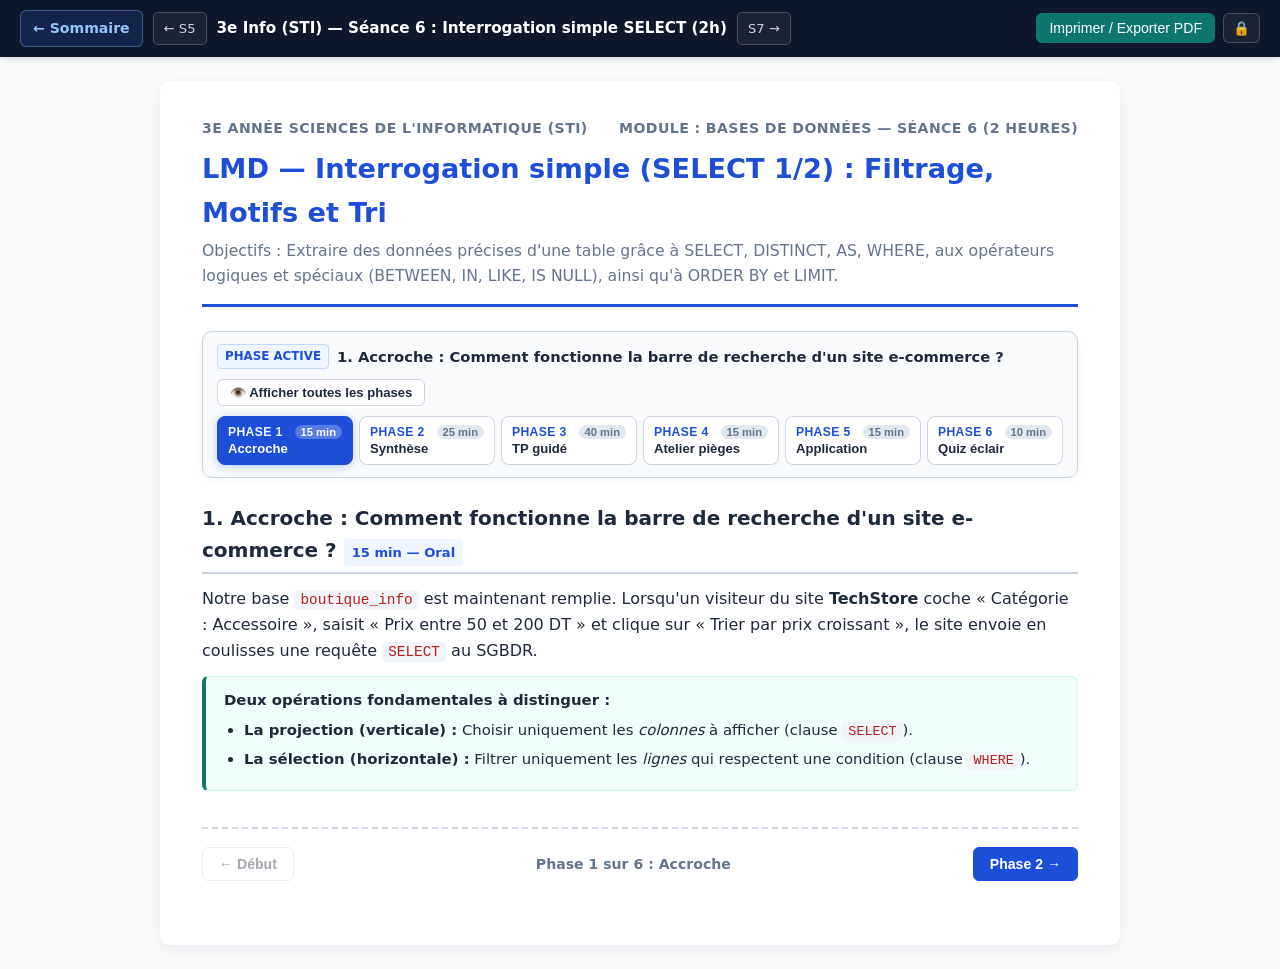
<file: seance06.html>
<!DOCTYPE html>
<html lang="fr">
<head>
  <meta charset="UTF-8">
  <meta name="viewport" content="width=device-width, initial-scale=1.0">
  <title>Séance 6 — LMD Interrogation simple : SELECT, WHERE, LIKE, ORDER BY (3e Info)</title>
  <link rel="stylesheet" href="assets/style.css">
</head>
<body>

  <!-- Barre d'outils enseignant -->
  <div class="toolbar">
    <div class="toolbar-left">
        <a class="btn-back" href="index.html">← Sommaire</a>
        <a class="btn-nav" href="seance05.html">← S5</a>
        <div class="toolbar-title">3e Info (STI) — Séance 6 : Interrogation simple SELECT (2h)</div>
        <a class="btn-nav" href="seance07.html">S7 →</a>
      </div>
    <div class="toolbar-actions">
      <button id="btnPlan" class="btn" type="button">Afficher le découpage horaire</button>
      <button id="btnSolutions" class="btn" type="button">Afficher les corrigés</button>
      <button id="btnPrint" class="btn btn-print" type="button">Imprimer / Exporter PDF</button>
    </div>
  </div>

  <main class="container">

    <!-- En-tête -->
    <header class="sheet-header">
      <div class="meta-row">
        <span>3e Année Sciences de l'Informatique (STI)</span>
        <span>Module : Bases de Données — Séance 6 (2 heures)</span>
      </div>
      <h1>LMD — Interrogation simple (SELECT 1/2) : Filtrage, Motifs et Tri</h1>
      <p class="subtitle">Objectifs : Extraire des données précises d'une table grâce à SELECT, DISTINCT, AS, WHERE, aux opérateurs logiques et spéciaux (BETWEEN, IN, LIKE, IS NULL), ainsi qu'à ORDER BY et LIMIT.</p>
    </header>

    <!-- Découpage horaire (visible si activé) -->
    <section class="teacher-plan">
      <h3 style="margin-top:0;">Scénario pédagogique calibré (120 minutes)</h3>
      <table>
        <thead>
          <tr>
            <th>Horaire</th>
            <th>Durée</th>
            <th>Phase</th>
            <th>Objectif</th>
          </tr>
        </thead>
        <tbody>
          <tr>
            <td>0h00 – 0h15</td>
            <td>15 min</td>
            <td><strong>1. Accroche (Projection vs Sélection)</strong></td>
            <td>Partir des filtres d'un site e-commerce pour distinguer le choix des colonnes (projection) du filtrage des lignes (sélection).</td>
          </tr>
          <tr>
            <td>0h15 – 0h40</td>
            <td>25 min</td>
            <td><strong>2. Synthèse SELECT</strong></td>
            <td>Formaliser l'ordre des clauses, <code>DISTINCT</code>, <code>AS</code>, les opérateurs logiques, <code>BETWEEN</code>, <code>IN</code>, <code>LIKE</code> (<code>%</code>, <code>_</code>), <code>IS NULL</code>, <code>ORDER BY</code> et <code>LIMIT</code>.</td>
          </tr>
          <tr>
            <td>0h40 – 1h20</td>
            <td>40 min</td>
            <td><strong>3. TP guidé (12 requêtes)</strong></td>
            <td>Exécuter 12 requêtes graduelles sur <code>boutique_info</code> (tables <code>Produit</code> et <code>Client</code>) dans phpMyAdmin.</td>
          </tr>
          <tr>
            <td>1h20 – 1h35</td>
            <td>15 min</td>
            <td><strong>4. Chasse aux pièges SELECT</strong></td>
            <td>Corriger 3 erreurs fréquentes : <code>= NULL</code> au lieu de <code>IS NULL</code>, priorité <code>AND</code>/<code>OR</code>, et mauvais ordre des clauses.</td>
          </tr>
          <tr>
            <td>1h35 – 1h50</td>
            <td>15 min</td>
            <td><strong>5. Exercice autonome</strong></td>
            <td>Rédiger 4 requêtes sur papier à partir des tables <code>Client</code> et <code>Commande</code>.</td>
          </tr>
          <tr>
            <td>1h50 – 2h00</td>
            <td>10 min</td>
            <td><strong>6. Quiz éclair</strong></td>
            <td>Vérifier la maîtrise des jokers <code>LIKE</code>, du <code>NULL</code> et du tri combiné.</td>
          </tr>
        </tbody>
      </table>
    </section>

    <!-- PHASE 1 -->
    <section class="phase">
      <h2>
        <span>1. Accroche : Comment fonctionne la barre de recherche d'un site e-commerce ?</span>
        <span class="badge-time">15 min — Oral</span>
      </h2>
      <p>
        Notre base <code>boutique_info</code> est maintenant remplie. Lorsqu'un visiteur du site <strong>TechStore</strong> coche « Catégorie : Accessoire », saisit « Prix entre 50 et 200 DT » et clique sur « Trier par prix croissant », le site envoie en coulisses une requête <code>SELECT</code> au SGBDR.
      </p>
      <div class="context-box">
        <strong>Deux opérations fondamentales à distinguer :</strong>
        <ul style="margin:6px 0 0; padding-left:20px;">
          <li><strong>La projection (verticale) :</strong> Choisir uniquement les <em>colonnes</em> à afficher (clause <code>SELECT</code>).</li>
          <li><strong>La sélection (horizontale) :</strong> Filtrer uniquement les <em>lignes</em> qui respectent une condition (clause <code>WHERE</code>).</li>
        </ul>
      </div>
    <div class="solution">
        <span class="solution-label">Guide Enseignant — Traduction de l'IHM vers la requête SQL</span>
        <ul style="margin:0; padding-left:18px;">
          <li><strong>Correspondance composant web ↔ Clause SQL :</strong>
            <ul>
              <li><em>Colonnes visibles (Nom, Prix, Image) :</em> <code>SELECT refProd, designation, prixUnit</code> (Projection).</li>
              <li><em>Filtre catégorie (« Accessoire ») :</em> <code>WHERE categorie = 'Accessoire'</code> (Sélection).</li>
              <li><em>Filtre intervalle de prix (50 à 200 DT) :</em> <code>AND prixUnit BETWEEN 50 AND 200</code>.</li>
              <li><em>Menu de tri (« Prix croissant ») :</em> <code>ORDER BY prixUnit ASC</code>.</li>
            </ul>
          </li>
          <li><strong>Requête SQL complète résultante :</strong>
            <pre class="sql-block" style="margin:6px 0;"><span class="kw">SELECT</span> refProd, designation, prixUnit
<span class="kw">FROM</span> Produit
<span class="kw">WHERE</span> categorie = <span class="str">'Accessoire'</span>
  <span class="kw">AND</span> prixUnit <span class="kw">BETWEEN</span> 50 <span class="kw">AND</span> 200
<span class="kw">ORDER BY</span> prixUnit <span class="kw">ASC</span>;</pre>
          </li>
          <li><strong>Bilan méthodologique :</strong> Toute recherche web sur base de données repose sur ce triptyque : <strong>QUOI afficher</strong> (<code>SELECT</code>), <strong>OÙ chercher</strong> (<code>FROM</code>) et <strong>QUELS critères</strong> (<code>WHERE</code>).</li>
        </ul>
      </div>
    </section>

    <!-- PHASE 2 -->
    <section class="phase">
      <h2>
        <span>2. Synthèse : Structure et opérateurs d'une requête SELECT</span>
        <span class="badge-time">25 min — Trace écrite</span>
      </h2>

      <div class="course-box">
        <div class="diagram-wrap">
  <svg viewBox="0 0 760 165" width="100%" height="165" xmlns="http://www.w3.org/2000/svg" role="img" aria-label="Géométrie d'une requête SQL : Projection verticale et Sélection horizontale">
    <!-- Table Source Globale -->
    <g transform="translate(20, 18)">
      <text x="135" y="-5" text-anchor="middle" font-size="10.5" font-weight="700" fill="#1e293b">Table source : Produit</text>
      
      <!-- Rectangle table -->
      <rect x="0" y="5" width="270" height="115" rx="4" fill="#ffffff" stroke="#cbd5e1"/>
      
      <!-- Colonnes projetées (SELECT) en surbrillance bleue -->
      <rect x="0" y="5" width="65" height="115" fill="#eff6ff" fill-opacity="0.8"/>
      <rect x="65" y="5" width="110" height="115" fill="#eff6ff" fill-opacity="0.8"/>
      
      <!-- En-têtes -->
      <line x1="0" y1="26" x2="270" y2="26" stroke="#94a3b8" stroke-width="1.5"/>
      <text x="32" y="19" text-anchor="middle" font-size="8.5" font-weight="700" fill="#1d4ed8">refProd</text>
      <text x="120" y="19" text-anchor="middle" font-size="8.5" font-weight="700" fill="#1d4ed8">designation</text>
      <text x="195" y="19" text-anchor="middle" font-size="8" fill="#64748b">prix</text>
      <text x="245" y="19" text-anchor="middle" font-size="8" fill="#64748b">catégorie</text>

      <!-- Ligne 1 -->
      <text x="32" y="42" text-anchor="middle" font-size="8" fill="#334155">P10</text>
      <text x="120" y="42" text-anchor="middle" font-size="8" fill="#334155">Souris sans fil</text>
      <text x="195" y="42" text-anchor="middle" font-size="8" fill="#334155">45.00</text>
      <text x="245" y="42" text-anchor="middle" font-size="8" fill="#334155">Périphérique</text>

      <!-- Ligne 2 : sélectionnée (WHERE) en surbrillance ambre -->
      <rect x="0" y="48" width="270" height="22" fill="#fef3c7" fill-opacity="0.6"/>
      <text x="32" y="63" text-anchor="middle" font-size="8" font-weight="700" fill="#b45309">P20</text>
      <text x="120" y="63" text-anchor="middle" font-size="8" font-weight="700" fill="#b45309">Disque SSD 1To</text>
      <text x="195" y="63" text-anchor="middle" font-size="8" fill="#334155">180.00</text>
      <text x="245" y="63" text-anchor="middle" font-size="8" fill="#334155">Stockage</text>

      <!-- Ligne 3 -->
      <text x="32" y="85" text-anchor="middle" font-size="8" fill="#334155">P30</text>
      <text x="120" y="85" text-anchor="middle" font-size="8" fill="#334155">Clavier Méca</text>
      <text x="195" y="85" text-anchor="middle" font-size="8" fill="#334155">120.00</text>
      <text x="245" y="85" text-anchor="middle" font-size="8" fill="#334155">Périphérique</text>

      <!-- Ligne 4 : sélectionnée -->
      <rect x="0" y="93" width="270" height="22" fill="#fef3c7" fill-opacity="0.6"/>
      <text x="32" y="108" text-anchor="middle" font-size="8" font-weight="700" fill="#b45309">P40</text>
      <text x="120" y="108" text-anchor="middle" font-size="8" font-weight="700" fill="#b45309">Clé USB 64Go</text>
      <text x="195" y="108" text-anchor="middle" font-size="8" fill="#334155">35.00</text>
      <text x="245" y="108" text-anchor="middle" font-size="8" fill="#334155">Stockage</text>
    </g>

    <!-- Explications des 2 axes -->
    <g transform="translate(310, 22)">
      <!-- Axe Vertical : SELECT -->
      <rect x="0" y="0" width="165" height="44" rx="6" fill="#eff6ff" stroke="#1d4ed8"/>
      <text x="82" y="18" text-anchor="middle" font-size="9.5" font-weight="700" fill="#1d4ed8">⬇ PROJECTION (SELECT)</text>
      <text x="82" y="33" text-anchor="middle" font-size="8" fill="#1e40af">Choix des colonnes utiles</text>

      <!-- Axe Horizontal : WHERE -->
      <rect x="0" y="58" width="165" height="44" rx="6" fill="#fffbeb" stroke="#b45309"/>
      <text x="82" y="76" text-anchor="middle" font-size="9.5" font-weight="700" fill="#b45309">➔ SÉLECTION (WHERE)</text>
      <text x="82" y="91" text-anchor="middle" font-size="8" fill="#92400e">Filtrage des lignes valides</text>
    </g>

    <!-- Résultat final à droite -->
    <g transform="translate(500, 18)">
      <text x="115" y="-5" text-anchor="middle" font-size="10.5" font-weight="700" fill="#15803d">✔ Résultat à l'intersection</text>
      <rect x="0" y="5" width="230" height="85" rx="5" fill="#f0fdf4" stroke="#15803d" stroke-width="1.8"/>
      
      <!-- En-têtes -->
      <line x1="0" y1="26" x2="230" y2="26" stroke="#86efac" stroke-width="1.5"/>
      <text x="45" y="19" text-anchor="middle" font-size="8.5" font-weight="700" fill="#15803d">refProd</text>
      <text x="150" y="19" text-anchor="middle" font-size="8.5" font-weight="700" fill="#15803d">designation</text>

      <!-- Ligne 1 -->
      <text x="45" y="48" text-anchor="middle" font-size="8.5" font-weight="600" fill="#1e293b">P20</text>
      <text x="150" y="48" text-anchor="middle" font-size="8.5" fill="#1e293b">Disque SSD 1To</text>
      
      <!-- Ligne 2 -->
      <line x1="0" y1="58" x2="230" y2="58" stroke="#dcfce7"/>
      <text x="45" y="74" text-anchor="middle" font-size="8.5" font-weight="600" fill="#1e293b">P40</text>
      <text x="150" y="74" text-anchor="middle" font-size="8.5" fill="#1e293b">Clé USB 64Go</text>
    </g>

    <text x="380" y="152" text-anchor="middle" font-size="9" fill="#475569">SELECT refProd, designation FROM Produit WHERE categorie = 'Stockage';</text>
  </svg>
  <div class="diagram-caption">Figure 6.1 — Géométrie SQL : intersection de la projection verticale (SELECT) et de la sélection horizontale (WHERE).</div>
</div>
<h3 style="margin-top:0;">A. Syntaxe générale et ordre strict des clauses</h3>
        <pre class="sql-block"><span class="kw">SELECT</span> [<span class="kw">DISTINCT</span>] col1 [<span class="kw">AS</span> alias1], col2 ...
<span class="kw">FROM</span> NomTable
[<span class="kw">WHERE</span> condition]
[<span class="kw">ORDER BY</span> col_tri1 [<span class="kw">ASC</span> | <span class="kw">DESC</span>], col_tri2 [<span class="kw">ASC</span> | <span class="kw">DESC</span>]]
[<span class="kw">LIMIT</span> nombre];</pre>
        <ul class="vocab-list">
          <li><code>*</code> remplace la liste de toutes les colonnes de la table.</li>
          <li><code>DISTINCT</code> supprime les lignes en doublon dans le résultat affiché.</li>
          <li><code>AS</code> renomme temporairement une colonne à l'affichage (ex. : <code>prixUnit AS Prix_DT</code>).</li>
          <li><code>ORDER BY</code> trie par défaut par ordre croissant (<code>ASC</code>). Utilisez <code>DESC</code> pour l'ordre décroissant.</li>
          <li><code>LIMIT n</code> restreint le résultat aux <em>n</em> premières lignes (très utile avec <code>ORDER BY</code> pour un « Top 3 »).</li>
        </ul>

        <h3>B. Opérateurs utilisables dans la clause WHERE</h3>
        <table>
          <thead>
            <tr>
              <th>Catégorie</th>
              <th>Opérateurs</th>
              <th>Exemple et signification</th>
            </tr>
          </thead>
          <tbody>
            <tr>
              <td><strong>Comparaison</strong></td>
              <td><code>=</code>, <code>&lt;&gt;</code> (ou <code>!=</code>), <code>&lt;</code>, <code>&lt;=</code>, <code>&gt;</code>, <code>&gt;=</code></td>
              <td><code>prixUnit &lt;= 500</code> (prix inférieur ou égal à 500)</td>
            </tr>
            <tr>
              <td><strong>Logiques</strong></td>
              <td><code>AND</code>, <code>OR</code>, <code>NOT</code></td>
              <td><code>ville = 'Sousse' AND tel IS NOT NULL</code><br><em>Attention :</em> <code>AND</code> est prioritaire sur <code>OR</code> — utilisez des parenthèses <code>(...)</code> !</td>
            </tr>
            <tr>
              <td><strong>Intervalle</strong></td>
              <td><code>BETWEEN v1 AND v2</code><br><code>NOT BETWEEN ...</code></td>
              <td><code>prixUnit BETWEEN 100 AND 500</code><br>Bornes <strong>incluses</strong> (équivalent à <code>&gt;= 100 AND &lt;= 500</code>). Fonctionne aussi sur les dates.</td>
            </tr>
            <tr>
              <td><strong>Liste de valeurs</strong></td>
              <td><code>IN (v1, v2, ...)</code><br><code>NOT IN (...)</code></td>
              <td><code>ville IN ('Sousse', 'Tunis')</code><br>Plus court que <code>ville = 'Sousse' OR ville = 'Tunis'</code>.</td>
            </tr>
            <tr>
              <td><strong>Motif texte</strong></td>
              <td><code>LIKE 'motif'</code><br><code>NOT LIKE 'motif'</code></td>
              <td><code>%</code> = 0, 1 ou plusieurs caractères quelconques.<br><code>_</code> = exactement <strong>1 seul</strong> caractère quelconque.<br>Ex. : <code>'PC%'</code> (commence par PC), <code>'%USB%'</code> (contient USB), <code>'____'</code> (4 lettres exactes).</td>
            </tr>
            <tr>
              <td><strong>Valeur absente</strong></td>
              <td><code>IS NULL</code><br><code>IS NOT NULL</code></td>
              <td><code>tel IS NULL</code> (téléphone non renseigné).<br><strong>Jamais</strong> <code>tel = NULL</code> !</td>
            </tr>
            <tr>
              <td><strong>Ensemble &amp; Sous-requête</strong><br><span class="badge" style="background:#2563eb; color:#fff; font-size:10px; font-weight:700;">ANY / SOME</span></td>
              <td><code>col OP ANY (SELECT ...)</code><br><code>col OP ALL (SELECT ...)</code></td>
              <td>
                <code>ANY</code> (synonyme : <code>SOME</code>) compare une valeur à <strong>au moins un</strong> résultat d'une sous-requête :<br>
                • <code>= ANY (...)</code> : strictement équivalent à <code>IN (...)</code>.<br>
                • <code>&gt; ANY (...)</code> : supérieur au <strong>minimum</strong> (supérieur à au moins une valeur).<br>
                • <code>&lt; ANY (...)</code> : inférieur au <strong>maximum</strong> (inférieur à au moins une valeur).<br>
                • <em>Distinction avec ALL :</em> <code>&gt; ALL (...)</code> exige d'être supérieur à <strong>toutes</strong> les valeurs (donc supérieur au maximum).
              </td>
            </tr>
          </tbody>
        </table>

        <div class="diagram-wrap" style="margin-top:14px;">
          <svg viewBox="0 0 760 170" width="100%" height="170" xmlns="http://www.w3.org/2000/svg" role="img" aria-label="Fonctionnement de l'opérateur SQL ANY en comparaison avec IN et ALL">
            <rect x="0" y="0" width="760" height="170" rx="8" fill="#f8fafc" stroke="#cbd5e1" stroke-width="1"/>
            <text x="380" y="20" text-anchor="middle" font-size="11" font-weight="700" fill="#1e293b">Comportement de l'opérateur SQL ANY face à une liste ou sous-requête (ex : prix Accessoires = [45 DT, 80 DT, 120 DT])</text>
            <g transform="translate(15, 32)">
              <rect x="0" y="0" width="230" height="125" rx="6" fill="#eff6ff" stroke="#2563eb" stroke-width="1.2"/>
              <text x="115" y="18" text-anchor="middle" font-size="9.5" font-weight="700" fill="#1d4ed8">1. Égalité : col = ANY (...)</text>
              <text x="115" y="32" text-anchor="middle" font-size="8" fill="#475569">Strictement équivalent à IN</text>
              <rect x="25" y="42" width="180" height="26" rx="4" fill="#ffffff" stroke="#93c5fd"/>
              <text x="115" y="58" text-anchor="middle" font-size="8.5" fill="#1e293b">Valeurs : { 45, 80, 120 }</text>
              <text x="25" y="85" font-size="8" fill="#1e293b">Test prix = 80 DT : <tspan font-weight="700" fill="#15803d">VRAI (trouvé)</tspan></text>
              <text x="25" y="100" font-size="8" fill="#1e293b">Test prix = 60 DT : <tspan font-weight="700" fill="#b91c1c">FAUX (absent)</tspan></text>
              <rect x="15" y="106" width="200" height="15" rx="3" fill="#dbeafe"/>
              <text x="115" y="117" text-anchor="middle" font-size="7.5" font-weight="600" fill="#1e40af">Équivaut à : prix IN (45, 80, 120)</text>
            </g>
            <g transform="translate(265, 32)">
              <rect x="0" y="0" width="230" height="125" rx="6" fill="#f0fdf4" stroke="#16a34a" stroke-width="1.2"/>
              <text x="115" y="18" text-anchor="middle" font-size="9.5" font-weight="700" fill="#15803d">2. Supérieur : col &gt; ANY (...)</text>
              <text x="115" y="32" text-anchor="middle" font-size="8" fill="#475569">Vrai si supérieur à AU MOINS UNE valeur</text>
              <rect x="25" y="42" width="180" height="26" rx="4" fill="#ffffff" stroke="#86efac"/>
              <text x="115" y="58" text-anchor="middle" font-size="8.5" fill="#1e293b">{ <tspan font-weight="700" fill="#15803d">MIN = 45</tspan>, 80, 120 }</text>
              <text x="25" y="85" font-size="8" fill="#1e293b">Test prix = 60 DT : <tspan font-weight="700" fill="#15803d">VRAI (car 60 &gt; 45)</tspan></text>
              <text x="25" y="100" font-size="8" fill="#1e293b">Test prix = 40 DT : <tspan font-weight="700" fill="#b91c1c">FAUX (40 &lt;= 45)</tspan></text>
              <rect x="15" y="106" width="200" height="15" rx="3" fill="#dcfce7"/>
              <text x="115" y="117" text-anchor="middle" font-size="7.5" font-weight="600" fill="#166534">Équivaut à : prix &gt; MIN(45, 80, 120)</text>
            </g>
            <g transform="translate(515, 32)">
              <rect x="0" y="0" width="230" height="125" rx="6" fill="#fffbeb" stroke="#d97706" stroke-width="1.2"/>
              <text x="115" y="18" text-anchor="middle" font-size="9.5" font-weight="700" fill="#b45309">3. Règle d'or : ANY vs ALL</text>
              <text x="115" y="32" text-anchor="middle" font-size="8" fill="#475569">Au moins un vs Tous les éléments</text>
              <rect x="15" y="42" width="200" height="34" rx="4" fill="#ffffff" stroke="#fde68a"/>
              <text x="22" y="55" font-size="8" font-weight="600" fill="#15803d">• &gt; ANY (...) ➔ &gt; MIN(...)</text>
              <text x="22" y="68" font-size="8" font-weight="600" fill="#2563eb">• &lt; ANY (...) ➔ &lt; MAX(...)</text>
              <rect x="15" y="80" width="200" height="40" rx="4" fill="#ffffff" stroke="#fde68a"/>
              <text x="22" y="94" font-size="8" font-weight="600" fill="#b45309">• &gt; ALL (...) ➔ &gt; MAX(...)</text>
              <text x="22" y="107" font-size="8" font-weight="600" fill="#b45309">• &lt;&gt; ALL (...) ➔ NOT IN (...)</text>
            </g>
          </svg>
          <div class="diagram-caption">Figure 6.2 — Sémantique de l'opérateur SQL ANY : comparaison multi-valeurs et correspondance avec MIN, MAX et IN.</div>
        </div>
      </div>
    </section>

    <!-- PHASE 3 -->
    <section class="phase page-break">
      <h2>
        <span>3. TP guidé : 12 requêtes graduelles sur « boutique_info »</span>
        <span class="badge-time">40 min — Sur machine</span>
      </h2>

      <p>Rappel des tables interrogées aujourd'hui :</p>
      <div class="schema-list">
        <strong>Client</strong> (<span class="pk"><u>idClt</u></span>, nom, prenom, ville, tel, dateInscr, email)<br>
        <strong>Produit</strong> (<span class="pk"><u>refProd</u></span>, designation, categorie, prixUnit, qteStock)
      </div>

      <p>Dans phpMyAdmin (base <code>boutique_info</code>, onglet <strong>SQL</strong>), écrivez et testez les <strong>12 requêtes</strong> suivantes en vérifiant à chaque fois le nombre de lignes obtenues :</p>

      <ol class="questions">
        <li><strong>Affichage complet :</strong> Afficher toutes les colonnes de tous les produits.</li>
        <li><strong>Projection et alias :</strong> Afficher la référence, la désignation (alias <code>Article</code>) et le prix unitaire (alias <code>Prix_DT</code>) de tous les produits.</li>
        <li><strong>Doublons (<code>DISTINCT</code>) :</strong> Afficher la liste des villes (sans répétition) où résident les clients.</li>
        <li><strong>Sélection simple :</strong> Afficher la référence et la désignation des produits en rupture de stock (<code>qteStock = 0</code>).</li>
        <li><strong>Opérateur <code>AND</code> :</strong> Afficher les produits de la catégorie <code>'Accessoire'</code> dont le stock est supérieur ou égal à <code>15</code>.</li>
        <li><strong>Intervalle (<code>BETWEEN</code>) :</strong> Afficher les produits dont le prix unitaire est compris entre <code>100</code> et <code>500</code> DT inclus.</li>
        <li><strong>Liste (<code>IN</code>) :</strong> Afficher le nom, le prénom et la ville des clients habitant à <code>'Sousse'</code>, <code>'Tunis'</code> ou <code>'Monastir'</code>.</li>
        <li><strong>Motif <code>LIKE</code> avec <code>%</code> :</strong> Afficher tous les produits dont la désignation commence par <code>'PC Portable'</code>.</li>
        <li><strong>Motif <code>LIKE</code> avec <code>_</code> :</strong> Afficher le nom et le prénom des clients dont le prénom comporte <strong>exactement 4 caractères</strong>.</li>
        <li><strong>Valeur absente (<code>IS NULL</code>) :</strong> Afficher les clients dont le numéro de téléphone n'est pas renseigné.</li>
        <li><strong>Tri combiné (<code>ORDER BY</code>) :</strong> Afficher la catégorie, la désignation et le prix de tous les produits, triés par catégorie (ordre alphabétique A→Z) puis par prix décroissant.</li>
        <li><strong>Palmarès (<code>ORDER BY</code> + <code>LIMIT</code>) :</strong> Afficher la désignation et le prix des <strong>3 produits les plus chers</strong> de la boutique.</li>
      </ol>

      <div class="solution">
        <span class="solution-label">Corrigé — Les 12 requêtes SELECT sur boutique_info</span>
        <pre class="sql-block"><span class="cm">-- 1. Tous les produits (8 lignes)</span>
<span class="kw">SELECT</span> * <span class="kw">FROM</span> Produit;

<span class="cm">-- 2. Projection avec alias (8 lignes)</span>
<span class="kw">SELECT</span> refProd, designation <span class="kw">AS</span> Article, prixUnit <span class="kw">AS</span> Prix_DT
<span class="kw">FROM</span> Produit;

<span class="cm">-- 3. Villes distinctes des clients (4 lignes : Sousse, Tunis, Sfax, Monastir)</span>
<span class="kw">SELECT DISTINCT</span> ville <span class="kw">FROM</span> Client;

<span class="cm">-- 4. Produits en rupture de stock (1 ligne : P06)</span>
<span class="kw">SELECT</span> refProd, designation
<span class="kw">FROM</span> Produit
<span class="kw">WHERE</span> qteStock = 0;

<span class="cm">-- 5. Accessoires avec stock >= 15 (1 ligne : P03)</span>
<span class="kw">SELECT</span> *
<span class="kw">FROM</span> Produit
<span class="kw">WHERE</span> categorie = <span class="str">'Accessoire'</span> <span class="kw">AND</span> qteStock &gt;= 15;

<span class="cm">-- 6. Prix entre 100 et 500 DT inclus (3 lignes : P04, P05, P07)</span>
<span class="kw">SELECT</span> refProd, designation, prixUnit
<span class="kw">FROM</span> Produit
<span class="kw">WHERE</span> prixUnit <span class="kw">BETWEEN</span> 100 <span class="kw">AND</span> 500;

<span class="cm">-- 7. Clients de Sousse, Tunis ou Monastir (5 lignes)</span>
<span class="kw">SELECT</span> nom, prenom, ville
<span class="kw">FROM</span> Client
<span class="kw">WHERE</span> ville <span class="kw">IN</span> (<span class="str">'Sousse'</span>, <span class="str">'Tunis'</span>, <span class="str">'Monastir'</span>);

<span class="cm">-- 8. Désignation commençant par 'PC Portable' (2 lignes : P01, P02)</span>
<span class="kw">SELECT</span> *
<span class="kw">FROM</span> Produit
<span class="kw">WHERE</span> designation <span class="kw">LIKE</span> <span class="str">'PC Portable%'</span>;

<span class="cm">-- 9. Prénom d'exactement 4 caractères (3 lignes : Sami, Ines, Nour)</span>
<span class="kw">SELECT</span> nom, prenom
<span class="kw">FROM</span> Client
<span class="kw">WHERE</span> prenom <span class="kw">LIKE</span> <span class="str">'____'</span>;

<span class="cm">-- 10. Clients sans téléphone (1 ligne : Aya Mansouri)</span>
<span class="kw">SELECT</span> idClt, nom, prenom
<span class="kw">FROM</span> Client
<span class="kw">WHERE</span> tel <span class="kw">IS NULL</span>;

<span class="cm">-- 11. Tri par catégorie croissante puis prix décroissant (8 lignes)</span>
<span class="kw">SELECT</span> categorie, designation, prixUnit
<span class="kw">FROM</span> Produit
<span class="kw">ORDER BY</span> categorie <span class="kw">ASC</span>, prixUnit <span class="kw">DESC</span>;

<span class="cm">-- 12. Top 3 des produits les plus chers (P01: 2450, P02: 1890, P08: 520)</span>
<span class="kw">SELECT</span> designation, prixUnit
<span class="kw">FROM</span> Produit
<span class="kw">ORDER BY</span> prixUnit <span class="kw">DESC</span>
<span class="kw">LIMIT</span> 3;</pre>
      </div>
    </section>

    <!-- PHASE 4 -->
    <section class="phase page-break">
      <h2>
        <span>4. Atelier « Chasse aux pièges SELECT »</span>
        <span class="badge-time">15 min</span>
      </h2>

      <div class="trap-card">
        <h3>Piège 1 — Comparer avec NULL</h3>
        <pre class="sql-block"><span class="cm">-- L'élève cherche les clients qui n'ont pas de téléphone</span>
<span class="kw">SELECT</span> nom, prenom <span class="kw">FROM</span> Client <span class="kw">WHERE</span> tel = <span class="kw">NULL</span>;</pre>
        <p><strong>Question :</strong> Cette requête ne renvoie aucune erreur, mais retourne <strong>0 ligne</strong> alors qu'Aya n'a pas de téléphone. Pourquoi ?</p>
        <div class="answer-lines"><div class="answer-line"></div></div>
        <div class="solution">
          <span class="solution-label">Corrigé — Piège 1</span>
          En SQL, <code>NULL</code> signifie « valeur inconnue » : on ne peut jamais la tester avec <code>=</code> ou <code>&lt;&gt;</code> (car <code>NULL = NULL</code> vaut <em>Inconnu</em>, pas Vrai). Il faut obligatoirement écrire <code>WHERE tel IS NULL</code>.
        </div>
      </div>

      <div class="trap-card">
        <h3>Piège 2 — Priorité entre AND et OR</h3>
        <pre class="sql-block"><span class="cm">-- L'élève veut les produits de catégorie 'Ordinateur' ou 'Périphérique' à moins de 500 DT</span>
<span class="kw">SELECT</span> designation, categorie, prixUnit
<span class="kw">FROM</span> Produit
<span class="kw">WHERE</span> categorie = <span class="str">'Ordinateur'</span> <span class="kw">OR</span> categorie = <span class="str">'Périphérique'</span> <span class="kw">AND</span> prixUnit &lt; 500;</pre>
        <p><strong>Question :</strong> Pourquoi les PC portables à <code>2450 DT</code> et <code>1890 DT</code> apparaissent-ils quand même dans le résultat ? Corrigez la requête.</p>
        <div class="answer-lines"><div class="answer-line"></div></div>
        <div class="solution">
          <span class="solution-label">Corrigé — Piège 2</span>
          <code>AND</code> étant prioritaire sur <code>OR</code>, SQL lit : <code>categorie = 'Ordinateur' OR (categorie = 'Périphérique' AND prixUnit &lt; 500)</code>. Il faut entourer le <code>OR</code> de parenthèses :<br>
          <code>WHERE (categorie = 'Ordinateur' OR categorie = 'Périphérique') AND prixUnit &lt; 500</code><br>
          <em>(Ou encore plus proprement : <code>WHERE categorie IN ('Ordinateur', 'Périphérique') AND prixUnit &lt; 500</code>.)</em>
        </div>
      </div>

      <div class="trap-card">
        <h3>Piège 3 — Ordre des clauses</h3>
        <pre class="sql-block"><span class="kw">SELECT</span> designation, prixUnit
<span class="kw">FROM</span> Produit
<span class="kw">ORDER BY</span> prixUnit <span class="kw">DESC</span>
<span class="kw">WHERE</span> qteStock &gt; 0;</pre>
        <div class="answer-lines"><div class="answer-line"></div></div>
        <div class="solution">
          <span class="solution-label">Corrigé — Piège 3</span>
          Erreur de syntaxe : <code>WHERE</code> doit toujours être placé <strong>avant</strong> <code>ORDER BY</code> (ordre fixe : <code>SELECT</code> → <code>FROM</code> → <code>WHERE</code> → <code>ORDER BY</code> → <code>LIMIT</code>).
        </div>
      </div>

      <div class="trap-card">
        <h3>Piège 4 — Confondre ANY et ALL face à une sous-requête</h3>
        <pre class="sql-block"><span class="cm">-- L'élève veut les produits plus chers qu'AU MOINS UN accessoire</span>
<span class="kw">SELECT</span> designation, prixUnit
<span class="kw">FROM</span> Produit
<span class="kw">WHERE</span> prixUnit &gt; <span class="kw">ALL</span> (<span class="kw">SELECT</span> prixUnit <span class="kw">FROM</span> Produit <span class="kw">WHERE</span> categorie = <span class="str">'Accessoire'</span>);</pre>
        <p><strong>Question :</strong> Pourquoi cette requête avec <code>&gt; ALL</code> exclut-elle un produit à <code>65 DT</code> alors qu'il existe un accessoire à <code>45 DT</code> ? Comment corriger ?</p>
        <div class="answer-lines"><div class="answer-line"></div></div>
        <div class="solution">
          <span class="solution-label">Corrigé — Piège 4</span>
          <code>&gt; ALL</code> exige d'être supérieur à <strong>toutes</strong> les valeurs retournées (donc supérieur au prix maximum des accessoires : <code>&gt; 120 DT</code>). Pour être supérieur à <strong>au moins une</strong> valeur, il faut employer <code>ANY</code> (ou son synonyme <code>SOME</code>) :<br>
          <code>WHERE prixUnit &gt; ANY (SELECT prixUnit FROM Produit WHERE categorie = 'Accessoire');</code><br>
          <em>(Ce qui équivaut à être supérieur au prix minimum : <code>&gt; MIN(...)</code>).</em>
        </div>
      </div>
    </section>

    <!-- PHASE 5 -->
    <section class="phase">
      <h2>
        <span>5. Application en autonomie : Requêtes sur « Client » et « Produit »</span>
        <span class="badge-time">15 min</span>
      </h2>

      <p>Écrivez sur feuille les <strong>5 requêtes SQL</strong> correspondant aux demandes suivantes (sur <code>Client</code>, <code>Produit</code> et <code>Commande</code>) :</p>
      <ol class="questions">
        <li>Afficher les numéros et dates des commandes passées entre le <code>1er février 2026</code> et le <code>31 mars 2026</code> inclus, triées de la plus récente à la plus ancienne.</li>
        <li>Afficher le nom, le prénom et la ville des clients qui n'habitent <strong>ni</strong> à <code>'Tunis'</code> <strong>ni</strong> à <code>'Sfax'</code>.</li>
        <li>Afficher tous les produits dont la désignation contient le mot <code>'USB'</code> ou <code>'SSD'</code>, et qui sont disponibles en stock (<code>qteStock &gt; 0</code>).</li>
        <li>Afficher le nom, le prénom et la date d'inscription des <strong>2 clients les plus anciens</strong> (premiers inscrits) disposant d'un numéro de téléphone.</li>
        <li><strong>Opérateur ANY :</strong> Afficher la référence, la désignation et le prix des produits dont le prix unitaire est strictement supérieur à <strong>au moins un</strong> produit de la catégorie <code>'Périphérique'</code>.</li>
      </ol>

      <div class="answer-lines">
        <div class="answer-line"></div>
        <div class="answer-line"></div>
        <div class="answer-line"></div>
        <div class="answer-line"></div>
        <div class="answer-line"></div>
      </div>

      <div class="solution">
        <span class="solution-label">Corrigé — Requêtes en autonomie</span>
        <pre class="sql-block"><span class="cm">-- 1. Commandes de février et mars 2026, de la plus récente à la plus ancienne</span>
<span class="kw">SELECT</span> numCmd, dateCmd
<span class="kw">FROM</span> Commande
<span class="kw">WHERE</span> dateCmd <span class="kw">BETWEEN</span> <span class="str">'2026-02-01'</span> <span class="kw">AND</span> <span class="str">'2026-03-31'</span>
<span class="kw">ORDER BY</span> dateCmd <span class="kw">DESC</span>;

<span class="cm">-- 2. Clients hors Tunis et Sfax</span>
<span class="kw">SELECT</span> nom, prenom, ville
<span class="kw">FROM</span> Client
<span class="kw">WHERE</span> ville <span class="kw">NOT IN</span> (<span class="str">'Tunis'</span>, <span class="str">'Sfax'</span>);

<span class="cm">-- 3. Produits contenant USB ou SSD et en stock (attention aux parenthèses !)</span>
<span class="kw">SELECT</span> *
<span class="kw">FROM</span> Produit
<span class="kw">WHERE</span> (designation <span class="kw">LIKE</span> <span class="str">'%USB%'</span> <span class="kw">OR</span> designation <span class="kw">LIKE</span> <span class="str">'%SSD%'</span>)
  <span class="kw">AND</span> qteStock &gt; 0;

<span class="cm">-- 4. Les 2 clients les plus anciens ayant un téléphone</span>
<span class="kw">SELECT</span> nom, prenom, dateInscr
<span class="kw">FROM</span> Client
<span class="kw">WHERE</span> tel <span class="kw">IS NOT NULL</span>
<span class="kw">ORDER BY</span> dateInscr <span class="kw">ASC</span>
<span class="kw">LIMIT</span> 2;

<span class="cm">-- 5. Produits plus chers qu'au moins un périphérique (opérateur ANY)</span>
<span class="kw">SELECT</span> refProd, designation, prixUnit
<span class="kw">FROM</span> Produit
<span class="kw">WHERE</span> prixUnit &gt; <span class="kw">ANY</span> (
  <span class="kw">SELECT</span> prixUnit <span class="kw">FROM</span> Produit <span class="kw">WHERE</span> categorie = <span class="str">'Périphérique'</span>
);</pre>
      </div>
    </section>

    <!-- PHASE 6 -->
    <section class="phase">
      <h2>
        <span>6. Quiz éclair de clôture</span>
        <span class="badge-time">10 min</span>
      </h2>

      <div class="quiz-item">
        <strong>1. Joker LIKE :</strong> Quelle est la différence entre <code>LIKE 'A%'</code> et <code>LIKE 'A_'</code> ?
        <div class="quiz-answer">Réponse : 'A%' correspond à toute chaîne commençant par A (quelle que soit sa longueur : "A", "Aya", "Amine"), alors que 'A_' ne correspond qu'aux chaînes de 2 caractères exacts commençant par A (ex. "Al").</div>
      </div>

      <div class="quiz-item">
        <strong>2. Bornes :</strong> Dans <code>WHERE prixUnit BETWEEN 100 AND 500</code>, un produit coûtant exactement <code>500 DT</code> est-il affiché ?
        <div class="quiz-answer">Réponse : Oui — l'opérateur BETWEEN inclut toujours ses deux bornes (100 et 500).</div>
      </div>

      <div class="quiz-item">
        <strong>3. Effet d'une requête :</strong> La clause <code>ORDER BY prixUnit DESC</code> modifie-t-elle physiquement l'ordre des lignes enregistrées dans la table <code>Produit</code> ?
        <div class="quiz-answer">Réponse : Non — une requête SELECT ne modifie jamais les données stockées ; elle trie uniquement le résultat affiché.</div>
      </div>

      <div class="quiz-item">
        <strong>4. Raccourci :</strong> Comment réécrire plus proprement <code>WHERE categorie = 'Ordinateur' OR categorie = 'Stockage' OR categorie = 'Accessoire'</code> ?
        <div class="quiz-answer">Réponse : WHERE categorie IN ('Ordinateur', 'Stockage', 'Accessoire').</div>
      </div>

      <div class="quiz-item">
        <strong>5. Alias :</strong> Si je veux donner un alias contenant un espace (ex. <code>Prix Unitaire</code>), que dois-je ajouter autour de l'alias ?
        <div class="quiz-answer">Réponse : Des apostrophes ou guillemets (ex. AS 'Prix Unitaire'), ou remplacer l'espace par un underscore (AS Prix_Unitaire).</div>
      </div>

      <div class="quiz-item">
        <strong>6. Opérateur ANY :</strong> Que signifie <code>WHERE prixUnit &gt; ANY (SELECT prixUnit FROM ...)</code> et quelle commande connue lui est strictement équivalente avec le signe <code>=</code> ?
        <div class="quiz-answer">Réponse : <code>&gt; ANY</code> est vrai dès que la valeur est supérieure à <strong>au moins un</strong> élément de la liste (ce qui équivaut à <code>&gt; MIN(...)</code>). Avec l'égalité, <code>= ANY (SELECT ...)</code> est <strong>strictement équivalent à <code>IN (SELECT ...)</code></strong>.</div>
      </div>
    </section>

  </main>

  <script src="assets/script.js"></script>
</body>
</html>
</file>
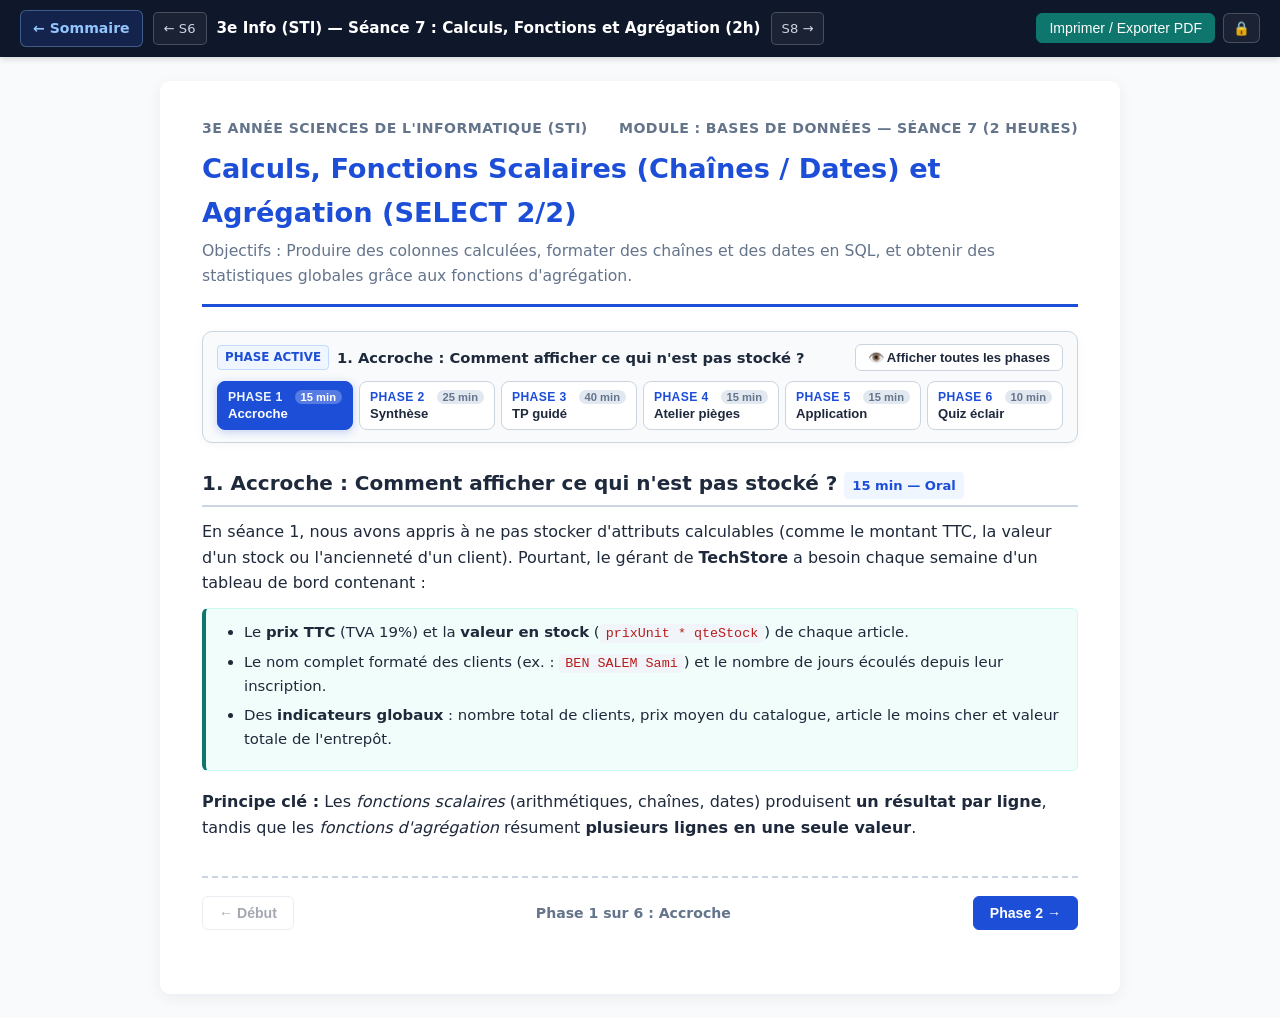
<file: seance07.html>
<!DOCTYPE html>
<html lang="fr">
<head>
  <meta charset="UTF-8">
  <meta name="viewport" content="width=device-width, initial-scale=1.0">
  <title>Séance 7 — Calculs, Fonctions Scalaires et Agrégation SQL (3e Info)</title>
  <link rel="stylesheet" href="assets/style.css">
</head>
<body>

  <!-- Barre d'outils enseignant -->
  <div class="toolbar">
    <div class="toolbar-left">
        <a class="btn-back" href="index.html">← Sommaire</a>
        <a class="btn-nav" href="seance06.html">← S6</a>
        <div class="toolbar-title">3e Info (STI) — Séance 7 : Calculs, Fonctions et Agrégation (2h)</div>
        <a class="btn-nav" href="seance08.html">S8 →</a>
      </div>
    <div class="toolbar-actions">
      <button id="btnPlan" class="btn" type="button">Afficher le découpage horaire</button>
      <button id="btnSolutions" class="btn" type="button">Afficher les corrigés</button>
      <button id="btnPrint" class="btn btn-print" type="button">Imprimer / Exporter PDF</button>
    </div>
  </div>

  <main class="container">

    <!-- En-tête -->
    <header class="sheet-header">
      <div class="meta-row">
        <span>3e Année Sciences de l'Informatique (STI)</span>
        <span>Module : Bases de Données — Séance 7 (2 heures)</span>
      </div>
      <h1>Calculs, Fonctions Scalaires (Chaînes / Dates) et Agrégation (SELECT 2/2)</h1>
      <p class="subtitle">Objectifs : Produire des colonnes calculées, formater des chaînes et des dates en SQL, et obtenir des statistiques globales grâce aux fonctions d'agrégation.</p>
    </header>

    <!-- Découpage horaire (visible si activé) -->
    <section class="teacher-plan">
      <h3 style="margin-top:0;">Scénario pédagogique calibré (120 minutes)</h3>
      <table>
        <thead>
          <tr>
            <th>Horaire</th>
            <th>Durée</th>
            <th>Phase</th>
            <th>Objectif</th>
          </tr>
        </thead>
        <tbody>
          <tr>
            <td>0h00 – 0h15</td>
            <td>15 min</td>
            <td><strong>1. Accroche (Données dérivées)</strong></td>
            <td>Rappeler la règle de la séance 1 (ne pas stocker les données calculables) et montrer comment SQL les calcule à la volée.</td>
          </tr>
          <tr>
            <td>0h15 – 0h40</td>
            <td>25 min</td>
            <td><strong>2. Synthèse de cours</strong></td>
            <td>Présenter les 4 familles : arithmétique (<code>ROUND</code>), chaînes (<code>CONCAT</code>, <code>UPPER</code>, <code>LENGTH</code>, <code>SUBSTRING</code>), dates (<code>YEAR</code>, <code>MONTH</code>, <code>CURDATE</code>, <code>DATEDIFF</code>) et agrégation (<code>COUNT</code>, <code>SUM</code>, <code>AVG</code>, <code>MIN</code>, <code>MAX</code>).</td>
          </tr>
          <tr>
            <td>0h40 – 1h20</td>
            <td>40 min</td>
            <td><strong>3. TP guidé (12 requêtes)</strong></td>
            <td>Exécuter 12 requêtes graduelles de calcul et de reporting sur <code>boutique_info</code> dans phpMyAdmin.</td>
          </tr>
          <tr>
            <td>1h20 – 1h35</td>
            <td>15 min</td>
            <td><strong>4. Chasse aux pièges</strong></td>
            <td>Analyser 3 pièges classiques : <code>COUNT(*)</code> vs <code>COUNT(col)</code>, ordre des arguments dans <code>DATEDIFF</code>, et agrégation interdite dans <code>WHERE</code>.</td>
          </tr>
          <tr>
            <td>1h35 – 1h50</td>
            <td>15 min</td>
            <td><strong>5. Exercice autonome</strong></td>
            <td>Rédiger 4 requêtes de synthèse sur feuille à partir de <code>Client</code>, <code>Produit</code> et <code>LigneCommande</code>.</td>
          </tr>
          <tr>
            <td>1h50 – 2h00</td>
            <td>10 min</td>
            <td><strong>6. Quiz éclair</strong></td>
            <td>Valider les comportements face à <code>NULL</code>, l'indexation SQL (base 1) et les fonctions d'agrégation.</td>
          </tr>
        </tbody>
      </table>
    </section>

    <!-- PHASE 1 -->
    <section class="phase">
      <h2>
        <span>1. Accroche : Comment afficher ce qui n'est pas stocké ?</span>
        <span class="badge-time">15 min — Oral</span>
      </h2>
      <p>
        En séance 1, nous avons appris à ne pas stocker d'attributs calculables (comme le montant TTC, la valeur d'un stock ou l'ancienneté d'un client). Pourtant, le gérant de <strong>TechStore</strong> a besoin chaque semaine d'un tableau de bord contenant :
      </p>
      <div class="context-box">
        <ul style="margin:0; padding-left:20px;">
          <li>Le <strong>prix TTC</strong> (TVA 19%) et la <strong>valeur en stock</strong> (<code>prixUnit * qteStock</code>) de chaque article.</li>
          <li>Le nom complet formaté des clients (ex. : <code>BEN SALEM Sami</code>) et le nombre de jours écoulés depuis leur inscription.</li>
          <li>Des <strong>indicateurs globaux</strong> : nombre total de clients, prix moyen du catalogue, article le moins cher et valeur totale de l'entrepôt.</li>
        </ul>
      </div>
      <p><strong>Principe clé :</strong> Les <em>fonctions scalaires</em> (arithmétiques, chaînes, dates) produisent <strong>un résultat par ligne</strong>, tandis que les <em>fonctions d'agrégation</em> résument <strong>plusieurs lignes en une seule valeur</strong>.</p>
    <div class="solution">
        <span class="solution-label">Guide Enseignant — Distinction Scalaire vs Agrégation</span>
        <ul style="margin:0; padding-left:18px;">
          <li><strong>1. Calculs par ligne (Expressions scalaires) :</strong>
            <ul>
              <li><em>Prix TTC (19%) :</em> <code>ROUND(prixUnit * 1.19, 3) AS Prix_TTC</code></li>
              <li><em>Valeur du stock :</em> <code>(prixUnit * qteStock) AS Valeur_Stock</code></li>
              <li><em>Formatage du nom :</em> <code>CONCAT(UPPER(nom), ' ', prenom) AS Client</code></li>
              <li><em>Ancienneté en jours :</em> <code>DATEDIFF(CURRENT_DATE, dateInscr) AS Jours_Inscrit</code></li>
              <li><em>Règle :</em> Le nombre de lignes résultantes est exactement égal au nombre de lignes de la table de départ.</li>
            </ul>
          </li>
          <li><strong>2. Indicateurs globaux (Fonctions d'agrégation) :</strong>
            <ul>
              <li><code>COUNT(*)</code> (total clients/produits), <code>AVG(prixUnit)</code> (prix moyen), <code>MIN(prixUnit)</code> / <code>MAX(prixUnit)</code>, <code>SUM(prixUnit * qteStock)</code> (valeur globale du stock).</li>
              <li><em>Règle :</em> Ces fonctions résument l'ensemble de la table en <strong>une seule ligne unique de synthèse</strong>.</li>
            </ul>
          </li>
          <li><strong>Piège classique à signaler :</strong> Il est strictement interdit d'écrire <code>SELECT designation, AVG(prixUnit) FROM Produit;</code> car on ne peut pas mélanger sur une même ligne une colonne détaillée et une agrégation globale sans clause <code>GROUP BY</code>.</li>
        </ul>
      </div>
    </section>

    <!-- PHASE 2 -->
    <section class="phase">
      <h2>
        <span>2. Synthèse : Les 4 familles d'expressions et fonctions SQL</span>
        <span class="badge-time">25 min — Trace écrite</span>
      </h2>

      <div class="course-box">
        <h3 style="margin-top:0;">A. Expressions arithmétiques et arrondi</h3>
        <p style="margin-top:0;">On peut combiner des colonnes numériques avec <code>+</code>, <code>-</code>, <code>*</code>, <code>/</code> directement dans <code>SELECT</code> ou <code>WHERE</code>, et arrondir avec <code>ROUND(valeur, nbDecimales)</code> :</p>
        <pre class="sql-block"><span class="kw">SELECT</span> designation, <span class="fn">ROUND</span>(prixUnit * 1.19, 3) <span class="kw">AS</span> Prix_TTC <span class="kw">FROM</span> Produit;</pre>

        <h3>B. Fonctions sur les chaînes de caractères</h3>
        <table>
          <thead>
            <tr>
              <th>Fonction</th>
              <th>Rôle</th>
              <th>Exemple et résultat</th>
            </tr>
          </thead>
          <tbody>
            <tr>
              <td><code>CONCAT(ch1, ch2, ...)</code></td>
              <td>Assemble plusieurs chaînes en une seule.</td>
              <td><code>CONCAT(prenom, ' ', nom)</code> → <code>'Sami Ben Salem'</code></td>
            </tr>
            <tr>
              <td><code>UPPER(ch)</code> / <code>LOWER(ch)</code></td>
              <td>Convertit en MAJUSCULES ou en minuscules.</td>
              <td><code>UPPER('Sousse')</code> → <code>'SOUSSE'</code></td>
            </tr>
            <tr>
              <td><code>LENGTH(ch)</code> / <code>CHAR_LENGTH(ch)</code></td>
              <td>Longueur en octets (<code>LENGTH</code>) ou en caractères (<code>CHAR_LENGTH</code>).</td>
              <td><code>CHAR_LENGTH('Sami')</code> → <code>4</code></td>
            </tr>
            <tr>
              <td><code>SUBSTRING(ch, pos, nb)</code></td>
              <td>Extrait <em>nb</em> caractères à partir de la position <em>pos</em>. <strong>Attention : en SQL, les indices commencent à 1 !</strong></td>
              <td><code>SUBSTRING('Sousse', 1, 3)</code> → <code>'Sou'</code></td>
            </tr>
          </tbody>
        </table>

        <h3>C. Fonctions sur les dates</h3>
        <table>
          <thead>
            <tr>
              <th>Fonction</th>
              <th>Rôle</th>
              <th>Exemple</th>
            </tr>
          </thead>
          <tbody>
            <tr>
              <td><code>YEAR(d)</code>, <code>MONTH(d)</code>, <code>DAY(d)</code></td>
              <td>Extrait l'année, le mois (1–12) ou le jour (1–31) d'une date.</td>
              <td><code>YEAR('2026-02-14')</code> → <code>2026</code> ; <code>MONTH(...)</code> → <code>2</code></td>
            </tr>
            <tr>
              <td><code>CURDATE()</code></td>
              <td>Renvoie la date du jour du serveur (<code>AAAA-MM-JJ</code>).</td>
              <td><code>CURDATE()</code> → <code>'2026-11-21'</code></td>
            </tr>
            <tr>
              <td><code>DATEDIFF(d1, d2)</code></td>
              <td>Calcule le nombre de jours entre deux dates : <strong><code>d1 - d2</code></strong> (mettre la date la plus récente en premier).</td>
              <td><code>DATEDIFF(CURDATE(), dateInscr)</code></td>
            </tr>
          </tbody>
        </table>

        <h3>D. Fonctions d'agrégation (Statistiques globales)</h3>
<div class="diagram-wrap">
  <svg viewBox="0 0 760 155" width="100%" height="155" xmlns="http://www.w3.org/2000/svg" role="img" aria-label="Différence entre Fonctions Scalaires et Fonctions d'Agrégation">
    <!-- Panneau Gauche : Fonctions Scalaires -->
    <rect x="15" y="10" width="350" height="135" rx="8" fill="#eff6ff" stroke="#1d4ed8" stroke-width="1.5"/>
    <text x="190" y="28" text-anchor="middle" font-size="11" font-weight="700" fill="#1d4ed8">1. FONCTIONS SCALAIRES (Ligne par ligne)</text>
    <text x="190" y="43" text-anchor="middle" font-size="8" fill="#475569">Exemples : UPPER(), ROUND(), DATEDIFF(), YEAR()</text>

    <!-- N entrées -> N sorties -->
    <g transform="translate(35, 52)">
      <rect x="0" y="0" width="85" height="18" rx="3" fill="#ffffff" stroke="#93c5fd"/>
      <text x="42" y="13" text-anchor="middle" font-size="8" fill="#1e293b">'ben ali'</text>
      <line x1="88" y1="9" x2="155" y2="9" stroke="#1d4ed8" stroke-width="1.5"/>
      <polygon points="158,9 152,6 152,12" fill="#1d4ed8"/>
      <rect x="160" y="0" width="85" height="18" rx="3" fill="#dbeafe" stroke="#3b82f6"/>
      <text x="202" y="13" text-anchor="middle" font-size="8" font-weight="700" fill="#1d4ed8">'BEN ALI'</text>

      <rect x="0" y="24" width="85" height="18" rx="3" fill="#ffffff" stroke="#93c5fd"/>
      <text x="42" y="37" text-anchor="middle" font-size="8" fill="#1e293b">'trabelsi'</text>
      <line x1="88" y1="33" x2="155" y2="33" stroke="#1d4ed8" stroke-width="1.5"/>
      <polygon points="158,33 152,30 152,36" fill="#1d4ed8"/>
      <rect x="160" y="24" width="85" height="18" rx="3" fill="#dbeafe" stroke="#3b82f6"/>
      <text x="202" y="37" text-anchor="middle" font-size="8" font-weight="700" fill="#1d4ed8">'TRABELSI'</text>

      <rect x="0" y="48" width="85" height="18" rx="3" fill="#ffffff" stroke="#93c5fd"/>
      <text x="42" y="61" text-anchor="middle" font-size="8" fill="#1e293b">'gharbi'</text>
      <line x1="88" y1="57" x2="155" y2="57" stroke="#1d4ed8" stroke-width="1.5"/>
      <polygon points="158,57 152,54 152,60" fill="#1d4ed8"/>
      <rect x="160" y="48" width="85" height="18" rx="3" fill="#dbeafe" stroke="#3b82f6"/>
      <text x="202" y="61" text-anchor="middle" font-size="8" font-weight="700" fill="#1d4ed8">'GHARBI'</text>
    </g>
    <text x="190" y="133" text-anchor="middle" font-size="8.5" font-weight="600" fill="#1e40af">Résultat : N valeurs en entrée ➔ N valeurs transformées en sortie</text>

    <!-- Panneau Droit : Fonctions d'Agrégation -->
    <rect x="395" y="10" width="350" height="135" rx="8" fill="#f0fdf4" stroke="#15803d" stroke-width="1.5"/>
    <text x="570" y="28" text-anchor="middle" font-size="11" font-weight="700" fill="#15803d">2. FONCTIONS D'AGRÉGATION (Synthèse)</text>
    <text x="570" y="43" text-anchor="middle" font-size="8" fill="#475569">Exemples : COUNT(), SUM(), AVG(), MIN(), MAX()</text>

    <!-- N entrées -> 1 sortie -->
    <g transform="translate(420, 52)">
      <rect x="0" y="0" width="70" height="66" rx="4" fill="#ffffff" stroke="#86efac"/>
      <text x="35" y="18" text-anchor="middle" font-size="8.5" fill="#1e293b">150.00 DT</text>
      <text x="35" y="38" text-anchor="middle" font-size="8.5" fill="#1e293b">220.00 DT</text>
      <text x="35" y="58" text-anchor="middle" font-size="8.5" fill="#1e293b">80.00 DT</text>

      <path d="M 75 14 L 140 33" stroke="#15803d" stroke-width="1.5"/>
      <path d="M 75 33 L 140 33" stroke="#15803d" stroke-width="1.5"/>
      <path d="M 75 52 L 140 33" stroke="#15803d" stroke-width="1.5"/>
      <polygon points="144,33 138,29 138,37" fill="#15803d"/>

      <rect x="146" y="12" width="130" height="42" rx="5" fill="#dcfce7" stroke="#16a34a" stroke-width="1.5"/>
      <text x="211" y="28" text-anchor="middle" font-size="8.5" font-weight="700" fill="#15803d">SUM(prixTotal)</text>
      <text x="211" y="44" text-anchor="middle" font-size="10.5" font-weight="700" fill="#166534">450.00 DT</text>
    </g>
    <text x="570" y="133" text-anchor="middle" font-size="8.5" font-weight="600" fill="#166534">Résultat : N lignes condensées en 1 SEULE valeur de synthèse</text>
  </svg>
  <div class="diagram-caption">Figure 7.1 — Différence fondamentale : transformation individuelle (scalaire) versus calcul global (agrégation).</div>
</div>

        <table>
          <thead>
            <tr>
              <th>Fonction</th>
              <th>Rôle</th>
              <th>Comportement face à <code>NULL</code></th>
            </tr>
          </thead>
          <tbody>
            <tr>
              <td><code>COUNT(*)</code></td>
              <td>Compte le nombre total de lignes.</td>
              <td>Compte <strong>toutes</strong> les lignes (même si des champs sont <code>NULL</code>).</td>
            </tr>
            <tr>
              <td><code>COUNT(col)</code></td>
              <td>Compte les lignes où <code>col</code> est renseignée.</td>
              <td><strong>Ignore</strong> les valeurs <code>NULL</code>.</td>
            </tr>
            <tr>
              <td><code>COUNT(DISTINCT col)</code></td>
              <td>Compte le nombre de valeurs différentes.</td>
              <td>Ignore <code>NULL</code> et les doublons.</td>
            </tr>
            <tr>
              <td><code>SUM(col)</code> / <code>AVG(col)</code></td>
              <td>Somme / Moyenne d'une colonne numérique.</td>
              <td>Ignore <code>NULL</code>.</td>
            </tr>
            <tr>
              <td><code>MIN(col)</code> / <code>MAX(col)</code></td>
              <td>Valeur minimale / maximale (nombres, dates ou textes).</td>
              <td>Ignore <code>NULL</code>.</td>
            </tr>
          </tbody>
        </table>
      </div>
    </section>

    <!-- PHASE 3 -->
    <section class="phase page-break">
      <h2>
        <span>3. TP guidé : 12 requêtes de calcul et de reporting sur « boutique_info »</span>
        <span class="badge-time">40 min — Sur machine</span>
      </h2>

      <div class="schema-list">
        <strong>Client</strong> (<span class="pk"><u>idClt</u></span>, nom, prenom, ville, tel, dateInscr, email)<br>
        <strong>Produit</strong> (<span class="pk"><u>refProd</u></span>, designation, categorie, prixUnit, qteStock)<br>
        <strong>Commande</strong> (<span class="pk"><u>numCmd</u></span>, dateCmd, <span class="fk">idClt#</span>) &nbsp;|&nbsp;
        <strong>LigneCommande</strong> (<span class="pk"><u>numCmd#</u></span>, <span class="pk"><u>refProd#</u></span>, qteCmd)
      </div>

      <p>Dans phpMyAdmin (base <code>boutique_info</code>), écrivez et exécutez les <strong>12 requêtes</strong> suivantes :</p>

      <ol class="questions">
        <li><strong>Calcul de TVA :</strong> Afficher la désignation, le prix HT (<code>prixUnit</code>) et le prix TTC arrondi à 3 décimales (TVA = 19%, alias <code>Prix_TTC</code>) de tous les produits.</li>
        <li><strong>Valeur par article :</strong> Afficher la référence, la désignation et la valeur du stock (<code>prixUnit * qteStock</code>, alias <code>Valeur_Stock</code>) pour les produits disponibles (<code>qteStock &gt; 0</code>), triés par valeur décroissante.</li>
        <li><strong>Chaînes (<code>CONCAT</code> + <code>UPPER</code>) :</strong> Afficher l'identifiant et le nom complet de chaque client sous la forme <code>BEN SALEM Sami</code> (nom en majuscules, espace, prénom), sous l'alias <code>Nom_Complet</code>.</li>
        <li><strong>Chaînes (<code>SUBSTRING</code> + <code>UPPER</code>) :</strong> Générer un code court pour chaque client composé des <strong>3 premières lettres de sa ville en majuscules</strong> suivies d'un tiret et de son <code>idClt</code> (ex. : <code>SOU-1</code>), sous l'alias <code>Code_Client</code>.</li>
        <li><strong>Chaînes (<code>LENGTH</code>) :</strong> Afficher les produits dont la désignation dépasse <code>25</code> caractères (afficher aussi la longueur sous l'alias <code>Nb_Car</code>).</li>
        <li><strong>Dates (<code>YEAR</code>) :</strong> Afficher le nom, le prénom et la date d'inscription des clients inscrits durant l'année <code>2025</code>.</li>
        <li><strong>Dates (<code>MONTH</code>) :</strong> Afficher toutes les commandes passées au mois de <strong>février 2026</strong>.</li>
        <li><strong>Dates (<code>CURDATE</code> + <code>DATEDIFF</code>) :</strong> Afficher le nom, le prénom, la date d'inscription et le nombre de jours d'ancienneté (alias <code>Anciennete_Jours</code>) de chaque client à la date d'aujourd'hui.</li>
        <li><strong>Agrégation (<code>COUNT</code>) :</strong> Afficher en une seule requête : le nombre total de clients (<code>Nb_Clients</code>), le nombre de clients ayant un téléphone (<code>Nb_Avec_Tel</code>) et le nombre de villes différentes (<code>Nb_Villes</code>).</li>
        <li><strong>Agrégation (<code>MIN</code>, <code>MAX</code>, <code>AVG</code>) :</strong> Afficher le prix minimum, le prix maximum et le prix moyen (arrondi à 3 décimales) des produits du catalogue.</li>
        <li><strong>Agrégation (<code>SUM</code>) :</strong> Afficher le nombre total d'articles en entrepôt (<code>Total_Unites</code>) et la valeur financière totale du stock de la boutique (<code>Valeur_Totale_DT</code>).</li>
        <li><strong>Agrégation filtrée (<code>WHERE</code> + <code>SUM</code>) :</strong> Afficher le nombre total de produits commandés (somme de <code>qteCmd</code> dans <code>LigneCommande</code>) pour la référence <code>'P03'</code>.</li>
      </ol>

      <div class="solution">
        <span class="solution-label">Corrigé — Les 12 requêtes (Calculs, Fonctions et Agrégation)</span>
        <pre class="sql-block"><span class="cm">-- 1. Prix HT et Prix TTC (TVA 19%)</span>
<span class="kw">SELECT</span> designation, prixUnit, <span class="fn">ROUND</span>(prixUnit * 1.19, 3) <span class="kw">AS</span> Prix_TTC
<span class="kw">FROM</span> Produit;

<span class="cm">-- 2. Valeur du stock par article disponible</span>
<span class="kw">SELECT</span> refProd, designation, (prixUnit * qteStock) <span class="kw">AS</span> Valeur_Stock
<span class="kw">FROM</span> Produit
<span class="kw">WHERE</span> qteStock &gt; 0
<span class="kw">ORDER BY</span> Valeur_Stock <span class="kw">DESC</span>;

<span class="cm">-- 3. Nom complet formaté (NOM Prénom)</span>
<span class="kw">SELECT</span> idClt, <span class="fn">CONCAT</span>(<span class="fn">UPPER</span>(nom), <span class="str">' '</span>, prenom) <span class="kw">AS</span> Nom_Complet
<span class="kw">FROM</span> Client;

<span class="cm">-- 4. Code client (3 premières lettres de la ville + idClt)</span>
<span class="kw">SELECT</span> idClt, <span class="fn">CONCAT</span>(<span class="fn">UPPER</span>(<span class="fn">SUBSTRING</span>(ville, 1, 3)), <span class="str">'-'</span>, idClt) <span class="kw">AS</span> Code_Client
<span class="kw">FROM</span> Client;

<span class="cm">-- 5. Désignations dépassant 25 caractères</span>
<span class="kw">SELECT</span> refProd, designation, <span class="fn">CHAR_LENGTH</span>(designation) <span class="kw">AS</span> Nb_Car
<span class="kw">FROM</span> Produit
<span class="kw">WHERE</span> <span class="fn">CHAR_LENGTH</span>(designation) &gt; 25;

<span class="cm">-- 6. Clients inscrits en 2025 (3 lignes : Sami, Ines, Mehdi)</span>
<span class="kw">SELECT</span> nom, prenom, dateInscr
<span class="kw">FROM</span> Client
<span class="kw">WHERE</span> <span class="fn">YEAR</span>(dateInscr) = 2025;

<span class="cm">-- 7. Commandes de février 2026 (2 lignes : numCmd 2 et 3)</span>
<span class="kw">SELECT</span> *
<span class="kw">FROM</span> Commande
<span class="kw">WHERE</span> <span class="fn">YEAR</span>(dateCmd) = 2026 <span class="kw">AND</span> <span class="fn">MONTH</span>(dateCmd) = 2;

<span class="cm">-- 8. Ancienneté des clients en jours</span>
<span class="kw">SELECT</span> nom, prenom, dateInscr, <span class="fn">DATEDIFF</span>(<span class="fn">CURDATE</span>(), dateInscr) <span class="kw">AS</span> Anciennete_Jours
<span class="kw">FROM</span> Client;

<span class="cm">-- 9. Comptages sur Client (6 clients | 5 avec tél | 4 villes distinctes)</span>
<span class="kw">SELECT</span> <span class="fn">COUNT</span>(*) <span class="kw">AS</span> Nb_Clients,
       <span class="fn">COUNT</span>(tel) <span class="kw">AS</span> Nb_Avec_Tel,
       <span class="fn">COUNT</span>(<span class="kw">DISTINCT</span> ville) <span class="kw">AS</span> Nb_Villes
<span class="kw">FROM</span> Client;

<span class="cm">-- 10. Statistiques de prix (MIN=38.000 | MAX=2450.000 | AVG=727.313)</span>
<span class="kw">SELECT</span> <span class="fn">MIN</span>(prixUnit) <span class="kw">AS</span> Prix_Min,
       <span class="fn">MAX</span>(prixUnit) <span class="kw">AS</span> Prix_Max,
       <span class="fn">ROUND</span>(<span class="fn">AVG</span>(prixUnit), 3) <span class="kw">AS</span> Prix_Moyen
<span class="kw">FROM</span> Produit;

<span class="cm">-- 11. Stock global (96 unités | 44432.500 DT)</span>
<span class="kw">SELECT</span> <span class="fn">SUM</span>(qteStock) <span class="kw">AS</span> Total_Unites,
       <span class="fn">SUM</span>(prixUnit * qteStock) <span class="kw">AS</span> Valeur_Totale_DT
<span class="kw">FROM</span> Produit;

<span class="cm">-- 12. Quantité totale commandée pour P03 (2 + 3 + 1 = 6)</span>
<span class="kw">SELECT</span> <span class="fn">SUM</span>(qteCmd) <span class="kw">AS</span> Qte_Totale_P03
<span class="kw">FROM</span> LigneCommande
<span class="kw">WHERE</span> refProd = <span class="str">'P03'</span>;</pre>
      </div>
    </section>

    <!-- PHASE 4 -->
    <section class="phase page-break">
      <h2>
        <span>4. Atelier « Chasse aux pièges »</span>
        <span class="badge-time">15 min</span>
      </h2>

      <div class="trap-card">
        <h3>Piège 1 — Différence entre COUNT(*) et COUNT(tel)</h3>
        <p>Sur la table <code>Client</code>, <code>SELECT COUNT(*) FROM Client;</code> renvoie <strong>6</strong>, alors que <code>SELECT COUNT(tel) FROM Client;</code> renvoie <strong>5</strong>. Pourquoi ces deux comptages donnent-ils un résultat différent ?</p>
        <div class="answer-lines"><div class="answer-line"></div></div>
        <div class="solution">
          <span class="solution-label">Corrigé — Piège 1</span>
          La cliente <code>Aya Mansouri</code> a <code>tel = NULL</code>. <code>COUNT(*)</code> compte toutes les lignes de la table, tandis que <code>COUNT(colonne)</code> ignore les lignes où cette colonne vaut <code>NULL</code>.
        </div>
      </div>

      <div class="trap-card">
        <h3>Piège 2 — Résultat négatif avec DATEDIFF</h3>
        <pre class="sql-block"><span class="kw">SELECT</span> nom, <span class="fn">DATEDIFF</span>(dateInscr, <span class="fn">CURDATE</span>()) <span class="kw">AS</span> Anciennete <span class="kw">FROM</span> Client;</pre>
        <p><strong>Question :</strong> Pourquoi cette requête affiche-t-elle des nombres négatifs (ex. <code>-435</code>) ? Comment corriger ?</p>
        <div class="answer-lines"><div class="answer-line"></div></div>
        <div class="solution">
          <span class="solution-label">Corrigé — Piège 2</span>
          <code>DATEDIFF(d1, d2)</code> calcule toujours <code>d1 - d2</code>. Si la date ancienne est placée en premier, le résultat est négatif. Il faut inverser : <code>DATEDIFF(CURDATE(), dateInscr)</code>.
        </div>
      </div>

      <div class="trap-card">
        <h3>Piège 3 — Fonction d'agrégation dans WHERE</h3>
        <pre class="sql-block"><span class="cm">-- L'élève veut afficher le produit le plus cher</span>
<span class="kw">SELECT</span> designation, prixUnit
<span class="kw">FROM</span> Produit
<span class="kw">WHERE</span> prixUnit = <span class="fn">MAX</span>(prixUnit);</pre>
        <p><strong>Question :</strong> MariaDB rejette cette requête avec l'erreur <code>Invalid use of group function</code>. Pourquoi est-ce interdit dans <code>WHERE</code>, et comment obtenir le produit le plus cher avec ce que nous connaissons déjà ?</p>
        <div class="answer-lines"><div class="answer-line"></div></div>
        <div class="solution">
          <span class="solution-label">Corrigé — Piège 3</span>
          La clause <code>WHERE</code> filtre ligne par ligne <em>avant</em> le calcul des agrégations : elle ne peut donc jamais contenir <code>MAX</code>, <code>MIN</code>, <code>AVG</code>, <code>SUM</code> ou <code>COUNT</code>.<br>
          <strong>Solution simple (Séance 6) :</strong> <code>SELECT designation, prixUnit FROM Produit ORDER BY prixUnit DESC LIMIT 1;</code><br>
          <strong>Avec sous-requête &amp; agrégation :</strong> <code>WHERE prixUnit = (SELECT MAX(prixUnit) FROM Produit);</code><br>
          <strong>Avec l'opérateur ALL :</strong> <code>WHERE prixUnit &gt;= ALL (SELECT prixUnit FROM Produit);</code> <em>(supérieur ou égal à toutes les valeurs)</em>.<br>
          <em>Rappel ANY :</em> à l'opposé, <code>WHERE prixUnit &gt; ANY (SELECT ...)</code> signifie « supérieur à au moins un prix » (donc supérieur au prix minimum <code>&gt; MIN(...)</code>).
        </div>
      </div>
    </section>

    <!-- PHASE 5 -->
    <section class="phase">
      <h2>
        <span>5. Application en autonomie : Reporting express</span>
        <span class="badge-time">15 min</span>
      </h2>

      <p>Écrivez sur feuille les <strong>4 requêtes SQL</strong> répondant aux demandes suivantes du gérant de TechStore :</p>
      <ol class="questions">
        <li>Afficher le prix moyen (arrondi à 2 décimales) uniquement pour les produits de la catégorie <code>'Ordinateur'</code>.</li>
        <li>Afficher la date de la première commande (alias <code>Premiere_Cmd</code>) et la date de la dernière commande (alias <code>Derniere_Cmd</code>) enregistrées dans <code>Commande</code>.</li>
        <li>Afficher les clients dont le nom de famille contient au moins <code>8</code> caractères, en affichant leur nom en majuscules et la longueur de leur nom.</li>
        <li>Afficher le nombre de commandes passées par le client n°<code>1</code> durant le premier trimestre (mois 1, 2 ou 3) de l'année <code>2026</code>.</li>
      </ol>

      <div class="answer-lines">
        <div class="answer-line"></div>
        <div class="answer-line"></div>
        <div class="answer-line"></div>
        <div class="answer-line"></div>
      </div>

      <div class="solution">
        <span class="solution-label">Corrigé — Requêtes en autonomie</span>
        <pre class="sql-block"><span class="cm">-- 1. Prix moyen des ordinateurs (2170.00)</span>
<span class="kw">SELECT</span> <span class="fn">ROUND</span>(<span class="fn">AVG</span>(prixUnit), 2) <span class="kw">AS</span> Prix_Moyen_PC
<span class="kw">FROM</span> Produit
<span class="kw">WHERE</span> categorie = <span class="str">'Ordinateur'</span>;

<span class="cm">-- 2. Première et dernière date de commande</span>
<span class="kw">SELECT</span> <span class="fn">MIN</span>(dateCmd) <span class="kw">AS</span> Premiere_Cmd,
       <span class="fn">MAX</span>(dateCmd) <span class="kw">AS</span> Derniere_Cmd
<span class="kw">FROM</span> Commande;

<span class="cm">-- 3. Clients dont le nom comporte au moins 8 caractères</span>
<span class="kw">SELECT</span> <span class="fn">UPPER</span>(nom) <span class="kw">AS</span> Nom_Maj, <span class="fn">CHAR_LENGTH</span>(nom) <span class="kw">AS</span> Longueur
<span class="kw">FROM</span> Client
<span class="kw">WHERE</span> <span class="fn">CHAR_LENGTH</span>(nom) &gt;= 8;

<span class="cm">-- 4. Nombre de commandes du client 1 au T1 2026 (2 commandes : n°1 et n°3)</span>
<span class="kw">SELECT</span> <span class="fn">COUNT</span>(*) <span class="kw">AS</span> Nb_Cmd_T1
<span class="kw">FROM</span> Commande
<span class="kw">WHERE</span> idClt = 1
  <span class="kw">AND</span> <span class="fn">YEAR</span>(dateCmd) = 2026
  <span class="kw">AND</span> <span class="fn">MONTH</span>(dateCmd) <span class="kw">IN</span> (1, 2, 3);</pre>
      </div>
    </section>

    <!-- PHASE 6 -->
    <section class="phase">
      <h2>
        <span>6. Quiz éclair de clôture</span>
        <span class="badge-time">10 min</span>
      </h2>

      <div class="quiz-item">
        <strong>1. Indexation SQL :</strong> Que renvoie l'expression <code>SUBSTRING('TechStore', 5, 5)</code> ?
        <div class="quiz-answer">Réponse : 'Store' — En SQL, les positions commencent à 1 (le 5e caractère est 'S', puis on prend 5 caractères).</div>
      </div>

      <div class="quiz-item">
        <strong>2. Agrégation et NULL :</strong> Si une table contient 4 notes : <code>10</code>, <code>14</code>, <code>18</code> et <code>NULL</code>, que renvoie <code>AVG(note)</code> : <code>10.5</code> ou <code>14</code> ?
        <div class="quiz-answer">Réponse : 14 — AVG ignore la valeur NULL et divise la somme (42) par 3, pas par 4.</div>
      </div>

      <div class="quiz-item">
        <strong>3. Comparaison de dates :</strong> Quelle fonction d'agrégation permet de trouver la date d'inscription la plus <strong>récente</strong> dans la table <code>Client</code> ?
        <div class="quiz-answer">Réponse : MAX(dateInscr).</div>
      </div>

      <div class="quiz-item">
        <strong>4. Syntaxe :</strong> Peut-on utiliser un alias défini dans <code>SELECT</code> (ex. <code>Prix_TTC</code>) dans la clause <code>ORDER BY</code> ? Et dans la clause <code>WHERE</code> ?
        <div class="quiz-answer">Réponse : Oui dans ORDER BY (exécuté après SELECT), mais Non dans WHERE (exécuté avant SELECT : il faut répéter le calcul dans WHERE).</div>
      </div>

      <div class="quiz-item">
        <strong>5. Transition vers la séance 8 :</strong> Aujourd'hui, <code>SELECT COUNT(*) FROM Produit;</code> nous donne le nombre total de produits. Que nous manque-t-il pour afficher le nombre de produits <em>par catégorie</em> en une seule requête ?
        <div class="quiz-answer">Réponse : La clause GROUP BY (objet de la séance 8 !).</div>
      </div>
    </section>

  </main>

  <script src="assets/script.js"></script>
</body>
</html>
</file>
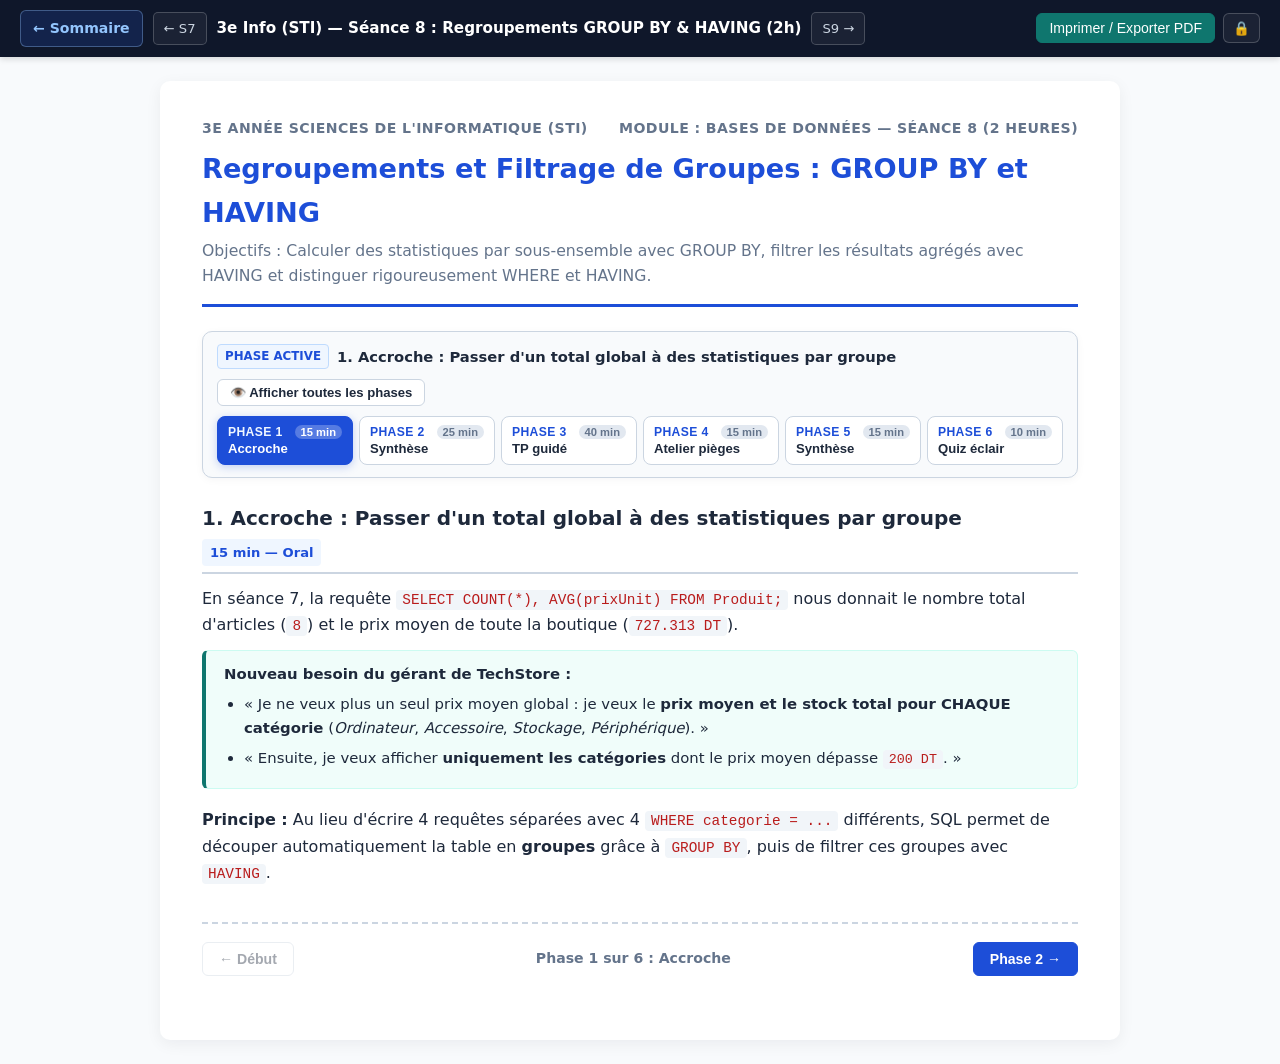
<file: seance08.html>
<!DOCTYPE html>
<html lang="fr">
<head>
  <meta charset="UTF-8">
  <meta name="viewport" content="width=device-width, initial-scale=1.0">
  <title>Séance 8 — Regroupements SQL : GROUP BY, HAVING et WHERE vs HAVING (3e Info)</title>
  <link rel="stylesheet" href="assets/style.css">
</head>
<body>

  <!-- Barre d'outils enseignant -->
  <div class="toolbar">
    <div class="toolbar-left">
        <a class="btn-back" href="index.html">← Sommaire</a>
        <a class="btn-nav" href="seance07.html">← S7</a>
        <div class="toolbar-title">3e Info (STI) — Séance 8 : Regroupements GROUP BY & HAVING (2h)</div>
        <a class="btn-nav" href="seance09.html">S9 →</a>
      </div>
    <div class="toolbar-actions">
      <button id="btnPlan" class="btn" type="button">Afficher le découpage horaire</button>
      <button id="btnSolutions" class="btn" type="button">Afficher les corrigés</button>
      <button id="btnPrint" class="btn btn-print" type="button">Imprimer / Exporter PDF</button>
    </div>
  </div>

  <main class="container">

    <!-- En-tête -->
    <header class="sheet-header">
      <div class="meta-row">
        <span>3e Année Sciences de l'Informatique (STI)</span>
        <span>Module : Bases de Données — Séance 8 (2 heures)</span>
      </div>
      <h1>Regroupements et Filtrage de Groupes : GROUP BY et HAVING</h1>
      <p class="subtitle">Objectifs : Calculer des statistiques par sous-ensemble avec GROUP BY, filtrer les résultats agrégés avec HAVING et distinguer rigoureusement WHERE et HAVING.</p>
    </header>

    <!-- Découpage horaire (visible si activé) -->
    <section class="teacher-plan">
      <h3 style="margin-top:0;">Scénario pédagogique calibré (120 minutes)</h3>
      <table>
        <thead>
          <tr>
            <th>Horaire</th>
            <th>Durée</th>
            <th>Phase</th>
            <th>Objectif</th>
          </tr>
        </thead>
        <tbody>
          <tr>
            <td>0h00 – 0h15</td>
            <td>15 min</td>
            <td><strong>1. Accroche (Des statistiques globales aux groupes)</strong></td>
            <td>Montrer la limite de <code>COUNT(*)</code> global et illustrer le découpage d'une table en paquets par critère.</td>
          </tr>
          <tr>
            <td>0h15 – 0h40</td>
            <td>25 min</td>
            <td><strong>2. Synthèse de cours</strong></td>
            <td>Formaliser <code>GROUP BY</code>, <code>HAVING</code>, l'ordre complet des clauses, le pipeline d'exécution et le tableau comparatif <code>WHERE</code> vs <code>HAVING</code>.</td>
          </tr>
          <tr>
            <td>0h40 – 1h20</td>
            <td>40 min</td>
            <td><strong>3. TP guidé (10 requêtes)</strong></td>
            <td>Exécuter 10 requêtes graduelles sur <code>boutique_info</code> (du <code>GROUP BY</code> simple jusqu'à la combinaison <code>WHERE + GROUP BY + HAVING + ORDER BY</code>).</td>
          </tr>
          <tr>
            <td>1h20 – 1h35</td>
            <td>15 min</td>
            <td><strong>4. Chasse aux pièges</strong></td>
            <td>Corriger 3 erreurs classiques : agrégation dans <code>WHERE</code>, colonne orpheline hors <code>GROUP BY</code>, mauvais placement d'un filtre simple.</td>
          </tr>
          <tr>
            <td>1h35 – 1h50</td>
            <td>15 min</td>
            <td><strong>5. Exercice autonome</strong></td>
            <td>Rédiger 4 requêtes sur papier couvrant <code>Client</code>, <code>Produit</code> et <code>LigneCommande</code>.</td>
          </tr>
          <tr>
            <td>1h50 – 2h00</td>
            <td>10 min</td>
            <td><strong>6. Quiz éclair</strong></td>
            <td>Vérifier la maîtrise de <code>WHERE</code> vs <code>HAVING</code> et introduire le besoin des jointures (séance 9).</td>
          </tr>
        </tbody>
      </table>
    </section>

    <!-- PHASE 1 -->
    <section class="phase">
      <h2>
        <span>1. Accroche : Passer d'un total global à des statistiques par groupe</span>
        <span class="badge-time">15 min — Oral</span>
      </h2>
      <p>
        En séance 7, la requête <code>SELECT COUNT(*), AVG(prixUnit) FROM Produit;</code> nous donnait le nombre total d'articles (<code>8</code>) et le prix moyen de toute la boutique (<code>727.313 DT</code>).
      </p>
      <div class="context-box">
        <strong>Nouveau besoin du gérant de TechStore :</strong>
        <ul style="margin:6px 0 0; padding-left:20px;">
          <li>« Je ne veux plus un seul prix moyen global : je veux le <strong>prix moyen et le stock total pour CHAQUE catégorie</strong> (<em>Ordinateur</em>, <em>Accessoire</em>, <em>Stockage</em>, <em>Périphérique</em>). »</li>
          <li>« Ensuite, je veux afficher <strong>uniquement les catégories</strong> dont le prix moyen dépasse <code>200 DT</code>. »</li>
        </ul>
      </div>
      <p><strong>Principe :</strong> Au lieu d'écrire 4 requêtes séparées avec 4 <code>WHERE categorie = ...</code> différents, SQL permet de découper automatiquement la table en <strong>groupes</strong> grâce à <code>GROUP BY</code>, puis de filtrer ces groupes avec <code>HAVING</code>.</p>
    <div class="solution">
        <span class="solution-label">Guide Enseignant — Démarche de construction GROUP BY &amp; HAVING</span>
        <ul style="margin:0; padding-left:18px;">
          <li><strong>Étape 1 — Découpage par catégorie (<code>GROUP BY</code>) :</strong>
            <pre class="sql-block" style="margin:6px 0;"><span class="kw">SELECT</span> categorie, <span class="fn">COUNT</span>(*) <span class="kw">AS</span> Nb_Articles, <span class="fn">AVG</span>(prixUnit) <span class="kw">AS</span> Prix_Moyen
<span class="kw">FROM</span> Produit
<span class="kw">GROUP BY</span> categorie;</pre>
            <em>Effet :</em> SQL regroupe les 8 articles en 4 sous-ensembles (<em>Ordinateur</em>, <em>Accessoire</em>, <em>Stockage</em>, <em>Périphérique</em>) et calcule la moyenne au sein de chaque groupe.
          </li>
          <li><strong>Étape 2 — Pourquoi <code>WHERE AVG(prixUnit) &gt; 200</code> provoque une ERREUR ?</strong>
            Parce que le filtre <code>WHERE</code> s'exécute <strong>ligne par ligne avant</strong> que les groupes ne soient formés et calculés. Le SGBD ne connaît pas encore la moyenne !
          </li>
          <li><strong>Étape 3 — Règle d'or de distinction :</strong>
            <ul>
              <li><strong><code>WHERE</code></strong> filtre les <strong>lignes individuelles</strong> avant regroupement (ex. : <code>WHERE qteStock &gt; 0</code>).</li>
              <li><strong><code>HAVING</code></strong> filtre les <strong>groupes après agrégation</strong> (ex. : <code>HAVING AVG(prixUnit) &gt; 200</code>).</li>
            </ul>
          </li>
        </ul>
      </div>
    </section>

    <!-- PHASE 2 -->
    <section class="phase">
      <h2>
        <span>2. Synthèse : GROUP BY, HAVING et Distinction WHERE / HAVING</span>
        <span class="badge-time">25 min — Trace écrite</span>
      </h2>

      <div class="course-box">
        <h3 style="margin-top:0;">A. Ordre d'écriture complet d'une requête SELECT</h3>
        <pre class="sql-block"><span class="kw">SELECT</span> col_groupe, <span class="fn">FONCTION_AGREG</span>(col) <span class="kw">AS</span> alias
<span class="kw">FROM</span> NomTable
[<span class="kw">WHERE</span> condition_sur_les_lignes]
<span class="kw">GROUP BY</span> col_groupe
[<span class="kw">HAVING</span> condition_sur_les_groupes]
[<span class="kw">ORDER BY</span> ...]
[<span class="kw">LIMIT</span> ...];</pre>

        <h3>B. Pipeline d'exécution logique du SGBDR</h3>
        <div class="diagram-wrap">
          <svg viewBox="0 0 760 95" width="100%" height="95" xmlns="http://www.w3.org/2000/svg" role="img" aria-label="Ordre d'exécution logique FROM, WHERE, GROUP BY, HAVING, SELECT, ORDER BY">
            <rect x="8" y="20" width="95" height="46" rx="6" fill="#eff6ff" stroke="#1d4ed8" stroke-width="1.5"/>
            <text x="55" y="40" text-anchor="middle" font-size="11.5" font-weight="700" fill="#1d4ed8">1. FROM</text>
            <text x="55" y="56" text-anchor="middle" font-size="9.5" fill="#475569">Table source</text>

            <line x1="103" y1="43" x2="128" y2="43" stroke="#64748b" stroke-width="1.8"/>
            <polygon points="128,43 121,39 121,47" fill="#64748b"/>

            <rect x="130" y="20" width="110" height="46" rx="6" fill="#fffbeb" stroke="#b45309" stroke-width="1.5"/>
            <text x="185" y="40" text-anchor="middle" font-size="11.5" font-weight="700" fill="#b45309">2. WHERE</text>
            <text x="185" y="56" text-anchor="middle" font-size="9.5" fill="#475569">Filtre les LIGNES</text>

            <line x1="240" y1="43" x2="265" y2="43" stroke="#64748b" stroke-width="1.8"/>
            <polygon points="265,43 258,39 258,47" fill="#64748b"/>

            <rect x="267" y="20" width="115" height="46" rx="6" fill="#f0fdfa" stroke="#0f766e" stroke-width="1.5"/>
            <text x="324" y="40" text-anchor="middle" font-size="11.5" font-weight="700" fill="#0f766e">3. GROUP BY</text>
            <text x="324" y="56" text-anchor="middle" font-size="9.5" fill="#475569">Forme les paquets</text>

            <line x1="382" y1="43" x2="407" y2="43" stroke="#64748b" stroke-width="1.8"/>
            <polygon points="407,43 400,39 400,47" fill="#64748b"/>

            <rect x="409" y="20" width="118" height="46" rx="6" fill="#f0fdf4" stroke="#15803d" stroke-width="1.5"/>
            <text x="468" y="40" text-anchor="middle" font-size="11.5" font-weight="700" fill="#15803d">4. HAVING</text>
            <text x="468" y="56" text-anchor="middle" font-size="9.5" fill="#475569">Filtre les GROUPES</text>

            <line x1="527" y1="43" x2="552" y2="43" stroke="#64748b" stroke-width="1.8"/>
            <polygon points="552,43 545,39 545,47" fill="#64748b"/>

            <rect x="554" y="20" width="90" height="46" rx="6" fill="#eff6ff" stroke="#1d4ed8" stroke-width="1.5"/>
            <text x="599" y="40" text-anchor="middle" font-size="11.5" font-weight="700" fill="#1d4ed8">5. SELECT</text>
            <text x="599" y="56" text-anchor="middle" font-size="9.5" fill="#475569">Affichage</text>

            <line x1="644" y1="43" x2="664" y2="43" stroke="#64748b" stroke-width="1.8"/>
            <polygon points="664,43 657,39 657,47" fill="#64748b"/>

            <rect x="666" y="20" width="88" height="46" rx="6" fill="#f1f5f9" stroke="#475569" stroke-width="1.5"/>
            <text x="710" y="40" text-anchor="middle" font-size="10.5" font-weight="700" fill="#1e293b">6. ORDER BY</text>
            <text x="710" y="56" text-anchor="middle" font-size="9.5" fill="#475569">Tri final</text>
          </svg>
        </div>

        <h3>C. Règle d'or du GROUP BY</h3>
        <p style="margin-top:0;">Dans la clause <code>SELECT</code>, toute colonne qui n'est <strong>pas</strong> à l'intérieur d'une fonction d'agrégation (<code>COUNT</code>, <code>SUM</code>, <code>AVG</code>, <code>MIN</code>, <code>MAX</code>) <strong>doit obligatoirement figurer dans la clause <code>GROUP BY</code></strong>.</p>

        <h3>D. Distinction stricte : WHERE vs HAVING</h3>
        <table>
          <thead>
            <tr>
              <th>Critère</th>
              <th>Clause <code>WHERE</code></th>
              <th>Clause <code>HAVING</code></th>
            </tr>
          </thead>
          <tbody>
            <tr>
              <td><strong>Moment d'exécution</strong></td>
              <td><strong>Avant</strong> le regroupement (<code>GROUP BY</code>).</td>
              <td><strong>Après</strong> le regroupement et le calcul des agrégations.</td>
            </tr>
            <tr>
              <td><strong>Élément filtré</strong></td>
              <td>Filtre les <strong>lignes individuelles</strong> de la table.</td>
              <td>Filtre les <strong>groupes entiers</strong>.</td>
            </tr>
            <tr>
              <td><strong>Fonctions d'agrégation</strong></td>
              <td><strong>Interdites</strong> (<code>WHERE COUNT(*) &gt; 2</code> → Erreur).</td>
              <td><strong>Autorisées</strong> (<code>HAVING COUNT(*) &gt;= 2</code>).</td>
            </tr>
            <tr>
              <td><strong>Exemple</strong></td>
              <td><code>WHERE qteStock &gt; 0</code> (élimine les produits en rupture avant de compter).</td>
              <td><code>HAVING AVG(prixUnit) &gt; 200</code> (garde uniquement les catégories chères).</td>
            </tr>
          </tbody>
        </table>
      </div>
    </section>

    <!-- PHASE 3 -->
    <section class="phase page-break">
      <h2>
        <span>3. TP guidé : 10 requêtes de regroupement sur « boutique_info »</span>
        <span class="badge-time">40 min — Sur machine</span>
      </h2>

      <div class="schema-list">
        <strong>Client</strong> (<span class="pk"><u>idClt</u></span>, nom, prenom, ville, tel, dateInscr, email)<br>
        <strong>Produit</strong> (<span class="pk"><u>refProd</u></span>, designation, categorie, prixUnit, qteStock)<br>
        <strong>Commande</strong> (<span class="pk"><u>numCmd</u></span>, dateCmd, <span class="fk">idClt#</span>) &nbsp;|&nbsp;
        <strong>LigneCommande</strong> (<span class="pk"><u>numCmd#</u></span>, <span class="pk"><u>refProd#</u></span>, qteCmd)
      </div>

      <p>Dans phpMyAdmin (base <code>boutique_info</code>), écrivez et testez les <strong>10 requêtes</strong> suivantes en vérifiant chaque résultat :</p>

      <ol class="questions">
        <li><strong>Clients par ville :</strong> Afficher pour chaque ville le nombre de clients qui y résident (alias <code>Nb_Clients</code>), trié par nombre décroissant.</li>
        <li><strong>Statistiques de prix par catégorie :</strong> Afficher pour chaque catégorie de <code>Produit</code> : le nombre d'articles, le prix minimum, le prix maximum et le prix moyen arrondi à 2 décimales.</li>
        <li><strong>Stock et valeur par catégorie :</strong> Afficher pour chaque catégorie le nombre total d'unités en stock (<code>Total_Stock</code>) et la valeur financière du stock (<code>SUM(prixUnit * qteStock)</code>, alias <code>Valeur_DT</code>), triés par valeur décroissante.</li>
        <li><strong>Commandes par client :</strong> À partir de la table <code>Commande</code>, afficher chaque <code>idClt</code> et son nombre de commandes (<code>Nb_Cmd</code>), trié du plus actif au moins actif.</li>
        <li><strong>Activité mensuelle :</strong> Afficher pour chaque mois de l'année <code>2026</code> (<code>MONTH(dateCmd)</code>) le nombre de commandes enregistrées, trié par mois croissant.</li>
        <li><strong>Filtrage de groupes (<code>HAVING</code> sur <code>Client</code>) :</strong> Afficher uniquement les villes qui comptent <strong>au moins 2 clients</strong> (avec leur effectif).</li>
        <li><strong>Filtrage de groupes (<code>HAVING</code> sur <code>Produit</code>) :</strong> Afficher les catégories dont le prix moyen dépasse strictement <code>200 DT</code>.</li>
        <li><strong>Produits les plus commandés (<code>HAVING</code> sur <code>LigneCommande</code>) :</strong> Afficher chaque référence produit (<code>refProd</code>) et la quantité totale commandée (<code>SUM(qteCmd)</code>), uniquement pour les produits dont la quantité totale commandée est supérieure ou égale à <code>3</code>.</li>
        <li><strong>Combinaison <code>WHERE</code> + <code>GROUP BY</code> + <code>HAVING</code> :</strong> En ne tenant compte <strong>que des produits disponibles en stock</strong> (<code>qteStock &gt; 0</code>), afficher les catégories qui disposent d'<strong>au moins 2 articles disponibles</strong>. <em>(Observez quelle catégorie disparaît et pourquoi !)</em></li>
        <li><strong>Double condition dans <code>HAVING</code> :</strong> À partir de <code>LigneCommande</code>, afficher les numéros de commande (<code>numCmd</code>), le nombre de produits distincts commandés et le total d'unités (<code>SUM(qteCmd)</code>), uniquement pour les commandes comptant <strong>au moins 2 articles</strong> et <strong>au moins 4 unités au total</strong>.</li>
      </ol>

      <div class="solution">
        <span class="solution-label">Corrigé — Les 10 requêtes GROUP BY / HAVING</span>
        <pre class="sql-block"><span class="cm">-- 1. Nombre de clients par ville (Sousse: 2, Tunis: 2, Sfax: 1, Monastir: 1)</span>
<span class="kw">SELECT</span> ville, <span class="fn">COUNT</span>(*) <span class="kw">AS</span> Nb_Clients
<span class="kw">FROM</span> Client
<span class="kw">GROUP BY</span> ville
<span class="kw">ORDER BY</span> Nb_Clients <span class="kw">DESC</span>;

<span class="cm">-- 2. Statistiques de prix par catégorie (4 lignes)</span>
<span class="kw">SELECT</span> categorie,
       <span class="fn">COUNT</span>(*) <span class="kw">AS</span> Nb_Produits,
       <span class="fn">MIN</span>(prixUnit) <span class="kw">AS</span> Prix_Min,
       <span class="fn">MAX</span>(prixUnit) <span class="kw">AS</span> Prix_Max,
       <span class="fn">ROUND</span>(<span class="fn">AVG</span>(prixUnit), 2) <span class="kw">AS</span> Prix_Moyen
<span class="kw">FROM</span> Produit
<span class="kw">GROUP BY</span> categorie;

<span class="cm">-- 3. Stock et valeur financière par catégorie (Ordinateur en tête : 29050 DT)</span>
<span class="kw">SELECT</span> categorie,
       <span class="fn">SUM</span>(qteStock) <span class="kw">AS</span> Total_Stock,
       <span class="fn">SUM</span>(prixUnit * qteStock) <span class="kw">AS</span> Valeur_DT
<span class="kw">FROM</span> Produit
<span class="kw">GROUP BY</span> categorie
<span class="kw">ORDER BY</span> Valeur_DT <span class="kw">DESC</span>;

<span class="cm">-- 4. Nombre de commandes par idClt (idClt=1 en tête avec 2 commandes)</span>
<span class="kw">SELECT</span> idClt, <span class="fn">COUNT</span>(*) <span class="kw">AS</span> Nb_Cmd
<span class="kw">FROM</span> Commande
<span class="kw">GROUP BY</span> idClt
<span class="kw">ORDER BY</span> Nb_Cmd <span class="kw">DESC</span>;

<span class="cm">-- 5. Nombre de commandes par mois en 2026 (Mois 1: 1, Mois 2: 2, Mois 3: 2, Mois 4: 1)</span>
<span class="kw">SELECT</span> <span class="fn">MONTH</span>(dateCmd) <span class="kw">AS</span> Mois, <span class="fn">COUNT</span>(*) <span class="kw">AS</span> Nb_Cmd
<span class="kw">FROM</span> Commande
<span class="kw">WHERE</span> <span class="fn">YEAR</span>(dateCmd) = 2026
<span class="kw">GROUP BY</span> <span class="fn">MONTH</span>(dateCmd)
<span class="kw">ORDER BY</span> Mois <span class="kw">ASC</span>;

<span class="cm">-- 6. Villes avec au moins 2 clients (Sousse: 2, Tunis: 2)</span>
<span class="kw">SELECT</span> ville, <span class="fn">COUNT</span>(*) <span class="kw">AS</span> Nb_Clients
<span class="kw">FROM</span> Client
<span class="kw">GROUP BY</span> ville
<span class="kw">HAVING</span> <span class="fn">COUNT</span>(*) &gt;= 2;

<span class="cm">-- 7. Catégories dont le prix moyen > 200 DT (Ordinateur: 2170, Périphérique: 500)</span>
<span class="kw">SELECT</span> categorie, <span class="fn">ROUND</span>(<span class="fn">AVG</span>(prixUnit), 2) <span class="kw">AS</span> Prix_Moyen
<span class="kw">FROM</span> Produit
<span class="kw">GROUP BY</span> categorie
<span class="kw">HAVING</span> <span class="fn">AVG</span>(prixUnit) &gt; 200;

<span class="cm">-- 8. Produits commandés au moins 3 unités au total (P03: 6, P04: 3, P05: 3, P07: 3)</span>
<span class="kw">SELECT</span> refProd, <span class="fn">SUM</span>(qteCmd) <span class="kw">AS</span> Qte_Totale
<span class="kw">FROM</span> LigneCommande
<span class="kw">GROUP BY</span> refProd
<span class="kw">HAVING</span> <span class="fn">SUM</span>(qteCmd) &gt;= 3
<span class="kw">ORDER BY</span> Qte_Totale <span class="kw">DESC</span>;

<span class="cm">-- 9. Catégories avec >= 2 articles en stock (Stockage disparaît car P06 a qteStock=0 !)</span>
<span class="kw">SELECT</span> categorie, <span class="fn">COUNT</span>(*) <span class="kw">AS</span> Nb_Dispo
<span class="kw">FROM</span> Produit
<span class="kw">WHERE</span> qteStock &gt; 0
<span class="kw">GROUP BY</span> categorie
<span class="kw">HAVING</span> <span class="fn">COUNT</span>(*) &gt;= 2;

<span class="cm">-- 10. Commandes avec >= 2 articles et >= 4 unités (numCmd 2: 3 art/4 u ; numCmd 4: 2 art/4 u)</span>
<span class="kw">SELECT</span> numCmd,
       <span class="fn">COUNT</span>(*) <span class="kw">AS</span> Nb_Articles,
       <span class="fn">SUM</span>(qteCmd) <span class="kw">AS</span> Total_Unites
<span class="kw">FROM</span> LigneCommande
<span class="kw">GROUP BY</span> numCmd
<span class="kw">HAVING</span> <span class="fn">COUNT</span>(*) &gt;= 2 <span class="kw">AND</span> <span class="fn">SUM</span>(qteCmd) &gt;= 4;</pre>
      </div>
    </section>

    <!-- PHASE 4 -->
    <section class="phase page-break">
      <h2>
        <span>4. Atelier « Chasse aux pièges GROUP BY / HAVING »</span>
        <span class="badge-time">15 min</span>
      </h2>

      <div class="trap-card">
        <h3>Piège 1 — Agrégation placée dans WHERE</h3>
        <pre class="sql-block"><span class="cm">-- L'élève cherche les clients ayant passé au moins 2 commandes</span>
<span class="kw">SELECT</span> idClt, <span class="fn">COUNT</span>(*) <span class="kw">AS</span> Nb_Cmd
<span class="kw">FROM</span> Commande
<span class="kw">WHERE</span> <span class="fn">COUNT</span>(*) &gt;= 2
<span class="kw">GROUP BY</span> idClt;</pre>
        <p><strong>Question :</strong> Pourquoi cette requête provoque-t-elle une erreur ? Corrigez-la.</p>
        <div class="answer-lines"><div class="answer-line"></div></div>
        <div class="solution">
          <span class="solution-label">Corrigé — Piège 1</span>
          <code>WHERE</code> s'exécute <em>avant</em> <code>GROUP BY</code> et interdit les fonctions d'agrégation. Il faut déplacer la condition après <code>GROUP BY</code> dans une clause <code>HAVING</code> :<br>
          <code>SELECT idClt, COUNT(*) AS Nb_Cmd FROM Commande GROUP BY idClt HAVING COUNT(*) &gt;= 2;</code>
        </div>
      </div>

      <div class="trap-card">
        <h3>Piège 2 — Colonne non agrégée absente du GROUP BY</h3>
        <pre class="sql-block"><span class="kw">SELECT</span> categorie, designation, <span class="fn">AVG</span>(prixUnit)
<span class="kw">FROM</span> Produit
<span class="kw">GROUP BY</span> categorie;</pre>
        <p><strong>Question :</strong> Quel est le problème logique de cette requête (pourquoi SQL ne sait pas quelle <code>designation</code> afficher pour la catégorie <code>'Ordinateur'</code>) ?</p>
        <div class="answer-lines"><div class="answer-line"></div></div>
        <div class="solution">
          <span class="solution-label">Corrigé — Piège 2</span>
          La catégorie <code>'Ordinateur'</code> regroupe <strong>2 produits différents</strong> (ThinkPad et Dell). On ne peut pas afficher deux désignations dans une seule cellule ! Il faut retirer <code>designation</code> du <code>SELECT</code> (règle d'or du <code>GROUP BY</code>).
        </div>
      </div>

      <div class="trap-card">
        <h3>Piège 3 — Utiliser HAVING à la place de WHERE pour une condition simple</h3>
        <pre class="sql-block"><span class="cm">-- L'élève veut le stock total par catégorie, sauf pour les produits à moins de 50 DT</span>
<span class="kw">SELECT</span> categorie, <span class="fn">SUM</span>(qteStock)
<span class="kw">FROM</span> Produit
<span class="kw">GROUP BY</span> categorie
<span class="kw">HAVING</span> prixUnit &gt;= 50;</pre>
        <div class="answer-lines"><div class="answer-line"></div></div>
        <div class="solution">
          <span class="solution-label">Corrigé — Piège 3</span>
          <code>prixUnit &gt;= 50</code> porte sur chaque <strong>ligne individuelle</strong> (avant regroupement), pas sur un groupe : elle doit impérativement aller dans <code>WHERE</code> :<br>
          <code>SELECT categorie, SUM(qteStock) FROM Produit WHERE prixUnit &gt;= 50 GROUP BY categorie;</code>
        </div>
      </div>
    </section>

    <!-- PHASE 5 -->
    <section class="phase">
      <h2>
        <span>5. Application en autonomie : 4 requêtes de synthèse</span>
        <span class="badge-time">15 min</span>
      </h2>

      <p>Écrivez sur feuille les <strong>4 requêtes SQL</strong> répondant aux demandes suivantes sur <code>boutique_info</code> :</p>
      <ol class="questions">
        <li>Afficher le nombre de clients inscrits pour chaque année (<code>YEAR(dateInscr)</code>), trié par année croissante.</li>
        <li>À partir de <code>LigneCommande</code>, afficher les numéros de commande (<code>numCmd</code>) comportant <strong>strictement plus de 2 articles différents</strong>.</li>
        <li>Afficher les catégories de produits dont la valeur totale du stock (<code>SUM(prixUnit * qteStock)</code>) est comprise entre <code>4000</code> et <code>10000</code> DT inclus.</li>
        <li>En ne comptant <strong>que les clients disposant d'un numéro de téléphone</strong>, afficher les villes qui comptent <strong>au moins 2 clients joignables</strong>.</li>
      </ol>

      <div class="answer-lines">
        <div class="answer-line"></div>
        <div class="answer-line"></div>
        <div class="answer-line"></div>
        <div class="answer-line"></div>
      </div>

      <div class="solution">
        <span class="solution-label">Corrigé — Requêtes en autonomie</span>
        <pre class="sql-block"><span class="cm">-- 1. Clients inscrits par année (2025: 3, 2026: 3)</span>
<span class="kw">SELECT</span> <span class="fn">YEAR</span>(dateInscr) <span class="kw">AS</span> Annee, <span class="fn">COUNT</span>(*) <span class="kw">AS</span> Nb_Inscrits
<span class="kw">FROM</span> Client
<span class="kw">GROUP BY</span> <span class="fn">YEAR</span>(dateInscr)
<span class="kw">ORDER BY</span> Annee <span class="kw">ASC</span>;

<span class="cm">-- 2. Commandes contenant strictement plus de 2 articles (numCmd = 2 avec 3 articles)</span>
<span class="kw">SELECT</span> numCmd, <span class="fn">COUNT</span>(*) <span class="kw">AS</span> Nb_Articles
<span class="kw">FROM</span> LigneCommande
<span class="kw">GROUP BY</span> numCmd
<span class="kw">HAVING</span> <span class="fn">COUNT</span>(*) &gt; 2;

<span class="cm">-- 3. Catégories dont la valeur de stock est entre 4000 et 10000 DT (Stockage: 4600, Périphérique: 6880)</span>
<span class="kw">SELECT</span> categorie, <span class="fn">SUM</span>(prixUnit * qteStock) <span class="kw">AS</span> Valeur_Stock
<span class="kw">FROM</span> Produit
<span class="kw">GROUP BY</span> categorie
<span class="kw">HAVING</span> <span class="fn">SUM</span>(prixUnit * qteStock) <span class="kw">BETWEEN</span> 4000 <span class="kw">AND</span> 10000;

<span class="cm">-- 4. Villes avec >= 2 clients joignables par téléphone (Uniquement Tunis: 2 ; Sousse tombe à 1 car Aya a tel=NULL)</span>
<span class="kw">SELECT</span> ville, <span class="fn">COUNT</span>(*) <span class="kw">AS</span> Nb_Joignables
<span class="kw">FROM</span> Client
<span class="kw">WHERE</span> tel <span class="kw">IS NOT NULL</span>
<span class="kw">GROUP BY</span> ville
<span class="kw">HAVING</span> <span class="fn">COUNT</span>(*) &gt;= 2;</pre>
      </div>
    </section>

    <!-- PHASE 6 -->
    <section class="phase">
      <h2>
        <span>6. Quiz éclair de clôture</span>
        <span class="badge-time">10 min</span>
      </h2>

      <div class="quiz-item">
        <strong>1. Règle clé :</strong> En une phrase, quelle est la différence entre <code>WHERE</code> et <code>HAVING</code> ?
        <div class="quiz-answer">Réponse : WHERE filtre les lignes individuelles AVANT le regroupement (GROUP BY), tandis que HAVING filtre les groupes APRÈS le calcul des fonctions d'agrégation.</div>
      </div>

      <div class="quiz-item">
        <strong>2. Vrai ou Faux :</strong> « On peut utiliser une clause <code>WHERE</code> et une clause <code>HAVING</code> dans la même requête <code>SELECT</code>. »
        <div class="quiz-answer">Réponse : Vrai — WHERE élimine d'abord les lignes non désirées, puis GROUP BY regroupe les lignes restantes, puis HAVING filtre les groupes obtenus.</div>
      </div>

      <div class="quiz-item">
        <strong>3. Ordre syntaxique :</strong> Classez ces 5 clauses dans l'ordre exact d'écriture SQL : <code>HAVING</code>, <code>FROM</code>, <code>ORDER BY</code>, <code>WHERE</code>, <code>GROUP BY</code>.
        <div class="quiz-answer">Réponse : (SELECT) → FROM → WHERE → GROUP BY → HAVING → ORDER BY.</div>
      </div>

      <div class="quiz-item">
        <strong>4. Raisonnement :</strong> Si la table <code>Produit</code> contient 4 catégories différentes, combien de lignes au maximum peut renvoyer une requête contenant <code>GROUP BY categorie</code> ?
        <div class="quiz-answer">Réponse : Au maximum 4 lignes (une ligne par groupe distinct, ou moins si WHERE ou HAVING en élimine).</div>
      </div>

      <div class="quiz-item">
        <strong>5. Transition vers la séance 9 :</strong> Dans le TP (requête 4), nous avons affiché le nombre de commandes par <code>idClt</code>. Pourquoi n'avons-nous pas encore pu afficher le <strong>nom et le prénom du client</strong> à côté ?
        <div class="quiz-answer">Réponse : Parce que nom et prenom sont dans la table Client, alors que les commandes sont dans la table Commande : il faudra relier les deux tables grâce aux jointures (objet de la séance 9 !).</div>
      </div>
    </section>

  </main>

  <script src="assets/script.js"></script>
</body>
</html>
</file>
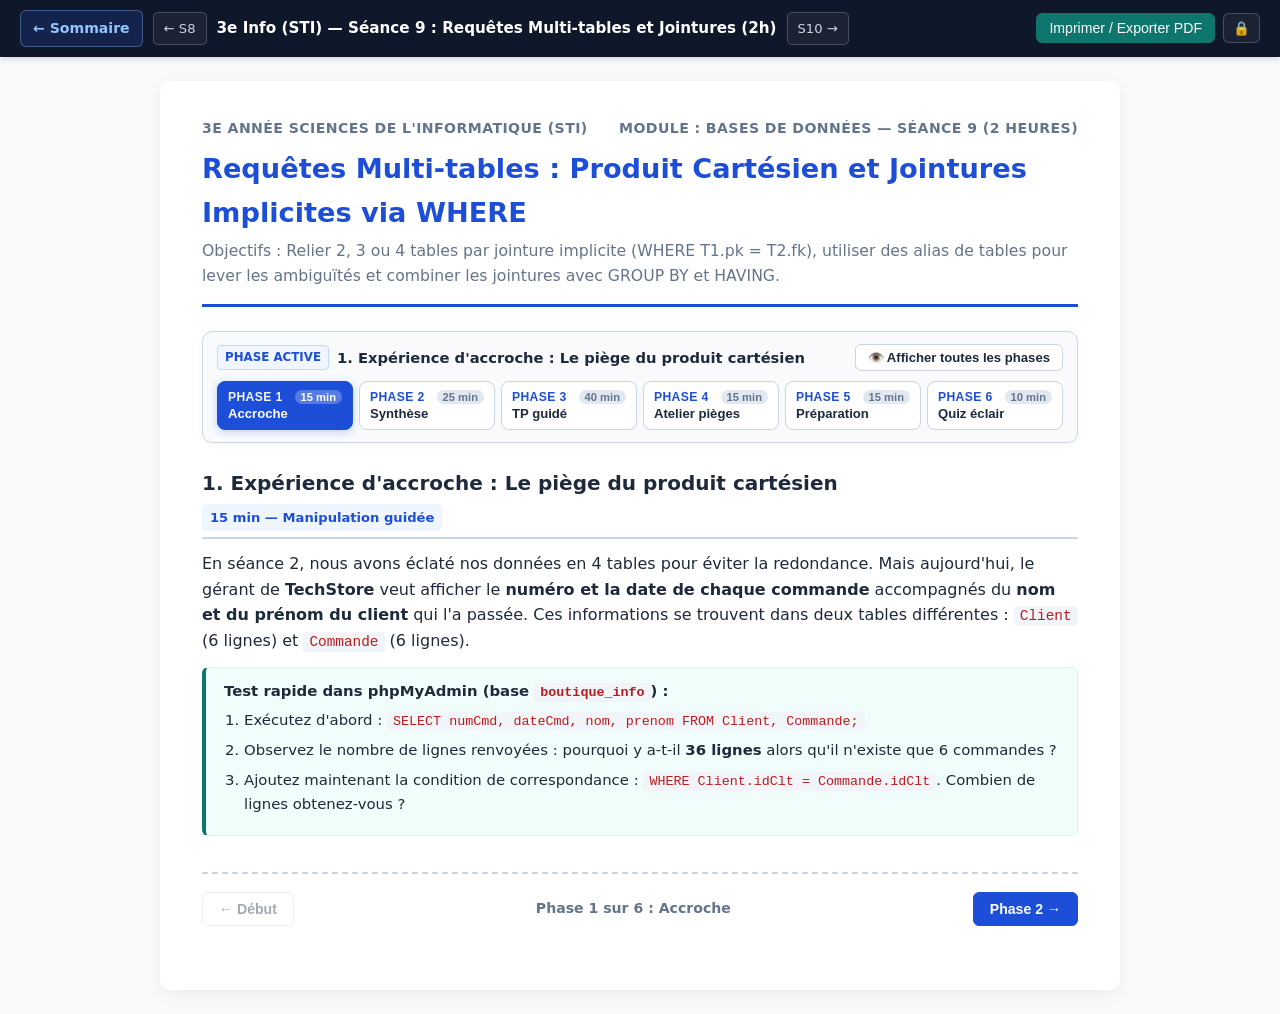
<file: seance09.html>
<!DOCTYPE html>
<html lang="fr">
<head>
  <meta charset="UTF-8">
  <meta name="viewport" content="width=device-width, initial-scale=1.0">
  <title>Séance 9 — Requêtes Multi-tables : Jointures implicites via WHERE (3e Info)</title>
  <link rel="stylesheet" href="assets/style.css">
</head>
<body>

  <!-- Barre d'outils enseignant -->
  <div class="toolbar">
    <div class="toolbar-left">
        <a class="btn-back" href="index.html">← Sommaire</a>
        <a class="btn-nav" href="seance08.html">← S8</a>
        <div class="toolbar-title">3e Info (STI) — Séance 9 : Requêtes Multi-tables et Jointures (2h)</div>
        <a class="btn-nav" href="seance10.html">S10 →</a>
      </div>
    <div class="toolbar-actions">
      <button id="btnPlan" class="btn" type="button">Afficher le découpage horaire</button>
      <button id="btnSolutions" class="btn" type="button">Afficher les corrigés</button>
      <button id="btnPrint" class="btn btn-print" type="button">Imprimer / Exporter PDF</button>
    </div>
  </div>

  <main class="container">

    <!-- En-tête -->
    <header class="sheet-header">
      <div class="meta-row">
        <span>3e Année Sciences de l'Informatique (STI)</span>
        <span>Module : Bases de Données — Séance 9 (2 heures)</span>
      </div>
      <h1>Requêtes Multi-tables : Produit Cartésien et Jointures Implicites via WHERE</h1>
      <p class="subtitle">Objectifs : Relier 2, 3 ou 4 tables par jointure implicite (WHERE T1.pk = T2.fk), utiliser des alias de tables pour lever les ambiguïtés et combiner les jointures avec GROUP BY et HAVING.</p>
    </header>

    <!-- Découpage horaire (visible si activé) -->
    <section class="teacher-plan">
      <h3 style="margin-top:0;">Scénario pédagogique calibré (120 minutes)</h3>
      <table>
        <thead>
          <tr>
            <th>Horaire</th>
            <th>Durée</th>
            <th>Phase</th>
            <th>Objectif</th>
          </tr>
        </thead>
        <tbody>
          <tr>
            <td>0h00 – 0h15</td>
            <td>15 min</td>
            <td><strong>1. Expérience (Produit cartésien)</strong></td>
            <td>Exécuter <code>SELECT * FROM Client, Commande;</code> sans <code>WHERE</code> pour constater les 36 lignes absurdes (6 × 6) et justifier la condition de jointure.</td>
          </tr>
          <tr>
            <td>0h15 – 0h40</td>
            <td>25 min</td>
            <td><strong>2. Synthèse de cours</strong></td>
            <td>Formaliser la jointure implicite (<code>FROM T1, T2 WHERE T1.pk = T2.fk</code>), les alias de tables, le préfixage des colonnes et la règle des <em>N − 1</em> conditions.</td>
          </tr>
          <tr>
            <td>0h40 – 1h20</td>
            <td>40 min</td>
            <td><strong>3. TP guidé (10 requêtes)</strong></td>
            <td>Croiser 2, 3 puis 4 tables sur <code>boutique_info</code> (factures, chiffre d'affaires par client, par catégorie et par ville avec <code>GROUP BY</code> / <code>HAVING</code>).</td>
          </tr>
          <tr>
            <td>1h20 – 1h35</td>
            <td>15 min</td>
            <td><strong>4. Chasse aux pièges</strong></td>
            <td>Corriger 3 erreurs classiques : oubli d'une condition de jointure sur 3 tables, colonne ambiguë et disparition des clients sans commande.</td>
          </tr>
          <tr>
            <td>1h35 – 1h50</td>
            <td>15 min</td>
            <td><strong>5. Exercice autonome</strong></td>
            <td>Rédiger 4 requêtes multi-tables sur papier pour préparer l'évaluation de la séance 10.</td>
          </tr>
          <tr>
            <td>1h50 – 2h00</td>
            <td>10 min</td>
            <td><strong>6. Quiz éclair</strong></td>
            <td>Vérifier la règle des <em>N − 1</em> jointures, les alias et l'ordre des clauses avant le devoir de synthèse.</td>
          </tr>
        </tbody>
      </table>
    </section>

    <!-- PHASE 1 -->
    <section class="phase">
      <h2>
        <span>1. Expérience d'accroche : Le piège du produit cartésien</span>
        <span class="badge-time">15 min — Manipulation guidée</span>
      </h2>
      <p>
        En séance 2, nous avons éclaté nos données en 4 tables pour éviter la redondance. Mais aujourd'hui, le gérant de <strong>TechStore</strong> veut afficher le <strong>numéro et la date de chaque commande</strong> accompagnés du <strong>nom et du prénom du client</strong> qui l'a passée. Ces informations se trouvent dans deux tables différentes : <code>Client</code> (6 lignes) et <code>Commande</code> (6 lignes).
      </p>

      <div class="context-box">
        <strong>Test rapide dans phpMyAdmin (base <code>boutique_info</code>) :</strong>
        <ol style="margin:6px 0 0; padding-left:20px;">
          <li>Exécutez d'abord : <code>SELECT numCmd, dateCmd, nom, prenom FROM Client, Commande;</code></li>
          <li>Observez le nombre de lignes renvoyées : pourquoi y a-t-il <strong>36 lignes</strong> alors qu'il n'existe que 6 commandes ?</li>
          <li>Ajoutez maintenant la condition de correspondance : <code>WHERE Client.idClt = Commande.idClt</code>. Combien de lignes obtenez-vous ?</li>
        </ol>
      </div>

      <div class="solution">
        <span class="solution-label">Explication — Produit cartésien vs Jointure</span>
        <ul style="margin:0; padding-left:18px;">
          <li><strong>Sans condition de jointure (Produit cartésien) :</strong> SQL associe <em>chaque</em> client à <em>toutes</em> les commandes de la table (<code>6 × 6 = 36</code> lignes, dont 30 combinaisons fausses !).</li>
          <li><strong>Avec <code>WHERE Client.idClt = Commande.idClt</code> (Jointure) :</strong> SQL ne conserve que les <strong>6 lignes cohérentes</strong> où la clé primaire du client correspond à la clé étrangère de la commande.</li>
        </ul>
      </div>
    </section>

    <!-- PHASE 2 -->
    <section class="phase">
      <h2>
        <span>2. Synthèse : Jointures Implicites, Alias et Chaîne de Jointures</span>
        <span class="badge-time">25 min — Trace écrite</span>
      </h2>

      <div class="course-box">
        <h3 style="margin-top:0;">A. Syntaxe d'une jointure implicite via WHERE</h3>
        <pre class="sql-block"><span class="kw">SELECT</span> T1.colA, T2.colB
<span class="kw">FROM</span> Table1 T1, Table2 T2
<span class="kw">WHERE</span> T1.clePrimaire = T2.cleEtrangere
  [<span class="kw">AND</span> autres_conditions_de_filtrage];</pre>

        <ul class="vocab-list">
          <li><strong>Alias de tables :</strong> Donner un nom court à chaque table dans <code>FROM</code> (ex. : <code>Client C, Commande Cmd</code>) allège la requête et rend le code plus lisible.</li>
          <li><strong>Lever les ambiguïtés :</strong> Dès qu'un nom de colonne existe dans plusieurs tables (ex. : <code>idClt</code> dans <code>Client</code> et <code>Commande</code>, ou <code>numCmd</code> dans <code>Commande</code> et <code>LigneCommande</code>), il est <strong>obligatoire</strong> de le préfixer par le nom ou l'alias de sa table (<code>C.idClt</code>).</li>
          <li><strong>Règle des <em>N − 1</em> jointures :</strong> Pour relier correctement <strong><em>N</em> tables</strong> sans créer de produit cartésien, il faut obligatoirement écrire <strong><em>N − 1</em> conditions de jointure</strong> dans la clause <code>WHERE</code> :
            <ul>
              <li>2 tables → <strong>1</strong> condition de jointure ;</li>
              <li>3 tables → <strong>2</strong> conditions de jointure ;</li>
              <li>4 tables → <strong>3</strong> conditions de jointure.</li>
            </ul>
          </li>
          <li><strong>Alternative Jointure vs Sous-requête (IN / = ANY) :</strong> Pour filtrer une table en vérifiant l'existence dans une autre table sans projeter ses colonnes, une sous-requête avec <code>IN</code> ou <code>= ANY</code> est équivalente :<br>
            <code>SELECT nom, prenom FROM Client WHERE idClt = ANY (SELECT idClt FROM Commande);</code>
          </li>
        </ul>

        <h3>B. Carte des chemins de jointure dans « boutique_info » (4 tables → 3 liens)</h3>
        <div class="diagram-wrap">
          <svg viewBox="0 0 760 115" width="100%" height="115" xmlns="http://www.w3.org/2000/svg" role="img" aria-label="Chaîne de jointures entre Client, Commande, LigneCommande et Produit">
            <!-- Client -->
            <rect x="8" y="18" width="132" height="72" rx="6" fill="#eff6ff" stroke="#1d4ed8" stroke-width="1.5"/>
            <text x="74" y="37" text-anchor="middle" font-size="12" font-weight="700" fill="#1d4ed8">Client (C)</text>
            <line x1="8" y1="45" x2="140" y2="45" stroke="#bfdbfe"/>
            <text x="74" y="63" text-anchor="middle" font-size="10.5" font-family="Consolas, monospace" fill="#1d4ed8" text-decoration="underline">idClt</text>
            <text x="74" y="80" text-anchor="middle" font-size="10" fill="#475569">nom, prenom, ville</text>

            <!-- Lien 1 -->
            <line x1="140" y1="54" x2="205" y2="54" stroke="#0f766e" stroke-width="2"/>
            <text x="172" y="45" text-anchor="middle" font-size="9.5" font-weight="700" fill="#0f766e">Lien 1</text>
            <text x="172" y="69" text-anchor="middle" font-size="9" font-family="Consolas, monospace" fill="#334155">C.idClt=Cmd.idClt</text>

            <!-- Commande -->
            <rect x="205" y="18" width="142" height="72" rx="6" fill="#f0fdfa" stroke="#0f766e" stroke-width="1.5"/>
            <text x="276" y="37" text-anchor="middle" font-size="12" font-weight="700" fill="#0f766e">Commande (Cmd)</text>
            <line x1="205" y1="45" x2="347" y2="45" stroke="#99f6e4"/>
            <text x="276" y="63" text-anchor="middle" font-size="10.5" font-family="Consolas, monospace" fill="#1d4ed8" text-decoration="underline">numCmd</text>
            <text x="276" y="80" text-anchor="middle" font-size="10" font-family="Consolas, monospace" fill="#0f766e">dateCmd, idClt#</text>

            <!-- Lien 2 -->
            <line x1="347" y1="54" x2="412" y2="54" stroke="#0f766e" stroke-width="2"/>
            <text x="379" y="45" text-anchor="middle" font-size="9.5" font-weight="700" fill="#0f766e">Lien 2</text>
            <text x="379" y="69" text-anchor="middle" font-size="8.5" font-family="Consolas, monospace" fill="#334155">Cmd.numCmd=L.numCmd</text>

            <!-- LigneCommande -->
            <rect x="412" y="18" width="150" height="72" rx="6" fill="#f0fdfa" stroke="#0f766e" stroke-width="1.5"/>
            <text x="487" y="37" text-anchor="middle" font-size="11.5" font-weight="700" fill="#0f766e">LigneCommande (L)</text>
            <line x1="412" y1="45" x2="562" y2="45" stroke="#99f6e4"/>
            <text x="487" y="63" text-anchor="middle" font-size="10" font-family="Consolas, monospace" fill="#1d4ed8" text-decoration="underline">numCmd#, refProd#</text>
            <text x="487" y="80" text-anchor="middle" font-size="10" font-family="Consolas, monospace" fill="#475569">qteCmd</text>

            <!-- Lien 3 -->
            <line x1="562" y1="54" x2="622" y2="54" stroke="#0f766e" stroke-width="2"/>
            <text x="592" y="45" text-anchor="middle" font-size="9.5" font-weight="700" fill="#0f766e">Lien 3</text>
            <text x="592" y="69" text-anchor="middle" font-size="8.5" font-family="Consolas, monospace" fill="#334155">L.refProd=P.refProd</text>

            <!-- Produit -->
            <rect x="622" y="18" width="130" height="72" rx="6" fill="#eff6ff" stroke="#1d4ed8" stroke-width="1.5"/>
            <text x="687" y="37" text-anchor="middle" font-size="12" font-weight="700" fill="#1d4ed8">Produit (P)</text>
            <line x1="622" y1="45" x2="752" y2="45" stroke="#bfdbfe"/>
            <text x="687" y="63" text-anchor="middle" font-size="10.5" font-family="Consolas, monospace" fill="#1d4ed8" text-decoration="underline">refProd</text>
            <text x="687" y="80" text-anchor="middle" font-size="10" fill="#475569">designation, prixUnit</text>
          </svg>
        </div>
        <p style="margin-bottom:0; font-size:0.92rem;"><strong>Astuce de lecture :</strong> Pour relier <code>Client</code> à <code>Produit</code>, il n'existe pas de lien direct : il faut obligatoirement passer par les tables intermédiaires <code>Commande</code> et <code>LigneCommande</code> (4 tables → 3 conditions de jointure).</p>
      </div>
    </section>

    <!-- PHASE 3 -->
    <section class="phase page-break">
      <h2>
        <span>3. TP guidé : 10 requêtes multi-tables sur « boutique_info »</span>
        <span class="badge-time">40 min — Sur machine</span>
      </h2>

      <div class="schema-list">
        <strong>Client</strong> (<span class="pk"><u>idClt</u></span>, nom, prenom, ville, tel, dateInscr, email)<br>
        <strong>Produit</strong> (<span class="pk"><u>refProd</u></span>, designation, categorie, prixUnit, qteStock)<br>
        <strong>Commande</strong> (<span class="pk"><u>numCmd</u></span>, dateCmd, <span class="fk">idClt#</span>) &nbsp;|&nbsp;
        <strong>LigneCommande</strong> (<span class="pk"><u>numCmd#</u></span>, <span class="pk"><u>refProd#</u></span>, qteCmd)
      </div>

      <p>Dans phpMyAdmin (base <code>boutique_info</code>), écrivez et testez les <strong>10 requêtes</strong> suivantes en utilisant exclusivement des <strong>jointures implicites dans la clause <code>WHERE</code></strong> :</p>

      <ol class="questions">
        <li><strong>Jointure à 2 tables (<code>Client</code> + <code>Commande</code>) :</strong> Afficher le numéro de commande, la date de commande, le nom, le prénom et la ville du client, triés par date croissante.</li>
        <li><strong>Jointure à 2 tables + filtre :</strong> Afficher le numéro et la date des commandes passées par des clients habitant à <code>'Sousse'</code>, avec le nom et le prénom du client.</li>
        <li><strong>Jointure à 2 tables (<code>Produit</code> + <code>LigneCommande</code>) + calcul :</strong> Afficher le détail de la commande n°<code>2</code> : référence produit, désignation, prix unitaire, quantité commandée et <strong>sous-total</strong> (<code>prixUnit * qteCmd</code>, alias <code>Sous_Total</code>).</li>
        <li><strong>Jointure à 2 tables + <code>GROUP BY</code> (Nombre de commandes par client) :</strong> Afficher l'identifiant, le nom et le prénom de chaque client ayant passé au moins une commande, ainsi que son nombre de commandes (<code>Nb_Cmd</code>), triés par nombre décroissant.</li>
        <li><strong>Jointure à 2 tables + <code>GROUP BY</code> (Ventes par catégorie) :</strong> Afficher pour chaque catégorie de produit le nombre total d'unités vendues (<code>SUM(qteCmd)</code>) et le chiffre d'affaires généré (<code>SUM(prixUnit * qteCmd)</code>, alias <code>CA_DT</code>), triés par chiffre d'affaires décroissant.</li>
        <li><strong>Jointure à 3 tables (<code>Commande</code> + <code>LigneCommande</code> + <code>Produit</code>) :</strong> Afficher le numéro de commande, la date de commande et le <strong>montant total</strong> (<code>SUM(prixUnit * qteCmd)</code>, alias <code>Total_Cmd</code>) de chaque commande, triés du montant le plus élevé au plus faible.</li>
        <li><strong>Jointure à 3 tables + <code>HAVING</code> :</strong> Reprendre la requête précédente pour n'afficher que les commandes dont le montant total dépasse strictement <code>1000 DT</code>.</li>
        <li><strong>Jointure à 4 tables (Détail complet) :</strong> Afficher la liste des produits commandés par <code>Sami Ben Salem</code> : numéro de commande, date de commande, désignation du produit, quantité commandée et montant de la ligne.</li>
        <li><strong>Jointure à 4 tables + <code>GROUP BY</code> + <code>HAVING</code> (Meilleurs clients) :</strong> Afficher le nom, le prénom et le chiffre d'affaires total dépensé (<code>CA_Client</code>) pour chaque client ayant dépensé <strong>au moins 2500 DT</strong> au total, triés par chiffre d'affaires décroissant.</li>
        <li><strong>Jointure à 4 tables + <code>GROUP BY</code> (Chiffre d'affaires par ville) :</strong> Afficher pour chaque ville cliente le nombre de commandes distinctes (<code>COUNT(DISTINCT Cmd.numCmd)</code>) et le chiffre d'affaires total généré (<code>CA_Ville</code>), triés par chiffre d'affaires décroissant.</li>
      </ol>

      <div class="solution">
        <span class="solution-label">Corrigé — Les 10 requêtes multi-tables (Jointures implicites)</span>
        <pre class="sql-block"><span class="cm">-- 1. Commandes avec nom, prénom et ville du client (6 lignes)</span>
<span class="kw">SELECT</span> Cmd.numCmd, Cmd.dateCmd, C.nom, C.prenom, C.ville
<span class="kw">FROM</span> Client C, Commande Cmd
<span class="kw">WHERE</span> C.idClt = Cmd.idClt
<span class="kw">ORDER BY</span> Cmd.dateCmd <span class="kw">ASC</span>;

<span class="cm">-- 2. Commandes des clients de Sousse (3 lignes : Cmd 1, 3 et 5)</span>
<span class="kw">SELECT</span> Cmd.numCmd, Cmd.dateCmd, C.nom, C.prenom
<span class="kw">FROM</span> Client C, Commande Cmd
<span class="kw">WHERE</span> C.idClt = Cmd.idClt
  <span class="kw">AND</span> C.ville = <span class="str">'Sousse'</span>;

<span class="cm">-- 3. Détail de la commande n°2 (3 lignes : P02=1890, P05=230, P07=960)</span>
<span class="kw">SELECT</span> P.refProd, P.designation, P.prixUnit, L.qteCmd,
       (P.prixUnit * L.qteCmd) <span class="kw">AS</span> Sous_Total
<span class="kw">FROM</span> Produit P, LigneCommande L
<span class="kw">WHERE</span> P.refProd = L.refProd
  <span class="kw">AND</span> L.numCmd = 2;

<span class="cm">-- 4. Nombre de commandes par client (5 lignes — Nour n'apparaît pas car 0 commande)</span>
<span class="kw">SELECT</span> C.idClt, C.nom, C.prenom, <span class="fn">COUNT</span>(*) <span class="kw">AS</span> Nb_Cmd
<span class="kw">FROM</span> Client C, Commande Cmd
<span class="kw">WHERE</span> C.idClt = Cmd.idClt
<span class="kw">GROUP BY</span> C.idClt, C.nom, C.prenom
<span class="kw">ORDER BY</span> Nb_Cmd <span class="kw">DESC</span>;

<span class="cm">-- 5. Ventes par catégorie (Ordinateur: 6790, Périphérique: 1960, Accessoire: 768, Stockage: 690)</span>
<span class="kw">SELECT</span> P.categorie,
       <span class="fn">SUM</span>(L.qteCmd) <span class="kw">AS</span> Unites_Vendues,
       <span class="fn">SUM</span>(P.prixUnit * L.qteCmd) <span class="kw">AS</span> CA_DT
<span class="kw">FROM</span> Produit P, LigneCommande L
<span class="kw">WHERE</span> P.refProd = L.refProd
<span class="kw">GROUP BY</span> P.categorie
<span class="kw">ORDER BY</span> CA_DT <span class="kw">DESC</span>;

<span class="cm">-- 6. Montant total de chaque commande (3 tables → 2 jointures)</span>
<span class="cm">-- Résultats : Cmd 2 (3080), Cmd 5 (2930), Cmd 1 (2541), Cmd 4 (656.5), Cmd 3 (625), Cmd 6 (375.5)</span>
<span class="kw">SELECT</span> Cmd.numCmd, Cmd.dateCmd,
       <span class="fn">SUM</span>(P.prixUnit * L.qteCmd) <span class="kw">AS</span> Total_Cmd
<span class="kw">FROM</span> Commande Cmd, LigneCommande L, Produit P
<span class="kw">WHERE</span> Cmd.numCmd = L.numCmd
  <span class="kw">AND</span> L.refProd = P.refProd
<span class="kw">GROUP BY</span> Cmd.numCmd, Cmd.dateCmd
<span class="kw">ORDER BY</span> Total_Cmd <span class="kw">DESC</span>;

<span class="cm">-- 7. Commandes de plus de 1000 DT (3 lignes : Cmd 2, Cmd 5, Cmd 1)</span>
<span class="kw">SELECT</span> Cmd.numCmd, Cmd.dateCmd,
       <span class="fn">SUM</span>(P.prixUnit * L.qteCmd) <span class="kw">AS</span> Total_Cmd
<span class="kw">FROM</span> Commande Cmd, LigneCommande L, Produit P
<span class="kw">WHERE</span> Cmd.numCmd = L.numCmd
  <span class="kw">AND</span> L.refProd = P.refProd
<span class="kw">GROUP BY</span> Cmd.numCmd, Cmd.dateCmd
<span class="kw">HAVING</span> <span class="fn">SUM</span>(P.prixUnit * L.qteCmd) &gt; 1000
<span class="kw">ORDER BY</span> Total_Cmd <span class="kw">DESC</span>;

<span class="cm">-- 8. Produits commandés par Sami Ben Salem (4 tables → 3 jointures, 4 lignes)</span>
<span class="kw">SELECT</span> Cmd.numCmd, Cmd.dateCmd, P.designation, L.qteCmd,
       (P.prixUnit * L.qteCmd) <span class="kw">AS</span> Montant_Ligne
<span class="kw">FROM</span> Client C, Commande Cmd, LigneCommande L, Produit P
<span class="kw">WHERE</span> C.idClt = Cmd.idClt
  <span class="kw">AND</span> Cmd.numCmd = L.numCmd
  <span class="kw">AND</span> L.refProd = P.refProd
  <span class="kw">AND</span> C.nom = <span class="str">'Ben Salem'</span> <span class="kw">AND</span> C.prenom = <span class="str">'Sami'</span>;

<span class="cm">-- 9. Clients ayant dépensé >= 2500 DT (Sami: 3166, Ines: 3080, Aya: 2930)</span>
<span class="kw">SELECT</span> C.nom, C.prenom,
       <span class="fn">SUM</span>(P.prixUnit * L.qteCmd) <span class="kw">AS</span> CA_Client
<span class="kw">FROM</span> Client C, Commande Cmd, LigneCommande L, Produit P
<span class="kw">WHERE</span> C.idClt = Cmd.idClt
  <span class="kw">AND</span> Cmd.numCmd = L.numCmd
  <span class="kw">AND</span> L.refProd = P.refProd
<span class="kw">GROUP BY</span> C.idClt, C.nom, C.prenom
<span class="kw">HAVING</span> <span class="fn">SUM</span>(P.prixUnit * L.qteCmd) &gt;= 2500
<span class="kw">ORDER BY</span> CA_Client <span class="kw">DESC</span>;

<span class="cm">-- 10. Chiffre d'affaires par ville (Sousse: 3 cmd / 6096 DT, Tunis: 1 / 3080, Sfax: 1 / 656.5, Monastir: 1 / 375.5)</span>
<span class="kw">SELECT</span> C.ville,
       <span class="fn">COUNT</span>(<span class="kw">DISTINCT</span> Cmd.numCmd) <span class="kw">AS</span> Nb_Commandes,
       <span class="fn">SUM</span>(P.prixUnit * L.qteCmd) <span class="kw">AS</span> CA_Ville
<span class="kw">FROM</span> Client C, Commande Cmd, LigneCommande L, Produit P
<span class="kw">WHERE</span> C.idClt = Cmd.idClt
  <span class="kw">AND</span> Cmd.numCmd = L.numCmd
  <span class="kw">AND</span> L.refProd = P.refProd
<span class="kw">GROUP BY</span> C.ville
<span class="kw">ORDER BY</span> CA_Ville <span class="kw">DESC</span>;</pre>
      </div>
    </section>

    <!-- PHASE 4 -->
    <section class="phase page-break">
      <h2>
        <span>4. Atelier « Chasse aux pièges des Jointures »</span>
        <span class="badge-time">15 min</span>
      </h2>

      <div class="trap-card">
        <h3>Piège 1 — Colonne ambiguë (Column 'idClt' in field list is ambiguous)</h3>
        <pre class="sql-block"><span class="kw">SELECT</span> idClt, nom, numCmd
<span class="kw">FROM</span> Client C, Commande Cmd
<span class="kw">WHERE</span> C.idClt = Cmd.idClt;</pre>
        <p><strong>Question :</strong> Pourquoi MariaDB refuse-t-il d'exécuter cette requête ? Comment la corriger ?</p>
        <div class="answer-lines"><div class="answer-line"></div></div>
        <div class="solution">
          <span class="solution-label">Corrigé — Piège 1</span>
          La colonne <code>idClt</code> existe dans <strong>les deux tables</strong> (<code>Client</code> et <code>Commande</code>). Il faut lever l'ambiguïté en écrivant <code>SELECT C.idClt, C.nom, Cmd.numCmd ...</code>.
        </div>
      </div>

      <div class="trap-card">
        <h3>Piège 2 — Jointure incomplète sur 3 tables</h3>
        <pre class="sql-block"><span class="cm">-- L'élève veut la date de commande et la désignation des produits commandés</span>
<span class="kw">SELECT</span> Cmd.numCmd, Cmd.dateCmd, P.designation
<span class="kw">FROM</span> Commande Cmd, LigneCommande L, Produit P
<span class="kw">WHERE</span> Cmd.numCmd = L.numCmd;</pre>
        <p><strong>Question :</strong> Cette requête ne renvoie aucune erreur, mais affiche <strong>104 lignes</strong> au lieu de 13 ! Quelle condition a été oubliée ?</p>
        <div class="answer-lines"><div class="answer-line"></div></div>
        <div class="solution">
          <span class="solution-label">Corrigé — Piège 2</span>
          Il y a <strong>3 tables</strong> dans <code>FROM</code>, donc il faut <strong>2 conditions de jointure</strong> (<em>N − 1</em>). L'élève a oublié <code>AND L.refProd = P.refProd</code>, provoquant un produit cartésien avec les 8 produits (<code>13 × 8 = 104</code> lignes).
        </div>
      </div>

      <div class="trap-card">
        <h3>Piège 3 — Où est passée Nour Bouazizi (idClt = 6) ?</h3>
        <p>Dans la requête 4 du TP (<code>FROM Client C, Commande Cmd WHERE C.idClt = Cmd.idClt</code>), la cliente <strong>Nour Bouazizi</strong> (<code>idClt = 6</code>) et le produit <strong>Clé USB 128 Go</strong> (<code>P06</code>) n'apparaissent jamais. Pourquoi ?</p>
        <div class="answer-lines"><div class="answer-line"></div></div>
        <div class="solution">
          <span class="solution-label">Corrigé — Piège 3</span>
          Une jointure implicite (jointure interne) ne conserve que les lignes ayant une <strong>correspondance dans les deux tables</strong>. Comme Nour n'a passé aucune commande et que <code>P06</code> n'a jamais été commandé, leurs clés ne trouvent aucun équivalent dans <code>Commande</code> ou <code>LigneCommande</code>.
        </div>
      </div>
    </section>

    <!-- PHASE 5 -->
    <section class="phase">
      <h2>
        <span>5. Application en autonomie : Préparation au devoir de synthèse</span>
        <span class="badge-time">15 min</span>
      </h2>

      <p>Écrivez sur feuille les <strong>4 requêtes SQL</strong> (jointures implicites via <code>WHERE</code>) répondant aux demandes suivantes sur <code>boutique_info</code> :</p>
      <ol class="questions">
        <li>Afficher le nom, le prénom et la ville des clients ayant commandé au moins un article de la catégorie <code>'Ordinateur'</code> (sans doublon dans la liste des clients).</li>
        <li>Afficher la référence et la désignation de chaque produit commandé au mois de <strong>février 2026</strong>, avec la quantité commandée et la date de la commande.</li>
        <li>Afficher la désignation de chaque produit vendu et la quantité totale commandée (<code>SUM(qteCmd)</code>), uniquement pour les produits dont la quantité totale vendue est <strong>supérieure ou égale à 3</strong>, triés par quantité décroissante.</li>
        <li>Afficher le nom et le prénom des clients ayant passé des commandes en <strong>mars 2026</strong>, accompagnés du montant total de leurs achats de mars 2026.</li>
      </ol>

      <div class="answer-lines">
        <div class="answer-line"></div>
        <div class="answer-line"></div>
        <div class="answer-line"></div>
        <div class="answer-line"></div>
      </div>

      <div class="solution">
        <span class="solution-label">Corrigé — Requêtes en autonomie</span>
        <pre class="sql-block"><span class="cm">-- 1. Clients ayant commandé un Ordinateur, sans doublon (Sami, Ines, Aya)</span>
<span class="kw">SELECT DISTINCT</span> C.nom, C.prenom, C.ville
<span class="kw">FROM</span> Client C, Commande Cmd, LigneCommande L, Produit P
<span class="kw">WHERE</span> C.idClt = Cmd.idClt
  <span class="kw">AND</span> Cmd.numCmd = L.numCmd
  <span class="kw">AND</span> L.refProd = P.refProd
  <span class="kw">AND</span> P.categorie = <span class="str">'Ordinateur'</span>;

<span class="cm">-- 2. Produits commandés en février 2026 (5 lignes : Cmd 2 et Cmd 3)</span>
<span class="kw">SELECT</span> P.refProd, P.designation, L.qteCmd, Cmd.dateCmd
<span class="kw">FROM</span> Commande Cmd, LigneCommande L, Produit P
<span class="kw">WHERE</span> Cmd.numCmd = L.numCmd
  <span class="kw">AND</span> L.refProd = P.refProd
  <span class="kw">AND</span> <span class="fn">YEAR</span>(Cmd.dateCmd) = 2026
  <span class="kw">AND</span> <span class="fn">MONTH</span>(Cmd.dateCmd) = 2;

<span class="cm">-- 3. Produits vendus à >= 3 exemplaires (Souris: 6, Clavier: 3, SSD: 3, Écran: 3)</span>
<span class="kw">SELECT</span> P.designation, <span class="fn">SUM</span>(L.qteCmd) <span class="kw">AS</span> Qte_Vendue
<span class="kw">FROM</span> Produit P, LigneCommande L
<span class="kw">WHERE</span> P.refProd = L.refProd
<span class="kw">GROUP BY</span> P.refProd, P.designation
<span class="kw">HAVING</span> <span class="fn">SUM</span>(L.qteCmd) &gt;= 3
<span class="kw">ORDER BY</span> Qte_Vendue <span class="kw">DESC</span>;

<span class="cm">-- 4. Achats par client en mars 2026 (Aya Mansouri: 2930 DT, Mehdi Khelifi: 656.5 DT)</span>
<span class="kw">SELECT</span> C.nom, C.prenom,
       <span class="fn">SUM</span>(P.prixUnit * L.qteCmd) <span class="kw">AS</span> Total_Mars
<span class="kw">FROM</span> Client C, Commande Cmd, LigneCommande L, Produit P
<span class="kw">WHERE</span> C.idClt = Cmd.idClt
  <span class="kw">AND</span> Cmd.numCmd = L.numCmd
  <span class="kw">AND</span> L.refProd = P.refProd
  <span class="kw">AND</span> <span class="fn">YEAR</span>(Cmd.dateCmd) = 2026
  <span class="kw">AND</span> <span class="fn">MONTH</span>(Cmd.dateCmd) = 3
<span class="kw">GROUP BY</span> C.idClt, C.nom, C.prenom;</pre>
      </div>
    </section>

    <!-- PHASE 6 -->
    <section class="phase">
      <h2>
        <span>6. Quiz éclair de clôture</span>
        <span class="badge-time">10 min</span>
      </h2>

      <div class="quiz-item">
        <strong>1. Règle mathématique :</strong> Si une requête contient <strong>5 tables</strong> dans sa clause <code>FROM</code>, combien de conditions de jointure faut-il écrire au minimum dans <code>WHERE</code> ?
        <div class="quiz-answer">Réponse : 4 conditions de jointure (règle N − 1).</div>
      </div>

      <div class="quiz-item">
        <strong>2. Produit cartésien :</strong> La table <code>A</code> contient 10 lignes et la table <code>B</code> contient 20 lignes. Combien de lignes renvoie <code>SELECT * FROM A, B;</code> (sans <code>WHERE</code>) ?
        <div class="quiz-answer">Réponse : 200 lignes (10 × 20).</div>
      </div>

      <div class="quiz-item">
        <strong>3. Erreur fréquente :</strong> Pourquoi est-il prudent d'inclure <code>C.idClt</code> dans <code>GROUP BY C.idClt, C.nom, C.prenom</code> même si l'on n'affiche que <code>C.nom</code> et <code>C.prenom</code> ?
        <div class="quiz-answer">Réponse : Pour éviter que deux clients homonymes (même nom et même prénom) ne soient fusionnés dans le même groupe.</div>
      </div>

      <div class="quiz-item">
        <strong>4. Comptage avec jointure :</strong> Dans la requête 10 (CA par ville), pourquoi a-t-on écrit <code>COUNT(DISTINCT Cmd.numCmd)</code> au lieu de <code>COUNT(*)</code> pour compter le nombre de commandes ?
        <div class="quiz-answer">Réponse : Parce qu'après jointure avec LigneCommande, une commande contenant 3 articles apparaît sur 3 lignes : COUNT(*) compterait les lignes d'articles au lieu des commandes.</div>
      </div>

      <div class="quiz-item">
        <strong>5. Prêt pour la séance 10 :</strong> Citez dans l'ordre les 6 clauses possibles d'une requête <code>SELECT</code> complète.
        <div class="quiz-answer">Réponse : SELECT → FROM → WHERE → GROUP BY → HAVING → ORDER BY (suivi éventuellement de LIMIT).</div>
      </div>
    </section>

  </main>

  <script src="assets/script.js"></script>
</body>
</html>
</file>
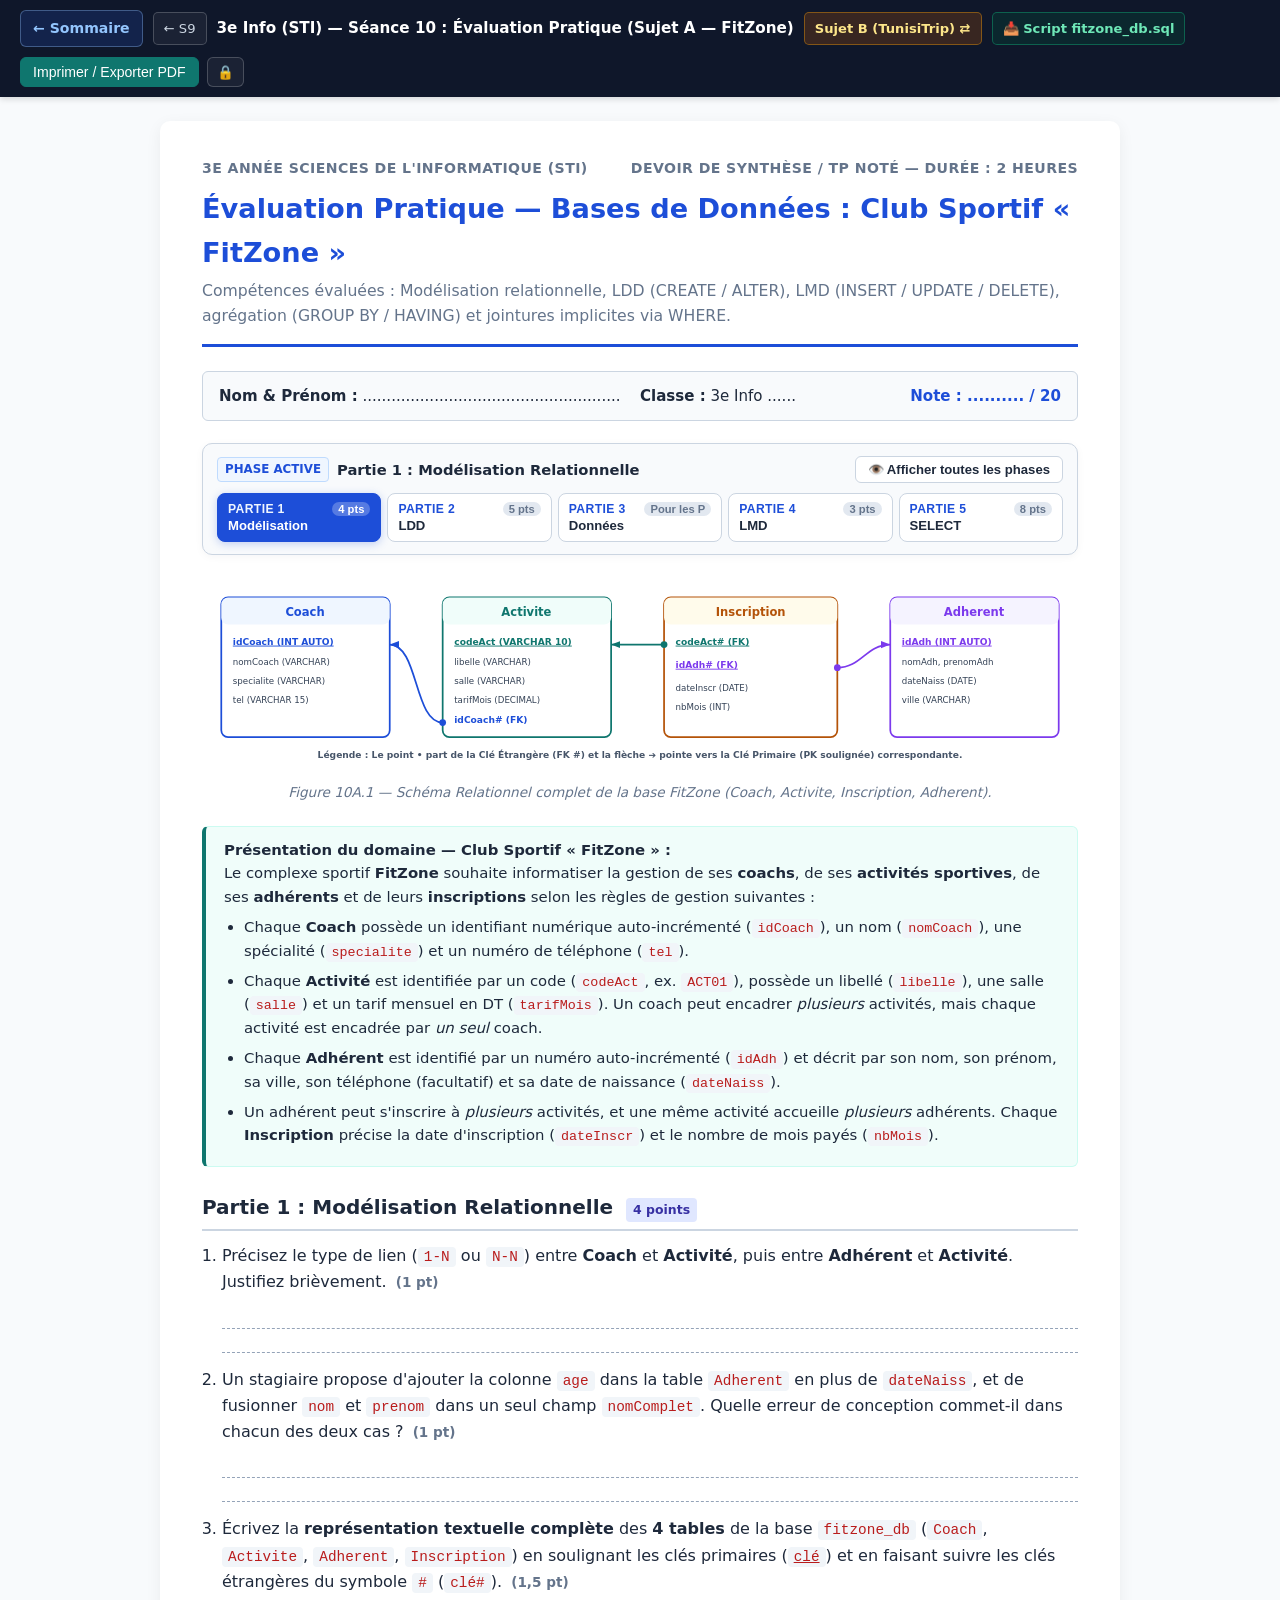
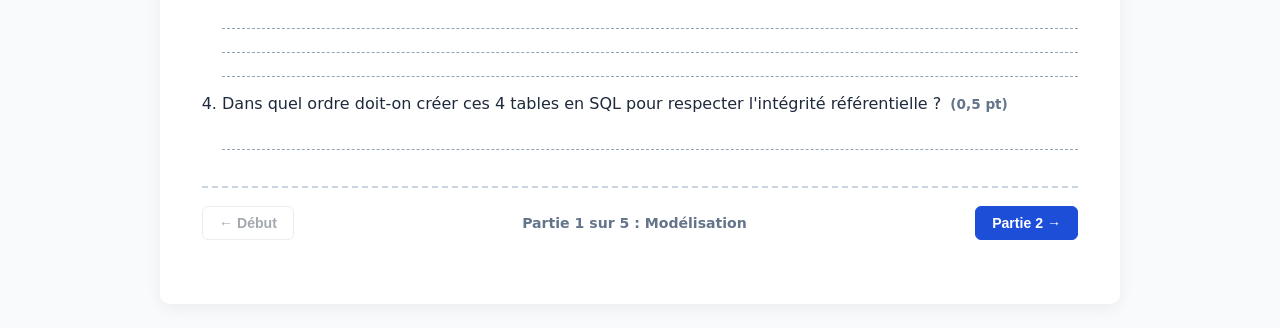
<file: seance10.html>
<!DOCTYPE html>
<html lang="fr">
<head>
  <meta charset="UTF-8">
  <meta name="viewport" content="width=device-width, initial-scale=1.0">
  <title>Séance 10 — Évaluation Pratique de Synthèse : Bases de Données (3e Info)</title>
  <link rel="stylesheet" href="assets/style.css">
</head>
<body>

  <!-- Barre d'outils enseignant -->
  <div class="toolbar">
    <div class="toolbar-left">
        <a class="btn-back" href="index.html">← Sommaire</a>
        <a class="btn-nav" href="seance09.html">← S9</a>
        <div class="toolbar-title">3e Info (STI) — Séance 10 : Évaluation Pratique (Sujet A — FitZone)</div>
        <a class="btn-variant" href="seance10_sujet_b.html">Sujet B (TunisiTrip) ⇄</a>
        <a class="btn-sql" href="seance10_sujet_a_fitzone.sql" download>📥 Script fitzone_db.sql</a>
      </div>
    <div class="toolbar-actions">
      <button id="btnPlan" class="btn" type="button">Afficher le barème &amp; consignes prof</button>
      <button id="btnSolutions" class="btn" type="button">Afficher le corrigé</button>
      <button id="btnPrint" class="btn btn-print" type="button">Imprimer / Exporter PDF</button>
    </div>
  </div>

  <main class="container">

    <!-- En-tête -->
    <header class="sheet-header">
      <div class="meta-row">
        <span>3e Année Sciences de l'Informatique (STI)</span>
        <span>Devoir de Synthèse / TP Noté — Durée : 2 heures</span>
      </div>
      <h1>Évaluation Pratique — Bases de Données : Club Sportif « FitZone »</h1>
      <p class="subtitle">Compétences évaluées : Modélisation relationnelle, LDD (CREATE / ALTER), LMD (INSERT / UPDATE / DELETE), agrégation (GROUP BY / HAVING) et jointures implicites via WHERE.</p>
    </header>

    <!-- Cartouche élève -->
    <div class="student-box">
      <div><strong>Nom &amp; Prénom :</strong> ......................................................</div>
      <div><strong>Classe :</strong> 3e Info ......</div>
      <div class="note-box">Note : .......... / 20</div>
    </div>

    <!-- Barème détaillé & organisation (visible si activé) -->
    <section class="teacher-plan">
      <h3 style="margin-top:0;">Barème détaillé (20 points) et déroulement conseillé (120 min)</h3>
      <table>
        <thead>
          <tr>
            <th>Partie</th>
            <th>Durée conseillée</th>
            <th>Détail du barème</th>
            <th>Total</th>
          </tr>
        </thead>
        <tbody>
          <tr>
            <td><strong>Partie 1 — Modélisation</strong></td>
            <td>20 min</td>
            <td>Q1 (1 pt) + Q2 (1 pt) + Q3 (1,5 pt) + Q4 (0,5 pt)</td>
            <td><strong>4 pts</strong></td>
          </tr>
          <tr>
            <td><strong>Partie 2 — LDD (SQL)</strong></td>
            <td>30 min</td>
            <td>Q1 (0,5 pt) + Q2 (1 pt) + Q3 (1,5 pt) + Q4 (1 pt) + Q5 (1 pt)</td>
            <td><strong>5 pts</strong></td>
          </tr>
          <tr>
            <td><strong>Partie 3 — LMD (Manipulation)</strong></td>
            <td>20 min</td>
            <td>Q1 (1 pt) + Q2 (1 pt) + Q3 (1 pt)</td>
            <td><strong>3 pts</strong></td>
          </tr>
          <tr>
            <td><strong>Partie 4 — Interrogation (SELECT)</strong></td>
            <td>50 min</td>
            <td>Q1 (0,5) + Q2 (0,5) + Q3 (1) + Q4 (1) + Q5 (1) + Q6 (1) + Q7 (1,5) + Q8 (1,5)</td>
            <td><strong>8 pts</strong></td>
          </tr>
          <tr>
            <td colspan="3" style="text-align:right;"><strong>TOTAL GÉNÉRAL</strong></td>
            <td><strong>20 pts</strong></td>
          </tr>
        </tbody>
      </table>
      <p style="margin:0; font-size:0.88rem;"><strong>Conseil de passation sur machine :</strong> Faire enregistrer toutes les requêtes SQL des parties 2, 3 et 4 dans un seul fichier <code>nom_prenom_fitzone.sql</code> commenté et testé sous phpMyAdmin.</p>
    </section>

    <!-- CONTEXTE -->
    <div class="diagram-wrap">
  <svg viewBox="0 0 910 200" width="100%" height="200" xmlns="http://www.w3.org/2000/svg" role="img" aria-label="Schéma Relationnel complet de fitzone_db">
    <defs>
      <marker id="arr-fz-b" viewBox="0 0 10 10" refX="9" refY="5" markerWidth="6" markerHeight="6" orient="auto">
        <path d="M 0 1.5 L 9 5 L 0 8.5 z" fill="#1d4ed8"/>
      </marker>
      <marker id="arr-fz-t" viewBox="0 0 10 10" refX="9" refY="5" markerWidth="6" markerHeight="6" orient="auto">
        <path d="M 0 1.5 L 9 5 L 0 8.5 z" fill="#0f766e"/>
      </marker>
      <marker id="arr-fz-p" viewBox="0 0 10 10" refX="9" refY="5" markerWidth="6" markerHeight="6" orient="auto">
        <path d="M 0 1.5 L 9 5 L 0 8.5 z" fill="#7c3aed"/>
      </marker>
    </defs>

    <!-- Table Coach -->
    <g transform="translate(20, 15)">
      <rect x="0" y="0" width="175" height="145" rx="7" fill="#ffffff" stroke="#1d4ed8" stroke-width="1.8"/>
      <rect x="0" y="0" width="175" height="28" rx="7" fill="#eff6ff"/>
      <text x="87" y="19" text-anchor="middle" font-size="12" font-weight="700" fill="#1d4ed8">Coach</text>
      <text x="12" y="49" font-size="9.5" font-weight="700" fill="#1d4ed8" text-decoration="underline">idCoach (INT AUTO)</text>
      <text x="12" y="70" font-size="9" fill="#334155">nomCoach (VARCHAR)</text>
      <text x="12" y="90" font-size="9" fill="#334155">specialite (VARCHAR)</text>
      <text x="12" y="110" font-size="9" fill="#334155">tel (VARCHAR 15)</text>
    </g>

    <!-- Table Activite -->
    <g transform="translate(250, 15)">
      <rect x="0" y="0" width="175" height="145" rx="7" fill="#ffffff" stroke="#0f766e" stroke-width="1.8"/>
      <rect x="0" y="0" width="175" height="28" rx="7" fill="#f0fdfa"/>
      <text x="87" y="19" text-anchor="middle" font-size="12" font-weight="700" fill="#0f766e">Activite</text>
      <text x="12" y="49" font-size="9.5" font-weight="700" fill="#0f766e" text-decoration="underline">codeAct (VARCHAR 10)</text>
      <text x="12" y="70" font-size="9" fill="#334155">libelle (VARCHAR)</text>
      <text x="12" y="90" font-size="9" fill="#334155">salle (VARCHAR)</text>
      <text x="12" y="110" font-size="9" fill="#334155">tarifMois (DECIMAL)</text>
      <text x="12" y="130" font-size="9.5" font-weight="700" fill="#1d4ed8">idCoach# (FK)</text>
    </g>

    <!-- Table Inscription -->
    <g transform="translate(480, 15)">
      <rect x="0" y="0" width="180" height="145" rx="7" fill="#ffffff" stroke="#b45309" stroke-width="1.8"/>
      <rect x="0" y="0" width="180" height="28" rx="7" fill="#fffbeb"/>
      <text x="90" y="19" text-anchor="middle" font-size="12" font-weight="700" fill="#b45309">Inscription</text>
      <text x="12" y="49" font-size="9.5" font-weight="700" fill="#0f766e" text-decoration="underline">codeAct# (FK)</text>
      <text x="12" y="73" font-size="9.5" font-weight="700" fill="#7c3aed" text-decoration="underline">idAdh# (FK)</text>
      <text x="12" y="97" font-size="9" fill="#334155">dateInscr (DATE)</text>
      <text x="12" y="117" font-size="9" fill="#334155">nbMois (INT)</text>
    </g>

    <!-- Table Adherent -->
    <g transform="translate(715, 15)">
      <rect x="0" y="0" width="175" height="145" rx="7" fill="#ffffff" stroke="#7c3aed" stroke-width="1.8"/>
      <rect x="0" y="0" width="175" height="28" rx="7" fill="#f5f3ff"/>
      <text x="87" y="19" text-anchor="middle" font-size="12" font-weight="700" fill="#7c3aed">Adherent</text>
      <text x="12" y="49" font-size="9.5" font-weight="700" fill="#7c3aed" text-decoration="underline">idAdh (INT AUTO)</text>
      <text x="12" y="70" font-size="9" fill="#334155">nomAdh, prenomAdh</text>
      <text x="12" y="90" font-size="9" fill="#334155">dateNaiss (DATE)</text>
      <text x="12" y="110" font-size="9" fill="#334155">ville (VARCHAR)</text>
    </g>

    <!-- Connecteurs d'intégrité référentielle (Point FK • ➔ Clé Primaire PK) -->
    <!-- 1. Activite.idCoach# -> Coach.idCoach -->
    <circle cx="250" cy="145" r="3.5" fill="#1d4ed8"/>
    <path d="M 250 145 C 220 145, 225 64, 195 64" fill="none" stroke="#1d4ed8" stroke-width="1.8" marker-end="url(#arr-fz-b)"/>

    <!-- 2. Inscription.codeAct# -> Activite.codeAct -->
    <circle cx="480" cy="64" r="3.5" fill="#0f766e"/>
    <path d="M 480 64 L 425 64" fill="none" stroke="#0f766e" stroke-width="1.8" marker-end="url(#arr-fz-t)"/>

    <!-- 3. Inscription.idAdh# -> Adherent.idAdh -->
    <circle cx="660" cy="88" r="3.5" fill="#7c3aed"/>
    <path d="M 660 88 C 685 88, 690 64, 715 64" fill="none" stroke="#7c3aed" stroke-width="1.8" marker-end="url(#arr-fz-p)"/>

    <text x="455" y="182" text-anchor="middle" font-size="9.5" font-weight="600" fill="#475569">Légende : Le point • part de la Clé Étrangère (FK #) et la flèche ➔ pointe vers la Clé Primaire (PK soulignée) correspondante.</text>
  </svg>
  <div class="diagram-caption">Figure 10A.1 — Schéma Relationnel complet de la base FitZone (Coach, Activite, Inscription, Adherent).</div>
</div>
<div class="context-box">
      <strong>Présentation du domaine — Club Sportif « FitZone » :</strong><br>
      Le complexe sportif <strong>FitZone</strong> souhaite informatiser la gestion de ses <strong>coachs</strong>, de ses <strong>activités sportives</strong>, de ses <strong>adhérents</strong> et de leurs <strong>inscriptions</strong> selon les règles de gestion suivantes :
      <ul style="margin:6px 0 0; padding-left:20px;">
        <li>Chaque <strong>Coach</strong> possède un identifiant numérique auto-incrémenté (<code>idCoach</code>), un nom (<code>nomCoach</code>), une spécialité (<code>specialite</code>) et un numéro de téléphone (<code>tel</code>).</li>
        <li>Chaque <strong>Activité</strong> est identifiée par un code (<code>codeAct</code>, ex. <code>ACT01</code>), possède un libellé (<code>libelle</code>), une salle (<code>salle</code>) et un tarif mensuel en DT (<code>tarifMois</code>). Un coach peut encadrer <em>plusieurs</em> activités, mais chaque activité est encadrée par <em>un seul</em> coach.</li>
        <li>Chaque <strong>Adhérent</strong> est identifié par un numéro auto-incrémenté (<code>idAdh</code>) et décrit par son nom, son prénom, sa ville, son téléphone (facultatif) et sa date de naissance (<code>dateNaiss</code>).</li>
        <li>Un adhérent peut s'inscrire à <em>plusieurs</em> activités, et une même activité accueille <em>plusieurs</em> adhérents. Chaque <strong>Inscription</strong> précise la date d'inscription (<code>dateInscr</code>) et le nombre de mois payés (<code>nbMois</code>).</li>
      </ul>
    </div>

    <!-- PARTIE 1 -->
    <section class="phase">
      <h2>
        <span>Partie 1 : Modélisation Relationnelle</span>
        <span class="badge-pts">4 points</span>
      </h2>

      <ol class="questions">
        <li>
          Précisez le type de lien (<code>1-N</code> ou <code>N-N</code>) entre <strong>Coach</strong> et <strong>Activité</strong>, puis entre <strong>Adhérent</strong> et <strong>Activité</strong>. Justifiez brièvement. <span class="q-pts">(1 pt)</span>
          <div class="answer-lines"><div class="answer-line"></div><div class="answer-line"></div></div>
        </li>
        <li>
          Un stagiaire propose d'ajouter la colonne <code>age</code> dans la table <code>Adherent</code> en plus de <code>dateNaiss</code>, et de fusionner <code>nom</code> et <code>prenom</code> dans un seul champ <code>nomComplet</code>. Quelle erreur de conception commet-il dans chacun des deux cas ? <span class="q-pts">(1 pt)</span>
          <div class="answer-lines"><div class="answer-line"></div><div class="answer-line"></div></div>
        </li>
        <li>
          Écrivez la <strong>représentation textuelle complète</strong> des <strong>4 tables</strong> de la base <code>fitzone_db</code> (<code>Coach</code>, <code>Activite</code>, <code>Adherent</code>, <code>Inscription</code>) en soulignant les clés primaires (<code><u>clé</u></code>) et en faisant suivre les clés étrangères du symbole <code>#</code> (<code>clé#</code>). <span class="q-pts">(1,5 pt)</span>
          <div class="answer-lines"><div class="answer-line"></div><div class="answer-line"></div><div class="answer-line"></div></div>
        </li>
        <li>
          Dans quel ordre doit-on créer ces 4 tables en SQL pour respecter l'intégrité référentielle ? <span class="q-pts">(0,5 pt)</span>
          <div class="answer-lines"><div class="answer-line"></div></div>
        </li>
      </ol>

      <div class="solution">
        <span class="solution-label">Corrigé — Partie 1 (4 pts)</span>
        <p><strong>1. Types de liens (1 pt) :</strong><br>
          • <code>Coach</code> — <code>Activite</code> : <strong>1-N</strong> (un coach encadre plusieurs activités, une activité a un seul coach).<br>
          • <code>Adherent</code> — <code>Activite</code> : <strong>N-N</strong> (un adhérent peut s'inscrire à plusieurs activités, et réciproquement), d'où la table d'association <code>Inscription</code>.
        </p>
        <p><strong>2. Erreurs de conception (1 pt) :</strong><br>
          • <code>age</code> est un <strong>attribut calculé (dérivé)</strong> à partir de <code>dateNaiss</code> : il deviendrait vite obsolète.<br>
          • <code>nomComplet</code> viole la règle d'<strong>atomicité</strong> (attribut composé qui empêche de trier ou filtrer facilement par nom de famille).
        </p>
        <p><strong>3. Modèle relationnel (1,5 pt) :</strong></p>
        <div class="schema-list">
          <strong>Coach</strong> (<span class="pk"><u>idCoach</u></span>, nomCoach, specialite, tel)<br>
          <strong>Activite</strong> (<span class="pk"><u>codeAct</u></span>, libelle, salle, tarifMois, <span class="fk">idCoach#</span>)<br>
          <strong>Adherent</strong> (<span class="pk"><u>idAdh</u></span>, nom, prenom, ville, tel, dateNaiss)<br>
          <strong>Inscription</strong> (<span class="pk"><u>idAdh#</u></span>, <span class="pk"><u>codeAct#</u></span>, dateInscr, nbMois)
        </div>
        <p style="margin-bottom:0;"><strong>4. Ordre de création (0,5 pt) :</strong> <code>Coach</code> et <code>Adherent</code> d'abord (tables mères indépendantes), puis <code>Activite</code> (référence <code>Coach</code>), et enfin <code>Inscription</code> (référence <code>Adherent</code> et <code>Activite</code>).</p>
      </div>
    </section>

    <!-- PARTIE 2 -->
    <section class="phase page-break">
      <h2>
        <span>Partie 2 : Langage de Définition de Données (LDD)</span>
        <span class="badge-pts">5 points</span>
      </h2>

      <ol class="questions">
        <li>
          Créez la base de données <code>fitzone_db</code> (après suppression si elle existe déjà) et sélectionnez-la. <span class="q-pts">(0,5 pt)</span>
        </li>
        <li>
          Créez les tables mères <code>Coach</code> et <code>Adherent</code> : <span class="q-pts">(1 pt)</span>
          <ul>
            <li><code>Coach</code> : <code>idCoach</code> (entier auto-incrémenté, PK), <code>nomCoach</code> (VARCHAR 40, obligatoire), <code>specialite</code> (VARCHAR 30, obligatoire), <code>tel</code> (VARCHAR 15, obligatoire et <strong>unique</strong>).</li>
            <li><code>Adherent</code> : <code>idAdh</code> (entier auto-incrémenté, PK), <code>nom</code> (VARCHAR 40, obligatoire), <code>prenom</code> (VARCHAR 40, obligatoire), <code>ville</code> (VARCHAR 30, obligatoire), <code>tel</code> (VARCHAR 15, facultatif), <code>dateNaiss</code> (DATE, obligatoire).</li>
          </ul>
        </li>
        <li>
          Créez la table <code>Activite</code> : <code>codeAct</code> (VARCHAR 10, PK), <code>libelle</code> (VARCHAR 50, obligatoire), <code>salle</code> (VARCHAR 20, obligatoire), <code>tarifMois</code> (DECIMAL(8,3), obligatoire et <strong>strictement positif</strong>), <code>idCoach</code> (clé étrangère vers <code>Coach</code> avec <code>ON DELETE RESTRICT</code> et <code>ON UPDATE CASCADE</code>). <span class="q-pts">(1,5 pt)</span>
        </li>
        <li>
          Créez la table <code>Inscription</code> : <code>idAdh</code>, <code>codeAct</code>, <code>dateInscr</code> (DATE, obligatoire), <code>nbMois</code> (INT, valeur par défaut <code>1</code>, compris entre <code>1</code> et <code>12</code> inclus). Déclarez la <strong>clé primaire composée</strong> et les <strong>deux clés étrangères</strong> (avec <code>ON DELETE CASCADE</code> vers <code>Adherent</code> et <code>ON DELETE RESTRICT</code> vers <code>Activite</code>). <span class="q-pts">(1 pt)</span>
        </li>
        <li>
          <strong>Évolution de structure (<code>ALTER TABLE</code>) :</strong> <span class="q-pts">(1 pt)</span>
          <ul>
            <li>Ajoutez à la table <code>Adherent</code> une colonne <code>email</code> (<code>VARCHAR(80)</code>, facultative et unique).</li>
            <li>Agrandissez la colonne <code>salle</code> de la table <code>Activite</code> à <code>VARCHAR(35)</code> (toujours obligatoire).</li>
          </ul>
        </li>
      </ol>

      <div class="answer-lines">
        <div class="answer-line"></div>
        <div class="answer-line"></div>
        <div class="answer-line"></div>
        <div class="answer-line"></div>
      </div>

      <div class="solution">
        <span class="solution-label">Corrigé — Partie 2 : Script LDD complet (5 pts)</span>
        <pre class="sql-block"><span class="cm">-- 1. Base de données (0,5 pt)</span>
<span class="kw">DROP DATABASE IF EXISTS</span> fitzone_db;
<span class="kw">CREATE DATABASE</span> fitzone_db <span class="kw">CHARACTER SET</span> utf8mb4 <span class="kw">COLLATE</span> utf8mb4_unicode_ci;
<span class="kw">USE</span> fitzone_db;

<span class="cm">-- 2. Tables mères Coach et Adherent (1 pt)</span>
<span class="kw">CREATE TABLE</span> Coach (
    idCoach    <span class="ty">INT</span> <span class="kw">AUTO_INCREMENT</span>,
    nomCoach   <span class="ty">VARCHAR(40)</span> <span class="kw">NOT NULL</span>,
    specialite <span class="ty">VARCHAR(30)</span> <span class="kw">NOT NULL</span>,
    tel        <span class="ty">VARCHAR(15)</span> <span class="kw">NOT NULL</span>,
    <span class="kw">CONSTRAINT</span> pk_coach     <span class="kw">PRIMARY KEY</span> (idCoach),
    <span class="kw">CONSTRAINT</span> uq_coach_tel <span class="kw">UNIQUE</span> (tel)
);

<span class="kw">CREATE TABLE</span> Adherent (
    idAdh     <span class="ty">INT</span> <span class="kw">AUTO_INCREMENT</span>,
    nom       <span class="ty">VARCHAR(40)</span> <span class="kw">NOT NULL</span>,
    prenom    <span class="ty">VARCHAR(40)</span> <span class="kw">NOT NULL</span>,
    ville     <span class="ty">VARCHAR(30)</span> <span class="kw">NOT NULL</span>,
    tel       <span class="ty">VARCHAR(15)</span> <span class="kw">NULL</span>,
    dateNaiss <span class="ty">DATE</span>        <span class="kw">NOT NULL</span>,
    <span class="kw">CONSTRAINT</span> pk_adherent <span class="kw">PRIMARY KEY</span> (idAdh)
);

<span class="cm">-- 3. Table Activite (1,5 pt)</span>
<span class="kw">CREATE TABLE</span> Activite (
    codeAct   <span class="ty">VARCHAR(10)</span>,
    libelle   <span class="ty">VARCHAR(50)</span>  <span class="kw">NOT NULL</span>,
    salle     <span class="ty">VARCHAR(20)</span>  <span class="kw">NOT NULL</span>,
    tarifMois <span class="ty">DECIMAL(8,3)</span> <span class="kw">NOT NULL</span>,
    idCoach   <span class="ty">INT</span>          <span class="kw">NOT NULL</span>,
    <span class="kw">CONSTRAINT</span> pk_activite    <span class="kw">PRIMARY KEY</span> (codeAct),
    <span class="kw">CONSTRAINT</span> chk_tarif      <span class="kw">CHECK</span> (tarifMois &gt; 0),
    <span class="kw">CONSTRAINT</span> fk_act_coach   <span class="kw">FOREIGN KEY</span> (idCoach)
        <span class="kw">REFERENCES</span> Coach(idCoach)
        <span class="kw">ON DELETE RESTRICT ON UPDATE CASCADE</span>
);

<span class="cm">-- 4. Table d'association Inscription (1 pt)</span>
<span class="kw">CREATE TABLE</span> Inscription (
    idAdh     <span class="ty">INT</span>,
    codeAct   <span class="ty">VARCHAR(10)</span>,
    dateInscr <span class="ty">DATE</span> <span class="kw">NOT NULL</span>,
    nbMois    <span class="ty">INT</span>  <span class="kw">NOT NULL DEFAULT</span> 1,
    <span class="kw">CONSTRAINT</span> pk_inscr       <span class="kw">PRIMARY KEY</span> (idAdh, codeAct),
    <span class="kw">CONSTRAINT</span> chk_nb_mois    <span class="kw">CHECK</span> (nbMois <span class="kw">BETWEEN</span> 1 <span class="kw">AND</span> 12),
    <span class="kw">CONSTRAINT</span> fk_inscr_adh   <span class="kw">FOREIGN KEY</span> (idAdh)
        <span class="kw">REFERENCES</span> Adherent(idAdh)
        <span class="kw">ON DELETE CASCADE ON UPDATE CASCADE</span>,
    <span class="kw">CONSTRAINT</span> fk_inscr_act   <span class="kw">FOREIGN KEY</span> (codeAct)
        <span class="kw">REFERENCES</span> Activite(codeAct)
        <span class="kw">ON DELETE RESTRICT ON UPDATE CASCADE</span>
);

<span class="cm">-- 5. Évolutions ALTER TABLE (1 pt)</span>
<span class="kw">ALTER TABLE</span> Adherent <span class="kw">ADD</span> email <span class="ty">VARCHAR(80)</span> <span class="kw">NULL UNIQUE</span>;
<span class="kw">ALTER TABLE</span> Activite <span class="kw">MODIFY</span> salle <span class="ty">VARCHAR(35)</span> <span class="kw">NOT NULL</span>;</pre>
      </div>
    </section>

    <!-- JEU DE DONNEES DE REFERENCE -->
    <section class="phase page-break">
      <h2>
        <span>Jeu de données de référence (fitzone_db)</span>
        <span class="badge-pts">Pour les Parties 3 et 4</span>
      </h2>

      <div class="data-grid">
        <div>
          <strong>Table <code>Coach</code></strong>
          <table>
            <thead><tr><th>idCoach</th><th>nomCoach</th><th>specialite</th><th>tel</th></tr></thead>
            <tbody>
              <tr><td>1</td><td>Ben Youssef</td><td>Musculation</td><td>22100200</td></tr>
              <tr><td>2</td><td>Trabelsi</td><td>Cardio</td><td>55300400</td></tr>
              <tr><td>3</td><td>Gharbi</td><td>Arts Martiaux</td><td>98500600</td></tr>
            </tbody>
          </table>
        </div>
        <div>
          <strong>Table <code>Activite</code></strong>
          <table>
            <thead><tr><th>codeAct</th><th>libelle</th><th>salle</th><th>tarifMois</th><th>idCoach</th></tr></thead>
            <tbody>
              <tr><td>ACT01</td><td>CrossFit Intense</td><td>Salle A</td><td>120.000</td><td>1</td></tr>
              <tr><td>ACT02</td><td>Musculation Libre</td><td>Salle A</td><td>90.000</td><td>1</td></tr>
              <tr><td>ACT03</td><td>Spinning Cardio</td><td>Salle B</td><td>85.000</td><td>2</td></tr>
              <tr><td>ACT04</td><td>Boxe Anglaise</td><td>Salle C</td><td>110.000</td><td>3</td></tr>
              <tr><td>ACT05</td><td>Natation Fitness</td><td>Piscine</td><td>150.000</td><td>2</td></tr>
            </tbody>
          </table>
        </div>
      </div>

      <div class="data-grid">
        <div>
          <strong>Table <code>Adherent</code></strong>
          <table>
            <thead><tr><th>idAdh</th><th>nom</th><th>prenom</th><th>ville</th><th>tel</th><th>dateNaiss</th></tr></thead>
            <tbody>
              <tr><td>1</td><td>Khelifi</td><td>Youssef</td><td>Sousse</td><td>22445566</td><td>2008-05-14</td></tr>
              <tr><td>2</td><td>Mansouri</td><td>Meriem</td><td>Tunis</td><td>55778899</td><td>2007-11-02</td></tr>
              <tr><td>3</td><td>Jaziri</td><td>Amine</td><td>Sousse</td><td><em>NULL</em></td><td>2009-02-20</td></tr>
              <tr><td>4</td><td>Bouazizi</td><td>Sarra</td><td>Monastir</td><td>98112233</td><td>2008-08-30</td></tr>
              <tr><td>5</td><td>Ben Ali</td><td>Rami</td><td>Sousse</td><td>29667788</td><td>2007-03-10</td></tr>
              <tr><td>6</td><td>Chaabane</td><td>Lina</td><td>Tunis</td><td>50334455</td><td>2009-07-19</td></tr>
            </tbody>
          </table>
        </div>
        <div>
          <strong>Table <code>Inscription</code></strong>
          <table>
            <thead><tr><th>idAdh</th><th>codeAct</th><th>dateInscr</th><th>nbMois</th></tr></thead>
            <tbody>
              <tr><td>1</td><td>ACT01</td><td>2026-01-10</td><td>3</td></tr>
              <tr><td>1</td><td>ACT03</td><td>2026-02-05</td><td>2</td></tr>
              <tr><td>2</td><td>ACT04</td><td>2026-01-18</td><td>6</td></tr>
              <tr><td>3</td><td>ACT01</td><td>2026-02-12</td><td>1</td></tr>
              <tr><td>3</td><td>ACT02</td><td>2026-03-01</td><td>3</td></tr>
              <tr><td>4</td><td>ACT05</td><td>2026-03-15</td><td>2</td></tr>
              <tr><td>5</td><td>ACT01</td><td>2026-04-02</td><td>4</td></tr>
              <tr><td>5</td><td>ACT04</td><td>2026-04-10</td><td>2</td></tr>
            </tbody>
          </table>
        </div>
      </div>

      <div class="solution">
        <span class="solution-label">Script de peuplement complet (pour l'enseignant / test machine)</span>
        <pre class="sql-block"><span class="kw">INSERT INTO</span> Coach (nomCoach, specialite, tel) <span class="kw">VALUES</span>
(<span class="str">'Ben Youssef'</span>, <span class="str">'Musculation'</span>, <span class="str">'22100200'</span>),
(<span class="str">'Trabelsi'</span>,    <span class="str">'Cardio'</span>,      <span class="str">'55300400'</span>),
(<span class="str">'Gharbi'</span>,      <span class="str">'Arts Martiaux'</span>, <span class="str">'98500600'</span>);

<span class="kw">INSERT INTO</span> Activite (codeAct, libelle, salle, tarifMois, idCoach) <span class="kw">VALUES</span>
(<span class="str">'ACT01'</span>, <span class="str">'CrossFit Intense'</span>,  <span class="str">'Salle A'</span>, 120.000, 1),
(<span class="str">'ACT02'</span>, <span class="str">'Musculation Libre'</span>, <span class="str">'Salle A'</span>,  90.000, 1),
(<span class="str">'ACT03'</span>, <span class="str">'Spinning Cardio'</span>,   <span class="str">'Salle B'</span>,  85.000, 2),
(<span class="str">'ACT04'</span>, <span class="str">'Boxe Anglaise'</span>,     <span class="str">'Salle C'</span>, 110.000, 3),
(<span class="str">'ACT05'</span>, <span class="str">'Natation Fitness'</span>,  <span class="str">'Piscine'</span>, 150.000, 2);

<span class="kw">INSERT INTO</span> Adherent (nom, prenom, ville, tel, dateNaiss) <span class="kw">VALUES</span>
(<span class="str">'Khelifi'</span>,  <span class="str">'Youssef'</span>, <span class="str">'Sousse'</span>,   <span class="str">'22445566'</span>, <span class="str">'2008-05-14'</span>),
(<span class="str">'Mansouri'</span>, <span class="str">'Meriem'</span>,  <span class="str">'Tunis'</span>,    <span class="str">'55778899'</span>, <span class="str">'2007-11-02'</span>),
(<span class="str">'Jaziri'</span>,   <span class="str">'Amine'</span>,   <span class="str">'Sousse'</span>,   <span class="kw">NULL</span>,       <span class="str">'2009-02-20'</span>),
(<span class="str">'Bouazizi'</span>, <span class="str">'Sarra'</span>,   <span class="str">'Monastir'</span>, <span class="str">'98112233'</span>, <span class="str">'2008-08-30'</span>),
(<span class="str">'Ben Ali'</span>,  <span class="str">'Rami'</span>,    <span class="str">'Sousse'</span>,   <span class="str">'29667788'</span>, <span class="str">'2007-03-10'</span>),
(<span class="str">'Chaabane'</span>, <span class="str">'Lina'</span>,    <span class="str">'Tunis'</span>,    <span class="str">'50334455'</span>, <span class="str">'2009-07-19'</span>);

<span class="kw">INSERT INTO</span> Inscription (idAdh, codeAct, dateInscr, nbMois) <span class="kw">VALUES</span>
(1, <span class="str">'ACT01'</span>, <span class="str">'2026-01-10'</span>, 3), (1, <span class="str">'ACT03'</span>, <span class="str">'2026-02-05'</span>, 2),
(2, <span class="str">'ACT04'</span>, <span class="str">'2026-01-18'</span>, 6), (3, <span class="str">'ACT01'</span>, <span class="str">'2026-02-12'</span>, 1),
(3, <span class="str">'ACT02'</span>, <span class="str">'2026-03-01'</span>, 3), (4, <span class="str">'ACT05'</span>, <span class="str">'2026-03-15'</span>, 2),
(5, <span class="str">'ACT01'</span>, <span class="str">'2026-04-02'</span>, 4), (5, <span class="str">'ACT04'</span>, <span class="str">'2026-04-10'</span>, 2);</pre>
      </div>
    </section>

    <!-- PARTIE 3 -->
    <section class="phase">
      <h2>
        <span>Partie 3 : Langage de Manipulation de Données (LMD)</span>
        <span class="badge-pts">3 points</span>
      </h2>

      <div class="info-box">
        <strong>Consigne :</strong> Écrivez les requêtes LMD ci-dessous à partir du jeu de données de référence. <em>(Si vous travaillez sur machine, annulez vos tests ou réimportez le jeu de données initial avant la Partie 4.)</em>
      </div>

      <ol class="questions">
        <li>
          <strong>Insertion (<code>INSERT INTO</code>) :</strong> Insérez en une seule requête d'insertion multiple les deux premiers coachs (<code>Ben Youssef</code> et <code>Trabelsi</code>), puis insérez l'inscription de l'adhérente <code>Lina Chaabane</code> (<code>idAdh = 6</code>) à l'activité <code>ACT03</code> à la date du <code>2026-05-02</code> pour une durée de <code>3</code> mois. <span class="q-pts">(1 pt)</span>
          <div class="answer-lines"><div class="answer-line"></div><div class="answer-line"></div></div>
        </li>
        <li>
          <strong>Mise à jour (<code>UPDATE</code>) :</strong> Augmentez de <code>10%</code> le tarif mensuel (<code>tarifMois</code>) de toutes les activités se déroulant en <code>'Salle A'</code>, puis renseignez le téléphone <code>'52998877'</code> pour l'adhérent <code>Amine Jaziri</code> (<code>idAdh = 3</code>). <span class="q-pts">(1 pt)</span>
          <div class="answer-lines"><div class="answer-line"></div><div class="answer-line"></div></div>
        </li>
        <li>
          <strong>Suppression (<code>DELETE</code>) :</strong> Supprimez de la table <code>Inscription</code> l'inscription de l'adhérent <code>3</code> à l'activité <code>'ACT01'</code>. Expliquez ensuite en une phrase ce qui se passerait si l'on exécutait <code>DELETE FROM Adherent WHERE idAdh = 1;</code>. <span class="q-pts">(1 pt)</span>
          <div class="answer-lines"><div class="answer-line"></div><div class="answer-line"></div></div>
        </li>
      </ol>

      <div class="solution">
        <span class="solution-label">Corrigé — Partie 3 : LMD (3 pts)</span>
        <pre class="sql-block"><span class="cm">-- 1. Insertions (1 pt)</span>
<span class="kw">INSERT INTO</span> Coach (nomCoach, specialite, tel) <span class="kw">VALUES</span>
(<span class="str">'Ben Youssef'</span>, <span class="str">'Musculation'</span>, <span class="str">'22100200'</span>),
(<span class="str">'Trabelsi'</span>,    <span class="str">'Cardio'</span>,      <span class="str">'55300400'</span>);

<span class="kw">INSERT INTO</span> Inscription (idAdh, codeAct, dateInscr, nbMois)
<span class="kw">VALUES</span> (6, <span class="str">'ACT03'</span>, <span class="str">'2026-05-02'</span>, 3);

<span class="cm">-- 2. Mises à jour (1 pt)</span>
<span class="kw">UPDATE</span> Activite
<span class="kw">SET</span> tarifMois = tarifMois * 1.10
<span class="kw">WHERE</span> salle = <span class="str">'Salle A'</span>;

<span class="kw">UPDATE</span> Adherent
<span class="kw">SET</span> tel = <span class="str">'52998877'</span>
<span class="kw">WHERE</span> idAdh = 3;

<span class="cm">-- 3. Suppression ciblée (1 pt)</span>
<span class="kw">DELETE FROM</span> Inscription
<span class="kw">WHERE</span> idAdh = 3 <span class="kw">AND</span> codeAct = <span class="str">'ACT01'</span>;</pre>
        <p style="margin-bottom:0;"><strong>Effet de <code>DELETE FROM Adherent WHERE idAdh = 1;</code> :</strong> Grâce à la contrainte <code>ON DELETE CASCADE</code> définie sur <code>fk_inscr_adh</code>, l'adhérent n°1 est supprimé <strong>ainsi que automatiquement ses 2 inscriptions</strong> dans la table <code>Inscription</code>.</p>
      </div>
    </section>

    <!-- PARTIE 4 -->
    <section class="phase page-break">
      <h2>
        <span>Partie 4 : Interrogation de la Base (Requêtes SELECT)</span>
        <span class="badge-pts">8 points</span>
      </h2>

      <div class="info-box">
        <strong>Rappel méthodologique :</strong> Toutes les jointures doivent être rédigées sous forme de <strong>jointures implicites dans la clause <code>WHERE</code></strong> (<code>FROM T1, T2 WHERE T1.pk = T2.fk</code>) avec des alias de tables si nécessaire.
      </div>

      <ol class="questions">
        <li>
          <strong>Filtrage et <code>NULL</code> :</strong> Afficher l'identifiant, le nom et le prénom des adhérents habitant à <code>'Sousse'</code> qui n'ont pas renseigné de numéro de téléphone. <span class="q-pts">(0,5 pt)</span>
          <div class="answer-lines"><div class="answer-line"></div></div>
        </li>
        <li>
          <strong>Motifs et intervalles :</strong> Afficher le code, le libellé et le tarif mensuel des activités dont le tarif est compris entre <code>90</code> et <code>150 DT</code> inclus et dont le libellé contient le mot <code>'Fitness'</code> ou <code>'Intense'</code>, triés par tarif décroissant. <span class="q-pts">(0,5 pt)</span>
          <div class="answer-lines"><div class="answer-line"></div></div>
        </li>
        <li>
          <strong>Fonctions scalaires (chaînes et dates) :</strong> Afficher le nom complet formaté des adhérents sous la forme <code>KHELIFI Youssef</code> (alias <code>Adherent</code>) et leur année de naissance (alias <code>Annee_Naiss</code>), uniquement pour ceux nés en <code>2008</code> ou <code>2009</code>. <span class="q-pts">(1 pt)</span>
          <div class="answer-lines"><div class="answer-line"></div><div class="answer-line"></div></div>
        </li>
        <li>
          <strong>Regroupement et <code>HAVING</code> :</strong> Afficher pour chaque ville le nombre d'adhérents inscrits (alias <code>Nb_Adherents</code>), en ne conservant que les villes qui comptent <strong>au moins 2 adhérents</strong>, triées par effectif décroissant. <span class="q-pts">(1 pt)</span>
          <div class="answer-lines"><div class="answer-line"></div><div class="answer-line"></div></div>
        </li>
        <li>
          <strong>Jointure implicite (2 tables) :</strong> Afficher le libellé de chaque activité, sa salle, son tarif mensuel ainsi que le nom (<code>nomCoach</code>) et la spécialité du coach qui l'encadre, triés par nom de coach croissant. <span class="q-pts">(1 pt)</span>
          <div class="answer-lines"><div class="answer-line"></div><div class="answer-line"></div></div>
        </li>
        <li>
          <strong>Jointure implicite (3 tables) et calcul :</strong> Afficher le détail complet des inscriptions réalisées au <strong>premier trimestre 2026</strong> (mois 1, 2 ou 3) : nom et prénom de l'adhérent, libellé de l'activité, date d'inscription, nombre de mois et <strong>montant payé</strong> (<code>tarifMois * nbMois</code>, alias <code>Montant_DT</code>). <span class="q-pts">(1 pt)</span>
          <div class="answer-lines"><div class="answer-line"></div><div class="answer-line"></div></div>
        </li>
        <li>
          <strong>Jointure (3 tables) + <code>GROUP BY</code> :</strong> Afficher pour chaque activité ayant enregistré au moins une inscription : son code, son libellé, le nombre d'inscrits (<code>Nb_Inscrits</code>) et la recette totale générée (<code>SUM(tarifMois * nbMois)</code>, alias <code>Recette_DT</code>), triés par recette décroissante. <span class="q-pts">(1,5 pt)</span>
          <div class="answer-lines"><div class="answer-line"></div><div class="answer-line"></div></div>
        </li>
        <li>
          <strong>Synthèse (4 tables + <code>WHERE</code> + <code>GROUP BY</code> + <code>HAVING</code>) :</strong> En ne tenant compte que des adhérents habitant à <code>'Sousse'</code>, afficher le nom de chaque coach (<code>nomCoach</code>) et le chiffre d'affaires total généré par ses activités auprès des clients soussiens (<code>CA_Sousse</code>), uniquement pour les coachs dont ce chiffre d'affaires dépasse <code>500 DT</code>. <span class="q-pts">(1,5 pt)</span>
          <div class="answer-lines"><div class="answer-line"></div><div class="answer-line"></div></div>
        </li>
      </ol>

      <div class="solution">
        <span class="solution-label">Corrigé — Partie 4 : Requêtes SELECT (8 pts)</span>
        <pre class="sql-block"><span class="cm">-- 1. Adhérents de Sousse sans téléphone (0,5 pt) → 1 ligne : Amine Jaziri</span>
<span class="kw">SELECT</span> idAdh, nom, prenom
<span class="kw">FROM</span> Adherent
<span class="kw">WHERE</span> ville = <span class="str">'Sousse'</span> <span class="kw">AND</span> tel <span class="kw">IS NULL</span>;

<span class="cm">-- 2. Activités entre 90 et 150 DT contenant Fitness ou Intense (0,5 pt) → ACT05, ACT01</span>
<span class="kw">SELECT</span> codeAct, libelle, tarifMois
<span class="kw">FROM</span> Activite
<span class="kw">WHERE</span> tarifMois <span class="kw">BETWEEN</span> 90 <span class="kw">AND</span> 150
  <span class="kw">AND</span> (libelle <span class="kw">LIKE</span> <span class="str">'%Fitness%'</span> <span class="kw">OR</span> libelle <span class="kw">LIKE</span> <span class="str">'%Intense%'</span>)
<span class="kw">ORDER BY</span> tarifMois <span class="kw">DESC</span>;

<span class="cm">-- 3. Nom complet formaté et année de naissance 2008/2009 (1 pt) → 4 lignes</span>
<span class="kw">SELECT</span> <span class="fn">CONCAT</span>(<span class="fn">UPPER</span>(nom), <span class="str">' '</span>, prenom) <span class="kw">AS</span> Adherent,
       <span class="fn">YEAR</span>(dateNaiss) <span class="kw">AS</span> Annee_Naiss
<span class="kw">FROM</span> Adherent
<span class="kw">WHERE</span> <span class="fn">YEAR</span>(dateNaiss) <span class="kw">IN</span> (2008, 2009);

<span class="cm">-- 4. Villes comptant au moins 2 adhérents (1 pt) → Sousse (3), Tunis (2)</span>
<span class="kw">SELECT</span> ville, <span class="fn">COUNT</span>(*) <span class="kw">AS</span> Nb_Adherents
<span class="kw">FROM</span> Adherent
<span class="kw">GROUP BY</span> ville
<span class="kw">HAVING</span> <span class="fn">COUNT</span>(*) &gt;= 2
<span class="kw">ORDER BY</span> Nb_Adherents <span class="kw">DESC</span>;

<span class="cm">-- 5. Jointure implicite 2 tables : Activite + Coach (1 pt) → 5 lignes</span>
<span class="kw">SELECT</span> Act.libelle, Act.salle, Act.tarifMois, C.nomCoach, C.specialite
<span class="kw">FROM</span> Activite Act, Coach C
<span class="kw">WHERE</span> Act.idCoach = C.idCoach
<span class="kw">ORDER BY</span> C.nomCoach <span class="kw">ASC</span>;

<span class="cm">-- 6. Jointure implicite 3 tables : T1 2026 + montant payé (1 pt) → 6 lignes</span>
<span class="kw">SELECT</span> A.nom, A.prenom, Act.libelle, I.dateInscr, I.nbMois,
       (Act.tarifMois * I.nbMois) <span class="kw">AS</span> Montant_DT
<span class="kw">FROM</span> Adherent A, Inscription I, Activite Act
<span class="kw">WHERE</span> A.idAdh = I.idAdh
  <span class="kw">AND</span> I.codeAct = Act.codeAct
  <span class="kw">AND</span> <span class="fn">YEAR</span>(I.dateInscr) = 2026
  <span class="kw">AND</span> <span class="fn">MONTH</span>(I.dateInscr) <span class="kw">IN</span> (1, 2, 3);

<span class="cm">-- 7. Jointure 2/3 tables + GROUP BY : Recette par activité (1,5 pt)</span>
<span class="cm">-- Résultats : ACT01 (3 inscrits, 960 DT), ACT04 (2, 880 DT), ACT05 (1, 300 DT), ACT02 (1, 270 DT), ACT03 (1, 170 DT)</span>
<span class="kw">SELECT</span> Act.codeAct, Act.libelle,
       <span class="fn">COUNT</span>(*) <span class="kw">AS</span> Nb_Inscrits,
       <span class="fn">SUM</span>(Act.tarifMois * I.nbMois) <span class="kw">AS</span> Recette_DT
<span class="kw">FROM</span> Activite Act, Inscription I
<span class="kw">WHERE</span> Act.codeAct = I.codeAct
<span class="kw">GROUP BY</span> Act.codeAct, Act.libelle
<span class="kw">ORDER BY</span> Recette_DT <span class="kw">DESC</span>;

<span class="cm">-- 8. Jointure 4 tables + WHERE + GROUP BY + HAVING (1,5 pt)</span>
<span class="cm">-- Adhérents de Sousse : Ben Youssef (360+120+270+480 = 1230 DT > 500) ; Gharbi (220 DT) ; Trabelsi (170 DT)</span>
<span class="kw">SELECT</span> C.nomCoach,
       <span class="fn">SUM</span>(Act.tarifMois * I.nbMois) <span class="kw">AS</span> CA_Sousse
<span class="kw">FROM</span> Coach C, Activite Act, Inscription I, Adherent A
<span class="kw">WHERE</span> C.idCoach = Act.idCoach
  <span class="kw">AND</span> Act.codeAct = I.codeAct
  <span class="kw">AND</span> I.idAdh = A.idAdh
  <span class="kw">AND</span> A.ville = <span class="str">'Sousse'</span>
<span class="kw">GROUP BY</span> C.idCoach, C.nomCoach
<span class="kw">HAVING</span> <span class="fn">SUM</span>(Act.tarifMois * I.nbMois) &gt; 500;</pre>
      </div>
    </section>

  </main>

  <script src="assets/script.js"></script>
</body>
</html>
</file>
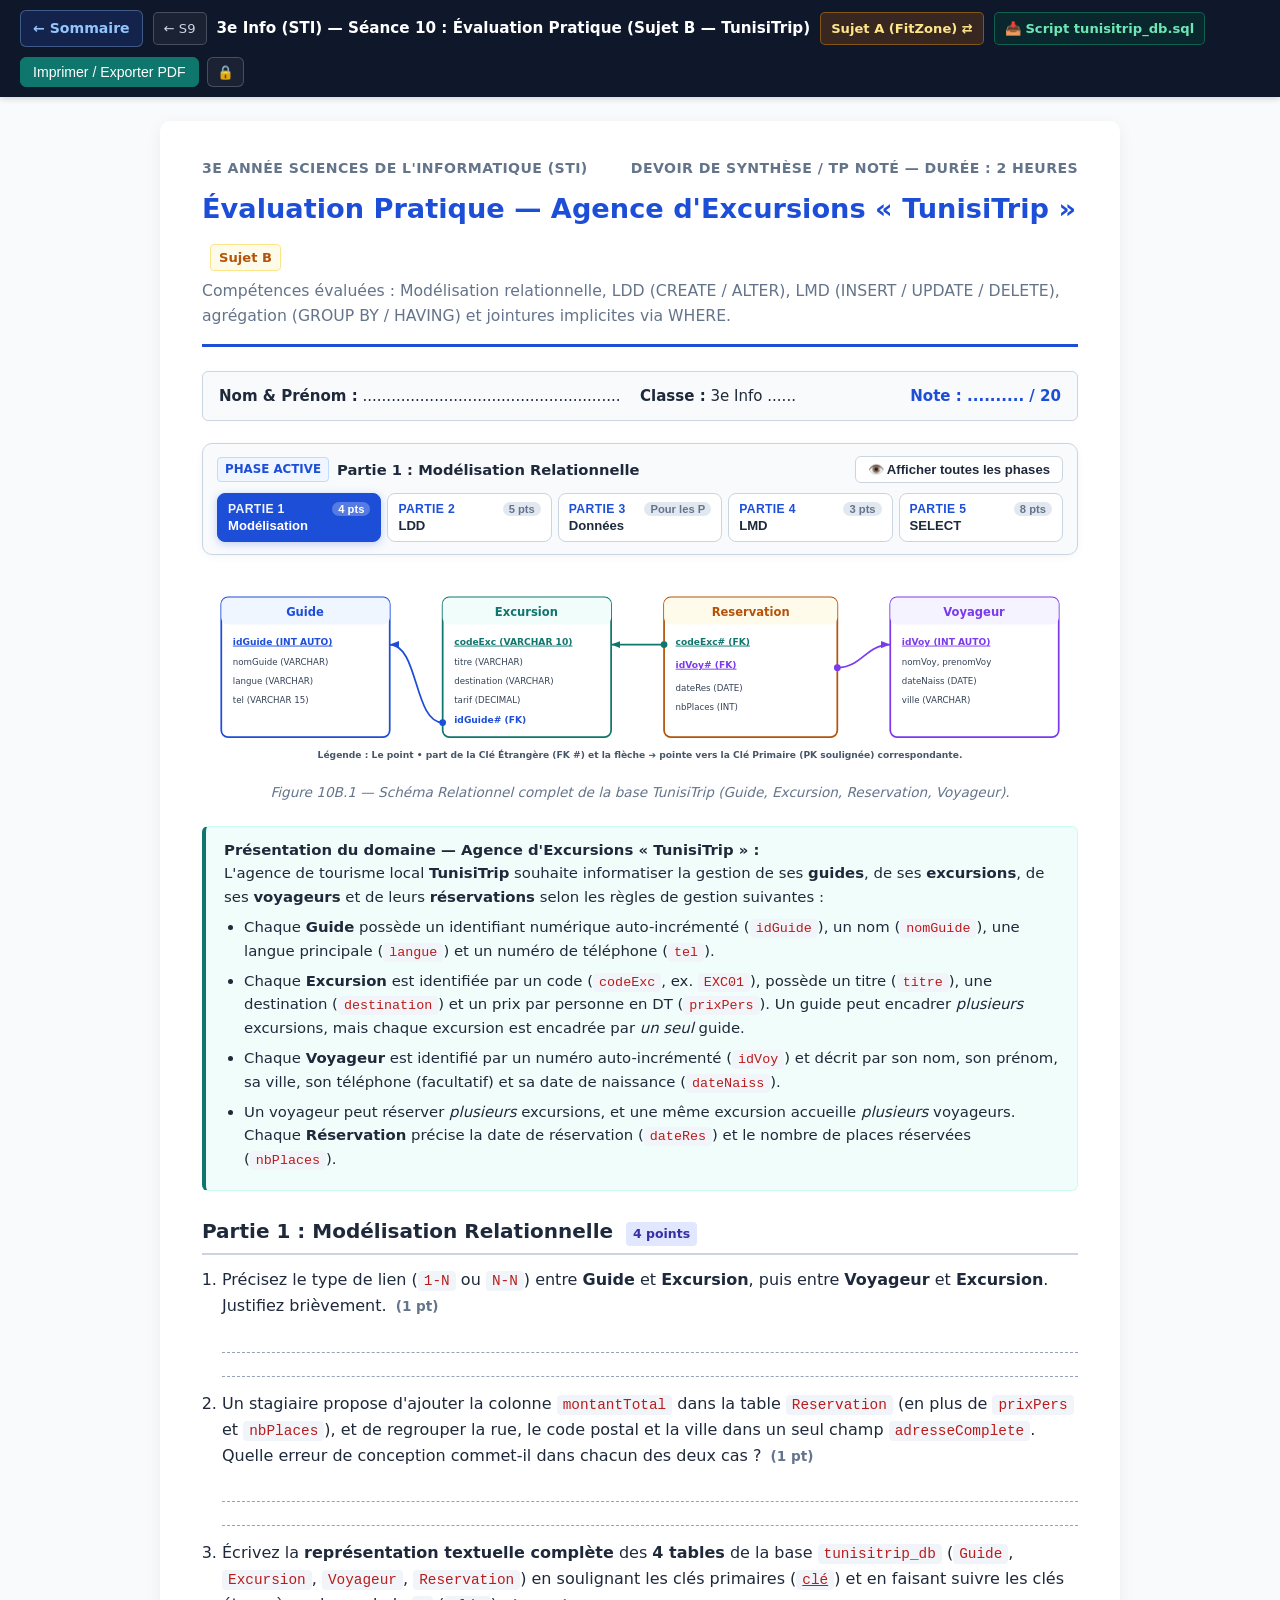
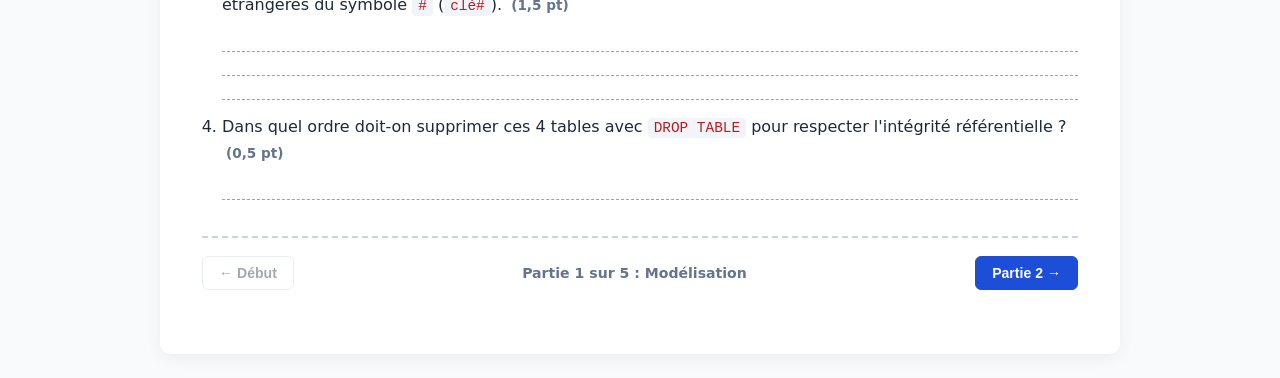
<file: seance10_sujet_b.html>
<!DOCTYPE html>
<html lang="fr">
<head>
  <meta charset="UTF-8">
  <meta name="viewport" content="width=device-width, initial-scale=1.0">
  <title>Séance 10 (Sujet B) — Évaluation Pratique de Synthèse : Bases de Données (3e Info)</title>
  <link rel="stylesheet" href="assets/style.css">
</head>
<body>

  <!-- Barre d'outils enseignant -->
  <div class="toolbar">
    <div class="toolbar-left">
      <a class="btn-back" href="index.html">← Sommaire</a>
      <a class="btn-nav" href="seance09.html">← S9</a>
      <span class="toolbar-title">3e Info (STI) — Séance 10 : Évaluation Pratique (Sujet B — TunisiTrip)</span>
      <a class="btn-variant" href="seance10.html">Sujet A (FitZone) ⇄</a>
      <a class="btn-sql" href="seance10_sujet_b_tunisitrip.sql" download>📥 Script tunisitrip_db.sql</a>
    </div>
    <div class="toolbar-actions">
      <button id="btnPlan" class="btn" type="button">Afficher le barème &amp; consignes prof</button>
      <button id="btnSolutions" class="btn" type="button">Afficher le corrigé</button>
      <button id="btnPrint" class="btn btn-print" type="button">Imprimer / Exporter PDF</button>
    </div>
  </div>

  <main class="container">

    <!-- En-tête -->
    <header class="sheet-header">
      <div class="meta-row">
        <span>3e Année Sciences de l'Informatique (STI)</span>
        <span>Devoir de Synthèse / TP Noté — Durée : 2 heures</span>
      </div>
      <h1>
        <span>Évaluation Pratique — Agence d'Excursions « TunisiTrip »</span>
        <span class="badge-variant">Sujet B</span>
      </h1>
      <p class="subtitle">Compétences évaluées : Modélisation relationnelle, LDD (CREATE / ALTER), LMD (INSERT / UPDATE / DELETE), agrégation (GROUP BY / HAVING) et jointures implicites via WHERE.</p>
    </header>

    <!-- Cartouche élève -->
    <div class="student-box">
      <div><strong>Nom &amp; Prénom :</strong> ......................................................</div>
      <div><strong>Classe :</strong> 3e Info ......</div>
      <div class="note-box">Note : .......... / 20</div>
    </div>

    <!-- Barème détaillé & organisation (visible si activé) -->
    <section class="teacher-plan">
      <h3 style="margin-top:0;">Barème détaillé (20 points) et déroulement conseillé (120 min) — Parallèle au Sujet A</h3>
      <table>
        <thead>
          <tr>
            <th>Partie</th>
            <th>Durée conseillée</th>
            <th>Détail du barème</th>
            <th>Total</th>
          </tr>
        </thead>
        <tbody>
          <tr>
            <td><strong>Partie 1 — Modélisation</strong></td>
            <td>20 min</td>
            <td>Q1 (1 pt) + Q2 (1 pt) + Q3 (1,5 pt) + Q4 (0,5 pt)</td>
            <td><strong>4 pts</strong></td>
          </tr>
          <tr>
            <td><strong>Partie 2 — LDD (SQL)</strong></td>
            <td>30 min</td>
            <td>Q1 (0,5 pt) + Q2 (1 pt) + Q3 (1,5 pt) + Q4 (1 pt) + Q5 (1 pt)</td>
            <td><strong>5 pts</strong></td>
          </tr>
          <tr>
            <td><strong>Partie 3 — LMD (Manipulation)</strong></td>
            <td>20 min</td>
            <td>Q1 (1 pt) + Q2 (1 pt) + Q3 (1 pt)</td>
            <td><strong>3 pts</strong></td>
          </tr>
          <tr>
            <td><strong>Partie 4 — Interrogation (SELECT)</strong></td>
            <td>50 min</td>
            <td>Q1 (0,5) + Q2 (0,5) + Q3 (1) + Q4 (1) + Q5 (1) + Q6 (1) + Q7 (1,5) + Q8 (1,5)</td>
            <td><strong>8 pts</strong></td>
          </tr>
          <tr>
            <td colspan="3" style="text-align:right;"><strong>TOTAL GÉNÉRAL</strong></td>
            <td><strong>20 pts</strong></td>
          </tr>
        </tbody>
      </table>
      <p style="margin:0; font-size:0.88rem;"><strong>Conseil de passation sur machine :</strong> Faire enregistrer toutes les requêtes SQL des parties 2, 3 et 4 dans un seul fichier <code>nom_prenom_tunisitrip.sql</code> commenté et testé sous phpMyAdmin.</p>
    </section>

    <!-- CONTEXTE -->
    <div class="diagram-wrap">
  <svg viewBox="0 0 910 200" width="100%" height="200" xmlns="http://www.w3.org/2000/svg" role="img" aria-label="Schéma Relationnel complet de tunisitrip_db">
    <defs>
      <marker id="arr-tt-b" viewBox="0 0 10 10" refX="9" refY="5" markerWidth="6" markerHeight="6" orient="auto">
        <path d="M 0 1.5 L 9 5 L 0 8.5 z" fill="#1d4ed8"/>
      </marker>
      <marker id="arr-tt-t" viewBox="0 0 10 10" refX="9" refY="5" markerWidth="6" markerHeight="6" orient="auto">
        <path d="M 0 1.5 L 9 5 L 0 8.5 z" fill="#0f766e"/>
      </marker>
      <marker id="arr-tt-p" viewBox="0 0 10 10" refX="9" refY="5" markerWidth="6" markerHeight="6" orient="auto">
        <path d="M 0 1.5 L 9 5 L 0 8.5 z" fill="#7c3aed"/>
      </marker>
    </defs>

    <!-- Table Guide -->
    <g transform="translate(20, 15)">
      <rect x="0" y="0" width="175" height="145" rx="7" fill="#ffffff" stroke="#1d4ed8" stroke-width="1.8"/>
      <rect x="0" y="0" width="175" height="28" rx="7" fill="#eff6ff"/>
      <text x="87" y="19" text-anchor="middle" font-size="12" font-weight="700" fill="#1d4ed8">Guide</text>
      <text x="12" y="49" font-size="9.5" font-weight="700" fill="#1d4ed8" text-decoration="underline">idGuide (INT AUTO)</text>
      <text x="12" y="70" font-size="9" fill="#334155">nomGuide (VARCHAR)</text>
      <text x="12" y="90" font-size="9" fill="#334155">langue (VARCHAR)</text>
      <text x="12" y="110" font-size="9" fill="#334155">tel (VARCHAR 15)</text>
    </g>

    <!-- Table Excursion -->
    <g transform="translate(250, 15)">
      <rect x="0" y="0" width="175" height="145" rx="7" fill="#ffffff" stroke="#0f766e" stroke-width="1.8"/>
      <rect x="0" y="0" width="175" height="28" rx="7" fill="#f0fdfa"/>
      <text x="87" y="19" text-anchor="middle" font-size="12" font-weight="700" fill="#0f766e">Excursion</text>
      <text x="12" y="49" font-size="9.5" font-weight="700" fill="#0f766e" text-decoration="underline">codeExc (VARCHAR 10)</text>
      <text x="12" y="70" font-size="9" fill="#334155">titre (VARCHAR)</text>
      <text x="12" y="90" font-size="9" fill="#334155">destination (VARCHAR)</text>
      <text x="12" y="110" font-size="9" fill="#334155">tarif (DECIMAL)</text>
      <text x="12" y="130" font-size="9.5" font-weight="700" fill="#1d4ed8">idGuide# (FK)</text>
    </g>

    <!-- Table Reservation -->
    <g transform="translate(480, 15)">
      <rect x="0" y="0" width="180" height="145" rx="7" fill="#ffffff" stroke="#b45309" stroke-width="1.8"/>
      <rect x="0" y="0" width="180" height="28" rx="7" fill="#fffbeb"/>
      <text x="90" y="19" text-anchor="middle" font-size="12" font-weight="700" fill="#b45309">Reservation</text>
      <text x="12" y="49" font-size="9.5" font-weight="700" fill="#0f766e" text-decoration="underline">codeExc# (FK)</text>
      <text x="12" y="73" font-size="9.5" font-weight="700" fill="#7c3aed" text-decoration="underline">idVoy# (FK)</text>
      <text x="12" y="97" font-size="9" fill="#334155">dateRes (DATE)</text>
      <text x="12" y="117" font-size="9" fill="#334155">nbPlaces (INT)</text>
    </g>

    <!-- Table Voyageur -->
    <g transform="translate(715, 15)">
      <rect x="0" y="0" width="175" height="145" rx="7" fill="#ffffff" stroke="#7c3aed" stroke-width="1.8"/>
      <rect x="0" y="0" width="175" height="28" rx="7" fill="#f5f3ff"/>
      <text x="87" y="19" text-anchor="middle" font-size="12" font-weight="700" fill="#7c3aed">Voyageur</text>
      <text x="12" y="49" font-size="9.5" font-weight="700" fill="#7c3aed" text-decoration="underline">idVoy (INT AUTO)</text>
      <text x="12" y="70" font-size="9" fill="#334155">nomVoy, prenomVoy</text>
      <text x="12" y="90" font-size="9" fill="#334155">dateNaiss (DATE)</text>
      <text x="12" y="110" font-size="9" fill="#334155">ville (VARCHAR)</text>
    </g>

    <!-- Connecteurs d'intégrité référentielle (Point FK • ➔ Clé Primaire PK) -->
    <!-- 1. Excursion.idGuide# -> Guide.idGuide -->
    <circle cx="250" cy="145" r="3.5" fill="#1d4ed8"/>
    <path d="M 250 145 C 220 145, 225 64, 195 64" fill="none" stroke="#1d4ed8" stroke-width="1.8" marker-end="url(#arr-tt-b)"/>

    <!-- 2. Reservation.codeExc# -> Excursion.codeExc -->
    <circle cx="480" cy="64" r="3.5" fill="#0f766e"/>
    <path d="M 480 64 L 425 64" fill="none" stroke="#0f766e" stroke-width="1.8" marker-end="url(#arr-tt-t)"/>

    <!-- 3. Reservation.idVoy# -> Voyageur.idVoy -->
    <circle cx="660" cy="88" r="3.5" fill="#7c3aed"/>
    <path d="M 660 88 C 685 88, 690 64, 715 64" fill="none" stroke="#7c3aed" stroke-width="1.8" marker-end="url(#arr-tt-p)"/>

    <text x="455" y="182" text-anchor="middle" font-size="9.5" font-weight="600" fill="#475569">Légende : Le point • part de la Clé Étrangère (FK #) et la flèche ➔ pointe vers la Clé Primaire (PK soulignée) correspondante.</text>
  </svg>
  <div class="diagram-caption">Figure 10B.1 — Schéma Relationnel complet de la base TunisiTrip (Guide, Excursion, Reservation, Voyageur).</div>
</div>
<div class="context-box">
      <strong>Présentation du domaine — Agence d'Excursions « TunisiTrip » :</strong><br>
      L'agence de tourisme local <strong>TunisiTrip</strong> souhaite informatiser la gestion de ses <strong>guides</strong>, de ses <strong>excursions</strong>, de ses <strong>voyageurs</strong> et de leurs <strong>réservations</strong> selon les règles de gestion suivantes :
      <ul style="margin:6px 0 0; padding-left:20px;">
        <li>Chaque <strong>Guide</strong> possède un identifiant numérique auto-incrémenté (<code>idGuide</code>), un nom (<code>nomGuide</code>), une langue principale (<code>langue</code>) et un numéro de téléphone (<code>tel</code>).</li>
        <li>Chaque <strong>Excursion</strong> est identifiée par un code (<code>codeExc</code>, ex. <code>EXC01</code>), possède un titre (<code>titre</code>), une destination (<code>destination</code>) et un prix par personne en DT (<code>prixPers</code>). Un guide peut encadrer <em>plusieurs</em> excursions, mais chaque excursion est encadrée par <em>un seul</em> guide.</li>
        <li>Chaque <strong>Voyageur</strong> est identifié par un numéro auto-incrémenté (<code>idVoy</code>) et décrit par son nom, son prénom, sa ville, son téléphone (facultatif) et sa date de naissance (<code>dateNaiss</code>).</li>
        <li>Un voyageur peut réserver <em>plusieurs</em> excursions, et une même excursion accueille <em>plusieurs</em> voyageurs. Chaque <strong>Réservation</strong> précise la date de réservation (<code>dateRes</code>) et le nombre de places réservées (<code>nbPlaces</code>).</li>
      </ul>
    </div>

    <!-- PARTIE 1 -->
    <section class="phase">
      <h2>
        <span>Partie 1 : Modélisation Relationnelle</span>
        <span class="badge-pts">4 points</span>
      </h2>

      <ol class="questions">
        <li>
          Précisez le type de lien (<code>1-N</code> ou <code>N-N</code>) entre <strong>Guide</strong> et <strong>Excursion</strong>, puis entre <strong>Voyageur</strong> et <strong>Excursion</strong>. Justifiez brièvement. <span class="q-pts">(1 pt)</span>
          <div class="answer-lines"><div class="answer-line"></div><div class="answer-line"></div></div>
        </li>
        <li>
          Un stagiaire propose d'ajouter la colonne <code>montantTotal</code> dans la table <code>Reservation</code> (en plus de <code>prixPers</code> et <code>nbPlaces</code>), et de regrouper la rue, le code postal et la ville dans un seul champ <code>adresseComplete</code>. Quelle erreur de conception commet-il dans chacun des deux cas ? <span class="q-pts">(1 pt)</span>
          <div class="answer-lines"><div class="answer-line"></div><div class="answer-line"></div></div>
        </li>
        <li>
          Écrivez la <strong>représentation textuelle complète</strong> des <strong>4 tables</strong> de la base <code>tunisitrip_db</code> (<code>Guide</code>, <code>Excursion</code>, <code>Voyageur</code>, <code>Reservation</code>) en soulignant les clés primaires (<code><u>clé</u></code>) et en faisant suivre les clés étrangères du symbole <code>#</code> (<code>clé#</code>). <span class="q-pts">(1,5 pt)</span>
          <div class="answer-lines"><div class="answer-line"></div><div class="answer-line"></div><div class="answer-line"></div></div>
        </li>
        <li>
          Dans quel ordre doit-on supprimer ces 4 tables avec <code>DROP TABLE</code> pour respecter l'intégrité référentielle ? <span class="q-pts">(0,5 pt)</span>
          <div class="answer-lines"><div class="answer-line"></div></div>
        </li>
      </ol>

      <div class="solution">
        <span class="solution-label">Corrigé — Partie 1 (4 pts)</span>
        <p><strong>1. Types de liens (1 pt) :</strong><br>
          • <code>Guide</code> — <code>Excursion</code> : <strong>1-N</strong> (un guide encadre plusieurs excursions, une excursion a un seul guide).<br>
          • <code>Voyageur</code> — <code>Excursion</code> : <strong>N-N</strong> (un voyageur peut réserver plusieurs excursions, et réciproquement), d'où la table d'association <code>Reservation</code>.
        </p>
        <p><strong>2. Erreurs de conception (1 pt) :</strong><br>
          • <code>montantTotal</code> est un <strong>attribut calculé (dérivé)</strong> à partir de <code>prixPers * nbPlaces</code> : il crée un risque d'incohérence si le tarif ou le nombre de places change.<br>
          • <code>adresseComplete</code> viole la règle d'<strong>atomicité</strong> (attribut composé qui empêche de filtrer ou regrouper facilement par ville ou code postal).
        </p>
        <p><strong>3. Modèle relationnel (1,5 pt) :</strong></p>
        <div class="schema-list">
          <strong>Guide</strong> (<span class="pk"><u>idGuide</u></span>, nomGuide, langue, tel)<br>
          <strong>Excursion</strong> (<span class="pk"><u>codeExc</u></span>, titre, destination, prixPers, <span class="fk">idGuide#</span>)<br>
          <strong>Voyageur</strong> (<span class="pk"><u>idVoy</u></span>, nom, prenom, ville, tel, dateNaiss)<br>
          <strong>Reservation</strong> (<span class="pk"><u>idVoy#</u></span>, <span class="pk"><u>codeExc#</u></span>, dateRes, nbPlaces)
        </div>
        <p style="margin-bottom:0;"><strong>4. Ordre de suppression (0,5 pt) :</strong> Filles avant mères : <code>Reservation</code> d'abord, puis <code>Excursion</code>, et enfin <code>Guide</code> et <code>Voyageur</code>.</p>
      </div>
    </section>

    <!-- PARTIE 2 -->
    <section class="phase page-break">
      <h2>
        <span>Partie 2 : Langage de Définition de Données (LDD)</span>
        <span class="badge-pts">5 points</span>
      </h2>

      <ol class="questions">
        <li>
          Créez la base de données <code>tunisitrip_db</code> (après suppression si elle existe déjà) et sélectionnez-la. <span class="q-pts">(0,5 pt)</span>
        </li>
        <li>
          Créez les tables mères <code>Guide</code> et <code>Voyageur</code> : <span class="q-pts">(1 pt)</span>
          <ul>
            <li><code>Guide</code> : <code>idGuide</code> (entier auto-incrémenté, PK), <code>nomGuide</code> (VARCHAR 40, obligatoire), <code>langue</code> (VARCHAR 30, obligatoire), <code>tel</code> (VARCHAR 15, obligatoire et <strong>unique</strong>).</li>
            <li><code>Voyageur</code> : <code>idVoy</code> (entier auto-incrémenté, PK), <code>nom</code> (VARCHAR 40, obligatoire), <code>prenom</code> (VARCHAR 40, obligatoire), <code>ville</code> (VARCHAR 30, obligatoire), <code>tel</code> (VARCHAR 15, facultatif), <code>dateNaiss</code> (DATE, obligatoire).</li>
          </ul>
        </li>
        <li>
          Créez la table <code>Excursion</code> : <code>codeExc</code> (VARCHAR 10, PK), <code>titre</code> (VARCHAR 50, obligatoire), <code>destination</code> (VARCHAR 30, obligatoire), <code>prixPers</code> (DECIMAL(8,3), obligatoire et <strong>strictement positif</strong>), <code>idGuide</code> (clé étrangère vers <code>Guide</code> avec <code>ON DELETE RESTRICT</code> et <code>ON UPDATE CASCADE</code>). <span class="q-pts">(1,5 pt)</span>
        </li>
        <li>
          Créez la table <code>Reservation</code> : <code>idVoy</code>, <code>codeExc</code>, <code>dateRes</code> (DATE, obligatoire), <code>nbPlaces</code> (INT, valeur par défaut <code>1</code>, compris entre <code>1</code> et <code>10</code> inclus). Déclarez la <strong>clé primaire composée</strong> et les <strong>deux clés étrangères</strong> (avec <code>ON DELETE CASCADE</code> vers <code>Voyageur</code> et <code>ON DELETE RESTRICT</code> vers <code>Excursion</code>). <span class="q-pts">(1 pt)</span>
        </li>
        <li>
          <strong>Évolution de structure (<code>ALTER TABLE</code>) :</strong> <span class="q-pts">(1 pt)</span>
          <ul>
            <li>Ajoutez à la table <code>Voyageur</code> une colonne <code>email</code> (<code>VARCHAR(80)</code>, facultative et unique).</li>
            <li>Agrandissez la colonne <code>destination</code> de la table <code>Excursion</code> à <code>VARCHAR(50)</code> (toujours obligatoire).</li>
          </ul>
        </li>
      </ol>

      <div class="answer-lines">
        <div class="answer-line"></div>
        <div class="answer-line"></div>
        <div class="answer-line"></div>
        <div class="answer-line"></div>
      </div>

      <div class="solution">
        <span class="solution-label">Corrigé — Partie 2 : Script LDD complet (5 pts)</span>
        <pre class="sql-block"><span class="cm">-- 1. Base de données (0,5 pt)</span>
<span class="kw">DROP DATABASE IF EXISTS</span> tunisitrip_db;
<span class="kw">CREATE DATABASE</span> tunisitrip_db <span class="kw">CHARACTER SET</span> utf8mb4 <span class="kw">COLLATE</span> utf8mb4_unicode_ci;
<span class="kw">USE</span> tunisitrip_db;

<span class="cm">-- 2. Tables mères Guide et Voyageur (1 pt)</span>
<span class="kw">CREATE TABLE</span> Guide (
    idGuide  <span class="ty">INT</span> <span class="kw">AUTO_INCREMENT</span>,
    nomGuide <span class="ty">VARCHAR(40)</span> <span class="kw">NOT NULL</span>,
    langue   <span class="ty">VARCHAR(30)</span> <span class="kw">NOT NULL</span>,
    tel      <span class="ty">VARCHAR(15)</span> <span class="kw">NOT NULL</span>,
    <span class="kw">CONSTRAINT</span> pk_guide     <span class="kw">PRIMARY KEY</span> (idGuide),
    <span class="kw">CONSTRAINT</span> uq_guide_tel <span class="kw">UNIQUE</span> (tel)
);

<span class="kw">CREATE TABLE</span> Voyageur (
    idVoy     <span class="ty">INT</span> <span class="kw">AUTO_INCREMENT</span>,
    nom       <span class="ty">VARCHAR(40)</span> <span class="kw">NOT NULL</span>,
    prenom    <span class="ty">VARCHAR(40)</span> <span class="kw">NOT NULL</span>,
    ville     <span class="ty">VARCHAR(30)</span> <span class="kw">NOT NULL</span>,
    tel       <span class="ty">VARCHAR(15)</span> <span class="kw">NULL</span>,
    dateNaiss <span class="ty">DATE</span>        <span class="kw">NOT NULL</span>,
    <span class="kw">CONSTRAINT</span> pk_voyageur <span class="kw">PRIMARY KEY</span> (idVoy)
);

<span class="cm">-- 3. Table Excursion (1,5 pt)</span>
<span class="kw">CREATE TABLE</span> Excursion (
    codeExc     <span class="ty">VARCHAR(10)</span>,
    titre       <span class="ty">VARCHAR(50)</span>  <span class="kw">NOT NULL</span>,
    destination <span class="ty">VARCHAR(30)</span>  <span class="kw">NOT NULL</span>,
    prixPers    <span class="ty">DECIMAL(8,3)</span> <span class="kw">NOT NULL</span>,
    idGuide     <span class="ty">INT</span>          <span class="kw">NOT NULL</span>,
    <span class="kw">CONSTRAINT</span> pk_excursion   <span class="kw">PRIMARY KEY</span> (codeExc),
    <span class="kw">CONSTRAINT</span> chk_prix_pers  <span class="kw">CHECK</span> (prixPers &gt; 0),
    <span class="kw">CONSTRAINT</span> fk_exc_guide   <span class="kw">FOREIGN KEY</span> (idGuide)
        <span class="kw">REFERENCES</span> Guide(idGuide)
        <span class="kw">ON DELETE RESTRICT ON UPDATE CASCADE</span>
);

<span class="cm">-- 4. Table d'association Reservation (1 pt)</span>
<span class="kw">CREATE TABLE</span> Reservation (
    idVoy    <span class="ty">INT</span>,
    codeExc  <span class="ty">VARCHAR(10)</span>,
    dateRes  <span class="ty">DATE</span> <span class="kw">NOT NULL</span>,
    nbPlaces <span class="ty">INT</span>  <span class="kw">NOT NULL DEFAULT</span> 1,
    <span class="kw">CONSTRAINT</span> pk_res        <span class="kw">PRIMARY KEY</span> (idVoy, codeExc),
    <span class="kw">CONSTRAINT</span> chk_nb_places <span class="kw">CHECK</span> (nbPlaces <span class="kw">BETWEEN</span> 1 <span class="kw">AND</span> 10),
    <span class="kw">CONSTRAINT</span> fk_res_voy    <span class="kw">FOREIGN KEY</span> (idVoy)
        <span class="kw">REFERENCES</span> Voyageur(idVoy)
        <span class="kw">ON DELETE CASCADE ON UPDATE CASCADE</span>,
    <span class="kw">CONSTRAINT</span> fk_res_exc    <span class="kw">FOREIGN KEY</span> (codeExc)
        <span class="kw">REFERENCES</span> Excursion(codeExc)
        <span class="kw">ON DELETE RESTRICT ON UPDATE CASCADE</span>
);

<span class="cm">-- 5. Évolutions ALTER TABLE (1 pt)</span>
<span class="kw">ALTER TABLE</span> Voyageur  <span class="kw">ADD</span> email <span class="ty">VARCHAR(80)</span> <span class="kw">NULL UNIQUE</span>;
<span class="kw">ALTER TABLE</span> Excursion <span class="kw">MODIFY</span> destination <span class="ty">VARCHAR(50)</span> <span class="kw">NOT NULL</span>;</pre>
      </div>
    </section>

    <!-- JEU DE DONNEES DE REFERENCE -->
    <section class="phase page-break">
      <h2>
        <span>Jeu de données de référence (tunisitrip_db)</span>
        <span class="badge-pts">Pour les Parties 3 et 4</span>
      </h2>

      <div class="data-grid">
        <div>
          <strong>Table <code>Guide</code></strong>
          <table>
            <thead><tr><th>idGuide</th><th>nomGuide</th><th>langue</th><th>tel</th></tr></thead>
            <tbody>
              <tr><td>1</td><td>Ben Amor</td><td>Français</td><td>22110022</td></tr>
              <tr><td>2</td><td>Sassi</td><td>Anglais</td><td>55330044</td></tr>
              <tr><td>3</td><td>Mabrouk</td><td>Italien</td><td>98550066</td></tr>
            </tbody>
          </table>
        </div>
        <div>
          <strong>Table <code>Excursion</code></strong>
          <table>
            <thead><tr><th>codeExc</th><th>titre</th><th>destination</th><th>prixPers</th><th>idGuide</th></tr></thead>
            <tbody>
              <tr><td>EXC01</td><td>Désert et Oasis</td><td>Tozeur</td><td>180.000</td><td>1</td></tr>
              <tr><td>EXC02</td><td>Circuit Médina</td><td>Kairouan</td><td>95.000</td><td>1</td></tr>
              <tr><td>EXC03</td><td>Plongée et Mer</td><td>Tabarka</td><td>140.000</td><td>2</td></tr>
              <tr><td>EXC04</td><td>Dunes du Sud</td><td>Douz</td><td>160.000</td><td>3</td></tr>
              <tr><td>EXC05</td><td>Croisière Île</td><td>Djerba</td><td>210.000</td><td>2</td></tr>
            </tbody>
          </table>
        </div>
      </div>

      <div class="data-grid">
        <div>
          <strong>Table <code>Voyageur</code></strong>
          <table>
            <thead><tr><th>idVoy</th><th>nom</th><th>prenom</th><th>ville</th><th>tel</th><th>dateNaiss</th></tr></thead>
            <tbody>
              <tr><td>1</td><td>Gharbi</td><td>Adam</td><td>Sousse</td><td>22887766</td><td>2008-04-12</td></tr>
              <tr><td>2</td><td>Trabelsi</td><td>Nour</td><td>Tunis</td><td>55998877</td><td>2007-09-25</td></tr>
              <tr><td>3</td><td>Khelifi</td><td>Rayen</td><td>Sousse</td><td><em>NULL</em></td><td>2009-01-18</td></tr>
              <tr><td>4</td><td>Jaziri</td><td>Ines</td><td>Sfax</td><td>98223344</td><td>2008-06-05</td></tr>
              <tr><td>5</td><td>Mansouri</td><td>Fares</td><td>Sousse</td><td>29445566</td><td>2007-12-03</td></tr>
              <tr><td>6</td><td>Bouazizi</td><td>Yasmine</td><td>Tunis</td><td>50667788</td><td>2009-03-22</td></tr>
            </tbody>
          </table>
        </div>
        <div>
          <strong>Table <code>Reservation</code></strong>
          <table>
            <thead><tr><th>idVoy</th><th>codeExc</th><th>dateRes</th><th>nbPlaces</th></tr></thead>
            <tbody>
              <tr><td>1</td><td>EXC01</td><td>2026-01-15</td><td>2</td></tr>
              <tr><td>1</td><td>EXC03</td><td>2026-02-10</td><td>1</td></tr>
              <tr><td>2</td><td>EXC04</td><td>2026-01-22</td><td>4</td></tr>
              <tr><td>3</td><td>EXC01</td><td>2026-02-18</td><td>1</td></tr>
              <tr><td>3</td><td>EXC02</td><td>2026-03-05</td><td>3</td></tr>
              <tr><td>4</td><td>EXC05</td><td>2026-03-20</td><td>2</td></tr>
              <tr><td>5</td><td>EXC01</td><td>2026-04-08</td><td>3</td></tr>
              <tr><td>5</td><td>EXC04</td><td>2026-04-14</td><td>2</td></tr>
            </tbody>
          </table>
        </div>
      </div>

      <div class="solution">
        <span class="solution-label">Script de peuplement complet (pour l'enseignant / test machine)</span>
        <pre class="sql-block"><span class="kw">INSERT INTO</span> Guide (nomGuide, langue, tel) <span class="kw">VALUES</span>
(<span class="str">'Ben Amor'</span>, <span class="str">'Français'</span>, <span class="str">'22110022'</span>),
(<span class="str">'Sassi'</span>,    <span class="str">'Anglais'</span>,  <span class="str">'55330044'</span>),
(<span class="str">'Mabrouk'</span>,  <span class="str">'Italien'</span>,  <span class="str">'98550066'</span>);

<span class="kw">INSERT INTO</span> Excursion (codeExc, titre, destination, prixPers, idGuide) <span class="kw">VALUES</span>
(<span class="str">'EXC01'</span>, <span class="str">'Désert et Oasis'</span>, <span class="str">'Tozeur'</span>,   180.000, 1),
(<span class="str">'EXC02'</span>, <span class="str">'Circuit Médina'</span>,  <span class="str">'Kairouan'</span>,  95.000, 1),
(<span class="str">'EXC03'</span>, <span class="str">'Plongée et Mer'</span>,  <span class="str">'Tabarka'</span>,  140.000, 2),
(<span class="str">'EXC04'</span>, <span class="str">'Dunes du Sud'</span>,    <span class="str">'Douz'</span>,     160.000, 3),
(<span class="str">'EXC05'</span>, <span class="str">'Croisière Île'</span>,   <span class="str">'Djerba'</span>,   210.000, 2);

<span class="kw">INSERT INTO</span> Voyageur (nom, prenom, ville, tel, dateNaiss) <span class="kw">VALUES</span>
(<span class="str">'Gharbi'</span>,   <span class="str">'Adam'</span>,    <span class="str">'Sousse'</span>, <span class="str">'22887766'</span>, <span class="str">'2008-04-12'</span>),
(<span class="str">'Trabelsi'</span>, <span class="str">'Nour'</span>,    <span class="str">'Tunis'</span>,  <span class="str">'55998877'</span>, <span class="str">'2007-09-25'</span>),
(<span class="str">'Khelifi'</span>,  <span class="str">'Rayen'</span>,   <span class="str">'Sousse'</span>, <span class="kw">NULL</span>,       <span class="str">'2009-01-18'</span>),
(<span class="str">'Jaziri'</span>,   <span class="str">'Ines'</span>,    <span class="str">'Sfax'</span>,   <span class="str">'98223344'</span>, <span class="str">'2008-06-05'</span>),
(<span class="str">'Mansouri'</span>, <span class="str">'Fares'</span>,   <span class="str">'Sousse'</span>, <span class="str">'29445566'</span>, <span class="str">'2007-12-03'</span>),
(<span class="str">'Bouazizi'</span>, <span class="str">'Yasmine'</span>, <span class="str">'Tunis'</span>,  <span class="str">'50667788'</span>, <span class="str">'2009-03-22'</span>);

<span class="kw">INSERT INTO</span> Reservation (idVoy, codeExc, dateRes, nbPlaces) <span class="kw">VALUES</span>
(1, <span class="str">'EXC01'</span>, <span class="str">'2026-01-15'</span>, 2), (1, <span class="str">'EXC03'</span>, <span class="str">'2026-02-10'</span>, 1),
(2, <span class="str">'EXC04'</span>, <span class="str">'2026-01-22'</span>, 4), (3, <span class="str">'EXC01'</span>, <span class="str">'2026-02-18'</span>, 1),
(3, <span class="str">'EXC02'</span>, <span class="str">'2026-03-05'</span>, 3), (4, <span class="str">'EXC05'</span>, <span class="str">'2026-03-20'</span>, 2),
(5, <span class="str">'EXC01'</span>, <span class="str">'2026-04-08'</span>, 3), (5, <span class="str">'EXC04'</span>, <span class="str">'2026-04-14'</span>, 2);</pre>
      </div>
    </section>

    <!-- PARTIE 3 -->
    <section class="phase">
      <h2>
        <span>Partie 3 : Langage de Manipulation de Données (LMD)</span>
        <span class="badge-pts">3 points</span>
      </h2>

      <div class="info-box">
        <strong>Consigne :</strong> Écrivez les requêtes LMD ci-dessous à partir du jeu de données de référence. <em>(Si vous travaillez sur machine, annulez vos tests ou réimportez le jeu de données initial avant la Partie 4.)</em>
      </div>

      <ol class="questions">
        <li>
          <strong>Insertion (<code>INSERT INTO</code>) :</strong> Insérez en une seule requête d'insertion multiple les deux premiers guides (<code>Ben Amor</code> et <code>Sassi</code>), puis insérez la réservation de la voyageuse <code>Yasmine Bouazizi</code> (<code>idVoy = 6</code>) pour l'excursion <code>EXC03</code> à la date du <code>2026-05-04</code> pour <code>2</code> places. <span class="q-pts">(1 pt)</span>
          <div class="answer-lines"><div class="answer-line"></div><div class="answer-line"></div></div>
        </li>
        <li>
          <strong>Mise à jour (<code>UPDATE</code>) :</strong> Appliquez une remise de <code>15%</code> sur le prix par personne (<code>prixPers</code>) de toutes les excursions encadrées par le guide n°<code>2</code>, puis renseignez le téléphone <code>'52113355'</code> pour le voyageur <code>Rayen Khelifi</code> (<code>idVoy = 3</code>). <span class="q-pts">(1 pt)</span>
          <div class="answer-lines"><div class="answer-line"></div><div class="answer-line"></div></div>
        </li>
        <li>
          <strong>Suppression (<code>DELETE</code>) :</strong> Supprimez de la table <code>Reservation</code> la réservation du voyageur <code>3</code> pour l'excursion <code>'EXC01'</code>. Expliquez ensuite en une phrase ce qui se passerait si l'on exécutait <code>DELETE FROM Excursion WHERE codeExc = 'EXC01';</code>. <span class="q-pts">(1 pt)</span>
          <div class="answer-lines"><div class="answer-line"></div><div class="answer-line"></div></div>
        </li>
      </ol>

      <div class="solution">
        <span class="solution-label">Corrigé — Partie 3 : LMD (3 pts)</span>
        <pre class="sql-block"><span class="cm">-- 1. Insertions (1 pt)</span>
<span class="kw">INSERT INTO</span> Guide (nomGuide, langue, tel) <span class="kw">VALUES</span>
(<span class="str">'Ben Amor'</span>, <span class="str">'Français'</span>, <span class="str">'22110022'</span>),
(<span class="str">'Sassi'</span>,    <span class="str">'Anglais'</span>,  <span class="str">'55330044'</span>);

<span class="kw">INSERT INTO</span> Reservation (idVoy, codeExc, dateRes, nbPlaces)
<span class="kw">VALUES</span> (6, <span class="str">'EXC03'</span>, <span class="str">'2026-05-04'</span>, 2);

<span class="cm">-- 2. Mises à jour (1 pt)</span>
<span class="kw">UPDATE</span> Excursion
<span class="kw">SET</span> prixPers = prixPers * 0.85
<span class="kw">WHERE</span> idGuide = 2;

<span class="kw">UPDATE</span> Voyageur
<span class="kw">SET</span> tel = <span class="str">'52113355'</span>
<span class="kw">WHERE</span> idVoy = 3;

<span class="cm">-- 3. Suppression ciblée (1 pt)</span>
<span class="kw">DELETE FROM</span> Reservation
<span class="kw">WHERE</span> idVoy = 3 <span class="kw">AND</span> codeExc = <span class="str">'EXC01'</span>;</pre>
        <p style="margin-bottom:0;"><strong>Effet de <code>DELETE FROM Excursion WHERE codeExc = 'EXC01';</code> :</strong> La suppression est <strong>bloquée (refusée)</strong> grâce à la contrainte <code>ON DELETE RESTRICT</code> définie sur <code>fk_res_exc</code>, car l'excursion <code>EXC01</code> est encore référencée par d'autres réservations dans <code>Reservation</code> (voyageurs 1 et 5).</p>
      </div>
    </section>

    <!-- PARTIE 4 -->
    <section class="phase page-break">
      <h2>
        <span>Partie 4 : Interrogation de la Base (Requêtes SELECT)</span>
        <span class="badge-pts">8 points</span>
      </h2>

      <div class="info-box">
        <strong>Rappel méthodologique :</strong> Toutes les jointures doivent être rédigées sous forme de <strong>jointures implicites dans la clause <code>WHERE</code></strong> (<code>FROM T1, T2 WHERE T1.pk = T2.fk</code>) avec des alias de tables si nécessaire.
      </div>

      <ol class="questions">
        <li>
          <strong>Filtrage et <code>NULL</code> :</strong> Afficher l'identifiant, le nom et le prénom des voyageurs habitant à <code>'Sousse'</code> qui n'ont pas renseigné de numéro de téléphone. <span class="q-pts">(0,5 pt)</span>
          <div class="answer-lines"><div class="answer-line"></div></div>
        </li>
        <li>
          <strong>Motifs et intervalles :</strong> Afficher le code, le titre et le prix par personne des excursions dont le prix est compris entre <code>100</code> et <code>200 DT</code> inclus et dont le titre contient le mot <code>'Désert'</code> ou <code>'Dunes'</code>, triés par prix décroissant. <span class="q-pts">(0,5 pt)</span>
          <div class="answer-lines"><div class="answer-line"></div></div>
        </li>
        <li>
          <strong>Fonctions scalaires (chaînes et dates) :</strong> Afficher le nom complet formaté des voyageurs sous la forme <code>GHARBI Adam</code> (alias <code>Voyageur</code>) et leur année de naissance (alias <code>Annee_Naiss</code>), uniquement pour ceux nés en <code>2008</code> ou <code>2009</code>. <span class="q-pts">(1 pt)</span>
          <div class="answer-lines"><div class="answer-line"></div><div class="answer-line"></div></div>
        </li>
        <li>
          <strong>Regroupement et <code>HAVING</code> :</strong> Afficher pour chaque ville le nombre de voyageurs enregistrés (alias <code>Nb_Voyageurs</code>), en ne conservant que les villes qui comptent <strong>au moins 2 voyageurs</strong>, triées par effectif décroissant. <span class="q-pts">(1 pt)</span>
          <div class="answer-lines"><div class="answer-line"></div><div class="answer-line"></div></div>
        </li>
        <li>
          <strong>Jointure implicite (2 tables) :</strong> Afficher le titre de chaque excursion, sa destination, son prix par personne ainsi que le nom (<code>nomGuide</code>) et la langue du guide qui l'encadre, triés par nom de guide croissant. <span class="q-pts">(1 pt)</span>
          <div class="answer-lines"><div class="answer-line"></div><div class="answer-line"></div></div>
        </li>
        <li>
          <strong>Jointure implicite (3 tables) et calcul :</strong> Afficher le détail complet des réservations réalisées au <strong>premier trimestre 2026</strong> (mois 1, 2 ou 3) : nom et prénom du voyageur, titre de l'excursion, date de réservation, nombre de places et <strong>montant payé</strong> (<code>prixPers * nbPlaces</code>, alias <code>Montant_DT</code>). <span class="q-pts">(1 pt)</span>
          <div class="answer-lines"><div class="answer-line"></div><div class="answer-line"></div></div>
        </li>
        <li>
          <strong>Jointure + <code>GROUP BY</code> :</strong> Afficher pour chaque excursion ayant enregistré au moins une réservation : son code, son titre, le nombre de réservations (<code>Nb_Res</code>) et la recette totale générée (<code>SUM(prixPers * nbPlaces)</code>, alias <code>Recette_DT</code>), triés par recette décroissante. <span class="q-pts">(1,5 pt)</span>
          <div class="answer-lines"><div class="answer-line"></div><div class="answer-line"></div></div>
        </li>
        <li>
          <strong>Synthèse (4 tables + <code>WHERE</code> + <code>GROUP BY</code> + <code>HAVING</code>) :</strong> En ne tenant compte que des voyageurs habitant à <code>'Sousse'</code>, afficher le nom de chaque guide (<code>nomGuide</code>) et le chiffre d'affaires total généré par ses excursions auprès des voyageurs soussiens (<code>CA_Sousse</code>), uniquement pour les guides dont ce chiffre d'affaires dépasse <code>500 DT</code>. <span class="q-pts">(1,5 pt)</span>
          <div class="answer-lines"><div class="answer-line"></div><div class="answer-line"></div></div>
        </li>
      </ol>

      <div class="solution">
        <span class="solution-label">Corrigé — Partie 4 : Requêtes SELECT (8 pts)</span>
        <pre class="sql-block"><span class="cm">-- 1. Voyageurs de Sousse sans téléphone (0,5 pt) → 1 ligne : Rayen Khelifi</span>
<span class="kw">SELECT</span> idVoy, nom, prenom
<span class="kw">FROM</span> Voyageur
<span class="kw">WHERE</span> ville = <span class="str">'Sousse'</span> <span class="kw">AND</span> tel <span class="kw">IS NULL</span>;

<span class="cm">-- 2. Excursions entre 100 et 200 DT contenant Désert ou Dunes (0,5 pt) → EXC01 (180), EXC04 (160)</span>
<span class="kw">SELECT</span> codeExc, titre, prixPers
<span class="kw">FROM</span> Excursion
<span class="kw">WHERE</span> prixPers <span class="kw">BETWEEN</span> 100 <span class="kw">AND</span> 200
  <span class="kw">AND</span> (titre <span class="kw">LIKE</span> <span class="str">'%Désert%'</span> <span class="kw">OR</span> titre <span class="kw">LIKE</span> <span class="str">'%Dunes%'</span>)
<span class="kw">ORDER BY</span> prixPers <span class="kw">DESC</span>;

<span class="cm">-- 3. Nom complet formaté et année de naissance 2008/2009 (1 pt) → 4 lignes</span>
<span class="kw">SELECT</span> <span class="fn">CONCAT</span>(<span class="fn">UPPER</span>(nom), <span class="str">' '</span>, prenom) <span class="kw">AS</span> Voyageur,
       <span class="fn">YEAR</span>(dateNaiss) <span class="kw">AS</span> Annee_Naiss
<span class="kw">FROM</span> Voyageur
<span class="kw">WHERE</span> <span class="fn">YEAR</span>(dateNaiss) <span class="kw">IN</span> (2008, 2009);

<span class="cm">-- 4. Villes comptant au moins 2 voyageurs (1 pt) → Sousse (3), Tunis (2)</span>
<span class="kw">SELECT</span> ville, <span class="fn">COUNT</span>(*) <span class="kw">AS</span> Nb_Voyageurs
<span class="kw">FROM</span> Voyageur
<span class="kw">GROUP BY</span> ville
<span class="kw">HAVING</span> <span class="fn">COUNT</span>(*) &gt;= 2
<span class="kw">ORDER BY</span> Nb_Voyageurs <span class="kw">DESC</span>;

<span class="cm">-- 5. Jointure implicite 2 tables : Excursion + Guide (1 pt) → 5 lignes</span>
<span class="kw">SELECT</span> E.titre, E.destination, E.prixPers, G.nomGuide, G.langue
<span class="kw">FROM</span> Excursion E, Guide G
<span class="kw">WHERE</span> E.idGuide = G.idGuide
<span class="kw">ORDER BY</span> G.nomGuide <span class="kw">ASC</span>;

<span class="cm">-- 6. Jointure implicite 3 tables : T1 2026 + montant payé (1 pt) → 6 lignes</span>
<span class="kw">SELECT</span> V.nom, V.prenom, E.titre, R.dateRes, R.nbPlaces,
       (E.prixPers * R.nbPlaces) <span class="kw">AS</span> Montant_DT
<span class="kw">FROM</span> Voyageur V, Reservation R, Excursion E
<span class="kw">WHERE</span> V.idVoy = R.idVoy
  <span class="kw">AND</span> R.codeExc = E.codeExc
  <span class="kw">AND</span> <span class="fn">YEAR</span>(R.dateRes) = 2026
  <span class="kw">AND</span> <span class="fn">MONTH</span>(R.dateRes) <span class="kw">IN</span> (1, 2, 3);

<span class="cm">-- 7. Jointure + GROUP BY : Recette par excursion (1,5 pt)</span>
<span class="cm">-- Résultats : EXC01 (3 res, 1080 DT), EXC04 (2, 960 DT), EXC05 (1, 420 DT), EXC02 (1, 285 DT), EXC03 (1, 140 DT)</span>
<span class="kw">SELECT</span> E.codeExc, E.titre,
       <span class="fn">COUNT</span>(*) <span class="kw">AS</span> Nb_Res,
       <span class="fn">SUM</span>(E.prixPers * R.nbPlaces) <span class="kw">AS</span> Recette_DT
<span class="kw">FROM</span> Excursion E, Reservation R
<span class="kw">WHERE</span> E.codeExc = R.codeExc
<span class="kw">GROUP BY</span> E.codeExc, E.titre
<span class="kw">ORDER BY</span> Recette_DT <span class="kw">DESC</span>;

<span class="cm">-- 8. Jointure 4 tables + WHERE + GROUP BY + HAVING (1,5 pt)</span>
<span class="cm">-- Voyageurs de Sousse : Ben Amor (360+180+285+540 = 1365 DT > 500) ; Mabrouk (320 DT) ; Sassi (140 DT)</span>
<span class="kw">SELECT</span> G.nomGuide,
       <span class="fn">SUM</span>(E.prixPers * R.nbPlaces) <span class="kw">AS</span> CA_Sousse
<span class="kw">FROM</span> Guide G, Excursion E, Reservation R, Voyageur V
<span class="kw">WHERE</span> G.idGuide = E.idGuide
  <span class="kw">AND</span> E.codeExc = R.codeExc
  <span class="kw">AND</span> R.idVoy = V.idVoy
  <span class="kw">AND</span> V.ville = <span class="str">'Sousse'</span>
<span class="kw">GROUP BY</span> G.idGuide, G.nomGuide
<span class="kw">HAVING</span> <span class="fn">SUM</span>(E.prixPers * R.nbPlaces) &gt; 500;</pre>
      </div>
    </section>

  </main>

  <script src="assets/script.js"></script>
</body>
</html>
</file>
<file: assets/style.css>
/* ==========================================================================
   MODULE BASES DE DONNÉES — 3e ANNÉE SCIENCES DE L'INFORMATIQUE (STI)
   Feuille de styles commune (Design System unifié)
   ========================================================================== */

/* --------------------------------------------------------------------------
   1. VARIABLES & DESIGN TOKENS
   -------------------------------------------------------------------------- */
:root {
  --primary: #1d4ed8;
  --primary-light: #eff6ff;
  --accent: #0f766e;
  --accent-light: #f0fdfa;
  --warn: #b45309;
  --warn-light: #fffbeb;
  --corr: #15803d;
  --corr-light: #f0fdf4;
  --danger: #b91c1c;
  --danger-light: #fef2f2;
  --text: #1e293b;
  --muted: #64748b;
  --border: #cbd5e1;
  --bg: #f8fafc;
  --card: #ffffff;
  --code-bg: #0f172a;
  --code-text: #f8fafc;
}

/* --------------------------------------------------------------------------
   2. RESET DE BASE & TYPOGRAPHIE
   -------------------------------------------------------------------------- */
* {
  box-sizing: border-box;
}

body {
  font-family: "Segoe UI", system-ui, -apple-system, sans-serif;
  color: var(--text);
  background-color: var(--bg);
  line-height: 1.6;
  margin: 0;
  padding: 0;
}

h1, h2, h3, h4 {
  color: var(--text);
  margin-top: 0;
}

h2 {
  font-size: 1.25rem;
  border-bottom: 2px solid var(--border);
  padding-bottom: 6px;
  margin-top: 24px;
  margin-bottom: 12px;
}

h3 {
  font-size: 1.05rem;
  margin-top: 16px;
  margin-bottom: 8px;
}

p {
  margin: 0 0 10px;
}

a {
  color: var(--primary);
  text-decoration: none;
}

a:hover {
  text-decoration: underline;
}

code {
  font-family: Consolas, "Courier New", monospace;
  background: #f1f5f9;
  color: #b91c1c;
  padding: 2px 6px;
  border-radius: 4px;
  font-size: 0.9em;
}

ul, ol {
  margin: 8px 0 14px 20px;
  padding: 0;
}

li {
  margin-bottom: 6px;
}

ol.questions > li {
  margin-bottom: 12px;
}

/* --------------------------------------------------------------------------
   3. BARRE D'OUTILS COMMUNE (ÉCRAN)
   -------------------------------------------------------------------------- */
.toolbar {
  position: sticky;
  top: 0;
  z-index: 100;
  background: #0f172a;
  color: #ffffff;
  padding: 10px 20px;
  display: flex;
  flex-wrap: wrap;
  align-items: center;
  justify-content: space-between;
  gap: 10px;
  box-shadow: 0 2px 6px rgba(0, 0, 0, 0.15);
}

.toolbar-left {
  display: flex;
  align-items: center;
  gap: 10px;
  flex-wrap: wrap;
}

.toolbar-title {
  font-weight: 600;
  font-size: 0.95rem;
}

.toolbar-hint {
  font-size: 0.78rem;
  color: #94a3b8;
}

.toolbar-actions {
  display: flex;
  flex-wrap: wrap;
  gap: 8px;
}

.btn, .btn-back {
  border: 1px solid rgba(255, 255, 255, 0.25);
  background: #1e293b;
  color: #ffffff;
  padding: 6px 12px;
  border-radius: 6px;
  font-size: 0.88rem;
  cursor: pointer;
  text-decoration: none;
  display: inline-flex;
  align-items: center;
  gap: 5px;
  transition: all 0.2s ease;
}

.btn:hover {
  background: #334155;
  color: #ffffff;
  text-decoration: none;
}

.btn-back {
  color: #93c5fd;
  border-color: rgba(147, 197, 253, 0.35);
  background: rgba(30, 58, 138, 0.35);
  font-weight: 600;
}

.btn-back:hover {
  background: rgba(59, 130, 246, 0.45);
  color: #ffffff;
  border-color: #60a5fa;
}

.btn-nav {
  color: #cbd5e1;
  text-decoration: none;
  font-size: 0.82rem;
  font-weight: 500;
  padding: 5px 10px;
  border-radius: 5px;
  border: 1px solid rgba(255, 255, 255, 0.2);
  background: rgba(255, 255, 255, 0.05);
  transition: all 0.2s ease;
  display: inline-flex;
  align-items: center;
}

.btn-nav:hover {
  background: rgba(255, 255, 255, 0.15);
  color: #ffffff;
  text-decoration: none;
}

.btn-variant {
  color: #fde68a;
  text-decoration: none;
  font-size: 0.82rem;
  font-weight: 600;
  padding: 5px 10px;
  border-radius: 5px;
  border: 1px solid rgba(245, 158, 11, 0.4);
  background: rgba(180, 83, 9, 0.25);
  transition: all 0.2s ease;
  display: inline-flex;
  align-items: center;
}

.btn-variant:hover {
  background: rgba(245, 158, 11, 0.4);
  color: #ffffff;
  text-decoration: none;
}

.btn-sql {
  color: #6ee7b7;
  text-decoration: none;
  font-size: 0.82rem;
  font-weight: 600;
  padding: 5px 10px;
  border-radius: 5px;
  border: 1px solid rgba(16, 185, 129, 0.4);
  background: rgba(6, 78, 59, 0.3);
  transition: all 0.2s ease;
  display: inline-flex;
  align-items: center;
}

.btn-sql:hover {
  background: rgba(16, 185, 129, 0.45);
  color: #ffffff;
  text-decoration: none;
}

.btn-active {
  background: var(--primary);
  border-color: var(--primary);
}

.btn-print {
  background: var(--accent);
  border-color: var(--accent);
}

.btn-print:hover {
  background: #115e59;
}

/* --------------------------------------------------------------------------
   4. STRUCTURE DE FICHE & EN-TÊTE
   -------------------------------------------------------------------------- */
.container {
  max-width: 960px;
  margin: 24px auto;
  background: var(--card);
  padding: 36px 42px;
  border-radius: 10px;
  box-shadow: 0 4px 16px rgba(15, 23, 42, 0.06);
}

.index-container {
  max-width: 1060px;
  margin: 24px auto 40px;
  padding: 0 20px;
  background: transparent;
  box-shadow: none;
}

header.sheet-header {
  border-bottom: 3px solid var(--primary);
  padding-bottom: 16px;
  margin-bottom: 24px;
}

.meta-row {
  display: flex;
  justify-content: space-between;
  flex-wrap: wrap;
  font-size: 0.88rem;
  color: var(--muted);
  font-weight: 600;
  text-transform: uppercase;
  letter-spacing: 0.03em;
}

header.sheet-header h1 {
  margin: 8px 0 4px;
  font-size: 1.7rem;
  color: var(--primary);
}

header.sheet-header .subtitle {
  margin: 0;
  color: var(--muted);
  font-size: 0.98rem;
}

/* Cartouche élève pour devoirs et évaluations */
.student-box {
  display: grid;
  grid-template-columns: 2fr 1fr 1fr;
  gap: 12px;
  border: 1.5px solid var(--border);
  background: #f8fafc;
  border-radius: 6px;
  padding: 12px 16px;
  margin-bottom: 22px;
  font-size: 0.94rem;
}

.student-box .note-box {
  text-align: right;
  font-weight: 700;
  color: var(--primary);
}

/* --------------------------------------------------------------------------
   5. COMPOSANTS PÉDAGOGIQUES (SÉANCES DE COURS)
   -------------------------------------------------------------------------- */
section.phase {
  margin-bottom: 28px;
}

.badge-time {
  display: inline-block;
  background: var(--primary-light);
  color: var(--primary);
  font-size: 0.82rem;
  font-weight: 700;
  padding: 3px 8px;
  border-radius: 4px;
  margin-right: 6px;
}

.badge-variant {
  display: inline-block;
  background: var(--warn-light);
  color: var(--warn);
  border: 1px solid #fde68a;
  font-size: 0.82rem;
  font-weight: 700;
  padding: 2px 8px;
  border-radius: 4px;
  margin-left: 8px;
}

.badge-pts {
  display: inline-block;
  background: #e0e7ff;
  color: #3730a3;
  font-size: 0.78rem;
  font-weight: 700;
  padding: 2px 7px;
  border-radius: 4px;
  margin-left: 6px;
}

.q-pts {
  color: var(--muted);
  font-weight: 600;
  font-size: 0.85em;
  margin-left: 4px;
}

.course-box {
  background: #f8fafc;
  border: 1px solid var(--border);
  border-left: 4px solid var(--primary);
  padding: 16px 20px;
  border-radius: 6px;
  margin: 14px 0 20px;
}

.trap-card {
  background: #ffffff;
  border: 1.5px solid #fcd34d;
  border-left: 5px solid var(--warn);
  padding: 16px 20px;
  border-radius: 8px;
  margin: 16px 0;
  box-shadow: 0 2px 6px rgba(180, 83, 9, 0.05);
}

.trap-card h3 {
  color: var(--warn);
  margin-top: 0;
}

.info-box {
  background: var(--warn-light);
  border: 1px solid #fde68a;
  border-left: 4px solid var(--warn);
  padding: 10px 16px;
  border-radius: 6px;
  margin: 12px 0 16px;
  font-size: 0.92rem;
}

.context-box {
  background: var(--accent-light);
  border: 1px solid #ccfbf1;
  border-left: 4px solid var(--accent);
  padding: 12px 18px;
  border-radius: 6px;
  margin: 12px 0 18px;
  font-size: 0.93rem;
}

.danger-box {
  background: var(--danger-light);
  border: 1px solid #fecaca;
  border-left: 4px solid var(--danger);
  padding: 12px 16px;
  border-radius: 6px;
  margin: 12px 0;
}

.danger-box strong {
  color: var(--danger);
}

.err-cell {
  background: #fee2e2;
  color: #991b1b;
  font-weight: 600;
}

.schema-list {
  font-family: Consolas, "Courier New", monospace;
  background: #ffffff;
  border: 1px solid var(--border);
  border-radius: 6px;
  padding: 12px 16px;
  margin: 10px 0;
  line-height: 1.8;
  font-size: 0.92rem;
}

.vocab-list {
  display: grid;
  grid-template-columns: repeat(auto-fit, minmax(240px, 1fr));
  gap: 12px;
  list-style: none;
  padding: 0;
  margin: 12px 0;
}

.vocab-list li {
  background: #ffffff;
  border: 1px solid var(--border);
  border-radius: 6px;
  padding: 10px 14px;
}

.quiz-item {
  background: #ffffff;
  border: 1px solid var(--border);
  border-radius: 6px;
  padding: 12px 16px;
  margin-bottom: 12px;
}

.quiz-answer {
  display: none;
  background: var(--corr-light);
  border: 1px solid #bbf7d0;
  border-left: 4px solid var(--corr);
  padding: 10px 14px;
  border-radius: 4px;
  margin-top: 8px;
  font-size: 0.92rem;
}

/* Lignes de réponse sur papier */
.answer-lines {
  margin: 10px 0 14px;
}

.answer-line {
  border-bottom: 1px dashed #94a3b8;
  height: 24px;
}

.page-break {
  page-break-before: always;
}

/* --------------------------------------------------------------------------
   6. BLOCS DE CODE SQL & COLORATION SYNTAXIQUE
   -------------------------------------------------------------------------- */
pre.sql-block, pre {
  background: var(--code-bg);
  color: var(--code-text);
  padding: 14px 18px;
  border-radius: 6px;
  overflow-x: auto;
  font-family: Consolas, "Courier New", monospace;
  font-size: 0.88rem;
  line-height: 1.5;
  margin: 10px 0 14px;
}

pre.sql-block .kw, pre .kw {
  color: #60a5fa;
  font-weight: 700;
}

pre.sql-block .ty, pre.sql-block .fn, pre .ty, pre .fn {
  color: #34d399;
  font-weight: 600;
}

pre.sql-block .str, pre .str {
  color: #fbbf24;
}

pre.sql-block .cm, pre .cm {
  color: #94a3b8;
  font-style: italic;
}

.pk {
  color: #1d4ed8;
  font-weight: 700;
  text-decoration: underline;
}

.fk {
  color: #0f766e;
  font-style: italic;
}

/* --------------------------------------------------------------------------
   7. TABLEAUX & GRILLES DE DONNÉES
   -------------------------------------------------------------------------- */
table {
  width: 100%;
  border-collapse: collapse;
  margin: 12px 0 18px;
  font-size: 0.92rem;
}

th, td {
  border: 1px solid var(--border);
  padding: 8px 12px;
  text-align: left;
}

th {
  background: #f1f5f9;
  color: var(--text);
  font-weight: 700;
}

tr:nth-child(even) td {
  background: #f8fafc;
}

.data-grid {
  margin: 12px 0 16px;
  overflow-x: auto;
}

.diagram-wrap {
  text-align: center;
  margin: 18px 0;
  overflow-x: auto;
  padding: 4px 0;
}

.diagram-wrap svg {
  max-width: 100%;
  height: auto;
  display: inline-block;
  vertical-align: middle;
  font-family: system-ui, -apple-system, 'Segoe UI', Roboto, Helvetica, Arial, sans-serif;
}

.diagram-caption {
  font-size: 0.85rem;
  color: var(--muted);
  margin-top: 6px;
  font-style: italic;
  text-align: center;
}

/* --------------------------------------------------------------------------
   8. CORRIGÉS PROF & DÉCOUPAGE HORAIRE (ESPACE ENSEIGNANT SÉCURISÉ)
   -------------------------------------------------------------------------- */
/* Par défaut pour les élèves : boutons et contenus enseignant STRICTEMENT MASQUÉS */
#btnSolutions,
#btnPlan,
.teacher-only,
.teacher-plan,
.solution,
.quiz-answer {
  display: none !important;
}

.solution-label {
  display: inline-block;
  font-size: 0.78rem;
  font-weight: 700;
  text-transform: uppercase;
  color: var(--corr);
  letter-spacing: 0.04em;
  margin-bottom: 6px;
}

.teacher-plan {
  background: #f0fdf4;
  border: 1.5px solid #86efac;
  border-left: 5px solid var(--corr);
  padding: 16px 20px;
  border-radius: 8px;
  margin-bottom: 24px;
}

.solution {
  background: var(--corr-light);
  border: 1px solid #bbf7d0;
  border-left: 4px solid var(--corr);
  padding: 14px 18px;
  border-radius: 6px;
  margin: 12px 0 18px;
}

/* Visibilité UNIQUEMENT lorsque le mode Enseignant est authentifié */
body.teacher-authenticated #btnSolutions,
body.teacher-authenticated #btnPlan,
body.teacher-authenticated .teacher-only {
  display: inline-flex !important;
}

body.teacher-authenticated.show-plan .teacher-plan {
  display: block !important;
}

body.teacher-authenticated.show-solutions .solution {
  display: block !important;
}

body.teacher-authenticated.show-solutions .quiz-answer {
  display: block !important;
}

body.teacher-authenticated.show-solutions .answer-lines {
  display: none !important;
}

/* Éléments d'interface Enseignant */
.badge-teacher {
  display: inline-flex;
  align-items: center;
  gap: 5px;
  background: #14532d;
  color: #bbf7d0;
  border: 1px solid #22c55e;
  padding: 4px 10px;
  border-radius: 6px;
  font-size: 0.8rem;
  font-weight: 700;
  letter-spacing: 0.03em;
}

.btn-teacher-lock {
  border: 1px solid rgba(255, 255, 255, 0.2);
  background: rgba(255, 255, 255, 0.05);
  color: #cbd5e1;
  padding: 5px 9px;
  border-radius: 6px;
  font-size: 0.85rem;
  cursor: pointer;
  transition: all 0.2s ease;
}

.btn-teacher-lock:hover {
  background: rgba(255, 255, 255, 0.15);
  color: #ffffff;
}

.btn-teacher-logout {
  background: rgba(185, 28, 28, 0.35);
  border: 1px solid rgba(248, 113, 113, 0.4);
  color: #fecaca;
  padding: 5px 10px;
  border-radius: 6px;
  font-size: 0.8rem;
  font-weight: 600;
  cursor: pointer;
  transition: all 0.2s ease;
}

.btn-teacher-logout:hover {
  background: rgba(185, 28, 28, 0.65);
  color: #ffffff;
}

.teacher-banner-index {
  display: none;
  background: #064e3b;
  color: #a7f3d0;
  border: 1px solid #059669;
  border-radius: 8px;
  padding: 10px 16px;
  margin-top: 14px;
  font-size: 0.9rem;
  align-items: center;
  justify-content: space-between;
  gap: 12px;
}

body.teacher-authenticated .teacher-banner-index {
  display: flex !important;
}

/* --------------------------------------------------------------------------
   9. PAGE D'ACCUEIL / SOMMAIRE INTERACTIF (index.html)
   -------------------------------------------------------------------------- */
header.hero {
  background: linear-gradient(135deg, #0f172a 0%, #1d4ed8 100%);
  color: #ffffff;
  padding: 32px 20px 28px;
  box-shadow: 0 4px 12px rgba(15, 23, 42, 0.15);
}

.hero-inner {
  max-width: 1060px;
  margin: 0 auto;
}

.hero-meta {
  font-size: 0.85rem;
  color: #93c5fd;
  text-transform: uppercase;
  font-weight: 700;
  letter-spacing: 0.05em;
  margin-bottom: 6px;
}

header.hero h1 {
  font-size: 1.85rem;
  color: #ffffff;
  margin: 0 0 8px;
  line-height: 1.25;
}

header.hero p {
  font-size: 0.98rem;
  color: #e2e8f0;
  margin: 0;
  max-width: 820px;
}

.top-panels {
  display: grid;
  grid-template-columns: repeat(auto-fit, minmax(290px, 1fr));
  gap: 16px;
  margin-bottom: 22px;
}

.panel {
  background: var(--card);
  border: 1px solid var(--border);
  border-radius: 10px;
  padding: 16px 20px;
  display: flex;
  flex-direction: column;
  justify-content: space-between;
  box-shadow: 0 2px 8px rgba(15, 23, 42, 0.04);
}

.panel-memento {
  border-left: 5px solid var(--accent);
}

.panel-memento h2 {
  margin: 0 0 4px;
  font-size: 1.15rem;
  color: var(--accent);
  border-bottom: none;
  padding-bottom: 0;
}

.panel-memento p {
  margin: 0;
  font-size: 0.88rem;
  color: var(--muted);
}

.panel-progress {
  border-left: 5px solid var(--primary);
}

.progress-header {
  display: flex;
  justify-content: space-between;
  font-size: 0.88rem;
  font-weight: 700;
  color: var(--text);
  margin-bottom: 8px;
}

.progress-bar-bg {
  background: #e2e8f0;
  border-radius: 999px;
  height: 12px;
  overflow: hidden;
  margin-bottom: 8px;
}

.progress-bar-fill {
  background: linear-gradient(90deg, var(--primary) 0%, var(--corr) 100%);
  height: 100%;
  width: 0%;
  border-radius: 999px;
  transition: width 0.3s ease;
}

.progress-footer {
  display: flex;
  justify-content: space-between;
  align-items: center;
  font-size: 0.78rem;
  color: var(--muted);
}

.btn-reset {
  background: none;
  border: none;
  color: var(--muted);
  cursor: pointer;
  text-decoration: underline;
  padding: 0;
  font-size: 0.78rem;
}

.btn-reset:hover {
  color: var(--danger);
}

.btn-link {
  display: inline-block;
  align-self: flex-start;
  margin-top: 10px;
  background: var(--accent);
  color: #ffffff;
  padding: 6px 14px;
  border-radius: 6px;
  font-size: 0.85rem;
  font-weight: 600;
  text-decoration: none;
  transition: background 0.18s ease;
}

.btn-link:hover {
  background: #115e59;
  text-decoration: none;
}

.filter-bar {
  display: flex;
  align-items: center;
  gap: 8px;
  flex-wrap: wrap;
  margin-bottom: 20px;
}

.filter-label {
  font-size: 0.85rem;
  font-weight: 700;
  color: var(--muted);
}

.filter-btn {
  border: 1px solid var(--border);
  background: var(--card);
  color: var(--text);
  padding: 6px 13px;
  border-radius: 999px;
  font-size: 0.85rem;
  font-weight: 600;
  cursor: pointer;
  transition: all 0.18s ease;
}

.filter-btn:hover {
  border-color: var(--primary);
  color: var(--primary);
}

.filter-btn.active {
  background: var(--primary);
  border-color: var(--primary);
  color: #ffffff;
}

.sessions-grid {
  display: grid;
  grid-template-columns: repeat(auto-fill, minmax(305px, 1fr));
  gap: 16px;
}

.card {
  background: var(--card);
  border: 1px solid var(--border);
  border-radius: 10px;
  padding: 18px 20px;
  display: flex;
  flex-direction: column;
  gap: 10px;
  box-shadow: 0 2px 8px rgba(15, 23, 42, 0.04);
  transition: transform 0.15s ease, box-shadow 0.15s ease, border-color 0.15s ease;
  overflow: hidden;
}

.card-thumb {
  width: calc(100% + 40px);
  margin: -18px -20px 4px -20px;
  height: 145px;
  overflow: hidden;
  background: #0f172a;
  position: relative;
  border-bottom: 1px solid rgba(0, 0, 0, 0.06);
}

.card-thumb img {
  width: 100%;
  height: 100%;
  object-fit: cover;
  display: block;
  transition: transform 0.3s ease;
}

.card:hover .card-thumb img {
  transform: scale(1.03);
}

.card:hover {
  transform: translateY(-2px);
  box-shadow: 0 6px 16px rgba(15, 23, 42, 0.08);
  border-color: #93c5fd;
}

.card.done {
  background: #f8fffb;
  border-color: #86efac;
}

.card.hidden {
  display: none;
}

.card-top {
  display: flex;
  justify-content: space-between;
  align-items: center;
  gap: 8px;
}

.session-num {
  font-size: 0.78rem;
  font-weight: 700;
  text-transform: uppercase;
  letter-spacing: 0.04em;
  color: var(--primary);
  background: var(--primary-light);
  padding: 3px 9px;
  border-radius: 999px;
  border: 1px solid #bfdbfe;
}

.tag-cat {
  font-size: 0.75rem;
  font-weight: 600;
  padding: 2px 8px;
  border-radius: 4px;
}

.tag-model { background: #fef3c7; color: #92400e; }
.tag-ldd   { background: #e0e7ff; color: #3730a3; }
.tag-lmd   { background: #f0fdf4; color: #166534; }
.tag-eval  { background: #fee2e2; color: #991b1b; }

.card h3 {
  margin: 0;
  font-size: 1.05rem;
  color: var(--text);
  line-height: 1.35;
}

.card p {
  margin: 0;
  font-size: 0.88rem;
  color: var(--muted);
  flex-grow: 1;
}

.card-context {
  font-size: 0.8rem;
  color: #475569;
  background: #f1f5f9;
  padding: 4px 8px;
  border-radius: 5px;
}

.card-actions {
  display: flex;
  justify-content: space-between;
  align-items: center;
  padding-top: 8px;
  border-top: 1px solid #f1f5f9;
  margin-top: 2px;
}

.open-link {
  text-decoration: none;
  color: var(--primary);
  font-weight: 700;
  font-size: 0.88rem;
}

.open-link:hover {
  text-decoration: underline;
}

.check-label {
  display: inline-flex;
  align-items: center;
  gap: 6px;
  font-size: 0.82rem;
  color: var(--muted);
  cursor: pointer;
  user-select: none;
}

.check-label input {
  accent-color: var(--corr);
  width: 15px;
  height: 15px;
  cursor: pointer;
}

footer.site-footer {
  max-width: 1060px;
  margin: 24px auto 32px;
  padding: 14px 20px;
  border-top: 1px solid var(--border);
  color: var(--muted);
  font-size: 0.84rem;
  display: flex;
  justify-content: space-between;
  flex-wrap: wrap;
  gap: 10px;
}

/* --------------------------------------------------------------------------
   10. MÉMENTO SQL SPÉCIFIQUE (memento_sql.html)
   -------------------------------------------------------------------------- */
.sheet {
  width: 210mm;
  min-height: 297mm;
  background: #ffffff;
  color: var(--text);
  margin: 16px auto;
  padding: 12mm 14mm;
  box-shadow: 0 4px 16px rgba(15, 23, 42, 0.12);
  border-radius: 4px;
}

.face-tag {
  font-size: 0.75rem;
  font-weight: 700;
  background: var(--primary-light);
  color: var(--primary);
  padding: 2px 8px;
  border-radius: 4px;
  border: 1px solid #bfdbfe;
}

.sheet-header .face-tag {
  font-size: 0.78rem;
  font-weight: 700;
  text-transform: uppercase;
  background: var(--primary);
  color: #ffffff;
  padding: 2px 9px;
  border-radius: 999px;
}

.grid-2 {
  display: grid;
  grid-template-columns: 1fr 1fr;
  gap: 10px;
}

.grid-2-wide {
  display: grid;
  grid-template-columns: 1.15fr 0.85fr;
  gap: 10px;
}

.box {
  background: #f8fafc;
  color: #1e293b;
  border: 1px solid var(--border);
  border-radius: 6px;
  padding: 8px 10px;
  margin-bottom: 8px;
}

.box-primary { border-left: 4px solid var(--primary); }
.box-accent  { border-left: 4px solid var(--accent); }
.box-warn    { border-left: 4px solid var(--warn); }
.box-danger  { border-left: 4px solid var(--danger); }

.box h2 {
  font-size: 0.88rem;
  margin: 0 0 6px;
  color: var(--primary);
  border-bottom: 1px solid var(--border);
  padding-bottom: 3px;
}

.box-accent h2 { color: var(--accent); }
.box-warn h2   { color: var(--warn); }

.box ul, .box ol {
  margin: 4px 0 6px 16px;
  padding: 0;
  color: #1e293b;
}

.box li {
  font-size: 0.78rem;
  line-height: 1.45;
  margin-bottom: 3px;
  color: #1e293b;
}

.box strong {
  color: #0f172a;
  font-weight: 700;
}

.box em {
  color: #334155;
}

.box p {
  font-size: 0.80rem;
  color: #1e293b;
  margin: 0 0 4px;
}

.box table {
  font-size: 0.74rem;
  margin: 4px 0 6px;
  width: 100%;
  color: #1e293b;
}

.box table th {
  background: #f1f5f9;
  color: #1e293b;
  padding: 3px 6px;
}

.box table td {
  padding: 3px 6px;
  color: #1e293b;
}

.box pre {
  padding: 7px 9px;
  margin: 4px 0 6px;
  font-size: 0.75rem;
  line-height: 1.35;
}

.pill-row {
  display: flex;
  flex-wrap: wrap;
  gap: 4px;
  margin: 4px 0;
}

.pill {
  font-size: 0.72rem;
  font-weight: 600;
  padding: 1px 6px;
  border-radius: 3px;
  background: #e2e8f0;
  color: var(--text);
}

.arrow {
  color: var(--muted);
}

.checklist {
  list-style: none;
  padding: 0;
  margin: 4px 0;
}

.checklist li {
  padding-left: 14px;
  position: relative;
  margin-bottom: 2px;
  font-size: 0.82rem;
}

.checklist li::before {
  content: "✔";
  position: absolute;
  left: 0;
  color: var(--corr);
  font-size: 0.75rem;
}

.footer-note {
  font-size: 0.72rem;
  color: var(--muted);
  text-align: right;
  border-top: 1px solid var(--border);
  padding-top: 4px;
  margin-top: 6px;
}


/* --------------------------------------------------------------------------
   12. NAVIGATION PHASE PAR PHASE (Séances & Évaluations — Vue globale sans scrollbar)
   -------------------------------------------------------------------------- */
.phase-nav-container {
  margin: 0 0 24px;
  background: #f8fafc;
  border: 1px solid var(--border);
  border-radius: 10px;
  padding: 12px 14px;
  box-shadow: 0 2px 8px rgba(15, 23, 42, 0.04);
}

.phase-nav-header {
  display: flex;
  justify-content: space-between;
  align-items: center;
  margin-bottom: 10px;
  flex-wrap: wrap;
  gap: 10px;
}

.phase-nav-title {
  display: flex;
  align-items: center;
  gap: 8px;
  font-size: 0.88rem;
  flex-wrap: wrap;
  flex: 1 1 auto;
  min-width: 0;
}

.phase-badge-status {
  font-size: 0.74rem;
  font-weight: 700;
  text-transform: uppercase;
  color: var(--primary);
  background: var(--primary-light);
  border: 1px solid #bfdbfe;
  padding: 2px 7px;
  border-radius: 4px;
  white-space: nowrap;
}

.phase-current-label {
  font-weight: 700;
  color: var(--text);
  font-size: 0.92rem;
  overflow: hidden;
  text-overflow: ellipsis;
  white-space: nowrap;
}

.btn-view-all {
  border: 1px solid var(--border);
  background: var(--card);
  color: var(--text);
  padding: 5px 12px;
  border-radius: 6px;
  font-size: 0.82rem;
  font-weight: 600;
  cursor: pointer;
  transition: all 0.18s ease;
  user-select: none;
  white-space: nowrap;
}

.btn-view-all:hover {
  border-color: var(--primary);
  color: var(--primary);
  background: var(--primary-light);
}

.btn-view-all.active {
  background: #e2e8f0;
  border-color: #94a3b8;
  color: #0f172a;
}

/* Grille d'onglets compacte : toutes les phases visibles sans défilement */
.phase-tabs {
  display: grid;
  gap: 6px;
  width: 100%;
  margin-top: 4px;
  overflow-x: visible !important;
}

.phase-tab {
  display: flex;
  flex-direction: column;
  justify-content: center;
  align-items: stretch;
  gap: 2px;
  padding: 8px 10px;
  border-radius: 8px;
  border: 1.5px solid var(--border);
  background: var(--card);
  color: var(--text);
  font-size: 0.84rem;
  font-weight: 600;
  cursor: pointer;
  text-align: left;
  transition: all 0.18s ease;
  user-select: none;
  min-width: 0;
  overflow: hidden;
  box-sizing: border-box;
}

.phase-tab:hover {
  border-color: var(--primary);
  background: var(--primary-light);
}

.phase-tab.active {
  background: var(--primary);
  color: #ffffff;
  border-color: var(--primary);
  box-shadow: 0 2px 8px rgba(29, 78, 216, 0.25);
}

.phase-tab-top {
  display: flex;
  justify-content: space-between;
  align-items: center;
  gap: 4px;
  width: 100%;
}

.phase-tab-num {
  font-size: 0.76rem;
  font-weight: 700;
  color: var(--primary);
  text-transform: uppercase;
  letter-spacing: 0.03em;
  white-space: nowrap;
}

.phase-tab.active .phase-tab-num {
  color: #eff6ff;
}

.phase-badge-time {
  font-size: 0.70rem;
  font-weight: 700;
  background: #e2e8f0;
  color: var(--muted);
  padding: 1px 6px;
  border-radius: 999px;
  white-space: nowrap;
}

.phase-tab.active .phase-badge-time {
  background: rgba(255, 255, 255, 0.25);
  color: #ffffff;
}

.phase-tab-title {
  font-size: 0.82rem;
  font-weight: 600;
  color: var(--text);
  white-space: nowrap;
  overflow: hidden;
  text-overflow: ellipsis;
  width: 100%;
}

.phase-tab.active .phase-tab-title {
  color: #ffffff;
  font-weight: 700;
}

/* Affichage phase par phase */
body.mode-single-phase section.phase {
  display: none;
}

body.mode-single-phase section.phase.active-phase {
  display: block;
  animation: phaseFadeIn 0.2s ease-in-out;
}

@keyframes phaseFadeIn {
  from { opacity: 0; transform: translateY(6px); }
  to { opacity: 1; transform: translateY(0); }
}

/* Pied de phase (Précédente / Suivante) */
.phase-footer {
  display: none;
  margin-top: 36px;
  padding-top: 18px;
  border-top: 2px dashed var(--border);
  justify-content: space-between;
  align-items: center;
  gap: 12px;
  flex-wrap: wrap;
}

body.mode-single-phase .phase.active-phase .phase-footer {
  display: flex;
}

.phase-footer .btn-phase-nav {
  padding: 8px 16px;
  border-radius: 6px;
  font-size: 0.88rem;
  font-weight: 600;
  cursor: pointer;
  border: 1px solid var(--border);
  background: var(--card);
  color: var(--text);
  display: inline-flex;
  align-items: center;
  gap: 6px;
  transition: all 0.18s ease;
}

.phase-footer .btn-phase-nav:hover:not(:disabled) {
  border-color: var(--primary);
  color: var(--primary);
  background: var(--primary-light);
}

.phase-footer .btn-phase-nav:disabled {
  opacity: 0.4;
  cursor: not-allowed;
}

.phase-footer .btn-phase-next {
  background: var(--primary);
  color: #ffffff;
  border-color: var(--primary);
}

.phase-footer .btn-phase-next:hover {
  background: #1e40af;
  color: #ffffff;
}

.phase-indicator {
  font-size: 0.88rem;
  font-weight: 700;
  color: var(--muted);
}

/* Règle adaptative sans scrollbar sur petits écrans */
@media (max-width: 768px) {
  .phase-tabs {
    grid-template-columns: repeat(3, 1fr) !important;
  }
}

@media (max-width: 480px) {
  .phase-tabs {
    grid-template-columns: repeat(2, 1fr) !important;
  }
}

/* --------------------------------------------------------------------------
   11. RÈGLES D'IMPRESSION (@media print)
   -------------------------------------------------------------------------- */
@media print {
  * {
    -webkit-print-color-adjust: exact !important;
    print-color-adjust: exact !important;
  }

  /* Phase par phase masqué à l'impression */
  .phase-nav-container,
  .phase-footer {
    display: none !important;
  }

  /* Masquer systématiquement les corrigés et découpages si non authentifié */
  body:not(.teacher-authenticated) .solution,
  body:not(.teacher-authenticated) .teacher-plan,
  body:not(.show-solutions) .solution,
  body:not(.show-solutions) .quiz-answer {
    display: none !important;
  }

  body.mode-single-phase section.phase {
    display: block !important;
    opacity: 1 !important;
  }

  body {
    background: #ffffff !important;
    font-size: 10.5pt;
  }

  .toolbar {
    display: none !important;
  }

  .container {
    max-width: 100% !important;
    margin: 0 !important;
    padding: 0 !important;
    box-shadow: none !important;
    border-radius: 0 !important;
    border: none !important;
  }

  header.sheet-header {
    border-bottom: 2px solid var(--primary) !important;
  }

  .trap-card,
  .course-box,
  .info-box,
  .context-box,
  .quiz-item,
  .student-box,
  .data-grid,
  .diagram-wrap,
  table,
  pre.sql-block,
  pre {
    break-inside: avoid;
    box-shadow: none !important;
  }

  /* Index page print */
  header.hero {
    background: #ffffff !important;
    color: var(--text) !important;
    border-bottom: 2px solid var(--primary) !important;
    box-shadow: none !important;
    padding: 0 0 12px !important;
  }

  .hero-meta, .hero p {
    color: var(--muted) !important;
  }

  .filter-bar, .check-label, .btn-reset, .btn-link {
    display: none !important;
  }

  .card {
    break-inside: avoid;
    box-shadow: none !important;
  }

  /* ========================================================================
     Mémento A4 Recto-Verso (calibré exactement pour 2 pages)
     ======================================================================== */
  .sheet {
    width: 100% !important;
    height: auto !important;
    min-height: 0 !important;
    margin: 0 !important;
    padding: 0 !important;
    box-shadow: none !important;
    border: none !important;
  }

  .sheet-recto {
    page-break-after: always !important;
    break-after: page !important;
  }

  .sheet-verso {
    page-break-after: avoid !important;
    break-after: avoid !important;
  }

  .sheet header.sheet-header {
    margin: 0 0 4px !important;
    padding: 0 0 2px !important;
    border-bottom: 1.5px solid var(--primary) !important;
  }

  .sheet header.sheet-header h1 {
    font-size: 0.95rem !important;
    margin: 0 !important;
  }

  .sheet header.sheet-header .face-tag {
    font-size: 0.65rem !important;
    padding: 1px 6px !important;
  }

  .sheet .box {
    margin-bottom: 3px !important;
    padding: 3px 6px !important;
    break-inside: avoid !important;
    page-break-inside: avoid !important;
    border-radius: 4px !important;
  }

  .sheet .box h2 {
    font-size: 0.74rem !important;
    margin: 0 0 2px !important;
    padding-bottom: 1px !important;
  }

  .sheet .box ul, .sheet .box ol {
    margin: 1px 0 2px 12px !important;
    padding: 0 !important;
  }

  .sheet .box li {
    font-size: 0.68rem !important;
    line-height: 1.22 !important;
    margin-bottom: 1px !important;
  }

  .sheet .box pre {
    padding: 2px 5px !important;
    margin: 2px 0 2px !important;
    font-size: 0.61rem !important;
    line-height: 1.18 !important;
    border-radius: 3px !important;
  }

  .sheet .box table {
    font-size: 0.63rem !important;
    margin: 1px 0 2px !important;
  }

  .sheet .box table th, .sheet .box table td {
    padding: 1px 3px !important;
  }

  .sheet .footer-note {
    font-size: 0.60rem !important;
    margin-top: 2px !important;
    padding-top: 1px !important;
  }

  @page {
    size: A4 portrait;
    margin: 6mm 7mm;
  }
}
</file>
